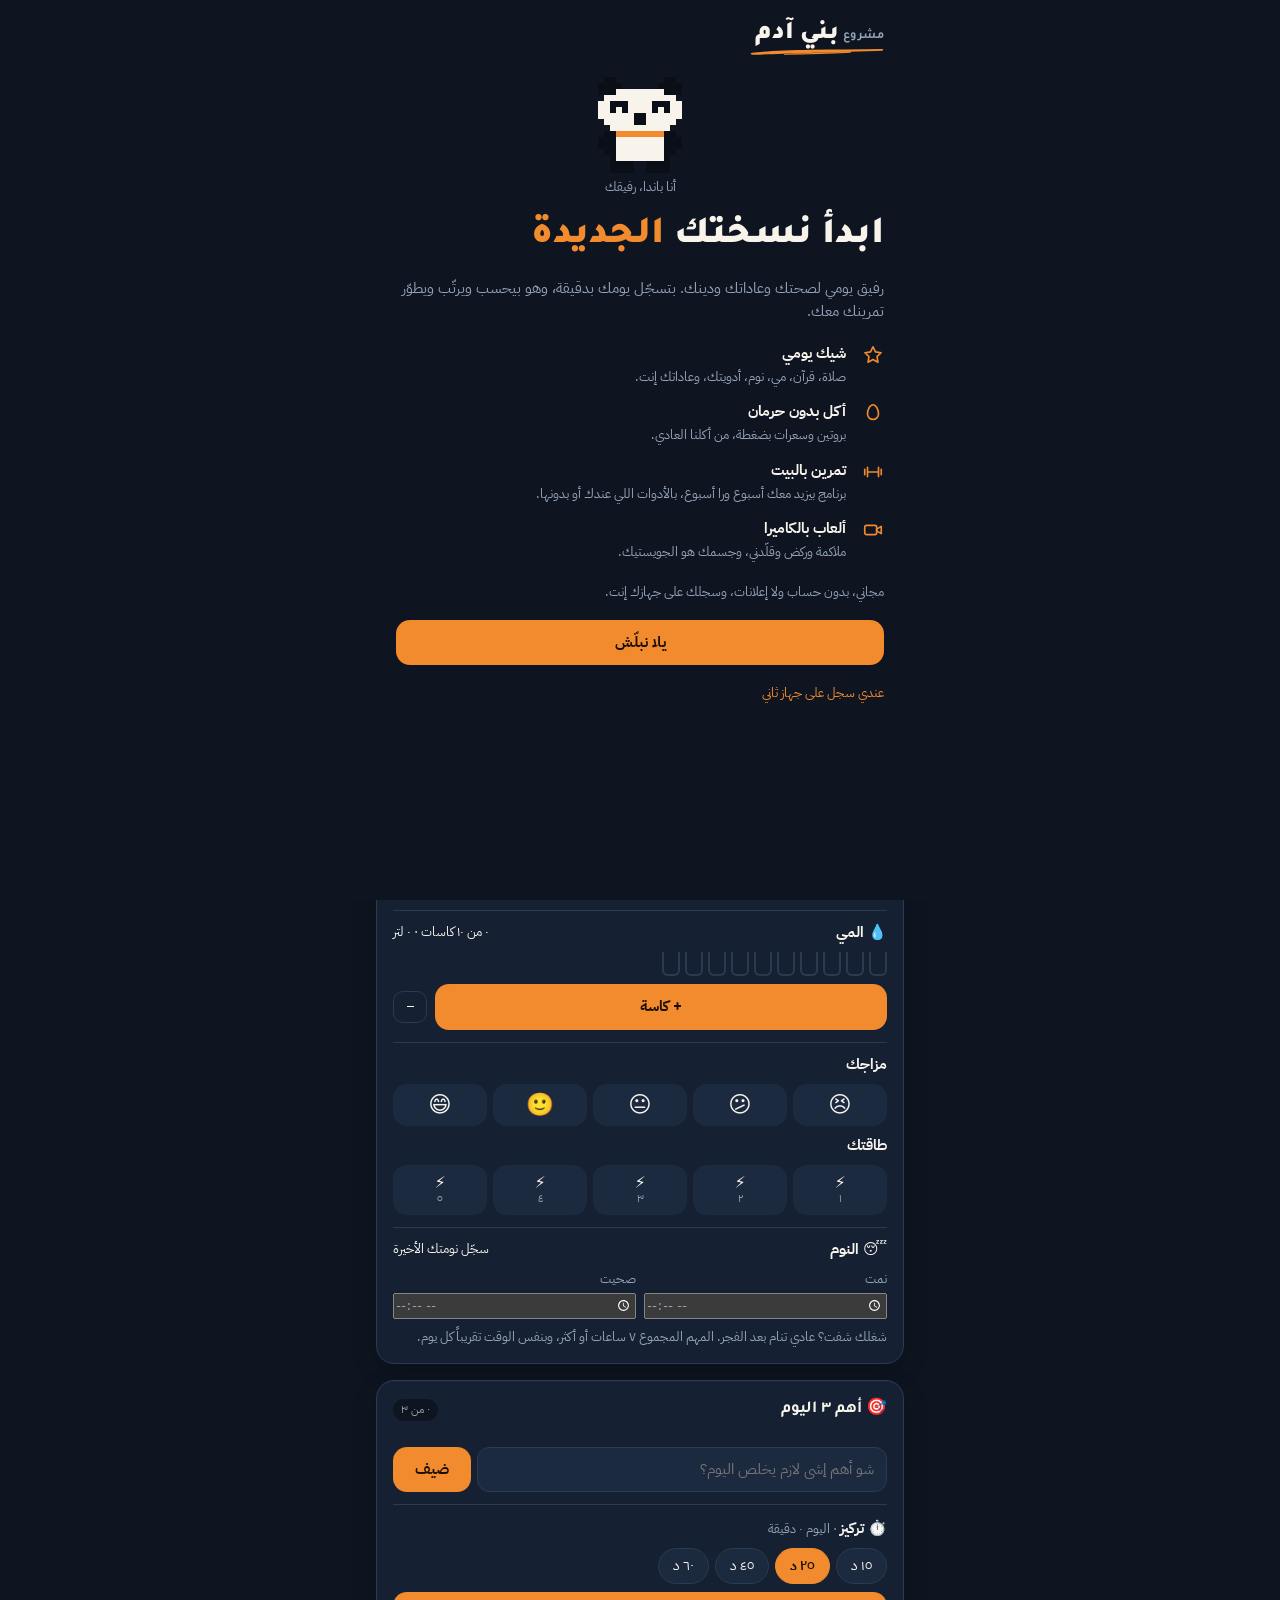
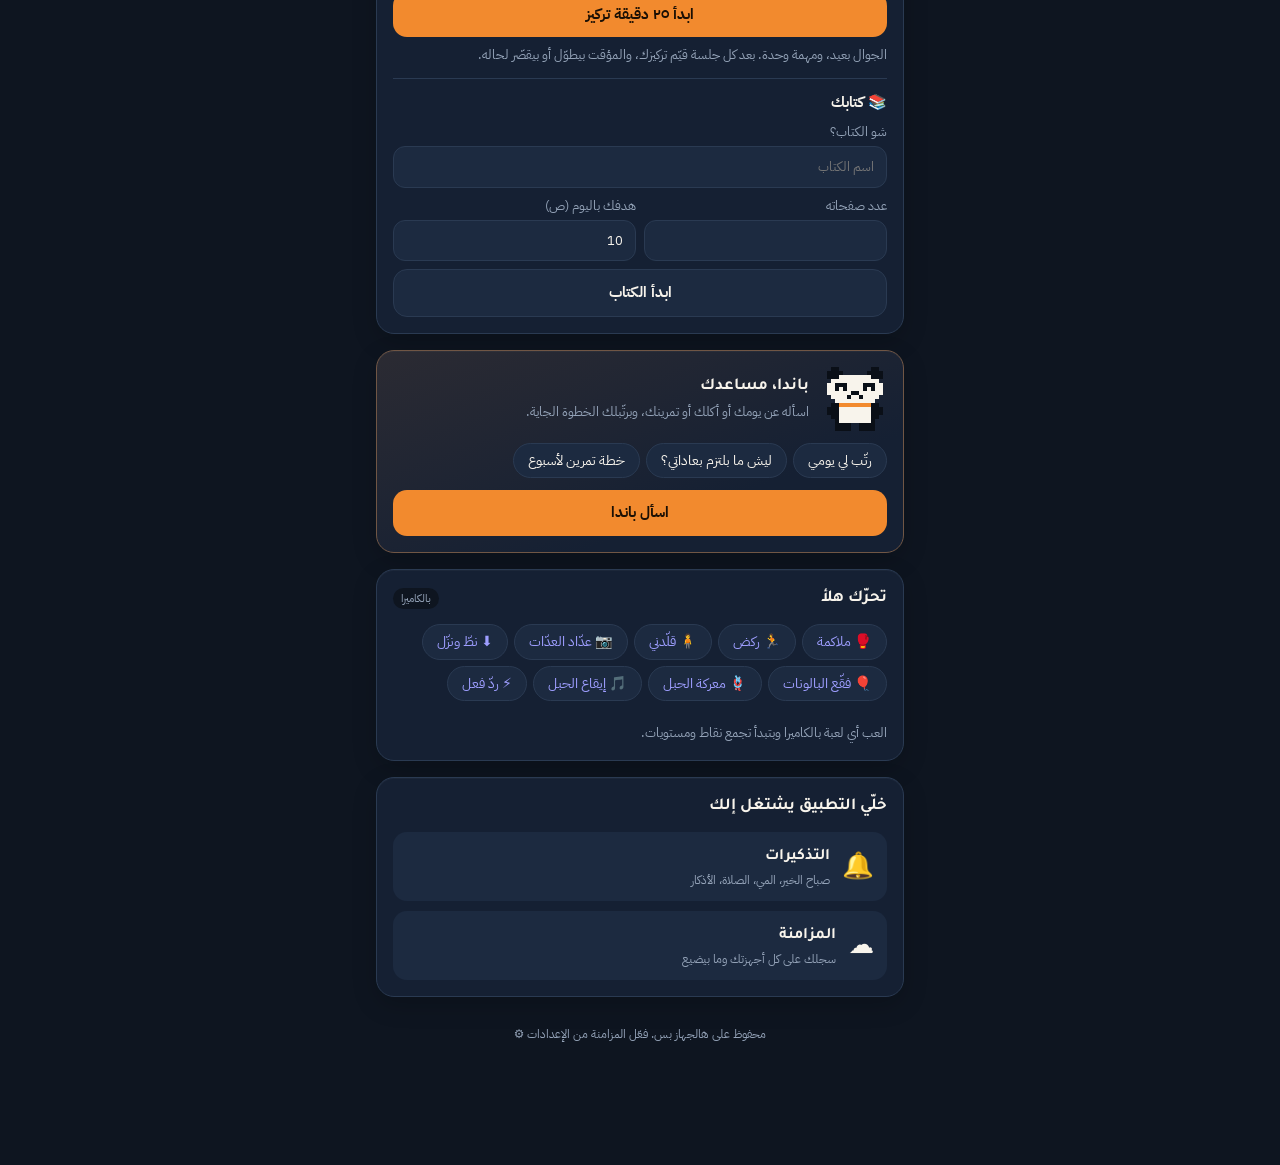
<file: index.html>
<!doctype html>
<html lang="ar" dir="rtl">
<head>
<meta charset="utf-8">
<meta name="viewport" content="width=device-width,initial-scale=1,viewport-fit=cover">
<style>html.fp body{position:fixed;top:0;left:0;width:100vh;height:100vw;overflow:auto;transform-origin:0 0}html.fp.a90 body{transform:rotate(-90deg) translateX(-100%)}html.fp.a270 body{transform:rotate(90deg) translateY(-100%)}</style>
<script>/* الجوال بيضل عمودي حتى لو الشاشة لفّت (بكروم ما في قفل دوران للمواقع) */(function(){try{var f=function(){var o=screen.orientation,a=o?o.angle:(window.orientation||0);a=((a%360)+360)%360;var ph=matchMedia("(pointer:coarse)").matches&&Math.min(screen.width,screen.height)<600,on=ph&&(a===90||a===270),c=document.documentElement.classList;c.toggle("fp",on);c.toggle("a90",on&&a===90);c.toggle("a270",on&&a===270);};f();if(screen.orientation)screen.orientation.addEventListener("change",f);addEventListener("orientationchange",f);}catch(e){}})();</script>
<script>(function(){try{var f=function(){var p=innerHeight>=innerWidth,s=p?Math.min(screen.width,screen.height):Math.max(screen.width,screen.height),z=1;if(matchMedia("(pointer:coarse)").matches&&s>0&&innerWidth>s*1.25)z=innerWidth/s;window.__Z=z;var s=document.documentElement.style;s.zoom=z===1?"":String(z);s.webkitTextSizeAdjust=s.textSizeAdjust="100%";};f();addEventListener("resize",f);}catch(e){window.__Z=1;}})();</script>
<title>مشروع بني آدم: رفيقك اليومي لصحتك وعاداتك</title>
<meta name="description" content="شيك يومي، أكل بدون حرمان، تمرين بالبيت، ألعاب بالكاميرا، ومساعد ذكي. مجاني، بدون حساب ولا إعلانات.">
<link rel="canonical" href="https://bani-adam.vercel.app/">
<meta property="og:type" content="website">
<meta property="og:site_name" content="مشروع بني آدم">
<meta property="og:locale" content="ar_JO">
<meta property="og:title" content="مشروع بني آدم">
<meta property="og:description" content="لما الكل نايم، أنا ببلّش. رفيقك اليومي لصحتك وعاداتك ودينك. مجاني وبدون حساب.">
<meta property="og:url" content="https://bani-adam.vercel.app/">
<meta property="og:image" content="https://bani-adam.vercel.app/brand/og-image.png">
<meta property="og:image:width" content="1200">
<meta property="og:image:height" content="630">
<meta property="og:image:alt" content="شعار مشروع بني آدم">
<meta name="twitter:card" content="summary_large_image">
<meta name="twitter:title" content="مشروع بني آدم">
<meta name="twitter:description" content="لما الكل نايم، أنا ببلّش. رفيقك اليومي لصحتك وعاداتك. مجاني وبدون حساب.">
<meta name="twitter:image" content="https://bani-adam.vercel.app/brand/og-image.png">
<meta name="theme-color" content="#0e1520">
<meta name="color-scheme" content="dark">
<link rel="icon" href="/brand/favicon.svg" type="image/svg+xml">
<link rel="apple-touch-icon" href="/brand/me-apple-touch.png">
<link rel="manifest" href="/manifest.webmanifest">
<meta name="apple-mobile-web-app-capable" content="yes">
<meta name="mobile-web-app-capable" content="yes">
<meta name="apple-mobile-web-app-title" content="بني آدم">
<script>if ("serviceWorker" in navigator) addEventListener("load", () => navigator.serviceWorker.register("/sw.js").catch(() => {}));</script>
<style>body{margin:0}:root{padding-top:env(safe-area-inset-top,0px);padding-bottom:env(safe-area-inset-bottom,0px)}</style>
</head>
<body>
<meta name="claude:viewport-fit-sides" content="cover">
<link rel="preconnect" href="https://fonts.googleapis.com">
<link rel="preconnect" href="https://fonts.gstatic.com" crossorigin>
<link rel="stylesheet" href="https://fonts.googleapis.com/css2?family=Tajawal:wght@500;700;800;900&family=IBM+Plex+Sans+Arabic:wght@400;500;600&display=swap">
<style>
/* Brand "مشروع بني آدم": one night look on purpose (navy, streetlight orange, warm white), whatever the phone theme. Layout: one phone column, brand + day counter header, four views behind a bottom tab bar. */
:root {
  --bg: #0e1520; --surface: #152033; --raise: #1c2a40; --line: #2a3a52;
  --fg: #f8f4ec; --muted: #94a3b8; --accent: #f28a2e; --accent-ink: #1a0f04;
  --good: #3ec28f; --warn: #e8b33f; --bad: #e5675a;
  --display: "Tajawal", "IBM Plex Sans Arabic", system-ui, sans-serif;
  --body: "IBM Plex Sans Arabic", "Segoe UI", Tahoma, system-ui, sans-serif;
  --swash: url("data:image/svg+xml,%3Csvg xmlns='http://www.w3.org/2000/svg' viewBox='0 0 200 30' preserveAspectRatio='none'%3E%3Cpath d='M196 4c3 0 4 6 1 8-26 3-70 6-108 9-32 3-58 5-80 8-6 1-9-6-4-9 20-6 52-10 86-12 36-2 72-3 105-4zM150 16c-30 3-62 6-96 10-3 0-3 3 0 3 34-2 66-5 96-9 2 0 2-4 0-4z' fill='%23F28A2E'/%3E%3C/svg%3E");
  --r: 18px; color-scheme: dark;
}

* { box-sizing: border-box; }
/* no font boosting: Chrome inflates text when it thinks the page is a desktop layout */
html { -webkit-text-size-adjust: 100%; text-size-adjust: 100%; }
[hidden] { display: none !important; }
body { background: var(--bg); color: var(--fg); font-family: var(--body); font-size: 15px; line-height: 1.55; }
button, input, select { font: inherit; color: inherit; }
button { cursor: pointer; }
:focus-visible { outline: 2px solid var(--accent); outline-offset: 2px; }
.wrap { max-width: 560px; margin: 0 auto; padding-left: max(16px, env(safe-area-inset-left, 0px)); padding-right: max(16px, env(safe-area-inset-right, 0px)); padding-block: 18px 110px; display: grid; gap: 16px; }
h1, h2, .num { font-family: var(--display); }
h2 { font-weight: 800; }
h2 { font-size: 1.05rem; margin: 0; font-weight: 700; text-wrap: balance; }
.muted { color: var(--muted); }
.small { font-size: .82rem; }
.tab-num { font-variant-numeric: tabular-nums; }

/* header */
.brand { grid-column: 1 / -1; display: flex; align-items: baseline; justify-content: space-between; gap: 10px; flex-wrap: wrap; }
.me { width: 44px; height: 44px; border-radius: 50%; border: 2px solid var(--accent); object-fit: cover; flex: none; background: var(--raise); }
.brand.cover { position: relative; display: block; border-radius: 20px; overflow: hidden; border: 1px solid var(--line); line-height: 0; }
.cover-img { display: block; width: 100%; height: auto; }
.brand.cover .gear { position: absolute; top: 10px; left: 10px; background: rgb(14 21 32 / .65); backdrop-filter: blur(6px); -webkit-backdrop-filter: blur(6px); border-color: rgb(255 255 255 / .18); line-height: normal; }
/* daily checklist: compact rows with due times */
.hlist { display: grid; gap: 4px; }
.hrow { display: flex; align-items: center; gap: 10px; padding: 8px 6px; border-radius: 12px; background: var(--raise); animation: vin .2s ease-out both; }
.hrow .hd, .hlegend .hd { flex: none; width: 12px; height: 12px; border-radius: 50%; display: inline-block; background: var(--muted); opacity: .55; }
.hd.s-warn { background: var(--accent); opacity: 1; box-shadow: 0 0 0 3px color-mix(in srgb, var(--accent) 25%, transparent); }
.hd.s-red { background: var(--bad, #e5675a); opacity: 1; box-shadow: 0 0 0 3px color-mix(in srgb, var(--bad, #e5675a) 25%, transparent); }
.hd.s-done { background: var(--good); opacity: 1; }
.hrow .ht { flex: 1; min-width: 0; text-align: start; background: none; border: 0; color: var(--fg); font-weight: 600; font-size: .95rem; padding: 4px 0; overflow-wrap: anywhere; }
.hrow.done .ht { color: var(--muted); text-decoration: line-through; text-decoration-color: color-mix(in srgb, var(--good) 70%, transparent); font-weight: 500; }
.hrow .auto-note { font-size: .68rem; color: var(--muted); font-weight: 400; margin-inline-start: 6px; }
.tm { position: relative; flex: none; display: inline-flex; align-items: center; gap: 4px; background: var(--bg); border: 1px solid var(--line); border-radius: 99px; padding: 3px 10px; font-size: .78rem; color: var(--muted); font-variant-numeric: tabular-nums; }
.tm.s-red { color: #f3b9b3; border-color: color-mix(in srgb, var(--bad, #e5675a) 55%, transparent); }
.tm.s-warn { color: var(--accent); border-color: color-mix(in srgb, var(--accent) 55%, transparent); }
.tm input { position: absolute; inset: 0; width: 100%; height: 100%; opacity: 0; padding: 0; border: 0; }
#fastProt { flex-wrap: nowrap; } #fastProt .chip { padding: 6px 9px; font-size: .82rem; } .fring { position: relative; width: 168px; height: 168px; margin: 10px auto; } .fring svg { width: 100%; height: 100%; transform: rotate(-90deg); } .fring circle { fill: none; stroke-width: 9; } .fring .bg { stroke: var(--raise); } .fring .fg { stroke: var(--accent); stroke-linecap: round; stroke-dasharray: 100; stroke-dashoffset: 100; transition: stroke-dashoffset .6s; } .fring.ok .fg { stroke: var(--good); } .fin { position: absolute; inset: 0; display: grid; place-content: center; text-align: center; gap: 2px; } .fin b { font-size: 1.9rem; font-family: var(--display); direction: ltr; }
.hok { flex: none; width: 30px; height: 30px; border-radius: 9px; border: 2px solid var(--line); background: none; color: var(--bg); font-weight: 800; display: grid; place-items: center; padding: 0; }
.hrow.done .hok { background: var(--good); border-color: var(--good); }
.hrow .hx { flex: none; background: none; border: 0; color: var(--muted); font-size: 1.1rem; padding: 0 4px; }
.hlegend { display: flex; flex-wrap: wrap; gap: 4px 12px; align-items: center; }
.hlegend span { display: inline-flex; align-items: center; gap: 5px; }
#habEdit[aria-pressed="true"] { background: var(--accent); color: var(--accent-ink); }
/* protein reference */
.rlist { display: grid; gap: 8px; }
.rrow { background: var(--surface); border: 1px solid var(--line); border-radius: 14px; overflow: hidden; }
.rrow.open { border-color: color-mix(in srgb, var(--accent) 55%, transparent); }
.rh { display: grid; grid-template-columns: 1fr auto; gap: 2px 10px; width: 100%; text-align: start; background: none; border: 0; color: var(--fg); padding: 10px 12px; align-items: center; }
.rn { font-weight: 600; font-size: .95rem; } .rn em { font-style: normal; font-weight: 400; font-size: .75rem; color: var(--muted); }
.rv { color: var(--accent); font-weight: 800; }
.rp { grid-row: span 2; display: grid; justify-items: end; line-height: 1.1; } .rp b { font-family: var(--display); font-size: 1.5rem; color: var(--accent); } .rp small { font-size: .65rem; color: var(--muted); }
.rm { font-size: .75rem; color: var(--muted); display: flex; flex-wrap: wrap; gap: 2px 12px; }
.rbar { grid-column: 1 / -1; height: 5px; border-radius: 99px; background: var(--raise); overflow: hidden; margin-top: 4px; } .rbar i { display: block; height: 100%; background: var(--good); }
.reff { grid-column: 1 / -1; font-size: .72rem; color: var(--good); }
.rcalc { padding: 0 12px 12px; display: grid; gap: 8px; } .rcalc label { display: grid; gap: 4px; font-size: .8rem; color: var(--muted); }
.rres { display: grid; grid-template-columns: repeat(4, minmax(0, 1fr)); gap: 6px; } .rres span { background: var(--raise); border-radius: 10px; padding: 6px 2px; text-align: center; font-size: .68rem; color: var(--muted); display: grid; } .rres b { font-size: .95rem; color: var(--fg); }
/* nutrition inside food tab */
#nutRoot .f { display: grid; gap: 4px; font-size: .85rem; color: var(--muted); }
#nutRoot select { width: 100%; background: var(--raise); border: 1px solid var(--line); border-radius: 12px; padding: 10px 12px; color: var(--fg); min-width: 0; font: inherit; }
.nk-main { background: var(--raise); border-radius: 14px; padding: 12px; display: grid; justify-items: center; margin-top: 4px; }
.nk-main b { font-family: var(--display); font-size: 2.2rem; color: var(--accent); line-height: 1.1; }
.nk-main span { color: var(--muted); font-size: .8rem; }
.nk-grid { display: grid; grid-template-columns: repeat(3, minmax(0, 1fr)); gap: 8px; margin-top: 8px; }
.nk { background: var(--raise); border-radius: 12px; padding: 8px 4px; display: grid; justify-items: center; text-align: center; }
.npro { display: grid; gap: 6px; } .npro .chip { display: grid; gap: 2px; text-align: start; border-radius: 14px; padding: 8px 12px; } .npro .chip small { font-size: .72rem; opacity: .75; font-weight: 400; }
.nk b { font-size: 1.05rem; } .nk span { font-size: .68rem; color: var(--muted); }
.nr-grid { display: grid; grid-template-columns: repeat(2, minmax(0, 1fr)); gap: 10px; }
.nr { position: relative; aspect-ratio: 4 / 5; border-radius: 16px; overflow: hidden; border: 1px solid var(--line); background: linear-gradient(160deg, #1f3a5f, #0e1520); padding: 0; color: #fff; text-align: start; cursor: pointer; }
.nr img { position: absolute; inset: 0; width: 100%; height: 100%; object-fit: cover; }
.nr .ic { position: absolute; inset: 0; display: grid; place-items: center; font-size: 3rem; opacity: .6; }
.nr .t { position: absolute; inset: auto 0 0 0; padding: 28px 10px 10px; background: linear-gradient(transparent, rgb(0 0 0 / .85)); font-weight: 700; font-size: .9rem; display: grid; gap: 4px; }
.nr .t i { font-style: normal; display: flex; flex-wrap: wrap; gap: 4px; } .nr .t em { font-style: normal; font-size: .66rem; background: rgb(255 255 255 / .18); border-radius: 99px; padding: 1px 7px; font-weight: 500; }
.nvid { position: relative; aspect-ratio: 16 / 9; border-radius: 14px; overflow: hidden; background: #000; }
.nvid iframe, .nvid img { position: absolute; inset: 0; width: 100%; height: 100%; border: 0; object-fit: cover; }
.nvid button { position: absolute; inset: 0; border: 0; background: none; padding: 0; width: 100%; }
.nvid .pl { position: absolute; inset: 0; margin: auto; width: 56px; height: 56px; border-radius: 50%; background: var(--accent); color: var(--accent-ink); display: grid; place-items: center; font-size: 1.4rem; }
.wordmark { font-family: var(--display); font-weight: 900; font-size: 1.6rem; line-height: 1; position: relative; padding-bottom: 7px; }
.wordmark small { font-weight: 700; font-size: .78rem; color: var(--muted); margin-inline-end: 4px; }
.wordmark::after { content: ""; position: absolute; inset: auto 0 0 -6px; height: 7px; background: var(--swash) no-repeat center / 100% 100%; }
.tagline { font-family: var(--display); font-weight: 700; font-size: .85rem; color: var(--accent); }
.top { display: grid; grid-template-columns: 1fr auto; gap: 14px; align-items: center; }
.eyebrow { font-size: .8rem; color: var(--accent); font-weight: 600; letter-spacing: .02em; }
.day { font-family: var(--display); font-weight: 900; font-size: clamp(2.1rem, 9vw, 2.8rem); line-height: 1.05; margin: 2px 0 4px; }
.day span { color: var(--accent); }
.track { height: 6px; background: var(--raise); border-radius: 99px; overflow: hidden; }
.track > i { display: block; height: 100%; background: var(--accent); border-radius: 99px; }
.ring { width: 92px; height: 92px; position: relative; }
.ring svg { width: 100%; height: 100%; transform: rotate(-90deg); }
.ring .lbl { position: absolute; inset: 0; display: grid; place-items: center; text-align: center; line-height: 1.1; }
.ring b { font-family: var(--display); font-size: 1.6rem; }

.view { display: grid; gap: 16px; align-content: start; }
.card { background: var(--surface); border: 1px solid var(--line); border-radius: var(--r); padding: 16px; display: grid; gap: 12px; min-width: 0; }
.row { display: flex; gap: 10px; align-items: center; flex-wrap: wrap; }
.spread { justify-content: space-between; }

/* checklist */
.checks { display: grid; gap: 8px; }
.chk { display: grid; grid-template-columns: 30px 22px 1fr auto; gap: 12px; align-items: center; text-align: start; width: 100%; background: var(--raise); border: 1px solid transparent; border-radius: 14px; padding: 11px 12px; }
.chk .ic { color: var(--accent); display: grid; place-items: center; }
.chk .ic svg { width: 22px; height: 22px; }
.chk .box { width: 28px; height: 28px; border-radius: 9px; border: 2px solid var(--line); display: grid; place-items: center; font-weight: 800; }
.chk[aria-pressed="true"] { border-color: color-mix(in srgb, var(--good) 55%, transparent); }
.chk[aria-pressed="true"] .box { background: var(--good); border-color: var(--good); color: var(--bg); }
.chk .t { font-weight: 600; }
.chk .s { display: block; font-size: .78rem; color: var(--muted); font-weight: 400; }
.chk.first { border-color: color-mix(in srgb, var(--accent) 50%, transparent); }
.tag { font-size: .7rem; padding: 2px 8px; border-radius: 99px; background: var(--bg); color: var(--muted); white-space: nowrap; }

/* food */
.bars { display: grid; gap: 10px; }
.bar-h { display: flex; justify-content: space-between; font-size: .85rem; }
.bar { height: 10px; background: var(--raise); border-radius: 99px; overflow: hidden; }
.bar > i { display: block; height: 100%; border-radius: 99px; background: var(--accent); }
.bar.ok > i { background: var(--good); }
.bar.over > i { background: var(--bad); }
.grid2 { display: grid; grid-template-columns: repeat(auto-fill, minmax(132px, 1fr)); gap: 8px; }
.food { background: var(--raise); border: 1px solid var(--line); border-radius: 14px; padding: 10px; text-align: start; display: grid; gap: 2px; }
.food b { font-weight: 600; font-size: .92rem; }
.food small { color: var(--muted); font-size: .74rem; }
.food.slip { border-style: dashed; }
.food:active { transform: scale(.97); }
.list { display: grid; gap: 6px; margin: 0; padding: 0; list-style: none; }
.list li { display: flex; align-items: center; justify-content: space-between; gap: 8px; padding: 8px 10px; background: var(--raise); border-radius: 12px; }
.mini { border: 1px solid var(--line); background: var(--surface); border-radius: 10px; min-width: 34px; height: 32px; padding: 0 8px; }

/* train */
.timer { display: grid; justify-items: center; gap: 12px; }
.tring { width: 170px; height: 170px; border-radius: 50%; display: grid; place-items: center; }
.tring > div { width: 140px; height: 140px; border-radius: 50%; background: var(--surface); display: grid; place-items: center; font-family: var(--display); font-size: 2.6rem; font-weight: 800; }
.chips { display: flex; gap: 6px; flex-wrap: wrap; justify-content: center; }
.chip { border: 1px solid var(--line); background: var(--raise); border-radius: 99px; padding: 6px 14px; font-size: .88rem; }
.chip[aria-pressed="true"] { background: var(--accent); color: var(--accent-ink); border-color: var(--accent); font-weight: 600; }
.btn { background: var(--accent); color: var(--accent-ink); border: 0; border-radius: 14px; padding: 11px 22px; font-weight: 700; }
.btn.ghost { background: var(--raise); color: var(--fg); border: 1px solid var(--line); }
.form { display: grid; grid-template-columns: 1fr 1fr; gap: 8px; }
.form .full { grid-column: 1 / -1; }
label.f { display: grid; gap: 4px; font-size: .8rem; color: var(--muted); }
input[type=text], input[type=number], input[type=date] { width: 100%; background: var(--raise); border: 1px solid var(--line); border-radius: 12px; padding: 10px 12px; color: var(--fg); min-width: 0; }
.hint { font-size: .82rem; color: var(--accent); min-height: 1.2em; }

/* progress */
.chart { width: 100%; height: auto; display: block; }
.stats { display: grid; grid-template-columns: repeat(3, 1fr); gap: 8px; }
.stat { background: var(--raise); border-radius: 14px; padding: 10px; text-align: center; }
.stat b { display: block; font-family: var(--display); font-size: 1.35rem; }
.stat span { font-size: .74rem; color: var(--muted); }
.strip { display: grid; grid-template-columns: repeat(14, 1fr); gap: 4px; }
.strip i { aspect-ratio: 1; max-width: 100%; border-radius: 6px; background: var(--raise); display: block; }
.strip i.g { background: var(--good); } .strip i.w { background: var(--warn); } .strip i.b { background: color-mix(in srgb, var(--bad) 70%, var(--raise)); }

/* tab bar */
nav.tabs { position: fixed; inset: auto 0 0 0; background: color-mix(in srgb, var(--surface) 94%, transparent); backdrop-filter: blur(10px); border-top: 1px solid var(--line); display: grid; grid-template-columns: repeat(4, 1fr); padding: 6px max(8px, env(safe-area-inset-right, 0px)) calc(6px + env(safe-area-inset-bottom, 0px)) max(8px, env(safe-area-inset-left, 0px)); z-index: 5; }
nav.tabs button { background: none; border: 0; border-radius: 12px; padding: 7px 2px; display: grid; justify-items: center; gap: 2px; font-size: .78rem; color: var(--muted); }
nav.tabs button svg { width: 22px; height: 22px; }
nav.tabs button[aria-selected="true"] { color: var(--accent); font-weight: 600; }
.status { font-size: .74rem; color: var(--muted); text-align: center; }
.toast { position: fixed; left: 50%; bottom: calc(80px + env(safe-area-inset-bottom, 0px)); transform: translateX(-50%); background: var(--fg); color: var(--bg); padding: 8px 16px; border-radius: 99px; font-size: .85rem; opacity: 0; transition: opacity .2s; pointer-events: none; z-index: 6; }
.toast.on { opacity: 1; }
/* training */
.seg { display: grid; grid-template-columns: repeat(4, 1fr); gap: 4px; background: var(--raise); padding: 4px; border-radius: 14px; }
.seg button { border: 0; background: none; border-radius: 10px; padding: 8px 2px; font-size: .85rem; color: var(--muted); }
.seg button[aria-selected="true"] { background: var(--surface); color: var(--fg); font-weight: 600; box-shadow: 0 1px 2px rgb(0 0 0 / .15); }
.sess-head { display: grid; gap: 6px; }
.hab-add { display: block; text-align: center; border: 1.5px dashed var(--line); border-radius: 14px; padding: 10px; color: var(--accent); font-weight: 700; list-style: none; }
.hab-add::-webkit-details-marker { display: none; }
#habBox[open] .hab-add { border-style: solid; }
.tile-row { display: flex !important; flex-direction: row; align-items: center; gap: 12px; }
.sprog { display: grid; gap: 6px; padding: 2px 4px; }
.ex-mini { display: flex; align-items: center; gap: 10px; width: 100%; text-align: start; background: var(--surface); border: 1px solid var(--line); border-radius: 16px; padding: 10px 12px; color: var(--fg); font: inherit; }
.ex-mini > i { font-style: normal; flex: none; width: 40px; height: 40px; border-radius: 50%; display: grid; place-items: center; background: var(--raise); font-size: .8rem; color: var(--muted); }
.ex-mini > span:nth-child(2) { flex: 1; display: grid; gap: 2px; } .ex-mini small { color: var(--muted); font-size: .74rem; }
.ex-mini.ok { opacity: .7; } .ex-mini.ok > i { background: var(--good); color: #0E1520; font-weight: 700; }
.sess-name { font-family: var(--display); font-size: 1.6rem; font-weight: 800; line-height: 1.1; }
.sess-name small { font-family: var(--body); font-size: .8rem; color: var(--muted); font-weight: 400; display: block; margin-top: 4px; }
.ex { border: 1px solid var(--line); background: var(--surface); border-radius: var(--r); padding: 14px; display: grid; gap: 10px; }
.ex.done { border-color: color-mix(in srgb, var(--good) 55%, var(--line)); }
.ex-h { display: flex; justify-content: space-between; align-items: flex-start; gap: 10px; }
.ex-h b { font-size: 1rem; }
.ex-meta { font-size: .78rem; color: var(--muted); }
.sug { font-size: .82rem; padding: 7px 10px; border-radius: 10px; background: var(--raise); }
.sug.up { background: color-mix(in srgb, var(--good) 16%, var(--raise)); color: var(--fg); }
.sets { display: grid; gap: 6px; }
.set { display: grid; grid-template-columns: 26px 1fr 1fr 44px; gap: 6px; align-items: center; }
.set .n { font-family: var(--display); color: var(--muted); text-align: center; }
.set input { padding: 8px; text-align: center; }
.set .ok { height: 40px; border-radius: 12px; border: 2px solid var(--line); background: var(--raise); font-weight: 800; }
.set.is-done input { border-color: transparent; background: color-mix(in srgb, var(--good) 12%, var(--raise)); }
.set.is-done .ok { background: var(--good); border-color: var(--good); color: var(--bg); }
.set-h { display: grid; grid-template-columns: 26px 1fr 1fr 44px; gap: 6px; font-size: .72rem; color: var(--muted); text-align: center; }
.cues { margin: 0; padding-inline-start: 18px; font-size: .85rem; display: grid; gap: 4px; }
.warn { font-size: .8rem; color: var(--warn); }
details.mini-d summary { cursor: pointer; font-size: .82rem; color: var(--accent); list-style: none; }
details.mini-d summary::-webkit-details-marker { display: none; }
.lib-f { display: flex; gap: 6px; flex-wrap: wrap; }
.mbar { display: grid; grid-template-columns: 70px 1fr 34px; gap: 8px; align-items: center; font-size: .85rem; }
.mbar .bar { height: 8px; position: relative; }
.mbar .zone { position: absolute; inset: 0 auto 0 0; background: color-mix(in srgb, var(--good) 22%, transparent); }
.big-t { font-family: var(--display); font-size: 3.4rem; font-weight: 800; text-align: center; line-height: 1; }
.phase { text-align: center; font-weight: 700; }
.phase.work { color: var(--accent); } .phase.rest { color: var(--good); }
.call { display: grid; gap: 4px; text-align: center; padding: 14px; border-radius: 16px; background: var(--raise); }
.call b { font-family: var(--display); font-size: 2rem; line-height: 1.15; color: var(--accent); }
.call .sub { font-size: .88rem; }
.call .nx { font-size: .78rem; color: var(--muted); }
.call.rest b { color: var(--good); }
.cam-list a { display: grid; gap: 2px; width: 100%; color: inherit; text-decoration: none; }
.cam-list li { padding: 10px 12px; }
.cam-list li:first-child { background: color-mix(in srgb, var(--accent) 16%, var(--raise)); }
.restbar { position: fixed; left: 0; right: 0; bottom: calc(62px + env(safe-area-inset-bottom, 0px)); z-index: 5; display: flex; justify-content: center; padding-left: max(16px, env(safe-area-inset-left, 0px)); padding-right: max(16px, env(safe-area-inset-right, 0px)); pointer-events: none; }
.restbar > div { pointer-events: auto; display: flex; align-items: center; gap: 10px; background: var(--fg); color: var(--bg); border-radius: 99px; padding: 6px 8px 6px 16px; box-shadow: 0 6px 20px rgb(0 0 0 / .25); }
.restbar b { font-family: var(--display); font-size: 1.3rem; min-width: 3.2ch; text-align: center; }
.restbar button { border: 0; border-radius: 99px; padding: 6px 12px; background: color-mix(in srgb, var(--bg) 18%, var(--fg)); color: var(--bg); font-size: .82rem; }
/* panda assistant */
.panda { display: inline-block; line-height: 0; position: relative; image-rendering: pixelated; }
.panda svg { display: block; shape-rendering: crispEdges; }
.panda.cheer { animation: pjump .5s ease-out 3; }
@keyframes pjump { 0%,100% { transform: translateY(0) } 40% { transform: translateY(-14%) } }
.panda.sleep::after { content: "z z"; position: absolute; top: -4px; inset-inline-end: -10px; font: 700 11px/1 var(--display); color: var(--accent); letter-spacing: 2px; line-height: 1; }
.pfab { position: fixed; z-index: 6; left: max(12px, env(safe-area-inset-left, 0px)); bottom: calc(76px + env(safe-area-inset-bottom, 0px)); width: 58px; height: 58px; border-radius: 50%; border: 2px solid var(--accent); background: var(--surface); display: grid; place-items: center; padding: 0; box-shadow: 0 6px 18px rgb(0 0 0 / .4); }
.psheet { position: fixed; z-index: 8; left: 0; right: 0; bottom: 0; max-height: min(78vh, 640px); height: 78vh; background: var(--bg); border-top: 2px solid var(--accent); border-radius: 22px 22px 0 0; display: grid; grid-template-rows: auto 1fr auto; box-shadow: 0 -10px 40px rgb(0 0 0 / .5); padding-bottom: env(safe-area-inset-bottom, 0px); }
.psheet > * { max-width: 560px; width: 100%; margin-inline: auto; padding-inline: max(14px, env(safe-area-inset-left, 0px)); min-width: 0; }
.phead { display: flex; align-items: center; gap: 12px; padding-top: 12px; padding-bottom: 8px; }
.phead b { font-family: var(--display); font-size: 1.1rem; display: block; }
.phead .x { margin-inline-start: auto; }
.pmsgs { overflow-y: auto; overscroll-behavior: contain; display: flex; flex-direction: column; gap: 10px; padding-block: 6px; }
.bub { max-width: 88%; padding: 10px 14px; border-radius: 16px; white-space: pre-wrap; overflow-wrap: anywhere; font-size: .95rem; }
.bub.me { align-self: flex-start; background: var(--accent); color: var(--accent-ink); border-end-start-radius: 4px; font-weight: 500; }
.bub.bot { align-self: flex-end; background: var(--surface); border: 1px solid var(--line); border-end-end-radius: 4px; }
.bub.err { align-self: stretch; max-width: 100%; text-align: center; color: var(--warn); font-size: .85rem; background: none; border: 0; }
.dots i { display: inline-block; width: 6px; height: 6px; margin: 0 2px; border-radius: 1px; background: var(--muted); animation: pdot 1s infinite; }
.dots i:nth-child(2) { animation-delay: .15s } .dots i:nth-child(3) { animation-delay: .3s }
@keyframes pdot { 0%,60%,100% { opacity: .3 } 30% { opacity: 1 } }
.pform { padding-top: 8px; padding-bottom: 12px; display: grid; gap: 8px; border-top: 1px solid var(--line); background: var(--bg); }
.pform .row { flex-wrap: nowrap; }
.pform input[type=text] { flex: 1; }
.pnote { font-size: .74rem; color: var(--muted); margin: 0; }
.pwelcome { display: grid; justify-items: center; gap: 4px; padding-top: 4px; }
/* settings + first-run setup */
.gear { background: var(--raise); border: 1px solid var(--line); border-radius: 12px; width: 38px; height: 38px; display: grid; place-items: center; color: var(--muted); padding: 0; }
.gear svg { width: 20px; height: 20px; }
.gear[aria-pressed="true"] { color: var(--accent); border-color: var(--accent); }
.setup { position: fixed; inset: 0; z-index: 20; background: var(--bg); overflow-y: auto; overscroll-behavior: contain; }
.setup .in { max-width: 520px; margin: 0 auto; padding-left: max(16px, env(safe-area-inset-left, 0px)); padding-right: max(16px, env(safe-area-inset-right, 0px)); padding-block: calc(22px + env(safe-area-inset-top, 0px)) calc(32px + env(safe-area-inset-bottom, 0px)); display: grid; gap: 18px; }
.steps { display: flex; gap: 6px; }
.steps i { flex: 1; height: 4px; border-radius: 99px; background: var(--raise); }
.steps i.on { background: var(--accent); }
.setup h1 { font-family: var(--display); font-size: clamp(1.8rem, 8vw, 2.4rem); font-weight: 900; line-height: 1.15; margin: 0; text-wrap: balance; }
.setup h1 em { font-style: normal; color: var(--accent); }
.lead { color: var(--muted); margin: 0; }
.feat { display: grid; gap: 12px; margin: 0; padding: 0; list-style: none; }
.feat li { display: grid; grid-template-columns: 26px 1fr; gap: 12px; align-items: start; }
.feat li svg { width: 22px; height: 22px; color: var(--accent); margin-top: 2px; }
.feat b { display: block; }
.q { display: grid; gap: 8px; }
.q > b { font-size: .95rem; }
.q > p { margin: -4px 0 0; }
.opts { display: flex; flex-wrap: wrap; gap: 6px; }
.opt { border: 1px solid var(--line); background: var(--raise); border-radius: 12px; padding: 9px 14px; text-align: start; }
.opt small { display: block; color: var(--muted); font-size: .74rem; }
.opt[aria-pressed="true"] { border-color: var(--accent); background: color-mix(in srgb, var(--accent) 16%, var(--raise)); }
.navrow { display: flex; gap: 8px; }
.navrow .btn { flex: 1; }
.err { color: var(--bad); font-size: .85rem; min-height: 1.2em; margin: 0; }
.medrow { display: grid; grid-template-columns: 1fr 1fr 34px; gap: 6px; align-items: center; }
.medrow.one { grid-template-columns: 1fr 34px; }
.sum { display: grid; grid-template-columns: repeat(3, 1fr); gap: 8px; }
.note { background: var(--raise); border-radius: 14px; padding: 12px 14px; font-size: .85rem; margin: 0; }
.note.warn-n { border: 1px solid color-mix(in srgb, var(--warn) 45%, transparent); }
/* polish: global look, panda tab, discover cards */
nav.tabs { grid-template-columns: repeat(5, 1fr); gap: 2px; }
nav.tabs button { font-size: .7rem; white-space: nowrap; }
nav.tabs button { position: relative; transition: color .15s, background .15s, transform .12s; }
nav.tabs button:active { transform: scale(.94); }
nav.tabs button[aria-selected="true"] { background: color-mix(in srgb, var(--accent) 13%, transparent); }
nav.tabs button[data-panda] { color: var(--fg); }
nav.tabs button[data-panda] .panda { margin-block: 1px; filter: drop-shadow(0 0 6px color-mix(in srgb, var(--accent) 45%, transparent)); }
.pfab { display: none !important; }
.view:not([hidden]) { animation: vin .28s ease-out both; }
@keyframes vin { from { opacity: 0; transform: translateY(8px); } to { opacity: 1; transform: none; } }
.card { box-shadow: 0 1px 0 rgb(255 255 255 / .03) inset, 0 8px 24px rgb(0 0 0 / .18); transition: border-color .2s; }
.btn { transition: transform .12s, filter .15s; }
.btn:active { transform: scale(.98); }
.btn:hover { filter: brightness(1.06); }
.chk { transition: border-color .2s, background .2s, transform .12s; }
.chk:active { transform: scale(.985); }
.chip { transition: background .15s, border-color .15s, transform .12s; }
.chip:active { transform: scale(.96); }
.panda-card { background: linear-gradient(160deg, color-mix(in srgb, var(--accent) 10%, var(--surface)), var(--surface) 70%); border-color: color-mix(in srgb, var(--accent) 35%, var(--line)); }
.pc-top { display: flex; gap: 14px; align-items: center; }
.pc-top p { margin: 2px 0 0; }
.tiles { display: grid; grid-template-columns: 1fr 1fr; gap: 10px; }
.tile { display: grid; gap: 2px; align-content: start; text-align: start; text-decoration: none; color: inherit; background: var(--raise); border: 1px solid transparent; border-radius: 14px; padding: 12px; transition: border-color .15s, transform .12s; }
.tile:hover, .tile:focus-visible { border-color: color-mix(in srgb, var(--accent) 55%, transparent); }
.tile:active { transform: scale(.98); }
.tile b { font-family: var(--display); font-size: 1rem; }
.tile .e { font-size: 1.6rem; line-height: 1.2; }
.tile .s { font-size: .76rem; color: var(--muted); line-height: 1.35; }
.tiles.one { grid-template-columns: 1fr; }
.tiles.one .tile { grid-template-columns: auto 1fr; align-items: center; column-gap: 12px; }
.tiles.one .tile .e { grid-row: span 2; }
.rem-back { position: fixed; inset: 0; z-index: 20; background: rgb(8 12 20 / .72); backdrop-filter: blur(6px); display: grid; place-items: center; padding: 20px; animation: rin .22s ease-out both; }
.rem-back[hidden] { display: none; }
.rem { width: min(100%, 340px); background: var(--surface); border: 2px solid var(--accent); border-radius: 24px; padding: 22px 20px 18px; display: grid; justify-items: center; gap: 10px; text-align: center; box-shadow: 0 20px 60px rgb(0 0 0 / .55); animation: rpop .3s cubic-bezier(.2,1.3,.4,1) both; }
.rem h2 { font-size: 1.35rem; margin: 0; }
.rem p { margin: 0; font-size: 1.02rem; line-height: 1.6; }
.rem .btn { width: 100%; margin-top: 6px; }
@keyframes rin { from { opacity: 0; } to { opacity: 1; } }
@keyframes rpop { from { opacity: 0; transform: scale(.88) translateY(12px); } to { opacity: 1; transform: none; } }
@media (prefers-reduced-motion: reduce) { * { transition: none !important; animation: none !important; } }
</style>

<div class="wrap" dir="rtl" lang="ar">
  <header class="top">
    <div class="brand cover"><img class="cover-img" src="/brand/cover.webp" alt="مشروع بني آدم — لما الكل نايم، أنا ببلّش" width="1228" height="376" fetchpriority="high" decoding="async"><button type="button" class="gear" id="gear" aria-label="أنا: تقدّمي وإعداداتي" aria-pressed="false"><svg viewBox="0 0 24 24" fill="none" stroke="currentColor" stroke-width="1.8" stroke-linecap="round" stroke-linejoin="round" aria-hidden="true"><circle cx="12" cy="8" r="4"/><path d="M4 21a8 8 0 0 1 16 0"/></svg></button></div>
    <div>
      <div class="eyebrow" id="dateLine">الليل إلك</div>
      <div class="day" id="dayTitle">يوم <span>1</span></div>
      <div class="track" aria-hidden="true"><i id="dayBar" style="width:1%"></i></div>
      <div class="small muted" id="toRamadan" style="margin-top:6px"></div>
    </div>
    <div class="ring" aria-label="نتيجة اليوم">
      <svg viewBox="0 0 40 40"><circle cx="20" cy="20" r="17" fill="none" stroke="var(--raise)" stroke-width="4"/><circle id="ringArc" cx="20" cy="20" r="17" fill="none" stroke="var(--accent)" stroke-width="4" stroke-linecap="round" stroke-dasharray="0 107"/></svg>
      <div class="lbl"><div><b id="scoreNum">0</b><div class="small muted" id="scoreOf"></div></div></div>
    </div>
  </header>

  <!-- TODAY -->
  <section id="v-today" class="view" aria-labelledby="t-today">
    <div class="card">
      <div class="row spread"><h2>الشيك اليومي</h2><span class="row" style="gap:6px"><button type="button" class="mini" id="habEdit" aria-pressed="false" aria-label="تعديل">✎</button><span class="tag" id="goalTag"></span></span></div>
      <div class="hlist" id="checks"></div>
      <div class="hlegend small muted"><span><i class="hd s-gray"></i> لسا</span><span><i class="hd s-warn"></i> قرّب</span><span><i class="hd s-red"></i> فات وقتها</span><span><i class="hd s-done"></i> تمّت</span></div>
      <details class="mini-d" id="habBox"><summary class="hab-add">＋ ضيف بند على الشيك اليومي</summary>
        <div class="chips hab-sug" style="justify-content:flex-start;margin-top:10px"><button type="button" class="chip" data-habsug="مشي ٣٠ دقيقة">+ مشي ٣٠ دقيقة</button><button type="button" class="chip" data-habsug="أذكار الصباح">+ أذكار الصباح</button><button type="button" class="chip" data-habsug="قراءة ١٠ صفحات">+ قراءة ١٠ صفحات</button><button type="button" class="chip" data-habsug="بدون سكر اليوم">+ بدون سكر اليوم</button><button type="button" class="chip" data-habsug="تمدد ٥ دقايق">+ تمدد ٥ دقايق</button><button type="button" class="chip" data-habsug="نوم بوقت ثابت">+ نوم بوقت ثابت</button><button type="button" class="chip" data-habsug="بدون معجنات">+ بدون معجنات</button><button type="button" class="chip" data-habsug="صدقة">+ صدقة</button></div>
        <div class="form" style="margin-top:10px">
          <label class="f full" for="habN">شو العادة؟<input type="text" id="habN" maxlength="30" placeholder="مثلاً: مشي بعد العشا"></label>
          <label class="f" for="habT">موعدها (اختياري)<input type="time" id="habT"></label>
          <label class="f full" for="habA">بعد شو بتعملها؟ (اختياري)<input type="text" id="habA" maxlength="30" placeholder="مثلاً: بعد صلاة العشا، بعد قهوة الصبح"></label>
          <button class="btn" id="habAdd" type="button" style="align-self:end">ضيفها</button>
        </div>
      </details>
      <p class="small muted" style="margin:0">اضغط على العادة أو على ✓ لما تخلصها، واضغط على الوقت لتغيّره. يوم خربان؟ عادي. القاعدة وحدة: ما تفوّت يومين ورا بعض.</p>
    </div>
    <div id="lfQuick"></div>
    <div id="lfProd"></div>
    <div class="card panda-card" id="pandaCard">
      <div class="pc-top"><span class="panda" id="pcard" data-px="64"></span><div><h2>باندا، مساعدك</h2><p class="small muted">اسأله عن يومك أو أكلك أو تمرينك، وبرتّبلك الخطوة الجاية.</p></div></div>
      <div class="chips" id="pcChips" style="justify-content:flex-start"></div>
      <button class="btn" id="pcOpen" type="button">اسأل باندا</button>
    </div>
    <div class="card" id="moveCard">
      <div class="row spread"><h2>تحرّك هلأ</h2><span class="tag">بالكاميرا</span></div>
      <div class="chips" style="justify-content:flex-start">
        <a class="chip" data-cam="boxing.html" target="_blank" rel="noopener">🥊 ملاكمة</a>
        <a class="chip" data-cam="game.html" target="_blank" rel="noopener">🏃 ركض</a>
        <a class="chip" data-cam="mimic.html" target="_blank" rel="noopener">🧍 قلّدني</a>
        <a class="chip" data-cam="coach.html" target="_blank" rel="noopener">📷 عدّاد العدّات</a>
        <a class="chip" data-cam="dodge.html" target="_blank" rel="noopener">⬇️ نطّ ونزّل</a>
        <a class="chip" data-cam="balloon.html" target="_blank" rel="noopener">🎈 فقّع البالونات</a>
        <a class="chip" data-cam="band.html" target="_blank" rel="noopener">🪢 معركة الحبل</a>
        <a class="chip" data-cam="rhythm.html" target="_blank" rel="noopener">🎵 إيقاع الحبل</a>
        <a class="chip" data-cam="reflex.html" target="_blank" rel="noopener">⚡ ردّ فعل</a>
      </div>
      <div id="gxp"></div>
    </div>
    <div class="card" id="moreCard">
      <h2>خلّي التطبيق يشتغل إلك</h2>
      <div class="tiles one">
        <button type="button" class="tile" data-goset="pushCard"><span class="e">🔔</span><b>التذكيرات</b><span class="s">صباح الخير، المي، الصلاة، الأذكار</span></button>
        <button type="button" class="tile" data-goset="syncCard"><span class="e">☁️</span><b>المزامنة</b><span class="s">سجلك على كل أجهزتك وما بيضيع</span></button>
        <button type="button" class="tile" id="installTile" hidden><span class="e">📲</span><b>ضيفه لشاشة جوالك</b><span class="s">يفتح مثل أي تطبيق، وبدون نت</span></button>
      </div>
    </div>
  </section>

  <!-- FOOD -->
  <section id="v-food" class="view" hidden>
    <div class="seg" role="tablist" aria-label="أقسام الأكل" id="foodSeg" style="grid-template-columns:repeat(4,1fr)">
      <button type="button" role="tab" data-fs="day" aria-selected="true">أكل اليوم</button>
      <button type="button" role="tab" data-fs="calc" aria-selected="false">الحاسبة</button>
      <button type="button" role="tab" data-fs="rec" aria-selected="false">الوصفات</button>
      <button type="button" role="tab" data-fs="ref" aria-selected="false">البروتين</button>
    </div>
    <div id="fs-day" style="display:grid;gap:16px">
    <div class="card" id="fastCard">
      <div class="row spread"><h2>الصيام المتقطع</h2><span class="tag" id="fastTag">مو شغّال</span></div>
      <div class="chips" id="fastProt" style="justify-content:flex-start;margin-top:8px" role="group" aria-label="نظام الصيام"></div>
      <div class="fring"><svg viewBox="0 0 120 120" aria-hidden="true"><circle cx="60" cy="60" r="52" class="bg"/><circle cx="60" cy="60" r="52" class="fg" id="fastArc" pathLength="100"/></svg><div class="fin"><b class="tab-num" id="fastEl">٠٠:٠٠</b><span class="small muted" id="fastSub">اضغط ابدأ لما تبلّش</span></div></div>
      <p class="small" id="fastNote" style="text-align:center;margin:0;min-height:1.4em"></p>
      <div class="row" id="fastTimes" style="justify-content:center;gap:10px" hidden><label class="mini" style="display:inline-flex;gap:6px;align-items:center">بديت <input type="time" id="fastStart" style="background:none;border:0;color:var(--fg);font:inherit"></label><span class="small muted" id="fastEnd"></span></div>
      <button class="btn full" type="button" id="fastBtn" style="width:100%;margin-top:10px">ابدأ الصيام</button>
      <div id="fastHist" class="small muted" style="margin-top:10px"></div>
      <p class="small muted" style="margin:10px 0 0">الصيام مش لكل الناس: إذا عندك سكري أو بتاخد أدوية، أو حامل أو مرضع، أو عندك تاريخ مع اضطرابات الأكل، استشر الدكتور أول. وفطّر فوراً إذا حسّيت بدوخة أو رجفة أو تعب شديد.</p>
    </div>
    <div id="lfCrave"></div>
    <div class="card">
      <h2>أكل اليوم</h2>
      <div class="bars">
        <div><div class="bar-h"><span>البروتين</span><span class="tab-num" id="pTxt">0 / 170 غ</span></div><div class="bar" id="pBar"><i style="width:0"></i></div></div>
        <div><div class="bar-h"><span>السعرات</span><span class="tab-num" id="kTxt">0 / 2600</span></div><div class="bar" id="kBar"><i style="width:0"></i></div></div>
      </div>
      <p class="small muted" style="margin:0" id="foodNote"></p>
    </div>
    <div class="card">
      <div class="row spread"><h2>أكلات سريعة</h2><span class="small muted">ضغطة = حصة</span></div>
      <div class="grid2" id="foods"></div>
      <details class="mini-d" id="mfBox"><summary>+ أكلة من عندك</summary>
        <div class="form" style="margin-top:10px">
          <label class="f full" for="mfN">الأكلة والكمية<input type="text" id="mfN" maxlength="30" placeholder="سندويشة شاورما جاج"></label>
          <label class="f" for="mfP">بروتين (غ)<input type="number" id="mfP" inputmode="decimal" min="0" max="200" step="1"></label>
          <label class="f" for="mfC">سعرات<input type="number" id="mfC" inputmode="numeric" min="0" max="3000" step="10"></label>
          <label class="full row small" style="gap:8px"><input type="checkbox" id="mfS"> أكلة غلط (معجنات، حلو، مقالي)</label>
          <button class="btn full" id="mfAdd" type="button">ضيفها</button>
          <button class="btn ghost full" id="bcOpen" type="button">📷 امسح باركود المنتج</button>
        </div>
        <p class="small muted" style="margin:8px 0 0">الأرقام مكتوبة على الغلاف، أو دوّر عليها مرة وحدة وخلص.</p>
        <ul class="list" id="mfList" style="margin-top:8px"></ul>
      </details>
    </div>
    <div class="card">
      <h2>شو أكلت</h2>
      <ul class="list" id="eaten"></ul>
    </div>
      </div>
    <div id="fs-nut" hidden><div id="nutRoot"></div></div>
    <div id="fs-ref" hidden style="display:none"><div id="refRoot" style="display:grid;gap:16px"></div></div>
  </section>

  <!-- TRAIN -->
  <section id="v-train" class="view" hidden>
    <div class="seg" role="tablist" aria-label="أقسام التمرين" id="trainSeg">
      <button type="button" role="tab" data-s="sess" aria-selected="true">الجلسة</button>
      <button type="button" role="tab" data-s="lib" aria-selected="false">المكتبة</button>
      <button type="button" role="tab" data-s="tim" aria-selected="false">الألعاب</button>
      <button type="button" role="tab" data-s="stat" aria-selected="false">الأرقام</button>
    </div>

    <div id="s-sess" class="sub" style="display:grid;gap:12px;margin-top:12px">
      <div class="card sess-head">
        <div class="row spread">
          <div class="sess-name" id="sessName">علوي A</div>
          <span class="tag" id="sessTag">جلسة الليلة</span>
        </div>
        <details class="mini-d"><summary>غيّر جلسة الليلة</summary><div class="chips" id="sessPick" style="justify-content:flex-start;margin-top:8px"></div></details>
        <details class="mini-d"><summary>إحماء 5 دقايق قبل ما تبلّش</summary>
          <ul class="cues" style="margin-top:8px">
            <li>دقيقتين مشي بالمكان أو ملاكمة خفيفة بالهوا</li>
            <li>دوائر أكتاف وورك، 10 لكل اتجاه</li>
            <li>15 فتح حبل قدام الصدر</li>
            <li>أول جولة من أول تمرين بنص الوزن</li>
            <li><a data-cam="mimic.html" target="_blank" rel="noopener">أو اعمل الإحماء مع "قلّدني" بالكاميرا</a></li>
          </ul>
        </details>
      </div>
      <div id="sessBody" style="display:grid;gap:12px"></div>
      <button class="btn" id="sessDone" type="button">خلّصت الجلسة</button>
      <p class="small muted" style="margin:0">ازفر وإنت بتدفع أو بتسحب، ولا تحبس نفسك. وجع بالصدر أو دوخة قوية: وقّف فوراً.</p>
      <div id="lfChal"></div>
    </div>

    <div id="s-lib" class="sub" style="display:none;gap:12px;margin-top:12px">
      <div id="trLib"></div>
      <div class="row spread" style="margin-top:4px"><h2>من برنامجك</h2><span class="small muted" id="libCnt"></span></div>
      <div id="libList" style="display:grid;gap:10px"></div>
    </div>

    <div id="s-tim" class="sub" style="display:none;gap:12px;margin-top:12px">
      <a class="card tile-row" href="/ruh#rest" style="text-decoration:none;color:inherit"><span style="font-size:1.8rem">⏱️</span><span style="flex:1;display:grid;gap:2px"><b>مؤقت الراحة مع آية</b><span class="small muted">بين الجولات: آية قصيرة وتفسيرها لحد ما ترجع تتمرّن</span></span><span class="tag">افتح</span></a>
      <div class="card">
        <h2>مدرب الجولات</h2>
        <div class="chips" id="ivPresets" style="justify-content:flex-start"></div>
        <div class="form">
          <label class="f" for="ivWork">شغل (ثانية)<input type="number" id="ivWork" inputmode="numeric" min="5" step="5" value="180"></label>
          <label class="f" for="ivRest">راحة (ثانية)<input type="number" id="ivRest" inputmode="numeric" min="0" step="5" value="60"></label>
          <label class="f full" for="ivRounds">عدد الجولات<input type="number" id="ivRounds" inputmode="numeric" min="1" step="1" value="6"></label>
        </div>
        <div class="phase" id="ivPhase">جاهز</div>
        <div class="call" id="ivCall" hidden><b id="ivCallBig"></b><span class="sub" id="ivCallSub"></span><span class="nx" id="ivNext"></span></div>
        <div class="big-t tab-num" id="ivTime" dir="ltr">3:00</div>
        <div class="small muted" style="text-align:center" id="ivRound"></div>
        <div class="row" style="justify-content:center"><button class="btn" id="ivBtn" type="button">ابدأ</button><button class="btn ghost" id="ivReset" type="button">صفّر</button></div>
      </div>
      <div class="card">
        <div class="row spread"><h2>ألعاب الكاميرا</h2><span class="tag">على الموقع</span></div>
        <ul class="list cam-list">
          <li><a data-cam="boxing.html" target="_blank" rel="noopener"><b>🥊 ملاكمة بني آدم</b><span class="s small muted">أهداف وكومبو وتفادي، وقطّع المعجنات</span></a></li>
          <li><a data-cam="mimic.html" target="_blank" rel="noopener"><b>🧍 قلّدني</b><span class="s small muted">إحماء وتمدد: قلّد الوضعية واثبت</span></a></li>
          <li><a data-cam="coach.html" target="_blank" rel="noopener"><b>📷 عدّاد العدّات</b><span class="s small muted">سكوات، رفع ركب، أكتاف، رفع جانبي</span></a></li>
          <li><a data-cam="game.html" target="_blank" rel="noopener"><b>🏃 ركض بني آدم</b><span class="s small muted">اركض بمكانك وزيح وانزل</span></a></li>
          <li><a data-cam="dodge.html" target="_blank" rel="noopener"><b>⬇️ نطّ ونزّل</b><span class="s small muted">سكوات تحت الليزر، وركبة فوق الحواجز</span></a></li>
          <li><a data-cam="balloon.html" target="_blank" rel="noopener"><b>🎈 فقّع البالونات</b><span class="s small muted">بإيديك، والذهبي بركبتك، وابعد عن المعجنات</span></a></li>
          <li><a data-cam="band.html" target="_blank" rel="noopener"><b>🪢 معركة الحبل</b><span class="s small muted">كل عدّة بحبل المقاومة ضربة على الوحش، وسكوات لتصد</span></a></li>
          <li><a data-cam="rhythm.html" target="_blank" rel="noopener"><b>🎵 إيقاع الحبل</b><span class="s small muted">دوائر بتنزل، ووصّل لآخر الحركة مع الإيقاع</span></a></li>
          <li><a data-cam="reflex.html" target="_blank" rel="noopener"><b>⚡ ردّ فعل</b><span class="s small muted">إشارة يمين أو شمال أو فوق أو تحت، نفّذها بسرعة</span></a></li>
        </ul>
        <p class="small muted" style="margin:0">بتفتح على موقعك بصفحة لحالها، لأنها بدها كاميرا. وبدون قفز.</p>
      </div>
      <div class="card timer">
        <h2>راحة بين الجولات</h2>
        <div class="chips" id="durs"></div>
        <div class="tring" id="tRing"><div class="tab-num" id="tTxt" dir="ltr">1:30</div></div>
        <button class="btn" id="tBtn" type="button">ابدأ الراحة</button>
        <p class="small muted" style="margin:0;text-align:center">بالجلسة، المؤقت بيشتغل لحاله بعد كل جولة بتسجّلها.</p>
      </div>
    </div>

    <div id="s-stat" class="sub" style="display:none;gap:12px;margin-top:12px">
      <div class="card">
        <div class="row spread"><h2>آخر 7 أيام</h2><span class="small muted" id="wkSess"></span></div>
        <div id="wkMuscles" style="display:grid;gap:8px"></div>
        <p class="small muted" style="margin:0">المنطقة الخضرا = 6 لـ 12 جولة بالأسبوع لكل عضلة، كفاية للحفاظ على العضل وإنت بتنزل.</p>
      </div>
      <div class="card">
        <h2>أرقامك القياسية</h2>
        <ul class="list" id="prs"></ul>
        <p class="small muted" style="margin:0">الأقصى المتوقع لعدّة وحدة محسوب تقريبياً من وزنك وعدّاتك. ما بدنا نجربه فعلياً.</p>
      </div>
      <div class="card">
        <h2>آخر الجلسات</h2>
        <ul class="list" id="hist"></ul>
      </div>
    </div>
  </section>

  <!-- PROGRESS -->
  <section id="v-prog" class="view" hidden>
    <div class="seg meseg" role="tablist" aria-label="أنا" style="grid-template-columns:repeat(3,1fr)"><button type="button" role="tab" data-me="prog" aria-selected="true">تقدّمي</button><button type="button" role="tab" data-me="health" aria-selected="false">صحتي</button><button type="button" role="tab" data-me="set" aria-selected="false">الإعدادات</button></div>
    <div id="lfWeek"></div>
    <div class="card">
      <h2>الوزن</h2>
      <svg class="chart" id="chart" viewBox="0 0 340 190" role="img" aria-label="الوزن عبر الأسابيع"></svg>
      <div class="stats">
        <div class="stat"><b class="tab-num" id="sNow">144.8</b><span>آخر وزن</span></div>
        <div class="stat"><b class="tab-num" id="sLost">0</b><span id="sLostL">نزلت (كغ)</span></div>
        <div class="stat"><b class="tab-num" id="sLeft">0</b><span id="sLeftL">للهدف</span></div>
      </div>
    </div>
    <div class="card">
      <div class="row spread"><h2>قياس الأسبوع</h2><span class="small muted">بعد الحمام وقبل الأكل</span></div>
      <div class="form">
        <label class="f" for="wIn">الوزن (كغ)<input type="number" id="wIn" inputmode="decimal" step="0.1" min="35" max="300"></label>
        <label class="f" for="waistIn">الخصر (سم)<input type="number" id="waistIn" inputmode="decimal" step="0.5" min="40"></label>
        <button class="btn full" id="wSave" type="button">احفظ القياس</button>
      </div>
      <ul class="list" id="weighs"></ul>
    </div>
    <div class="card">
      <div class="row spread"><h2>آخر 14 يوم</h2><span class="small muted" id="stripNote"></span></div>
      <div class="strip" id="strip"></div>
    </div>
    <div id="lfTrends"></div>
    <div id="lfCal"></div>
  </section>

  <!-- HEALTH -->
  <section id="v-health" class="view" hidden>
    <div class="seg meseg" role="tablist" aria-label="أنا" style="grid-template-columns:repeat(3,1fr)"><button type="button" role="tab" data-me="prog" aria-selected="false">تقدّمي</button><button type="button" role="tab" data-me="health" aria-selected="true">صحتي</button><button type="button" role="tab" data-me="set" aria-selected="false">الإعدادات</button></div>
    <div id="lfHealth" style="display:grid;gap:16px"></div>
  </section>

  <!-- RUH -->
  <section id="v-ruh" class="view" hidden><div id="lfRuh" style="display:grid;gap:16px"></div></section>

  <!-- SETTINGS -->
  <section id="v-set" class="view" hidden>
    <div class="seg meseg" role="tablist" aria-label="أنا" style="grid-template-columns:repeat(3,1fr)"><button type="button" role="tab" data-me="prog" aria-selected="false">تقدّمي</button><button type="button" role="tab" data-me="health" aria-selected="false">صحتي</button><button type="button" role="tab" data-me="set" aria-selected="true">الإعدادات</button></div>
    <div class="card">
      <div class="row spread"><h2>ملفك</h2><span class="tag" id="profTag"></span></div>
      <div class="sum" id="profSum"></div>
      <p class="small muted" style="margin:0" id="profLine"></p>
      <button class="btn" id="profEdit" type="button">عدّل معلوماتك وأهدافك</button>
    </div>
    <div class="card" id="syncCard" hidden>
      <div class="row spread"><h2>المزامنة بين الأجهزة</h2><span class="tag" id="syncTag">مطفية</span></div>
      <div id="syncOff">
        <p class="small muted" style="margin:0 0 10px">تسجيلك هلأ على هالجهاز بس. فعّل المزامنة عشان ينحفظ على السحابة، وما يروح إذا انمسح المتصفح أو غيّرت الجوال.</p>
        <button class="btn full" id="syncOn" type="button" style="width:100%">فعّل المزامنة</button>
        <div class="form" style="margin-top:10px">
          <label class="f full" for="syncIn">عندك كود من جهاز ثاني؟<input type="text" id="syncIn" autocomplete="off" autocapitalize="off" spellcheck="false" dir="ltr" placeholder="ba-xxxxx-xxxxx-..."></label>
          <button class="btn ghost full" id="syncLink" type="button">اربط هالجهاز</button>
        </div>
      </div>
      <div id="syncOnBox" hidden>
        <p class="small" style="margin:0" id="syncLast">آخر مزامنة: —</p>
        <p class="small muted" style="margin:6px 0">الكود هو مفتاح سجلك: احفظه بمكان آمن، واللي معه الكود بيقدر يشوف سجلك. لجهاز ثاني افتح رابط الربط عليه.</p>
        <code id="syncCode" dir="ltr" style="display:block;background:var(--raise);border-radius:10px;padding:8px 10px;font-size:.8rem;word-break:break-all">••••••</code>
        <div class="row" style="margin-top:8px"><button class="mini" id="syncShow" type="button">اظهر الكود</button><button class="mini" id="syncCopy" type="button">انسخ رابط الربط</button><button class="mini" id="syncNow" type="button">زامن هلأ</button></div>
      </div>
    </div>
    <div class="card" id="pushCard" hidden>
      <div class="row spread"><h2>التذكيرات</h2><span class="tag" id="pushTag">مطفية</span></div>
      <div id="pushOff">
        <p class="small muted" style="margin:0 0 10px">إشعارات على جوالك حتى لو الموقع مسكّر: صباح الخير، المي، الصلاة، والأذكار. بدون حساب، ومنك بتقدر تطفيها بأي وقت.</p>
        <p class="note" id="pushIos" hidden style="margin:0 0 10px">بالآيفون: افتح الموقع بسفاري، اضغط مشاركة، ثم "إضافة إلى الشاشة الرئيسية"، وافتحه من الأيقونة، وبعدين فعّل التذكيرات (iOS ١٦٫٤ وفوق).</p>
        <p class="err" id="pushErr" role="alert"></p>
        <button class="btn full" id="pushOn" type="button" style="width:100%">فعّل التذكيرات</button>
      </div>
      <div id="pushOnBox" hidden>
        <p class="small muted" style="margin:0 0 8px">شو بدك تذكّرك فيه؟</p>
        <div class="chips" id="pushKinds" style="justify-content:flex-start">
          <button type="button" class="chip" data-k="morning" aria-pressed="true">صباح الخير ☀️</button>
          <button type="button" class="chip" data-k="water" aria-pressed="true">المي 💧</button>
          <button type="button" class="chip" data-k="prayer" aria-pressed="true">الصلاة 🤍</button>
          <button type="button" class="chip" data-k="adhkar" aria-pressed="true">الأذكار 📿</button>
        </div>
        <p class="small muted" style="margin:12px 0 0">المي: ١٠ص و١م و٤م و٧م. الصباح: ٧:٣٠. مواقيت الصلاة لعمّان (الأوقاف الأردنية)، وأذكار الصباح بعد الفجر بـ٤٠ دقيقة والمساء بعد العصر بـ٢٠ دقيقة.</p>
        <div class="row" style="margin-top:10px"><button class="mini" id="pushTest" type="button">جرّب إشعار</button><button class="mini" id="pushOff2" type="button" style="color:var(--bad)">طفّي التذكيرات</button></div>
      </div>
    </div>
    <div class="card">
      <h2>بياناتك</h2>
      <p class="small muted" style="margin:0">تسجيلك محفوظ على هالجهاز، وعلى السحابة بس إذا فعّلت المزامنة. ما في حساب ولا إعلانات، وما حدا بيشوف بياناتك.</p>
      <div class="row"><button class="mini" id="expBtn" type="button">نزّل نسخة من بياناتك</button><label class="mini" for="impIn" style="display:inline-grid;place-items:center;cursor:pointer">رجّع نسخة</label><input type="file" id="impIn" accept="application/json,.json" hidden></div>
      <div><button class="mini" id="resetBtn" type="button" style="color:var(--bad)">امسح كل إشي وابدأ من جديد</button></div>
      <div id="resetBox" class="note warn-n" hidden>
        <p style="margin:0 0 10px">أكيد؟ رح ينمسح كل تسجيلك على هالجهاز، وعلى السحابة إذا المزامنة شغّالة. ما في رجعة.</p>
        <div class="row"><button class="btn" id="resetYes" type="button" style="background:var(--bad);color:#fff">امسح</button><button class="btn ghost" id="resetNo" type="button">لا، رجّعني</button></div>
      </div>
    </div>
    <div class="card">
      <h2>قبل ما تبلّش</h2>
      <p class="small" style="margin:0">مشروع بني آدم أداة لترتيب عاداتك، مش دكتور. السعرات والبروتين والمي أرقام تقديرية لشخص كبير وصحته منيحة. إذا عندك سكري أو ضغط أو قلب، أو حامل، أو بتاخد أدوية، احكي مع دكتورك قبل ما تغيّر أكلك أو تبلّش تمرين.</p>
      <p class="small muted" style="margin:0">ألعاب الكاميرا بتشتغل على جهازك، والصورة ما بتطلع منه.</p>
    </div>
  </section>

  <p class="status" id="status">بجهّز السجل…</p>
</div>

<nav class="tabs" role="tablist" aria-label="أقسام" dir="rtl">
  <button role="tab" id="t-today" data-v="today" aria-selected="true" type="button"><svg viewBox="0 0 24 24" fill="none" stroke="currentColor" stroke-width="2" stroke-linecap="round" stroke-linejoin="round"><path d="M9 11l3 3 8-8"/><path d="M20 12v7a2 2 0 0 1-2 2H6a2 2 0 0 1-2-2V5a2 2 0 0 1 2-2h9"/></svg>اليوم</button>
  <button role="tab" id="t-food" data-v="food" aria-selected="false" type="button"><svg viewBox="0 0 24 24" fill="none" stroke="currentColor" stroke-width="2" stroke-linecap="round" stroke-linejoin="round"><path d="M4 11h16a8 8 0 0 1-16 0z"/><path d="M8 7c0-2 2-2 2-4M13 7c0-2 2-2 2-4"/></svg>من غير حرمان</button>
  <button role="tab" id="t-panda" data-panda type="button" aria-label="اسأل باندا" aria-selected="false"><span class="panda" id="ptab" data-px="24"></span>باندا</button>
  <button role="tab" id="t-train" data-v="train" aria-selected="false" type="button"><svg viewBox="0 0 24 24" fill="none" stroke="currentColor" stroke-width="2" stroke-linecap="round" stroke-linejoin="round"><path d="M6 7v10M3 9v6M18 7v10M21 9v6M6 12h12"/></svg>من غير جيم</button>
  <button role="tab" id="t-ruh" data-v="ruh" aria-selected="false" type="button"><svg viewBox="0 0 24 24" fill="none" stroke="currentColor" stroke-width="2" stroke-linecap="round" stroke-linejoin="round"><path d="M20 14.5A8 8 0 1 1 9.5 4a6.5 6.5 0 0 0 10.5 10.5z"/></svg>روح وجسد</button>
</nav>
<div class="restbar" id="restBar" hidden dir="rtl"><div><span>راحة</span><b class="tab-num" id="rbTime" dir="ltr">1:30</b><button type="button" id="rbAdd">+15ث</button><button type="button" id="rbSkip">تخطّي</button></div></div>
<button type="button" class="pfab" id="pfab" aria-label="افتح مساعد بني آدم" hidden></button>
<section class="psheet" id="psheet" hidden dir="rtl" lang="ar" role="dialog" aria-label="مساعد بني آدم">
  <div class="phead"><span class="panda" id="pbig"></span><div><b>باندا</b><span class="small muted" id="pstat">مساعد بني آدم</span></div><button type="button" class="mini x" id="pclose" aria-label="سكّر">×</button></div>
  <div class="pmsgs" id="pmsgs" aria-live="polite"></div>
  <div class="pform">
    <div class="chips" id="pchips" style="justify-content:flex-start"></div>
    <label class="row small" style="gap:8px;flex-wrap:nowrap"><input type="checkbox" id="pctx"> خلّيه يعرف هدفي وإنجاز أسبوعي (بدون اسمك)</label>
    <div class="row"><input type="text" id="pin" maxlength="500" placeholder="اسأل باندا…" autocomplete="off" aria-label="سؤالك"><button type="button" class="btn" id="psend" style="padding:11px 18px">إرسال</button></div>
    <p class="pnote">سؤالك بيروح لجيميناي (جوجل) عشان يجاوب. اقتراحات بس، مش بديل عن الدكتور.</p>
  </div>
</section>
<div class="rem-back" id="remBack" hidden role="alertdialog" aria-modal="true" aria-labelledby="remT" aria-describedby="remB" dir="rtl" lang="ar"><div class="rem"><span class="panda" id="remPanda" data-px="84"></span><h2 id="remT"></h2><p id="remB"></p><button type="button" class="btn" id="remOk">تمام</button></div></div>
<div class="toast" id="toast" role="status" aria-live="polite"></div>
<section class="setup" id="setup" hidden dir="rtl" lang="ar" aria-label="البداية"><div class="in" id="setupIn"></div></section>

<script src="/js/shared.js"></script>
<script src="/js/gamexp.js"></script>
<script>(function(){var r=function(){window.GameXP&&window.GameXP.card(document.getElementById("gxp"))};r();addEventListener("focus",r);document.addEventListener("visibilitychange",function(){if(!document.hidden)r()});})();</script>
<script src="/js/nutri.js" defer></script>
<script src="/js/protein.js" defer></script>
<script src="/js/train-extra.js" defer></script>
<script src="/js/life.js" defer></script>
<script src="/js/life2.js" defer></script>
<script src="/js/life3.js" defer></script>
<script src="/js/quran.js" defer></script>
<script>
(() => {
  // ---------- plan constants ----------
  // Everything personal comes from the profile doc made at first run (see setup below).
  let START, TARGET, TOTAL, TLABEL, NAME, BASE, GOAL, GOAL_HI, GOAL_LO, DIR;
  let P_TARGET, P_OK, K_TARGET, K_MAX, WATER, DAY_SHIFT_H = 0;
  let CHECKS = [], BASE_CHECKS = [], N = 8, GOAL_N = 6;
  const habDoc = () => { const d = docs.get("habits"); return d && !d._del && d.kind === "habits" ? d : { kind: "habits", times: {}, custom: [] }; };
  function mergeChecks() {
    const cu = (habDoc().custom || []).filter((h) => h && h.k && h.t).map((h) => ({ k: h.k, t: h.t, s: h.a ? "بعد " + h.a : "", custom: true }));
    CHECKS = BASE_CHECKS.concat(cu); N = CHECKS.length; GOAL_N = Math.max(1, Math.ceil(N * 0.75));
  }
  // Daily-check menu offered at setup; meds and the person's own habits are added around it.
  const ITEM_ORDER = ["sleep", "prayer", "quran", "protein", "water", "train", "steps", "sweets", "vlog"];
  const ITEMS = {
    sleep:  { t: () => "نوم 7 ساعات أو أكثر", s: "والجوال برا الغرفة" },
    prayer: { t: () => "الخمس صلوات", s: "كل وحدة بوقتها" },
    quran:  { t: () => "ورد القرآن", s: "ولو صفحتين" },
    protein:{ t: (x) => `بروتين ${x.pOk} غ أو أكثر`, s: "بينحسب لحاله من صفحة الأكل", auto: true },
    water:  { t: (x) => `${x.water} لتر مي`, s: "قنينة معك طول اليوم" },
    train:  { t: () => "تمرين أو كارديو", s: "حسب يوم البرنامج" },
    steps:  { t: () => "مشي 8000 خطوة", s: "أو نص ساعة مشي" },
    sweets: { t: () => "بدون حلو ولا معجنات", s: "ولا مشروبات محلّاة" },
    vlog:   { t: () => "فيديو أو يومية", s: "ولو 30 ثانية، عشان تشوف حالك بعدين" },
  };
  const ICONS = {
    med: '<path d="M10.5 20.5a5 5 0 0 1-7-7l6-6a5 5 0 0 1 7 7z"/><path d="M8.5 8.5l7 7"/>',
    sleep: '<path d="M3 18V7M3 14h18v4M21 14v-2a3 3 0 0 0-3-3h-7v5"/><circle cx="7" cy="11" r="1.5"/>',
    prayer: '<path d="M4 21h16M6 21v-7a6 6 0 0 1 12 0v7M12 3v5M10 21v-3a2 2 0 0 1 4 0v3"/>',
    quran: '<path d="M4 19.5V5a2 2 0 0 1 2-2h13v15H6a2 2 0 0 0-2 2 2 2 0 0 0 2 2h13"/><path d="M9 8h6M9 11h4"/>',
    protein: '<path d="M12 3c3.5 0 6 6 6 10a6 6 0 0 1-12 0c0-4 2.5-10 6-10z"/>',
    water: '<path d="M6 3h12l-1.6 17.2A1.5 1.5 0 0 1 14.9 21.5H9.1a1.5 1.5 0 0 1-1.5-1.3z"/><path d="M6.6 9h10.8"/>',
    train: '<path d="M6 7v10M3 9v6M18 7v10M21 9v6M6 12h12"/>',
    vlog: '<rect x="3" y="7" width="13" height="10" rx="2"/><path d="M16 11l5-3v8l-5-3z"/>',
    steps: '<path d="M4 16v-2.4C4 11.5 3 10.5 3 8c0-2.7 1.5-6 4.5-6C9.4 2 10 3.8 10 5.5c0 3.1-2 5.7-2 8.7V16a2 2 0 1 1-4 0z"/><path d="M20 20v-2.4c0-2.1 1-3.1 1-5.6 0-2.7-1.5-6-4.5-6C14.6 6 14 7.8 14 9.5c0 3.1 2 5.7 2 8.7V20a2 2 0 1 0 4 0z"/>',
    sweets: '<circle cx="12" cy="12" r="9"/><path d="M5.6 5.6l12.8 12.8"/>',
    habit: '<path d="M12 3l2.7 5.6 6.1.9-4.4 4.3 1 6.1L12 17l-5.4 2.9 1-6.1-4.4-4.3 6.1-.9z"/>',
  };
  const icon = (k) => `<svg viewBox="0 0 24 24" fill="none" stroke="currentColor" stroke-width="1.8" stroke-linecap="round" stroke-linejoin="round" aria-hidden="true">${ICONS[k] || ICONS[/^med/.test(k) ? "med" : /^h\d/.test(k) ? "habit" : ""] || ""}</svg>`;
  const FOODS = [
    { k: "egg",   n: "بيضة", p: 6,  c: 75 },
    { k: "areesh",n: "عريش 100 غ", p: 11, c: 100 },
    { k: "sard",  n: "سردين 70 غ", p: 17, c: 145 },
    { k: "chick", n: "صدر جاج 100 غ", p: 31, c: 165 },
    { k: "tuna",  n: "علبة تونة", p: 25, c: 120 },
    { k: "liver", n: "كبدة 100 غ", p: 25, c: 170 },
    { k: "kofta", n: "كفتة مشوية 100 غ", p: 18, c: 250 },
    { k: "lupin", n: "ترمس 100 غ", p: 16, c: 120 },
    { k: "nuts",  n: "لوز وجوز 20 غ", p: 4, c: 125 },
    { k: "laban", n: "كاسة لبن", p: 7, c: 120 },
    { k: "rice",  n: "رز 100 غ", p: 3, c: 130 },
    { k: "bread", n: "خبز خفيف 60 غ", p: 6, c: 150 },
    { k: "fruit", n: "حبة فاكهة", p: 1, c: 80 },
    { k: "pastry",n: "معجنات (قطعة)", p: 6, c: 300, slip: true },
    { k: "pizza", n: "بيتزا (قطعتين)", p: 20, c: 550, slip: true },
  ];
  // Exercises for home: bar, dumbbells, bands, bodyweight. lo-hi = rep range (or seconds when unit:"ث"), inc = kg to add once every set hits hi.
  const MUSCLES = { chest: "صدر", back: "ظهر", shoulders: "أكتاف", arms: "إيدين", legs: "رجلين", posterior: "خلفية", core: "بطن وثبات" };
  const EX = {
    db_press: { need: ["db"], n: "ضغط صدر دمبلز", m: "chest", eq: "دمبلز", sets: 3, lo: 8, hi: 12, inc: 2, rest: 90, cues: ["ظهرك على البنش أو الأرض، وأكتافك لورا ومشدودة", "نزّل الدمبلز ببطء لحد ما الكوع يصير تحت مستوى الصدر شوي", "ازفر وإنت دافع لفوق"] },
    db_row: { need: ["db"], n: "تجديف دمبل بإيد وحدة", m: "back", eq: "دمبلز", sets: 3, lo: 8, hi: 12, inc: 2, rest: 90, per: "لكل إيد", cues: ["إيد وركبة على البنش أو الكرسي، وظهرك مستقيم", "اسحب الدمبل باتجاه وركك مش كتفك", "نزّله للآخر وحس بالشد بظهرك"] },
    db_ohp: { need: ["db"], n: "ضغط أكتاف دمبلز قاعد", m: "shoulders", eq: "دمبلز", sets: 3, lo: 8, hi: 12, inc: 2, rest: 90, cues: ["قاعد وظهرك مسنود", "ادفع لفوق بدون ما تقوّس ظهرك", "خلي رقبتك مرتاحة، لا تشد كتافك لأذانك"], warn: "إذا حسيت تنميل بإيدك، وقّف هالتمرين واحكي للدكتور" },
    band_pull: { need: ["band"], n: "فتح الحبل قدام الصدر", m: "back", eq: "حبال", sets: 3, lo: 15, hi: 20, inc: 0, rest: 45, cues: ["الحبل بعرض كتافك وإيديك ممدودين قدامك", "افتحه لحد ما يقرّب على صدرك وإنت بتضم لوحي الكتف", "ارجع ببطء. ممتاز للرقبة ووضعية الأكتاف"] },
    db_curl: { need: ["db"], n: "بايسبس دمبلز", m: "arms", eq: "دمبلز", sets: 2, lo: 10, hi: 15, inc: 1, rest: 60, cues: ["الكوع ثابت جنب جسمك", "ارفع بدون ما تمرجح ظهرك", "نزّل ببطء على عدّة 3"] },
    band_tri: { need: ["band"], n: "ترايسبس بالحبل", m: "arms", eq: "حبال", sets: 2, lo: 12, hi: 15, inc: 0, rest: 60, cues: ["ثبّت الحبل فوق الباب أو تحت رجلك", "الكوع ثابت، والحركة من الساعد بس", "افرد للآخر واضغط ثانية"] },
    goblet: { need: ["db"], n: "سكوات گوبلت على صندوق", m: "legs", eq: "دمبلز", sets: 3, lo: 8, hi: 12, inc: 2, rest: 120, cues: ["الدمبل قدام صدرك بالإيدين", "انزل لحد ما تلمس الكرسي أو الصندوق بهدوء، وقوم", "ركبك باتجاه أصابع رجليك، ووزنك على كعبك"] },
    rdl: { need: ["bar", "db"], n: "رفعة رومانية", m: "posterior", eq: "بار أو دمبلز", sets: 3, lo: 8, hi: 12, inc: 2.5, rest: 120, cues: ["ركب مثنية شوي وثابتة", "ارجع بوركك لورا والبار ماشي على فخادك", "ظهرك مستقيم، ووقّف لما تحس شد ورا الفخذ"] },
    step: { n: "طلوع درجة واطية", m: "legs", eq: "وزن الجسم أو دمبلز", sets: 2, lo: 10, hi: 12, inc: 2, rest: 90, per: "لكل رجل", cues: ["درجة واطية بالأول، لا نط", "ادفع من كعب الرجل اللي فوق", "انزل ببطء وإنت ماسك توازنك"] },
    carry: { need: ["db"], n: "مشي بالدمبلز", m: "core", eq: "دمبلز", sets: 3, lo: 30, hi: 45, unit: "ث", inc: 2, rest: 60, cues: ["دمبل تقيل بكل إيد", "امشي واقف منتصب وكتافك لورا", "خطوات قصيرة وثابتة"] },
    calf: { n: "سمانة واقف", m: "legs", eq: "وزن الجسم", sets: 3, lo: 12, hi: 20, inc: 0, rest: 45, cues: ["امسك حيط للتوازن", "اطلع على أصابعك للآخر واضغط ثانية", "انزل ببطء"] },
    plank: { n: "بلانك", m: "core", eq: "وزن الجسم", sets: 3, lo: 20, hi: 45, unit: "ث", inc: 0, rest: 45, cues: ["على الكوعين، وجسمك خط واحد", "شد بطنك ومؤخرتك", "إذا صعب، خليه على ركبك"] },
    incline_push: { n: "ضغط على طاولة أو حيط", m: "chest", eq: "وزن الجسم", sets: 3, lo: 10, hi: 15, inc: 0, rest: 60, extra: true, cues: ["إيديك على طاولة ثابتة بعرض الكتاف", "انزل بصدرك للطاولة وجسمك خط واحد", "كل ما سهل، انزل لسطح أوطى"] },
    chair_squat: { n: "سكوات على كرسي", m: "legs", eq: "وزن الجسم", sets: 3, lo: 10, hi: 15, inc: 0, rest: 60, extra: true, cues: ["الكرسي وراك، وانزل لحد ما تلمسه بهدوء", "قوم من كعبك والصدر مرفوع", "بينعدّ بالكاميرا من عدّاد بني آدم"] },
    high_knees: { n: "رفع الركب بالمكان", m: "core", eq: "وزن الجسم", sets: 3, lo: 20, hi: 40, inc: 0, rest: 45, extra: true, cues: ["ركبة ركبة لمستوى الورك", "إيديك بتتحرك معك", "بدون قفز"] },
    lat_raise: { need: ["db"], n: "رفع جانبي دمبلز", m: "shoulders", eq: "دمبلز", sets: 3, lo: 10, hi: 15, inc: 1, rest: 60, extra: true, cues: ["دمبلز خفيفة، والكوع مثني شوي", "ارفع لجنب لمستوى الكتف، مش أعلى", "نزّل ببطء"] },
    towel_row: { n: "تجديف بفوطة على الباب", m: "back", eq: "فوطة وباب", sets: 3, lo: 10, hi: 15, inc: 0, rest: 60, cues: ["لف فوطة قوية على مسكتين باب مسكّر منيح، وامسك طرفيها", "ارجع لورا وجسمك مايل شوي، واسحب حالك للباب", "كل ما قرّبت رجليك من الباب صارت أصعب"], warn: "تأكد إنه الباب مسكّر ومقفول قبل ما تسحب" },
    band_ohp: { need: ["band"], n: "ضغط أكتاف بالحبل", m: "shoulders", eq: "حبال", sets: 3, lo: 10, hi: 15, inc: 0, rest: 60, cues: ["دوس على الحبل بنص رجلك", "ادفع لفوق بدون ما تقوّس ظهرك", "انزل ببطء لمستوى الكتف"] },
    bottle_press: { n: "ضغط أكتاف بقناني مي", m: "shoulders", eq: "قنينتين مي أو شنطة", sets: 3, lo: 12, hi: 20, inc: 0, rest: 60, cues: ["قنينة مليانة بكل إيد، أو شنطة فيها كتب", "قاعد وظهرك مسنود، وادفع لفوق", "كل ما سهل، زيد العدّات أو بطّئ النزول"] },
    band_curl: { need: ["band"], n: "بايسبس بالحبل", m: "arms", eq: "حبال", sets: 2, lo: 12, hi: 15, inc: 0, rest: 60, cues: ["دوس على الحبل وامسك طرفيه", "الكوع ثابت جنب جسمك", "نزّل ببطء"] },
    glute_bridge: { n: "جسر الورك", m: "posterior", eq: "وزن الجسم", sets: 3, lo: 12, hi: 20, inc: 0, rest: 60, cues: ["على ظهرك وركبك مثنية", "ارفع وركك واضغط المؤخرة ثانيتين", "إذا الأرض صعبة، اعمله على السرير"] },
    band_row: { need: ["band"], n: "سحب بالحبل للصدر", m: "back", eq: "حبال", sets: 3, lo: 12, hi: 15, inc: 0, rest: 60, extra: true, cues: ["ثبّت الحبل بباب أو عمود قدامك", "اسحب لصدرك والكوع لورا", "اضغط لوحي الكتف وارجع ببطء"] },
  };
  // Each slot takes the first exercise the person has the equipment for.
  const SLOTS = {
    A: [["db_press", "incline_push"], ["db_row", "band_row", "towel_row"], ["db_ohp", "band_ohp", "bottle_press"], ["band_pull"], ["db_curl", "band_curl"], ["band_tri"]],
    B: [["goblet", "chair_squat"], ["rdl", "glute_bridge"], ["step"], ["carry"], ["calf"], ["plank"]],
  };
  let EQ = {};
  const hasEq = (id) => { const n = EX[id].need || []; return !n.length || n.some((k) => EQ[k]); };
  let PROG = {};
  const PROG0 = {
    A: { n: "علوي A" },
    B: { n: "سفلي B" },
    cardio: { n: "كارديو مريح", desc: "35 لـ 45 دقيقة مشي برا، أو دراجة، أو مشي على ميلان. السرعة اللي بتقدر تحكي فيها جملة كاملة." },
    boxing: { n: "ملاكمة", desc: "6 جولات، 3 دقايق شغل ودقيقة راحة. المدرب بيطلّعلك كومبو على الشاشة كل كم ثانية. بالهوا أو على كيس، وبلا نط.", preset: "box" },
    swedish: { n: "سويدي", desc: "دائرة 8 حركات بدون قفز ولا نزول صعب على الأرض: 40 ثانية شغل و20 راحة، دورتين. الحركة الجاية بتطلع على الشاشة.", preset: "swe" },
    rest: { n: "راحة", desc: "مشي خفيف وتمدد. الراحة جزء من البرنامج." },
  };
  const buildProg = () => { const o = JSON.parse(JSON.stringify(PROG0)); for (const k of ["A", "B"]) o[k].ex = SLOTS[k].map((alts) => alts.find(hasEq)).filter(Boolean); return o; };
  const SEQ = ["A", "B", "cardio", "A", "B", "boxing", "rest"];
  const exByName = (name) => Object.keys(EX).find((k) => EX[k].n === name);
  const setId = (s) => s.id || exByName(s.ex) || null;
  const DURS = [60, 90, 120, 180];

  // ---------- helpers ----------
  const $ = (id) => document.getElementById(id);
  const ar = (n) => Number(n).toLocaleString("ar-EG", { maximumFractionDigits: 1 });
  const pad = (n) => String(n).padStart(2, "0");
  const iso = (d) => `${d.getFullYear()}-${pad(d.getMonth() + 1)}-${pad(d.getDate())}`;
  const planDate = (now = new Date()) => iso(new Date(now.getTime() - DAY_SHIFT_H * 3600e3));
  const dayDiff = (a, b) => Math.round((Date.parse(b + "T12:00:00") - Date.parse(a + "T12:00:00")) / 864e5);
  const fmtDate = (s) => new Date(s + "T12:00:00").toLocaleDateString("ar-EG", { weekday: "long", day: "numeric", month: "long" });
  const toast = (t) => { const el = $("toast"); el.textContent = t; el.classList.add("on"); clearTimeout(toast._t); toast._t = setTimeout(() => el.classList.remove("on"), 1600); };
  const esc = (s) => String(s).replace(/[&<>"]/g, (c) => ({ "&": "&amp;", "<": "&lt;", ">": "&gt;", '"': "&quot;" }[c]));

  // ---------- storage: db (private per viewer) with a browser fallback ----------
  const docs = new Map(); // id -> data
  let backend = "local", col = null;
  const LKEY = "bani-adam-v1";
  const loadLocal = () => { try { const o = JSON.parse(localStorage.getItem(LKEY) || "{}"); for (const [k, v] of Object.entries(o)) docs.set(k, v); } catch {} };
  const saveLocal = () => { try { localStorage.setItem(LKEY, JSON.stringify(Object.fromEntries(docs))); } catch {} };
  const timers = {}, pending = new Map(); // edits not yet confirmed by the store
  function put(id, data) {
    data = { ...data, _u: Date.now() };
    docs.set(id, data); pending.set(id, data);
    render();
    clearTimeout(timers[id]);
    timers[id] = setTimeout(() => {
      const val = pending.get(id);
      saveLocal();
      if (backend === "db" && col) {
        col.doc(id).set(val).then(() => { if (pending.get(id) === val) pending.delete(id); })
          .catch((e) => { setStatus(e && e.code === "quota_exceeded" ? "السجل امتلأ، احكي لـClaude" : "ما انحفظ آخر تعديل بحسابك، محفوظ على هالجهاز"); });
      } else { pending.delete(id); scheduleCloud(); }
    }, 500);
  }
  function remove(id) {
    pending.delete(id); clearTimeout(timers[id]);
    if (backend === "db" && col) { docs.delete(id); render(); col.doc(id).delete().catch(() => setStatus("ما انحذف، جرّب كمان مرة")); return; }
    docs.set(id, { _del: true, _u: Date.now() }); // tombstone, so the delete reaches other devices
    render(); saveLocal(); scheduleCloud();
  }
  const setStatus = (t) => { $("status").textContent = t; };

  const dayId = (d) => "day-" + d;
  const getDay = (d) => (docs.get(dayId(d)) && !docs.get(dayId(d))._del ? docs.get(dayId(d)) : null) || { kind: "day", date: d, checks: {}, foods: {}, sets: [] };
  const today = () => planDate();

  // ---------- computations ----------
  const myFoods = () => { const d = docs.get("myfoods"); return d && !d._del && Array.isArray(d.list) ? d.list : []; };
  const allFoods = () => [...FOODS, ...myFoods()];
  function foodTotals(day) {
    let p = 0, c = 0; const all = allFoods();
    for (const [k, q] of Object.entries(day.foods || {})) { const f = all.find((x) => x.k === k); if (f && q > 0) { p += f.p * q; c += f.c * q; } }
    return { p, c };
  }
  // other sections (روح وجسد، المي، النوم) can tick a daily item by themselves; see js/life.js
  const autoDone = (k, day) => { try { return !!(window.BA_auto && window.BA_auto(k, day)); } catch { return false; } };
  const autoNote = (k, day) => { try { const t = window.BA_note && window.BA_note(k, day); return t ? `<span class="auto-note tab-num">${esc(t)}</span>` : ""; } catch { return ""; } };
  function score(day) {
    const t = foodTotals(day);
    return CHECKS.reduce((n, ch) => n + ((ch.auto ? t.p >= P_OK : !!(day.checks || {})[ch.k] || autoDone(ch.k, day)) ? 1 : 0), 0);
  }
  function weighs() {
    const list = [...docs.values()].filter((d) => d && d.kind === "weigh" && typeof d.weight === "number").sort((a, b) => a.date.localeCompare(b.date));
    return [{ ...BASE, base: true }, ...list];
  }
  const pastDays = () => [...docs.values()].filter((d) => d && d.kind === "day" && d.date < today()).sort((a, b) => b.date.localeCompare(a.date));
  function lastPerf(id) {
    for (const d of pastDays()) { const sets = (d.sets || []).filter((s) => setId(s) === id); if (sets.length) return { date: d.date, sets }; }
    return null;
  }
  // Double progression (as in Liftosaur): every set at the top weight reaches the top of the range -> add weight next time.
  function suggest(id) {
    const def = EX[id], last = lastPerf(id), u = def.unit || "";
    if (!last) return { w: "", r: def.lo, up: false, note: def.inc ? `أول مرة: اختار وزن بتقدر تعمل فيه ${def.hi}${u} بتكنيك نظيف ويضل معك 2 أو 3` : `أول مرة: ابدأ بـ ${def.lo}${u}` };
    const top = Math.max(...last.sets.map((s) => s.w || 0));
    const atTop = last.sets.filter((s) => (s.w || 0) === top);
    const hit = atTop.length >= def.sets && atTop.every((s) => s.r >= def.hi);
    const lastTxt = `آخر مرة: ${top ? ar(top) + " كغ × " : ""}${atTop.map((s) => ar(s.r)).join("، ")}`;
    if (hit && def.inc) return { w: top + def.inc, r: def.lo, up: true, note: `${lastTxt}. كمّلت كل الجولات، زيد ${ar(def.inc)} كغ` };
    if (hit) return { w: top || "", r: def.hi, up: true, note: `${lastTxt}. وصلت للحد: صعّب الحبل أو خلي الحركة أبطأ` };
    const best = Math.max(...atTop.map((s) => s.r));
    return { w: top || "", r: Math.min(def.hi, best + 1), up: false, note: `${lastTxt}. نفس الوزن، حاول ${ar(Math.min(def.hi, best + 1))}${u}` };
  }
  // Position in the 7-step rotation, so A/B repeat twice before boxing and rest come round.
  function plannedPos() {
    for (const p of pastDays()) if (p.sessionDone && p.session) {
      const pos = Number.isInteger(p.seqPos) ? p.seqPos : SEQ.indexOf(p.session);
      return (pos + 1) % SEQ.length;
    }
    return 0;
  }
  function nextSession() { const d = getDay(today()); return d.session || SEQ[plannedPos()]; }

  // ---------- render ----------
  const lam = (l) => (l.startsWith("ال") ? "لل" + l.slice(2) : "ل" + l);
  function renderHeader() {
    const d = today(), n = dayDiff(START, d) + 1;
    $("dateLine").textContent = (NAME ? NAME + " · " : "") + fmtDate(d);
    if (n < 1) { $("dayTitle").innerHTML = `يوم <span>${ar(0)}</span>، التحضير`; $("toRamadan").textContent = `البداية ${new Date(START + "T12:00:00").toLocaleDateString("ar-EG", { weekday: "long" })}، بعد ${ar(1 - n)} ${1 - n === 1 ? "يوم" : "أيام"}`; $("dayBar").style.width = "0%"; }
    else if (n > TOTAL) { $("dayTitle").innerHTML = TLABEL ? `<span>${esc(TLABEL)}</span>${/رمضان/.test(TLABEL) ? " كريم" : ""}` : `<span>وصلت</span>`; $("toRamadan").textContent = "وصلت. الحمد لله. حط هدف جديد من الإعدادات."; $("dayBar").style.width = "100%"; }
    else { $("dayTitle").innerHTML = `يوم <span>${ar(n)}</span> من ${ar(TOTAL)}`; const left = TOTAL - n; $("toRamadan").textContent = left ? `باقي ${ar(left)} يوم ${TLABEL ? lam(TLABEL) : "للهدف"}` : `آخر يوم قبل ${TLABEL || "الهدف"}`; $("dayBar").style.width = (n / TOTAL * 100).toFixed(1) + "%"; }
    const sc = score(getDay(d));
    $("scoreNum").textContent = ar(sc); $("scoreOf").textContent = "من " + ar(N);
    $("goalTag").textContent = `الهدف ${ar(GOAL_N)} من ${ar(N)}`;
    $("ringArc").setAttribute("stroke-dasharray", `${(Math.min(1, sc / N) * 106.8).toFixed(1)} 107`);
    $("ringArc").setAttribute("stroke", sc >= GOAL_N ? "var(--good)" : "var(--accent)");
  }
  function renderChecks() {
    const day = getDay(today()), t = foodTotals(day);
    const hd = habDoc(), times = hd.times || {}, tm = (v) => { const m = /^(\d{1,2}):(\d{2})$/.exec(v || ""); return m ? (+m[1] * 60 + +m[2]) : null; };
    const dayMin = (min) => ((min - DAY_SHIFT_H * 60) % 1440 + 1440) % 1440, nowD = new Date(), nowMin = dayMin(nowD.getHours() * 60 + nowD.getMinutes());
    const rows = CHECKS.map((ch, i) => {
      const ad = !ch.auto && autoDone(ch.k, day), on = ch.auto ? t.p >= P_OK : !!(day.checks || {})[ch.k] || ad, tv = times[ch.k] || "", m = tm(tv), dm = m == null ? null : dayMin(m);
      const st = on ? "done" : dm == null ? "gray" : nowMin > dm ? "red" : dm - nowMin <= 60 ? "warn" : "gray";
      return { ch, on, tv, dm, st, i };
    }).sort((a, b) => (a.on - b.on) || ((a.on ? 0 : (a.dm ?? 9999) - (b.dm ?? 9999))) || (a.i - b.i));
    const edit = $("habEdit").getAttribute("aria-pressed") === "true";
    $("checks").innerHTML = rows.map(({ ch, on, tv, st }) => {
      const pro = ch.auto ? `<span class="auto-note tab-num">${ar(Math.round(t.p))} غ</span>` : autoNote(ch.k, day);
      return `<div class="hrow${on ? " done" : ""}" data-k="${esc(ch.k)}"><i class="hd s-${st}"></i>
        <button type="button" class="ht" data-tg="${esc(ch.k)}" title="${esc(ch.s || "")}">${esc(ch.t)}${pro}${ch.custom && ch.s ? `<small class="hanchor">${esc(ch.s)}</small>` : ""}</button>
        <label class="tm s-${st}" title="موعدها">${tv ? "⏰ <bdi dir=\"ltr\">" + tv.replace(/\d/g, (d) => "٠١٢٣٤٥٦٧٨٩"[d]) + "</bdi>" : "＋ وقت"}<input type="time" data-time="${esc(ch.k)}" value="${esc(tv)}" aria-label="موعد ${esc(ch.t)}"></label>
        ${edit && ch.custom ? `<button type="button" class="hx" data-hdel="${esc(ch.k)}" aria-label="احذف ${esc(ch.t)}">×</button>` : ""}
        <button type="button" class="hok" data-tg="${esc(ch.k)}" aria-pressed="${on}" aria-label="${on ? "ألغي" : "تمّت"} ${esc(ch.t)}">${on ? "✓" : ""}</button></div>`;
    }).join("");
  }
  function renderFood() {
    const day = getDay(today()), t = foodTotals(day);
    $("pTxt").textContent = `${ar(Math.round(t.p))} / ${ar(P_TARGET)} غ`;
    $("kTxt").textContent = `${ar(Math.round(t.c))} / ${ar(K_TARGET)}`;
    const pb = $("pBar"), kb = $("kBar");
    pb.className = "bar" + (t.p >= P_OK ? " ok" : ""); pb.firstElementChild.style.width = Math.min(100, t.p / P_TARGET * 100) + "%";
    kb.className = "bar" + (t.c > K_MAX ? " over" : t.c >= K_TARGET - 200 ? " ok" : ""); kb.firstElementChild.style.width = Math.min(100, t.c / K_MAX * 100) + "%";
    $("foodNote").textContent = `الأرقام تقريبية. هدفك بروتين ${ar(P_OK)} غ أو أكثر، وسعرات حوالي ${ar(K_TARGET)}${DIR < 0 ? "، ولا تزيد عن " + ar(K_MAX) : ""}.`;
    const mine = myFoods();
    $("mfList").innerHTML = mine.map((f) => `<li><span>${esc(f.n)} <span class="small muted tab-num">${ar(f.p)} غ · ${ar(f.c)}</span></span><button type="button" class="mini" data-mfdel="${esc(f.k)}" aria-label="شيل ${esc(f.n)}">×</button></li>`).join("");
    $("foods").innerHTML = allFoods().map((f) => `<button type="button" class="food${f.slip ? " slip" : ""}" data-f="${f.k}"><b>${esc(f.n)}</b><small class="tab-num">${ar(f.p)} غ بروتين · ${ar(f.c)} سعرة</small></button>`).join("");
    const rows = allFoods().filter((f) => (day.foods || {})[f.k] > 0);
    $("eaten").innerHTML = rows.length ? rows.map((f) => {
      const q = day.foods[f.k];
      return `<li><span>${esc(f.n)} <span class="muted tab-num">× ${ar(q)}</span></span><span class="row"><span class="small muted tab-num">${ar(f.p * q)} غ</span><button type="button" class="mini" data-minus="${f.k}" aria-label="شيل حصة ${esc(f.n)}">−</button></span></li>`;
    }).join("") : `<li class="muted small">لسا ما سجلت إشي اليوم. اضغط على أكلة من فوق.</li>`;
  }
  // ----- training: session -----
  const drafts = {}; // unsaved inputs per exercise row: id -> {i: {w, r}}
  function exCard(id, day, extraRows) {
    const def = EX[id], sg = suggest(id), u = def.unit ? "ثواني" : "عدّات";
    const done = (day.sets || []).map((s, i) => ({ ...s, i })).filter((s) => setId(s) === id);
    const rows = Math.max(def.sets, done.length + (extraRows[id] || 0));
    let html = `<div class="ex${done.length >= def.sets ? " done" : ""}" data-ex="${id}">
      <div class="ex-h"><div><b>${esc(def.n)}</b><div class="ex-meta">${ar(def.sets)} × ${ar(def.lo)}–${ar(def.hi)}${def.unit ? " ثانية" : ""}${def.per ? " " + def.per : ""} · راحة ${ar(def.rest)} ث · ${esc(def.eq)}</div></div><span class="tag">${MUSCLES[def.m]}</span></div>
      <div class="sug${sg.up ? " up" : ""}">${esc(sg.note)}</div>
      <div class="set-h"><span>#</span><span>كغ</span><span>${u}</span><span></span></div><div class="sets">`;
    for (let i = 0; i < rows; i++) {
      const s = done[i], dr = (drafts[id] || {})[i] || {};
      const prev = done[done.length - 1];
      const w = s ? (s.w || "") : dr.w ?? (prev ? (prev.w || "") : sg.w), r = s ? s.r : dr.r ?? (prev ? prev.r : sg.r);
      html += `<div class="set${s ? " is-done" : ""}"><span class="n">${ar(i + 1)}</span>
        <input type="number" inputmode="decimal" step="0.5" min="0" aria-label="الوزن للجولة ${i + 1}" data-w="${i}" value="${w}" placeholder="—" ${s ? "readonly" : ""}>
        <input type="number" inputmode="numeric" step="1" min="1" aria-label="${u} للجولة ${i + 1}" data-r="${i}" value="${r}" ${s ? "readonly" : ""}>
        <button type="button" class="ok" ${s ? `data-undo="${s.i}" aria-label="ألغي الجولة ${i + 1}"` : `data-done="${i}" aria-label="سجّل الجولة ${i + 1}"`}>✓</button></div>`;
    }
    html += `</div><div class="row spread"><button type="button" class="mini" data-more="${id}">+ جولة</button>
      <details class="mini-d"><summary>كيف؟</summary><ul class="cues" style="margin-top:6px">${def.cues.map((c) => `<li>${esc(c)}</li>`).join("")}</ul>${def.warn ? `<div class="warn" style="margin-top:6px">${esc(def.warn)}</div>` : ""}</details></div></div>`;
    return html;
  }
  const extraRows = {};
  let openEx = null;
  function exMini(id, n) {
    const def = EX[id], ok = n >= def.sets;
    return `<button type="button" class="ex-mini${ok ? " ok" : ""}" data-openex="${id}"><i>${ok ? "✓" : ar(n) + "/" + ar(def.sets)}</i><span><b>${esc(def.n)}</b><small>${ar(def.sets)} × ${ar(def.lo)}–${ar(def.hi)}${def.unit ? " ث" : ""} · ${esc(def.eq)}</small></span><span class="tag">${MUSCLES[def.m]}</span></button>`;
  }
  function renderTrain() {
    const day = getDay(today()), type = nextSession(), p = PROG[type];
    $("sessName").innerHTML = `${esc(p.n)}<small>${day.sessionDone ? "خلصت جلسة الليلة، الله يعطيك العافية" : day.picked ? "اخترتها لليلة" : "حسب الدور بالبرنامج"}</small>`;
    $("sessTag").textContent = day.sessionDone ? "✓ خلصت" : "جلسة الليلة";
    $("sessPick").innerHTML = Object.keys(PROG).map((k) => `<button type="button" class="chip" data-pick="${k}" aria-pressed="${k === type}">${esc(PROG[k].n)}</button>`).join("");
    let body = "";
    // وضع خطوة بخطوة: تمرين واحد مفتوح، والباقي سطور صغيرة
    const doneOf = (id) => (day.sets || []).filter((s) => setId(s) === id).length;
    const allEx = [...(p.ex || [])];
    if (p.ex) {
      const fin = allEx.filter((id) => doneOf(id) >= EX[id].sets).length;
      const open = allEx.includes(openEx) ? openEx : allEx.find((id) => doneOf(id) < EX[id].sets) || null;
      body = `<div class="sprog"><div class="row spread"><b>${fin >= allEx.length ? "خلّصت كل التمارين 💪" : `تمرين ${ar(Math.min(allEx.length, fin + 1))} من ${ar(allEx.length)}`}</b><span class="small muted">${ar(fin)} خلصوا</span></div><div class="bar"><i style="width:${(fin / allEx.length * 100).toFixed(0)}%${fin >= allEx.length ? ";background:var(--good)" : ""}"></i></div></div>`;
      body += allEx.map((id) => id === open ? exCard(id, day, extraRows) : exMini(id, doneOf(id))).join("");
    }
    else {
      body = `<div class="card"><p style="margin:0">${esc(p.desc)}</p>`;
      if (type === "cardio") body += `<label class="f" for="cardioMin">كم دقيقة عملت؟<input type="number" id="cardioMin" inputmode="numeric" min="1" value="${day.cardioMin || 40}"></label>`;
      if (p.preset) body += `<div class="row"><button type="button" class="btn" data-gotimer="${p.preset}">ابدأ مع المدرب</button>${type === "boxing" ? `<a class="btn ghost" data-cam="boxing.html" target="_blank" rel="noopener" style="text-decoration:none">بالكاميرا 🥊</a>` : ""}</div>`;
      body += `</div>`;
    }
    // other exercises logged today that aren't in this session (e.g. extras)
    const others = [...new Set([...(day.extras || []), ...(day.sets || []).map(setId)].filter((id) => id && EX[id] && (!p.ex || !p.ex.includes(id))))];
    body += others.map((id) => id === openEx ? exCard(id, day, extraRows) : exMini(id, doneOf(id))).join("");
    body += `<details class="mini-d card"><summary>+ تمرين إضافي من المكتبة</summary><div class="chips" style="justify-content:flex-start;margin-top:10px">${Object.keys(EX).filter((k) => hasEq(k) && !(p.ex || []).includes(k) && !others.includes(k)).map((k) => `<button type="button" class="chip" data-addex="${k}">${esc(EX[k].n)}</button>`).join("")}</div></details>`;
    $("sessBody").innerHTML = body;
    if (typeof camLinks === "function") camLinks();
    $("sessDone").textContent = day.sessionDone ? "رجّع الجلسة مفتوحة" : type === "rest" ? "سجّل يوم الراحة" : "خلّصت الجلسة";
    renderLib(); renderStats();
  }
  // ----- training: library -----
  const LIB_MAP = { chest: "chest", back: "back", shoulders: "shoulders", biceps: "arms", triceps: "arms", forearms: "arms", quads: "legs", calves: "legs", hamstrings: "posterior", glutes: "posterior", abs: "core" };
  let libSet = new Set();
  addEventListener("ba-lib-muscles", (e) => { libSet = new Set((e.detail || []).map((m) => LIB_MAP[m]).filter(Boolean)); renderLib(); });
  function renderLib() {
    $("libCnt").textContent = libSet.size ? "حسب العضلات المختارة" : "كل التمارين";
    $("libList").innerHTML = Object.entries(EX).filter(([, d]) => !libSet.size || libSet.has(d.m)).map(([id, d]) => {
      const l = lastPerf(id);
      return `<div class="card" style="gap:8px"><div class="ex-h"><div><b>${esc(d.n)}</b><div class="ex-meta">${esc(d.eq)} · ${ar(d.sets)} × ${ar(d.lo)}–${ar(d.hi)}${d.unit ? " ثانية" : ""}${d.per ? " " + d.per : ""}</div></div><span class="tag">${MUSCLES[d.m]}</span></div>
        <ul class="cues">${d.cues.map((c) => `<li>${esc(c)}</li>`).join("")}</ul>${d.warn ? `<div class="warn">${esc(d.warn)}</div>` : ""}
        <div class="small muted">${l ? `آخر مرة ${fmtDate(l.date)}: ${l.sets.map((s) => (s.w ? ar(s.w) + "×" : "") + ar(s.r)).join("، ")}` : "لسا ما سجلته"}</div></div>`;
    }).join("");
  }
  // ----- training: stats -----
  function renderStats() {
    const d0 = today(), week = new Set(Array.from({ length: 7 }, (_, i) => iso(new Date(Date.parse(d0 + "T12:00:00") - i * 864e5))));
    const days = [...docs.values()].filter((d) => d && d.kind === "day" && week.has(d.date));
    const cnt = Object.fromEntries(Object.keys(MUSCLES).map((k) => [k, 0]));
    let lift = 0, cardio = 0;
    for (const d of days) {
      for (const s of d.sets || []) { const id = setId(s); if (id) cnt[EX[id].m]++; }
      if (d.sessionDone) { if (d.session === "A" || d.session === "B") lift++; else if (d.session === "cardio" || d.session === "boxing" || d.session === "swedish") cardio++; }
    }
    $("wkSess").textContent = `${ar(lift)} حديد · ${ar(cardio)} كارديو`;
    const MAXV = 16;
    $("wkMuscles").innerHTML = Object.entries(MUSCLES).map(([k, l]) => `<div class="mbar"><span>${l}</span><div class="bar"><span class="zone" style="left:${6 / MAXV * 100}%;width:${6 / MAXV * 100}%"></span><i style="width:${Math.min(100, cnt[k] / MAXV * 100)}%;position:relative;${cnt[k] >= 6 ? "background:var(--good)" : ""}"></i></div><span class="tab-num">${ar(cnt[k])}</span></div>`).join("");
    // PRs
    const best = {};
    for (const d of docs.values()) if (d && d.kind === "day") for (const s of d.sets || []) {
      const id = setId(s); if (!id || !s.w) continue;
      const e1 = s.r <= 12 ? s.w * (1 + s.r / 30) : 0; // Epley
      const b = best[id] || (best[id] = { w: 0, r: 0, e1: 0, date: d.date });
      if (s.w > b.w || (s.w === b.w && s.r > b.r)) Object.assign(b, { w: s.w, r: s.r, date: d.date });
      if (e1 > b.e1) b.e1 = e1;
    }
    const prs = Object.entries(best);
    $("prs").innerHTML = prs.length ? prs.map(([id, b]) => `<li><span>${esc(EX[id].n)}</span><span class="tab-num small">${ar(b.w)} كغ × ${ar(b.r)}${b.e1 ? ` · أقصى متوقع ${ar(Math.round(b.e1))}` : ""}</span></li>`).join("") : `<li class="muted small">أول ما تسجّل جولات بأوزان، أفضل أرقامك بتطلع هون.</li>`;
    // history
    const hist = [...docs.values()].filter((d) => d && d.kind === "day" && (d.sessionDone || (d.sets || []).length)).sort((a, b) => b.date.localeCompare(a.date)).slice(0, 8);
    $("hist").innerHTML = hist.length ? hist.map((d) => {
      const vol = (d.sets || []).reduce((a, s) => a + (s.w || 0) * s.r, 0);
      return `<li><span>${fmtDate(d.date)}<span class="s muted small" style="display:block">${esc((PROG[d.session] || { n: "تمرين" }).n)}${d.cardioMin ? " · " + ar(d.cardioMin) + " دقيقة" : ""}</span></span><span class="tab-num small">${ar((d.sets || []).length)} جولة${vol ? " · " + ar(Math.round(vol)) + " كغ" : ""}</span></li>`;
    }).join("") : `<li class="muted small">جلساتك بتطلع هون.</li>`;
  }
  function renderProgress() {
    const ws = weighs(), last = ws[ws.length - 1];
    $("sNow").textContent = ar(last.weight);
    const moved = +(DIR > 0 ? last.weight - BASE.weight : BASE.weight - last.weight).toFixed(1);
    $("sLost").textContent = ar(Math.max(0, moved)); $("sLostL").textContent = DIR > 0 ? "زدت (كغ)" : "نزلت (كغ)";
    const left = DIR < 0 ? last.weight - GOAL_HI : DIR > 0 ? GOAL_LO - last.weight : Math.abs(last.weight - GOAL);
    $("sLeft").textContent = ar(Math.max(0, +left.toFixed(1))); $("sLeftL").textContent = `للهدف ${ar(GOAL)}`;
    // chart
    const W = 340, H = 190, L = 48, R = 14, T = 12, B = 28;
    const t0 = Date.parse(BASE.date), t1 = Math.max(Date.parse(TARGET), Date.parse(last.date), t0 + 7 * 864e5);
    const vals = ws.map((w) => w.weight);
    const yMax = Math.ceil(Math.max(...vals, BASE.weight, GOAL_HI) + 1), yMin = Math.floor(Math.min(...vals, GOAL_LO) - 1);
    const x = (d) => L + (Date.parse(d) - t0) / (t1 - t0) * (W - L - R);
    const y = (v) => T + (yMax - v) / (yMax - yMin) * (H - T - B);
    let g = `<rect x="${L}" y="${y(GOAL_HI)}" width="${W - L - R}" height="${y(GOAL_LO) - y(GOAL_HI)}" fill="var(--good)" opacity=".14"/>`;
    g += `<text x="${W - R - 4}" y="${y(GOAL_HI) + 13}" fill="var(--good)" font-size="10" text-anchor="start" direction="rtl" font-family="IBM Plex Sans Arabic, sans-serif">الهدف ${ar(GOAL_LO)}–${ar(GOAL_HI)}</text>`;
    const span = yMax - yMin, step = span > 40 ? 10 : span > 20 ? 5 : span > 12 ? 4 : 2;
    for (let v = Math.ceil(yMin / step) * step; v <= yMax; v += step) {
      g += `<line x1="${L}" x2="${W - R}" y1="${y(v)}" y2="${y(v)}" stroke="var(--line)" stroke-width="1"/>`;
      g += `<text x="${L - 9}" y="${y(v) + 4}" direction="ltr" fill="var(--muted)" font-size="10" text-anchor="end" font-family="IBM Plex Sans Arabic, sans-serif">${v}</text>`;
    }
    const mon = (d) => new Date(d + "T12:00:00").toLocaleDateString("ar-EG", { month: "short" });
    const ticks = [[BASE.date, mon(BASE.date)]];
    if (START !== BASE.date) ticks.push([START, "يوم ١"]);
    for (let t = new Date(t0); ; ) { t = new Date(t.getFullYear(), t.getMonth() + 1, 1, 12); if (t.getTime() >= Date.parse(TARGET)) break; ticks.push([iso(t), mon(iso(t))]); }
    ticks.push([TARGET, TLABEL || "الهدف"]);
    // the start and the goal always get a label; month names only where there's room
    const must = (d) => d === TARGET || d === START;
    const taken = [];
    ticks.sort((a, b) => must(b[0]) - must(a[0]) || a[0].localeCompare(b[0])).forEach(([d, l]) => {
      const xx = x(d); if (xx < L - 1 || xx > W - R + 1) return;
      if (taken.some((t) => Math.abs(t - xx) < 46)) return;
      taken.push(xx);
      g += `<text x="${Math.min(W - R - 14, Math.max(L + 10, xx))}" y="${H - 8}" fill="${d === TARGET ? "var(--good)" : "var(--muted)"}" font-size="10" text-anchor="middle" font-family="IBM Plex Sans Arabic, sans-serif">${esc(l)}</text>`;
    });
    const pts = ws.map((w) => `${x(w.date).toFixed(1)},${y(w.weight).toFixed(1)}`).join(" ");
    if (ws.length > 1) g += `<polyline points="${pts}" fill="none" stroke="var(--accent)" stroke-width="2.5" stroke-linejoin="round" stroke-linecap="round"/>`;
    ws.forEach((w, i) => { g += `<circle cx="${x(w.date)}" cy="${y(w.weight)}" r="${i === ws.length - 1 ? 5 : 3.5}" fill="${i === ws.length - 1 ? "var(--accent)" : "var(--surface)"}" stroke="var(--accent)" stroke-width="2"/>`; });
    $("chart").innerHTML = g;
    // list
    $("weighs").innerHTML = [...ws].reverse().map((w) => `<li><span>${fmtDate(w.date)}${w.base ? ` <span class="tag">${w.label}</span>` : ""}</span><span class="row"><span class="tab-num">${ar(w.weight)} كغ${w.waist ? " · خصر " + ar(w.waist) : ""}</span>${w.base ? "" : `<button type="button" class="mini" data-wdel="${w.date}" aria-label="احذف القياس">×</button>`}</span></li>`).join("");
    // strip
    const d0 = today(); let s = "";
    for (let i = 13; i >= 0; i--) {
      const d = iso(new Date(Date.parse(d0 + "T12:00:00") - i * 864e5)), doc = docs.get(dayId(d));
      const sc = doc ? score(doc) : -1;
      const cls = sc >= GOAL_N ? "g" : sc >= Math.ceil(N / 2) ? "w" : sc >= 0 ? "b" : "";
      s += `<i class="${cls}" title="${fmtDate(d)}: ${sc >= 0 ? sc + " من " + N : "ما في تسجيل"}"></i>`;
    }
    $("strip").innerHTML = s;
    $("stripNote").textContent = `أخضر = ${ar(GOAL_N)} من ${ar(N)} أو أكثر`;
  }
  // ---------- الصيام المتقطع ----------
  const fastDoc = () => { const d = docs.get("fast"); return d && !d._del && d.kind === "fast" ? d : { kind: "fast", hours: 16, start: null, hist: [] }; };
  const fPad = (n) => ar(Math.floor(n)).padStart(1, "٠").replace(/^(.)$/, "٠$1");
  const hmStr = (ms) => { const m = Math.max(0, Math.floor(ms / 60000)); return fPad(Math.floor(m / 60)) + ":" + fPad(m % 60); };
  const clock = (t) => { const d = new Date(t); return d.getHours().toString().padStart(2, "0") + ":" + d.getMinutes().toString().padStart(2, "0"); };
  function renderFast() {
    const f = fastDoc(), run = typeof f.start === "number", goal = f.hours * 3600e3, now = Date.now(), el = run ? Math.max(0, now - f.start) : 0, ok = run && el >= goal;
    $("fastProt").innerHTML = [12, 14, 16, 18, 20].map((h) => `<button type="button" class="chip" data-fh="${h}" aria-pressed="${f.hours === h}" ${run ? "disabled" : ""}>${ar(h)}:${ar(24 - h)}</button>`).join("");
    $("fastTag").textContent = run ? (ok ? "حققت الهدف ✓" : "صايم") : "مو شغّال";
    document.querySelector("#fastCard .fring").classList.toggle("ok", ok);
    $("fastArc").style.strokeDashoffset = String(100 - Math.min(100, run ? (el / goal) * 100 : 0));
    $("fastEl").textContent = run ? hmStr(el) : hmStr(0);
    $("fastSub").textContent = run ? (ok ? "فوق الهدف" : "من " + ar(f.hours) + " ساعة") : "اختار نظامك";
    $("fastNote").textContent = run ? (ok ? "فيك تفطر وقت ما بدك. اشرب مي وابدأ بوجبة خفيفة." : "ضل " + hmStr(goal - el) + " وتوصل هدفك. المي والقهوة بدون سكر مسموحين.") : "";
    $("fastTimes").hidden = !run;
    if (run) { if (document.activeElement !== $("fastStart")) $("fastStart").value = clock(f.start); $("fastEnd").textContent = "الهدف الساعة " + clock(f.start + goal).replace(/\d/g, (d) => "٠١٢٣٤٥٦٧٨٩"[d]); }
    $("fastBtn").textContent = run ? "فطرت" : "ابدأ الصيام"; $("fastBtn").classList.toggle("ghost", run);
    const h = (f.hist || []).slice(0, 5);
    $("fastHist").innerHTML = !run && h.length ? "آخر مرات: " + h.map((x) => `<span class="tab-num">${hmStr(x.e - x.s)}${x.e - x.s >= (x.g || f.hours) * 3600e3 ? " ✓" : ""}</span>`).join(" · ") : "";
  }
  $("fastProt").addEventListener("click", (e) => { const b = e.target.closest("[data-fh]"); if (!b) return; const f = fastDoc(); put("fast", { ...f, hours: +b.dataset.fh }); });
  $("fastBtn").addEventListener("click", () => {
    const f = fastDoc();
    if (typeof f.start === "number") { const hist = [{ s: f.start, e: Date.now(), g: f.hours }, ...(f.hist || [])].slice(0, 14); put("fast", { ...f, start: null, hist }); toast("بالهنا والشفا 🍽️"); }
    else { put("fast", { ...f, start: Date.now() }); toast("بلّشنا الصيام"); }
  });
  $("fastStart").addEventListener("change", () => {
    const f = fastDoc(), m = /^(\d{2}):(\d{2})$/.exec($("fastStart").value); if (!m || typeof f.start !== "number") return;
    const d = new Date(); d.setHours(+m[1], +m[2], 0, 0); let t = d.getTime(); if (t > Date.now()) t -= 86400e3;
    put("fast", { ...f, start: t });
  });
  setInterval(() => { const f = fastDoc(); if (typeof f.start === "number" && !$("v-food").hidden && document.activeElement !== $("fastStart")) renderFast(); }, 30000);

  function render() {
    syncProfile(); mergeChecks();
    // keep focus/typing safe: don't rebuild the session while a set input is focused
    const a = document.activeElement, typing = a && a.closest && a.closest("#sessBody") && a.tagName === "INPUT";
    renderSet(); renderHeader(); renderChecks(); renderFood(); renderFast(); if (!typing) renderTrain(); else { renderLib(); renderStats(); } renderProgress();
    if (window.BA_render) { try { window.BA_render(); } catch (e) { console.error(e); } }
  }

  // ---------- events ----------
  $("checks").addEventListener("click", (e) => {
    const del = e.target.closest("[data-hdel]");
    if (del) {
      const k = del.dataset.hdel, hd = habDoc(), times = { ...(hd.times || {}) }; delete times[k];
      put("habits", { kind: "habits", times, custom: (hd.custom || []).filter((h) => h.k !== k) }); toast("انحذفت"); return;
    }
    const b = e.target.closest("[data-tg]"); if (!b) return;
    const ch = CHECKS.find((c) => c.k === b.dataset.tg); if (!ch) return;
    if (ch.auto) { toast("بينحسب من صفحة الأكل"); return; }
    const d = today(), day = getDay(d);
    if (autoDone(ch.k, day) && !(day.checks || {})[ch.k]) { toast("انحسبت لحالها من تسجيلك"); return; }
    put(dayId(d), { ...day, checks: { ...(day.checks || {}), [ch.k]: !(day.checks || {})[ch.k] } });
  });
  $("checks").addEventListener("change", (e) => {
    const i = e.target.closest("[data-time]"); if (!i) return;
    const hd = habDoc(), times = { ...(hd.times || {}) };
    if (i.value) times[i.dataset.time] = i.value; else delete times[i.dataset.time];
    put("habits", { kind: "habits", times, custom: hd.custom || [] });
  });
  $("habEdit").addEventListener("click", () => { const b = $("habEdit"); b.setAttribute("aria-pressed", String(b.getAttribute("aria-pressed") !== "true")); renderChecks(); });
  document.addEventListener("click", (e) => { const b = e.target.closest("[data-habsug]"); if (!b) return; $("habN").value = b.dataset.habsug; $("habAdd").click(); });
  $("habAdd").addEventListener("click", () => {
    const n = $("habN").value.trim().slice(0, 30), tv = $("habT").value; if (!n) { toast("اكتب اسم العادة"); return; }
    const hd = habDoc(), custom = hd.custom || []; if (custom.length >= 12) { toast("وصلت الحد (١٢ عادة)"); return; }
    const k = "c" + Date.now().toString(36), times = { ...(hd.times || {}) }; if (tv) times[k] = tv;
    const an = $("habA").value.trim().slice(0, 30);
    put("habits", { kind: "habits", times, custom: [...custom, { k, t: n, ...(an ? { a: an } : {}) }] });
    $("habN").value = ""; $("habT").value = ""; $("habA").value = ""; toast("انضافت");
  });
  // dots follow the clock
  const tickDots = () => { const a = document.activeElement; if (a && a.closest && a.closest("#checks")) return; if (!$("v-today").hidden) renderChecks(); };
  setInterval(tickDots, 60000); document.addEventListener("visibilitychange", () => { if (!document.hidden) tickDots(); });
  $("foods").addEventListener("click", (e) => {
    const b = e.target.closest("[data-f]"); if (!b) return;
    const d = today(), day = getDay(d), k = b.dataset.f;
    put(dayId(d), { ...day, foods: { ...(day.foods || {}), [k]: ((day.foods || {})[k] || 0) + 1 } });
    const f = allFoods().find((x) => x.k === k); toast(f.slip ? "انسجلت. بكرة أحسن." : `+${ar(f.p)} غ بروتين`);
  });
  $("eaten").addEventListener("click", (e) => {
    const b = e.target.closest("[data-minus]"); if (!b) return;
    const d = today(), day = getDay(d), k = b.dataset.minus, foods = { ...(day.foods || {}) };
    foods[k] = Math.max(0, (foods[k] || 0) - 1); if (!foods[k]) delete foods[k];
    put(dayId(d), { ...day, foods });
  });
  $("mfAdd").addEventListener("click", () => {
    const n = $("mfN").value.trim(), p = parseFloat($("mfP").value), c = parseFloat($("mfC").value);
    if (!n) { toast("اكتب اسم الأكلة"); $("mfN").focus(); return; }
    if (!(p >= 0 && p <= 200) || !(c >= 0 && c <= 3000)) { toast("اكتب البروتين والسعرات"); return; }
    const list = [...myFoods(), { k: "my" + Date.now().toString(36), n: n.slice(0, 30), p: Math.round(p), c: Math.round(c), ...($("mfS").checked ? { slip: true } : {}) }].slice(-40);
    put("myfoods", { kind: "myfoods", list });
    $("mfN").value = $("mfP").value = $("mfC").value = ""; $("mfS").checked = false; toast("انضافت لأكلاتك");
  });
  $("mfList").addEventListener("click", (e) => { const b = e.target.closest("[data-mfdel]"); if (b) put("myfoods", { kind: "myfoods", list: myFoods().filter((f) => f.k !== b.dataset.mfdel) }); });
  // training sub-tabs
  function showSub(s) {
    ["sess", "lib", "tim", "stat"].forEach((x) => { $("s-" + x).style.display = x === s ? "grid" : "none"; });
    if (s === "lib" && window.baMountTrain) window.baMountTrain();
    document.querySelectorAll("#trainSeg [data-s]").forEach((b) => b.setAttribute("aria-selected", String(b.dataset.s === s)));
  }
  $("trainSeg").addEventListener("click", (e) => { const b = e.target.closest("[data-s]"); if (b) showSub(b.dataset.s); });
  $("sessPick").addEventListener("click", (e) => {
    const b = e.target.closest("[data-pick]"); if (!b) return;
    const d = today(), day = getDay(d); put(dayId(d), { ...day, session: b.dataset.pick, picked: true });
  });
  $("sessBody").addEventListener("input", (e) => {
    const t = e.target, card = t.closest("[data-ex]"); if (!card) return;
    const id = card.dataset.ex, i = t.dataset.w ?? t.dataset.r; if (i == null) return;
    const dr = (drafts[id] = drafts[id] || {}), row = (dr[i] = dr[i] || {});
    if (t.dataset.w != null) row.w = t.value; else row.r = t.value;
  });
  $("sessBody").addEventListener("click", (e) => {
    const oe = e.target.closest("[data-openex]");
    if (oe) { openEx = oe.dataset.openex; renderTrain(); const c = document.querySelector(`#sessBody [data-ex="${openEx}"]`); if (c) c.scrollIntoView({ block: "center", behavior: "smooth" }); return; }
    const d = today(), day = getDay(d), card = e.target.closest("[data-ex]");
    const done = e.target.closest("[data-done]"), undo = e.target.closest("[data-undo]");
    const more = e.target.closest("[data-more]"), add = e.target.closest("[data-addex]");
    if (done && card) {
      const id = card.dataset.ex, i = done.dataset.done, row = done.parentElement;
      const w = parseFloat(row.querySelector("[data-w]").value), r = parseInt(row.querySelector("[data-r]").value, 10);
      if (!(r > 0)) { toast("اكتب العدد"); row.querySelector("[data-r]").focus(); return; }
      if (drafts[id]) delete drafts[id][i];
      done.blur();
      if ((day.sets || []).filter((s) => setId(s) === id).length + 1 >= EX[id].sets && openEx === id) openEx = null;
      put(dayId(d), { ...day, session: day.session || nextSession(), sets: [...(day.sets || []), { id, ex: EX[id].n, w: w > 0 ? w : 0, r, t: Date.now() }] });
      startRest(EX[id].rest);
    } else if (undo) {
      const sets = [...(day.sets || [])]; sets.splice(+undo.dataset.undo, 1);
      put(dayId(d), { ...day, sets });
    } else if (more) { extraRows[more.dataset.more] = (extraRows[more.dataset.more] || 0) + 1; renderTrain(); }
    else if (add) { extraRows[add.dataset.addex] = 0; const id = add.dataset.addex; put(dayId(d), { ...day, session: day.session || nextSession(), extras: [...new Set([...(day.extras || []), id])] }); }
    else if (e.target.closest("[data-gotimer]")) { showSub("tim"); applyPreset(e.target.closest("[data-gotimer]").dataset.gotimer); window.scrollTo({ top: 0 }); }
  });
  $("sessBody").addEventListener("change", (e) => {
    if (e.target.id !== "cardioMin") return;
    const d = today(), day = getDay(d), v = parseInt(e.target.value, 10);
    if (v > 0) put(dayId(d), { ...day, cardioMin: v });
  });
  $("sessDone").addEventListener("click", () => {
    const d = today(), day = getDay(d);
    if (day.sessionDone) { put(dayId(d), { ...day, sessionDone: false }); return; }
    const type = nextSession(), pos = day.session ? (SEQ[plannedPos()] === type ? plannedPos() : SEQ.indexOf(type)) : plannedPos();
    const cm = $("cardioMin") ? parseInt($("cardioMin").value, 10) : 0;
    put(dayId(d), { ...day, session: type, seqPos: pos, sessionDone: true, ...(cm > 0 ? { cardioMin: cm } : {}), checks: { ...(day.checks || {}), train: true } });
    stopRest(); toast(type === "rest" ? "يوم راحة، الجسم بيبني" : "الله يعطيك العافية. سجلتها بالشيك اليومي");
    if (type !== "rest") { for (const f of [$("pfabp"), $("ptab"), $("pcard")]) { setPanda(f, "cheer"); setTimeout(() => setPanda(f, "idle"), 1800); } }
  });
  $("wSave").addEventListener("click", () => {
    const w = parseFloat($("wIn").value), waist = parseFloat($("waistIn").value);
    if (!(w >= 35 && w <= 300)) { toast("اكتب وزن صحيح"); $("wIn").focus(); return; }
    const d = today();
    put("weigh-" + d, { kind: "weigh", date: d, weight: Math.round(w * 10) / 10, ...(waist >= 40 ? { waist: Math.round(waist * 2) / 2 } : {}) });
    $("wIn").value = ""; $("waistIn").value = ""; toast("انحفظ القياس");
  });
  $("weighs").addEventListener("click", (e) => { const b = e.target.closest("[data-wdel]"); if (b) remove("weigh-" + b.dataset.wdel); });

  // tabs
  const views = ["today", "food", "train", "ruh", "prog", "health", "set"];
  let lastTab = "today";
  function show(v) {
    views.forEach((x) => { $("v-" + x).hidden = x !== v; const t = $("t-" + x); if (t) t.setAttribute("aria-selected", String(x === v)); });
    $("gear").setAttribute("aria-pressed", String(v === "set" || v === "prog" || v === "health"));
    if (v === "health" && window.BA_health) window.BA_health();
    if (v === "ruh" && window.BA_ruh) window.BA_ruh();
    if (v !== "set" && v !== "prog" && v !== "health") { lastTab = v; try { localStorage.setItem("bani-adam-tab", v); } catch {} }
    window.scrollTo({ top: 0 });
  }
  // food sub-tabs (اليوم / الحاسبة / الوصفات)
  function showFood(s) {
    const day = s === "day", ref = s === "ref";
    $("fs-day").style.display = day ? "grid" : "none"; $("fs-nut").hidden = day || ref; $("fs-ref").style.display = ref ? "block" : "none"; $("fs-ref").hidden = !ref;
    document.querySelectorAll("#foodSeg [data-fs]").forEach((b) => b.setAttribute("aria-selected", String(b.dataset.fs === s)));
    if (!day && !ref) { const t = document.getElementById(s === "calc" ? "nCalc" : "nRecCard"), m = document.getElementById("nMain"), d = document.getElementById("nDetail"); if (d) d.hidden = true; if (m) m.hidden = false; if (t) setTimeout(() => t.scrollIntoView({ block: "start" }), 30); }
  }
  $("foodSeg").addEventListener("click", (e) => { const b = e.target.closest("[data-fs]"); if (b) showFood(b.dataset.fs); });
  document.addEventListener("click", (e) => { const b = e.target.closest("[data-gofood]"); if (!b) return; show("food"); showFood(b.dataset.gofood); });
  document.addEventListener("click", (e) => { const b = e.target.closest("[data-gotrain]"); if (!b) return; show("train"); showSub(b.dataset.gotrain); });
  if (location.hash === "#food") { show("food"); showFood("calc"); }
  if (/^#train-(home|guide|lib)$/.test(location.hash)) { show("train"); showSub("lib"); }

  document.querySelector("nav.tabs").addEventListener("click", (e) => { const b = e.target.closest("[data-v]"); if (b) show(b.dataset.v); });
  $("gear").addEventListener("click", () => show($("v-set").hidden && $("v-prog").hidden && $("v-health").hidden ? "prog" : lastTab));
  document.addEventListener("click", (e) => { const b = e.target.closest("[data-me]"); if (b) show(b.dataset.me); });
  if (location.hash === "#ruh") show("ruh");
  if (location.hash === "#me") show("prog");
  try { const v = localStorage.getItem("bani-adam-tab"); if (views.includes(v)) show(v); } catch {}

  // ---------- bridge for js/life.js ----------
  window.BA = {
    docs, put, getDay, dayId, today, iso, ar, esc, toast, fmtDate, dayDiff, score, show,
    myFoods, addMyFood(f, log) { const k = "my" + Date.now().toString(36), list = [...myFoods(), { k, ...f }].slice(-40); put("myfoods", { kind: "myfoods", list }); if (log) { const d = today(), day = getDay(d); put(dayId(d), { ...day, foods: { ...(day.foods || {}), [k]: 1 } }); } },
    get checks() { return CHECKS; }, get goalN() { return GOAL_N; }, get n() { return N; }, get water() { return WATER; },
    get start() { return START; }, get target() { return TARGET; }, get tlabel() { return TLABEL; }, get dayShift() { return DAY_SHIFT_H; },
    render: () => render(), weighs: () => weighs(), foodTotals: (d) => foodTotals(d), get pOk() { return P_OK; },
  };
  if (window.BA_render) render();

  // ---------- sound ----------
  let actx = null, lock = null;
  function wake() {
    try { const AC = window.AudioContext || window.webkitAudioContext; if (AC && !actx) actx = new AC(); actx && actx.resume(); } catch {}
    try { if (!lock && navigator.wakeLock) navigator.wakeLock.request("screen").then((l) => { lock = l; }).catch(() => {}); } catch {}
  }
  function tone(freq, times, vib) {
    try { navigator.vibrate && navigator.vibrate(vib); } catch {}
    if (!actx) return;
    try { times.forEach((o) => { const os = actx.createOscillator(), g = actx.createGain(); os.frequency.value = freq; g.gain.setValueAtTime(.0001, actx.currentTime + o); g.gain.exponentialRampToValueAtTime(.15, actx.currentTime + o + .04); g.gain.exponentialRampToValueAtTime(.0001, actx.currentTime + o + .3); os.connect(g); g.connect(actx.destination); os.start(actx.currentTime + o); os.stop(actx.currentTime + o + .32); }); } catch {}
  }
  const releaseLock = () => { try { lock && lock.release(); } catch {} lock = null; };
  const fmt = (s) => `${Math.floor(s / 60)}:${pad(s % 60)}`;

  // ---------- rest timer (one engine: floating bar + card) ----------
  let dur = 90, left = 90, end = 0, tick = null;
  function drawTimer() {
    $("tTxt").textContent = fmt(left);
    const pct = dur ? (dur - left) / dur * 100 : 0;
    $("tRing").style.background = `conic-gradient(var(--accent) ${pct}%, var(--raise) 0)`;
    $("durs").innerHTML = DURS.map((d) => `<button type="button" class="chip" data-d="${d}" aria-pressed="${d === dur}" ${tick ? "disabled" : ""}>${d === 60 ? "دقيقة" : d % 60 ? fmt(d) : d / 60 + " دقايق"}</button>`).join("");
    $("tBtn").textContent = tick ? "وقّف" : left === 0 ? "يلا، راحة ثانية" : "ابدأ الراحة";
    $("tBtn").className = tick ? "btn ghost" : "btn";
    $("restBar").hidden = !tick;
    $("rbTime").textContent = fmt(left);
  }
  function stopRest() { clearInterval(tick); tick = null; if (!iv.tick) releaseLock(); drawTimer(); }
  function startRest(sec) {
    wake(); clearInterval(tick);
    dur = sec; end = Date.now() + sec * 1000; left = sec;
    tick = setInterval(() => {
      left = Math.max(0, Math.ceil((end - Date.now()) / 1000));
      if (!left) { stopRest(); tone(660, [0, .35], [250, 120, 250]); toast("خلصت الراحة، يلا الجولة الجاية"); }
      else drawTimer();
    }, 250);
    drawTimer();
  }
  $("durs").addEventListener("click", (e) => { const b = e.target.closest("[data-d]"); if (!b || tick) return; dur = left = +b.dataset.d; drawTimer(); });
  $("tBtn").addEventListener("click", () => { if (tick) { stopRest(); left = dur; drawTimer(); } else startRest(dur); });
  $("rbAdd").addEventListener("click", () => { end += 15000; left += 15; drawTimer(); });
  $("rbSkip").addEventListener("click", () => { stopRest(); left = dur; drawTimer(); });
  drawTimer();

  // ---------- round timer (boxing / HIIT) ----------
  // Boxing numbers: 1 jab, 2 cross, 3 lead hook, 4 rear hook, 5 lead uppercut, 6 rear uppercut.
  const PUNCH = { 1: "جاب", 2: "كروس", 3: "هوك", 4: "هوك خلفي", 5: "أبركت", 6: "أبركت خلفي" };
  const COMBOS = ["1-2", "1-1-2", "1-2-3", "2-3-2", "1-2-5-2", "1-6-3-2", "3-2", "1-2-3-2", "1-3-2", "5-2-3", "ميل يمين + 2", "ميل يسار + 3-2", "لكمات سريعة 10 ثواني", "جاب جاب + خطوة لورا", "1-2 + ميل + 2-3"];
  const SWEDISH = [
    { n: "مشي بالمكان مع رفع الركب", c: "إيديك بتتحرك معك، والركبة لمستوى الورك إذا بتقدر" },
    { n: "سكوات على كرسي", c: "اقعد بهدوء وقوم من كعبك" },
    { n: "ضغط على الحيط", c: "جسمك خط واحد، وصدرك يقرّب للحيط" },
    { n: "لكمات قدامك", c: "بدّل الإيدين بسرعة، والبطن مشدود" },
    { n: "خطوة جانبية مع فتح الإيدين", c: "بديل القفز: خطوة لليمين واليسار والإيدين لفوق" },
    { n: "كرنش واقف", c: "الكوع للركبة المعاكسة، ببطء" },
    { n: "جسر الورك على السرير أو الأرض", c: "ارفع وركك واضغط المؤخرة ثانيتين" },
    { n: "رفع إيدين ورجل (بيرد دوغ) أو تمدد الإيدين واقف", c: "إذا الأرض صعبة، اعملها واقف على حيط" },
  ];
  const PRESETS = {
    box: { n: "ملاكمة مع مدرب", w: 180, r: 60, k: 6, combos: true },
    swe: { n: "سويدي 8 حركات × 2", w: 40, r: 20, k: SWEDISH.length * 2, moves: SWEDISH },
    hiit: { n: "HIIT دراجة", w: 30, r: 90, k: 8 },
    walk: { n: "مشي سريع", w: 120, r: 60, k: 10 },
  };
  let ivPreset = null, callAt = 0, callTxt = "";
  const comboTxt = (c) => /^[\d-]+$/.test(c) ? { big: c.split("-").map((x) => ar(+x)).join(" – "), sub: c.split("-").map((x) => PUNCH[x]).join("، ") } : { big: c, sub: "" };
  function newCombo() { let c; do { c = COMBOS[Math.floor(Math.random() * COMBOS.length)]; } while (COMBOS.length > 1 && c === callTxt); callTxt = c; callAt = Date.now(); }
  const iv = { tick: null, phase: "idle", round: 0, end: 0, left: 0, paused: 0 };
  const ivCfg = () => ({ w: Math.max(5, +$("ivWork").value || 0), r: Math.max(0, +$("ivRest").value || 0), k: Math.max(1, Math.round(+$("ivRounds").value || 1)) });
  function applyPreset(k) { const p = PRESETS[k]; ivPreset = k; $("ivWork").value = p.w; $("ivRest").value = p.r; $("ivRounds").value = p.k; ivReset(); document.querySelectorAll("#ivPresets [data-pre]").forEach((b) => b.setAttribute("aria-pressed", String(b.dataset.pre === k))); }
  $("ivPresets").innerHTML = Object.entries(PRESETS).map(([k, p]) => `<button type="button" class="chip" data-pre="${k}">${p.n}</button>`).join("");
  $("ivPresets").addEventListener("click", (e) => { const b = e.target.closest("[data-pre]"); if (b && !iv.tick) applyPreset(b.dataset.pre); });
  function ivDraw() {
    const c = ivCfg(), pr = PRESETS[ivPreset] || {}, call = $("ivCall");
    const on = (pr.combos || pr.moves) && iv.phase !== "done";
    call.hidden = !on;
    if (on) {
      call.className = "call" + (iv.phase === "rest" ? " rest" : "");
      if (pr.moves) {
        const idx = iv.phase === "idle" ? 0 : (iv.round - 1) % pr.moves.length, nextIdx = iv.phase === "rest" ? iv.round % pr.moves.length : idx;
        const m = iv.phase === "rest" ? pr.moves[nextIdx] : pr.moves[idx];
        $("ivCallBig").textContent = iv.phase === "rest" ? "تنفّس" : m.n;
        $("ivCallSub").textContent = iv.phase === "rest" ? "الجاية: " + m.n : m.c;
        $("ivNext").textContent = iv.phase === "work" && iv.round < c.k ? "بعدها: " + pr.moves[iv.round % pr.moves.length].n : "";
      } else {
        const t = iv.phase === "work" ? comboTxt(callTxt) : { big: iv.phase === "rest" ? "تنفّس وامشِ" : "١ – ٢", sub: iv.phase === "rest" ? "إيديك تحت، ونفَس من الأنف" : "جاب، كروس. الإيدين دايماً عند وجهك" };
        $("ivCallBig").textContent = t.big; $("ivCallSub").textContent = t.sub;
        $("ivNext").textContent = iv.phase === "work" ? "كرّرها لحد ما يتغيّر الكومبو" : "";
      }
    }
    const names = { idle: "جاهز", work: "شغل", rest: "راحة", done: "خلصت الجولات، الله يعطيك العافية" };
    $("ivPhase").textContent = names[iv.phase]; $("ivPhase").className = "phase " + (iv.phase === "work" ? "work" : iv.phase === "rest" ? "rest" : "");
    $("ivTime").textContent = fmt(iv.phase === "idle" ? c.w : iv.phase === "done" ? 0 : iv.left);
    $("ivRound").textContent = iv.phase === "idle" ? `${ar(c.k)} جولات` : iv.phase === "done" ? "" : `جولة ${ar(iv.round)} من ${ar(c.k)}`;
    $("ivBtn").textContent = iv.tick ? "إيقاف مؤقت" : iv.paused ? "كمّل" : iv.phase === "done" ? "من جديد" : "ابدأ";
    ["ivWork", "ivRest", "ivRounds"].forEach((id) => { $(id).disabled = iv.phase !== "idle" && iv.phase !== "done"; });
  }
  function ivPhase(ph, secs) { iv.phase = ph; iv.end = Date.now() + secs * 1000; iv.left = secs; }
  function ivStep() {
    const c = ivCfg();
    iv.left = Math.max(0, Math.ceil((iv.end - Date.now()) / 1000));
    if (iv.left > 0) {
      if (iv.phase === "work" && (PRESETS[ivPreset] || {}).combos && Date.now() - callAt > 8000) { newCombo(); tone(990, [0], [60]); }
      return ivDraw();
    }
    if (iv.phase === "work") {
      if (iv.round >= c.k) { clearInterval(iv.tick); iv.tick = null; iv.phase = "done"; tone(880, [0, .35, .7], [300, 100, 300, 100, 300]); if (!tick) releaseLock(); return ivDraw(); }
      if (c.r > 0) { ivPhase("rest", c.r); tone(520, [0], [400]); return ivDraw(); }
    }
    iv.round++; ivPhase("work", c.w); newCombo(); tone(880, [0, .35], [200, 80, 200]); ivDraw();
  }
  function ivReset() { clearInterval(iv.tick); iv.tick = null; iv.phase = "idle"; iv.round = 0; iv.paused = 0; ivDraw(); }
  $("ivBtn").addEventListener("click", () => {
    wake();
    if (iv.tick) { clearInterval(iv.tick); iv.tick = null; iv.paused = iv.end - Date.now(); return ivDraw(); }
    if (iv.paused) { iv.end = Date.now() + iv.paused; iv.paused = 0; }
    else { iv.round = 1; ivPhase("work", ivCfg().w); newCombo(); tone(880, [0, .35], [200, 80, 200]); }
    iv.tick = setInterval(ivStep, 250); ivDraw();
  });
  $("ivReset").addEventListener("click", ivReset);
  ["ivWork", "ivRest", "ivRounds"].forEach((id) => $(id).addEventListener("input", ivDraw));
  ivDraw();

  const SITE = "https://bani-adam.vercel.app";
  const inClaude = /claude|anthropic/.test(location.hostname) || location.protocol === "about:" || location.protocol === "blob:";

  // ---------- cloud sync (site only): a private vault code, newest write wins per document ----------
  const CLOUD = { url: "https://iftvlczwvyzkawckipzq.supabase.co/rest/v1/rpc/", key: "sb_publishable_QMHY2znAEE-nQ38R0_OyIA_xxlaEWFP" };
  const ls = { get: (k) => { try { return localStorage.getItem(k); } catch { return null; } }, set: (k, v) => { try { localStorage.setItem(k, v); } catch {} }, del: (k) => { try { localStorage.removeItem(k); } catch {} } };
  let vault = ls.get("ba-vault"), cloudTimer = null, syncing = false;
  const okVault = (v) => /^ba(-[a-z0-9]{5}){6}$/.test(v || "");
  function newVault() { const a = "abcdefghijklmnopqrstuvwxyz0123456789", r = crypto.getRandomValues(new Uint8Array(30)); let s = "ba"; for (let i = 0; i < 30; i++) { if (i % 5 === 0) s += "-"; s += a[r[i] % 36]; } return s; }
  async function rpc(fn, body) {
    const res = await fetch(CLOUD.url + fn, { method: "POST", headers: { apikey: CLOUD.key, "Content-Type": "application/json" }, body: JSON.stringify(body) });
    if (!res.ok) throw new Error(fn + " " + res.status);
    return res.json();
  }
  function scheduleCloud() { if (!vault || inClaude || backend === "db") return; clearTimeout(cloudTimer); cloudTimer = setTimeout(cloudSync, 1500); }
  async function cloudSync() {
    if (!vault || inClaude || backend === "db" || syncing) return;
    syncing = true;
    try {
      // pull what changed elsewhere (a 10-minute overlap absorbs clocks that disagree a little)
      const since = Math.max(0, (+ls.get("ba-sync-since") || 0) - 600000);
      const rows = await rpc("ba_pull", { p_vault: vault, p_since: since });
      let maxU = +ls.get("ba-sync-since") || 0, changed = false;
      for (const r of rows) {
        maxU = Math.max(maxU, r.u);
        const mine = docs.get(r.id);
        if (!mine || (mine._u || 0) < r.u) { docs.set(r.id, { ...r.data, _u: r.u }); changed = true; }
      }
      // push what changed here (pages that write straight to storage stamp _u too)
      saveLocal();
      const pushed = +ls.get("ba-sync-pushed") || 0, now = Date.now();
      const out = [];
      for (const [id, d] of docs) { if (!d._u) { d._u = now; } if (d._u > pushed) out.push({ id, data: d, u: d._u }); }
      for (let i = 0; i < out.length; i += 200) await rpc("ba_push", { p_vault: vault, p_docs: out.slice(i, i + 200) });
      ls.set("ba-sync-pushed", String(now)); ls.set("ba-sync-since", String(Math.max(maxU, now)));
      saveLocal(); ls.set("ba-sync-at", String(Date.now()));
      if (changed) render();
      drawSync(); setStatus("محفوظ على السحابة ✓");
    } catch { setStatus("ما وصلت للسحابة، التسجيل محفوظ على هالجهاز وبيتزامن بعدين"); }
    syncing = false;
  }
  function drawSync() {
    if (inClaude) return;
    $("syncCard").hidden = false;
    $("syncOff").hidden = !!vault; $("syncOnBox").hidden = !vault;
    $("syncTag").textContent = vault ? "شغّالة ✓" : "مطفية";
    const at = +ls.get("ba-sync-at");
    $("syncLast").textContent = "آخر مزامنة: " + (at ? new Date(at).toLocaleString("ar-EG", { weekday: "long", hour: "numeric", minute: "2-digit" }) : "لسا");
  }
  function linkVault(v) {
    vault = v; ls.set("ba-vault", v); ls.del("ba-sync-since"); ls.del("ba-sync-pushed");
    drawSync(); cloudSync();
  }
  if (!inClaude) {
    // a link like /#sync=ba-xxxxx-... connects this device, then the code leaves the address bar
    const m = location.hash.match(/^#sync=(ba(?:-[a-z0-9]{5}){6})$/);
    if (m) { linkVault(m[1]); history.replaceState(null, "", location.pathname); toast("انربط هالجهاز بسجلك"); }
    $("syncOn").addEventListener("click", () => { linkVault(newVault()); toast("المزامنة شغّالة. احفظ الكود"); });
    $("syncLink").addEventListener("click", () => { const v = $("syncIn").value.trim().toLowerCase(); if (!okVault(v)) { toast("الكود مش صحيح"); return; } linkVault(v); $("syncIn").value = ""; toast("انربط هالجهاز بسجلك"); });
    $("syncShow").addEventListener("click", () => { const c = $("syncCode"); c.textContent = c.textContent.startsWith("ba-") ? "••••••" : vault; });
    $("syncCopy").addEventListener("click", () => {
      const link = location.origin + "/#sync=" + vault;
      navigator.clipboard.writeText(link).then(() => toast("انسخ الرابط. افتحه على الجهاز الثاني")).catch(() => { $("syncCode").textContent = link; toast("انسخه من فوق"); });
    });
    $("syncNow").addEventListener("click", () => { setStatus("بزامن…"); cloudSync(); });
    document.addEventListener("visibilitychange", () => { if (document.visibilityState === "visible") cloudSync(); });
    setInterval(cloudSync, 60000);
  }
  // ---------- تذكيرات (Web Push): السيرفر بيبعت بوقتها حتى لو الموقع مسكّر ----------
  const VAPID_PUB = "BMzY7qw48dbmJ6Tw1g8ewybyf5oQAZYgWgayLggPJQlX5wRVC_CWX4gevlN7VS20DnXGKb3Q7fXGXzdsl6u6b8M";
  if (!inClaude && "serviceWorker" in navigator && "PushManager" in window && "Notification" in window) {
    const PP = "ba-push-prefs";
    let pp = { morning: true, water: true, prayer: true, adhkar: true };
    try { pp = { ...pp, ...JSON.parse(ls.get(PP) || "{}") }; } catch {}
    const ios = /iphone|ipad|ipod/i.test(navigator.userAgent) && !navigator.standalone && !matchMedia("(display-mode: standalone)").matches;
    const b64 = (b) => { const p = "=".repeat((4 - (b.length % 4)) % 4), r = atob((b + p).replace(/-/g, "+").replace(/_/g, "/")); return Uint8Array.from(r, (c) => c.charCodeAt(0)); };
    const tz = () => { try { return Intl.DateTimeFormat().resolvedOptions().timeZone || "Asia/Amman"; } catch { return "Asia/Amman"; } };
    const getSub = async () => { try { return await (await navigator.serviceWorker.ready).pushManager.getSubscription(); } catch { return null; } };
    const drawPush = (on) => {
      $("pushCard").hidden = false;
      $("pushOff").hidden = on; $("pushOnBox").hidden = !on;
      $("pushTag").textContent = on ? "شغّالة ✓" : "مطفية";
      $("pushIos").hidden = !ios;
      document.querySelectorAll("#pushKinds .chip").forEach((c) => c.setAttribute("aria-pressed", String(pp[c.dataset.k] !== false)));
    };
    // بس علامة (ثقيل أو لا) بتروح للسيرفر عشان المزح، مش الوزن نفسه
    const heavy = () => { try { const p = profile(), c = JSON.parse(ls.get("ba-calc-v1") || localStorage.getItem("ba-calc-v1") || "{}"), w = +(p && p.weight) || +c.weight, h = +c.height; if (!w) return false; return h > 120 ? w / ((h / 100) ** 2) >= 30 : w >= 100; } catch { return false; } };
    async function pushSave(sub) {
      const j = sub.toJSON();
      await rpc("ba_push_sub", { p_endpoint: j.endpoint, p_p256dh: j.keys.p256dh, p_auth: j.keys.auth, p_tz: tz(), p_prefs: { morning: pp.morning, water: pp.water, prayer: pp.prayer, adhkar: pp.adhkar, big: heavy() } });
    }
    let pushT = null;
    const pushLater = () => { ls.set(PP, JSON.stringify(pp)); clearTimeout(pushT); pushT = setTimeout(async () => { const s = await getSub(); if (s) pushSave(s).catch(() => toast("ما انحفظت التعديلات، جرّب كمان شوي")); }, 700); };
    $("pushOn").addEventListener("click", async () => {
      $("pushErr").textContent = "";
      try {
        if (Notification.permission === "denied") { $("pushErr").textContent = "الإشعارات مقفلة لهالموقع. فعّلها من إعدادات المتصفح وجرّب كمان مرة."; return; }
        const perm = await Notification.requestPermission();
        if (perm !== "granted") { $("pushErr").textContent = "ما انعطت الصلاحية. بدون موافقتك ما بنقدر نبعت."; return; }
        const reg = await navigator.serviceWorker.ready;
        const sub = (await reg.pushManager.getSubscription()) || (await reg.pushManager.subscribe({ userVisibleOnly: true, applicationServerKey: b64(VAPID_PUB) }));
        await pushSave(sub); ls.set(PP, JSON.stringify(pp)); drawPush(true); toast("انفعلت التذكيرات ✓");
      } catch (e) { $("pushErr").textContent = ios ? "بالآيفون لازم تفتح الموقع من أيقونة الشاشة الرئيسية." : "ما زبطت. جرّب كمان مرة أو من متصفح ثاني."; }
    });
    $("pushKinds").addEventListener("click", (e) => { const c = e.target.closest(".chip"); if (!c) return; pp[c.dataset.k] = pp[c.dataset.k] === false; drawPush(true); pushLater(); });
    $("pushTest").addEventListener("click", async () => {
      const s = await getSub(); if (!s) { toast("فعّل التذكيرات أول"); return; }
      try { await pushSave(s); const r = await fetch("https://iftvlczwvyzkawckipzq.supabase.co/functions/v1/ba-push", { method: "POST", headers: { "Content-Type": "application/json", apikey: CLOUD.key }, body: JSON.stringify({ action: "test", endpoint: s.endpoint }) }); toast(r.ok ? "بعتنالك إشعار، استنى ثواني" : r.status === 429 ? "استنى دقيقة وجرّب" : "ما قدرنا نبعت، جرّب تفعّلها من جديد"); }
      catch { toast("ما في اتصال"); }
    });
    $("pushOff2").addEventListener("click", async () => {
      const s = await getSub();
      if (s) { const ep = s.endpoint; try { await s.unsubscribe(); } catch {} rpc("ba_push_unsub", { p_endpoint: ep }).catch(() => {}); }
      drawPush(false); toast("انطفت التذكيرات");
    });
    // على كل فتحة: جدّد الاشتراك بالسيرفر (المتصفح أحياناً بيغيّر العنوان، والتوقيت ممكن يتغير)
    getSub().then((s) => { if (s && Notification.permission === "granted") { pushSave(s).catch(() => {}); drawPush(true); } else drawPush(false); });
  }

  const camLinks = () => document.querySelectorAll("[data-cam]").forEach((el) => { el.href = (inClaude ? SITE + "/" : "") + el.dataset.cam; });
  camLinks();

  // ---------- باندا: pixel panda assistant ----------
  const PAN = [
    "..KK........KK..", ".KKKK......KKKK.", ".KKKWWWWWWWWKKK.", "..WWWWWWWWWWWW..",
    ".WWKKKWWWWKKKWW.", ".WWKWKWWWWKWKWW.", ".WWWWWWKKWWWWWW.", "..WWWWKWWKWWWW..",
    "...WWWWWWWWWW...", "..KKOOOOOOOOKK..", ".KKKWWWWWWWWKKK.", ".KKKWWWWWWWWKKK.",
    "..KKWWWWWWWWKK..", "...KWWWWWWWWK...", "...KKKK..KKKK...", "...KKKK..KKKK...",
  ];
  const PCOL = { K: "#0a0f17", W: "#f8f4ec", O: "#f28a2e" };
  const PSTATE = {
    blink: { 5: ".WWKKKWWWWKKKWW." },
    sleep: { 5: ".WWKKKWWWWKKKWW." },
    think: { 4: ".WWKWKWWWWKWKWW.", 5: ".WWKKKWWWWKKKWW." },
    talk: { 7: "..WWWWWKKWWWWW.." },
    cheer: { 7: "..WWWWWKKWWWWW..", 0: "O.KK........KK.O", 1: ".KKKK......KKKK." },
  };
  function pandaSvg(state, px) {
    const rows = PAN.map((r, i) => (PSTATE[state] && PSTATE[state][i]) || r);
    let s = "";
    rows.forEach((r, y) => { for (let x = 0; x < 16; x++) { const c = PCOL[r[x]]; if (c) s += `<rect x="${x}" y="${y}" width="1" height="1" fill="${c}"/>`; } });
    return `<svg viewBox="0 0 16 16" width="${px}" height="${px}" aria-hidden="true">${s}</svg>`;
  }
  const setPanda = (el, state, px) => { if (!el) return; el.dataset.state = state; el.className = "panda" + (state === "sleep" || state === "cheer" ? " " + state : ""); el.innerHTML = pandaSvg(state, px || +el.dataset.px || 48); };
  const PAI = "https://iftvlczwvyzkawckipzq.supabase.co/functions/v1/ba-assistant";
  const chat = []; // {role: "user"|"model", text}
  let pBusy = false, pBase = "idle";
  setPanda($("pbig"), "idle", 52);
  $("pfab").innerHTML = `<span class="panda" id="pfabp" data-px="42"></span>`; setPanda($("pfabp"), "idle", 42);
  setInterval(() => { // blink now and then
    for (const el of [$("pfabp"), $("pbig")]) if (el && (el.dataset.state || "idle") === "idle") { setPanda(el, "blink"); setTimeout(() => { if (el.dataset.state === "blink") setPanda(el, "idle"); }, 140); }
  }, 4200);
  const pBubble = (kind, text) => { const d = document.createElement("div"); d.className = "bub " + kind; d.textContent = text; $("pmsgs").appendChild(d); $("pmsgs").scrollTop = 1e9; return d; };
  const tidy = (t) => t.replace(/\*\*(.+?)\*\*/g, "$1").replace(/^\s*[*-]\s+/gm, "• ").replace(/^#+\s*/gm, "").trim();
  function pContext() {
    if (!$("pctx").checked) return "";
    const n = dayDiff(START, today()) + 1, wk = [];
    for (let i = 6; i >= 0; i--) { const dd = docs.get(dayId(addDays(today(), -i))); if (dd && !dd._del) wk.push(score(dd)); }
    const ws = weighs(), last = ws[ws.length - 1];
    return `الهدف: ${DIR < 0 ? "نزول وزن" : DIR > 0 ? "زيادة وزن" : "ثبات"} من ${BASE.weight} إلى ${GOAL} كغ، آخر وزن ${last.weight}. اليوم ${n > 0 ? n : 0} من ${TOTAL}. إنجاز اليوم ${score(getDay(today()))} من ${N}. إنجاز آخر أيام مسجّلة (من ${N}): ${wk.join("، ") || "ما في"}. بنود الشيك: ${CHECKS.map((c) => c.t).join("، ")}.`;
  }
  async function pAsk(q) {
    q = (q || "").trim(); if (!q || pBusy) return;
    pBusy = true; $("psend").disabled = true; $("pin").value = "";
    $("pchips").hidden = true;
    pBubble("me", q); chat.push({ role: "user", text: q.slice(0, 500) });
    const wait = pBubble("bot dots", ""); wait.innerHTML = "<i></i><i></i><i></i>";
    setPanda($("pbig"), "think"); $("pstat").textContent = "عم بفكّر…";
    let out = "", err = "";
    for (let tries = 0; tries < 2 && !out; tries++) {
      try {
        const res = await fetch(PAI, { method: "POST", headers: { "Content-Type": "application/json", apikey: CLOUD.key }, body: JSON.stringify({ messages: chat.slice(-10), context: pContext() }) });
        const j = await res.json().catch(() => ({}));
        if (res.ok && j.text) out = tidy(j.text);
        else if (j.error === "limit") { err = "خلّصت أسئلة اليوم. ارجع بكرة، وبضلني هون."; break; }
        else if (j.error === "origin" || j.error === "not_configured") { err = "المساعد مش شغّال هون هلأ."; break; }
        else if (j.error === "busy" || j.status === 429 || j.status === 503 || j.status === 504) { err = "جوجل مزدحم هلأ، جرّب بعد شوي."; await new Promise((r) => setTimeout(r, 800)); }
        else err = "صار خلل، جرّب كمان مرة.";
      } catch { err = "ما في نت أو الاتصال ضعيف."; await new Promise((r) => setTimeout(r, 800)); }
    }
    wait.remove();
    if (out) { err = ""; chat.push({ role: "model", text: out }); pBubble("bot", out); setPanda($("pbig"), "talk"); setTimeout(() => setPanda($("pbig"), "idle"), 1400); }
    else { chat.pop(); pBubble("err", err || "صار خلل، جرّب كمان مرة."); setPanda($("pbig"), "idle"); }
    $("pstat").textContent = "مساعد بني آدم"; pBusy = false; $("psend").disabled = false; $("pin").focus();
  }
  const PQ = ["رتّب لي يومي", "ليش ما بلتزم بعاداتي؟", "خطة تمرين لأسبوع", "شو آكل اليوم؟"];
  function pOpen() {
    $("psheet").hidden = false; $("pfab").hidden = true;
    if (!$("pmsgs").children.length) { pBubble("bot", "أهلين" + (NAME ? " " + NAME : "") + "! أنا باندا. اسألني عن عاداتك أو تمرينك أو أكلك، وبرتّبلك الخطوة الجاية. اليوم السيئ عادي، بنرجع."); }
    $("pchips").hidden = chat.length > 0;
    $("pchips").innerHTML = PQ.map((q) => `<button type="button" class="chip" data-pq="${esc(q)}">${esc(q)}</button>`).join("");
    try { $("pctx").checked = localStorage.getItem("ba-ai-ctx") === "1"; } catch {}
    setTimeout(() => $("pin").focus(), 50);
  }
  const pClose = () => { $("psheet").hidden = true; $("pfab").hidden = !!($("setup") && !$("setup").hidden) || inClaude; };
  $("pfab").addEventListener("click", pOpen);
  $("pclose").addEventListener("click", pClose);
  $("psend").addEventListener("click", () => pAsk($("pin").value));
  $("pin").addEventListener("keydown", (e) => { if (e.key === "Enter" && !e.isComposing) { e.preventDefault(); pAsk($("pin").value); } });
  $("pchips").addEventListener("click", (e) => { const b = e.target.closest("[data-pq]"); if (b) pAsk(b.dataset.pq); });
  $("pctx").addEventListener("change", () => { try { localStorage.setItem("ba-ai-ctx", $("pctx").checked ? "1" : "0"); } catch {} });
  document.addEventListener("keydown", (e) => { if (e.key === "Escape" && !$("psheet").hidden) pClose(); });
  const pandaAfterSetup = () => { $("pfab").hidden = inClaude || !$("psheet").hidden || !$("setup").hidden; };

  // ---------- بطاقة باندا + اكتشف + تبويب باندا ----------
  setPanda($("ptab"), "idle", 24); setPanda($("pcard"), "idle", 64);
  if (inClaude) { $("pandaCard").hidden = true; $("t-panda").hidden = true; document.querySelector("nav.tabs").style.gridTemplateColumns = "repeat(4, 1fr)"; }
  $("pcChips").innerHTML = PQ.slice(0, 3).map((q) => `<button type="button" class="chip" data-pq="${esc(q)}">${esc(q)}</button>`).join("");
  $("pcChips").addEventListener("click", (e) => { const b = e.target.closest("[data-pq]"); if (b) { pOpen(); pAsk(b.dataset.pq); } });
  $("pcOpen").addEventListener("click", pOpen);
  document.querySelector("nav.tabs").addEventListener("click", (e) => { if (e.target.closest("[data-panda]")) pOpen(); });
  document.querySelectorAll("[data-goset]").forEach((b) => b.addEventListener("click", () => {
    show("set"); const t = $(b.dataset.goset); setTimeout(() => { if (t && !t.hidden) t.scrollIntoView({ behavior: "smooth", block: "start" }); }, 60);
  }));
  { let dip = null; // زر التثبيت بس لما المتصفح بيسمح
    addEventListener("beforeinstallprompt", (e) => { e.preventDefault(); dip = e; $("installTile").hidden = false; });
    $("installTile").addEventListener("click", async () => { if (!dip) return; dip.prompt(); try { await dip.userChoice; } catch {} dip = null; $("installTile").hidden = true; });
    addEventListener("appinstalled", () => { $("installTile").hidden = true; });
  }

  // ---------- تذكير بنص الشاشة لما التطبيق مفتوح (السيرفر بيبعتو، والـ sw بيسلّمو للصفحة) ----------
  { const q = []; let cur = null;
    const next = () => {
      if (cur || !q.length) return; cur = q.shift();
      $("remT").textContent = cur.title || "مشروع بني آدم"; $("remB").textContent = cur.body || "";
      setPanda($("remPanda"), "cheer", 84); $("remBack").hidden = false; $("remOk").focus();
      try { navigator.vibrate && navigator.vibrate([150, 80, 150]); } catch {}
    };
    const done = () => { $("remBack").hidden = true; setPanda($("remPanda"), "idle", 84); cur = null; setTimeout(next, 250); };
    $("remOk").addEventListener("click", done);
    $("remBack").addEventListener("click", (e) => { if (e.target === $("remBack")) done(); });
    document.addEventListener("keydown", (e) => { if (e.key === "Escape" && !$("remBack").hidden) done(); });
    if ("serviceWorker" in navigator) navigator.serviceWorker.addEventListener("message", (e) => {
      const m = e.data; if (!m || m.type !== "ba-reminder" || !m.d) return;
      if (q.some((x) => x.tag && x.tag === m.d.tag) || (cur && cur.tag && cur.tag === m.d.tag)) return;
      q.push({ title: String(m.d.title || "").slice(0, 60), body: String(m.d.body || "").slice(0, 200), tag: m.d.tag }); next();
    });
  }

  // ---------- profile: first-run setup, settings, data ----------
  const profile = () => { const p = docs.get("profile"); return p && !p._del && p.kind === "profile" ? p : null; };
  const addDays = (d, n) => iso(new Date(Date.parse(d + "T12:00:00") + n * 864e5));
  // Next Ramadan eve (last day before 1 Ramadan), for the "until Ramadan" choice.
  const RAMADAN = ["2027-02-07", "2028-01-27", "2029-01-16", "2030-01-05"];
  const nextRamadan = (from) => RAMADAN.find((d) => dayDiff(from, d) >= 14) || null;
  const ACT = { desk: 1.3, feet: 1.45, labor: 1.65 };

  function targetsFor(c) {
    const w = +c.w, h = +c.h, a = +c.age, m = c.sex === "m";
    const bmr = 10 * w + 6.25 * h - 5 * a + (m ? 5 : -161), tdee = bmr * (ACT[c.activity] || 1.4);
    const dir = +c.goal < w - 0.5 ? -1 : +c.goal > w + 0.5 ? 1 : 0;
    // a moderate deficit (about a quarter, never more than 1000), never under a floor
    let k = dir < 0 ? Math.max(tdee * 0.75, tdee - 1000, m ? 1500 : 1200) : dir > 0 ? tdee * 1.1 : tdee;
    k = Math.round(k / 50) * 50;
    // protein from an adjusted weight, so a heavy start doesn't ask for an impossible number
    const ideal = (m ? 50 : 45.5) + 0.91 * (h - 152.4), adj = w > ideal * 1.2 ? ideal + 0.4 * (w - ideal) : w;
    const p = Math.round(adj * (dir > 0 ? 1.8 : 1.6) / 5) * 5;
    const water = Math.min(4, Math.max(2, Math.round(w * 0.033 * 2) / 2));
    return { p, pOk: p - 10, k, kMax: k + 100, water, dir };
  }
  function makeChecks(c, t) {
    const meds = (c.meds || []).filter((x) => x.n && x.n.trim()).map((x, i) => ({ k: i ? "med" + (i + 1) : "med", t: x.n.trim(), s: (x.s || "").trim() || "بوقته", first: true }));
    const items = ITEM_ORDER.filter((k) => (c.items || []).includes(k)).map((k) => ({ k, t: ITEMS[k].t(t), s: ITEMS[k].s, ...(ITEMS[k].auto ? { auto: true } : {}) }));
    const habits = (c.habits || []).filter((x) => x && x.trim()).map((x, i) => ({ k: "h" + (i + 1), t: x.trim(), s: "عادتك إنت" }));
    return [...meds, ...items, ...habits];
  }
  function buildProfile(c, old) {
    const t0 = targetsFor(c), w = Math.round(+c.w * 10) / 10;
    const custom = !!(old && old.tCustom && old.weight === w), t = custom ? { ...old.t, dir: t0.dir } : t0;
    const keepBase = old && old.weight === w;
    return {
      kind: "profile", v: 1, name: (c.name || "").trim().slice(0, 30),
      start: c.start, target: c.target, targetLabel: (c.targetLabel || "").trim().slice(0, 20),
      weight: w, baseDate: keepBase ? old.baseDate : c.start, baseLabel: keepBase ? old.baseLabel : "البداية",
      goal: Math.round(+c.goal * 2) / 2, dayEnd: +c.dayEnd || 0, eq: { ...c.eq },
      t: { p: t.p, pOk: t.pOk, k: t.k, kMax: t.kMax, water: t.water }, checks: makeChecks(c, t), choice: c, ...(custom ? { tCustom: true } : {}),
    };
  }
  // targets from the nutrition calculator ("اعتمدها")
  addEventListener("ba-targets", (e) => {
    const old = profile(); if (!old || !old.choice) { toast("خلّص إعداد البداية أول"); return; }
    const d = e.detail || {}, p = Math.round(+d.protein / 5) * 5, k = Math.round(+d.kcal / 50) * 50, water = Math.min(4, Math.max(2, Math.round(+d.water * 2) / 2));
    if (!(p >= 40 && p <= 400 && k >= 1000 && k <= 6000)) { toast("الأرقام مش منطقية"); return; }
    const t = { p, pOk: p - 10, k, kMax: k + 100, water };
    put("profile", { ...old, t, checks: makeChecks(old.choice, t), tCustom: true });
    toast("انعتمدت أهدافك الجديدة");
  });
  function applyProfile(p) {
    START = p.start; TARGET = p.target; TOTAL = Math.max(1, dayDiff(p.start, p.target) + 1); TLABEL = p.targetLabel || ""; NAME = p.name || "";
    BASE = { date: p.baseDate || p.start, weight: p.weight, label: p.baseLabel || "البداية" };
    GOAL = p.goal; GOAL_LO = GOAL - 2; GOAL_HI = GOAL + 2; DIR = GOAL < p.weight - 0.5 ? -1 : GOAL > p.weight + 0.5 ? 1 : 0;
    ({ p: P_TARGET, pOk: P_OK, k: K_TARGET, kMax: K_MAX, water: WATER } = p.t);
    DAY_SHIFT_H = Number.isFinite(p.dayEnd) ? p.dayEnd : 0;
    BASE_CHECKS = Array.isArray(p.checks) && p.checks.length ? p.checks : [{ k: "train", t: "تمرين", s: "" }];
    mergeChecks();
    EQ = p.eq || {}; PROG = buildProg();
  }
  const blank = () => ({ name: "", sex: "", age: "", h: "", w: "", goal: "", tChip: "", target: "", targetLabel: "", start: planDate(), activity: "", dayEnd: 0, eq: { db: false, bar: false, band: false }, items: ["sleep", "prayer", "quran", "protein", "water", "train"], meds: [], habits: [] });
  // placeholder until the person finishes setup, so every view can still draw behind it
  const PLACEHOLDER = (() => { const c = { ...blank(), sex: "m", age: 30, h: 175, w: 80, goal: 75, activity: "feet", target: addDays(planDate(), 89) }; return buildProfile(c, null); })();

  const SU = { step: 0, edit: false, d: blank(), err: "" };
  let profKey = null;
  function syncProfile() {
    const p = profile(), key = p ? p._u || 1 : 0;
    if (key !== profKey) { profKey = key; applyProfile(p || PLACEHOLDER); }
    const open = !p || SU.edit;
    if (open && $("setup").hidden) { if (!SU.edit && !p) SU.d = SU.d.age ? SU.d : blank(); drawSetup(); }
    $("setup").hidden = !open;
    document.documentElement.style.overflow = open ? "hidden" : "";
    pandaAfterSetup();
  }

  function drawSetup() {
    const c = SU.d, s = SU.step, ed = SU.edit;
    const opt = (f, v, label, sub) => `<button type="button" class="opt" data-set="${f}" data-val="${esc(v)}" aria-pressed="${String(c[f]) === String(v)}">${label}${sub ? `<small>${sub}</small>` : ""}</button>`;
    const num = (f, label, min, max, step, cls = "") => `<label class="f ${cls}">${label}<input type="number" inputmode="decimal" data-f="${f}" min="${min}" max="${max}" step="${step}" value="${esc(c[f] ?? "")}"></label>`;
    const next = (label) => `<div class="navrow">${s > 1 || (s === 1 && !ed) ? `<button type="button" class="btn ghost" data-back>رجوع</button>` : ""}${ed && s === 1 ? `<button type="button" class="btn ghost" data-cancel>إلغاء</button>` : ""}<button type="button" class="btn" data-next>${label || "التالي"}</button></div><p class="err" id="suErr" role="alert">${esc(SU.err)}</p>`;
    let h = s > 0 ? `<div class="steps" aria-label="خطوة ${s} من 5">${[1, 2, 3, 4, 5].map((i) => `<i class="${i <= s ? "on" : ""}"></i>`).join("")}</div>` : "";
    if (s === 0) {
      h += `<div class="brand"><span class="wordmark"><small>مشروع&zwnj;</small>بني آدم</span></div>
        <div class="pwelcome"><span class="panda">${pandaSvg("talk", 96)}</span><span class="small muted">أنا باندا، رفيقك</span></div>
        <h1>ابدأ نسختك <em>الجديدة</em></h1>
        <p class="lead">رفيق يومي لصحتك وعاداتك ودينك. بتسجّل يومك بدقيقة، وهو بيحسب ويرتّب ويطوّر تمرينك معك.</p>
        <ul class="feat">
          <li>${icon("habit")}<span><b>شيك يومي</b><span class="small muted">صلاة، قرآن، مي، نوم، أدويتك، وعاداتك إنت.</span></span></li>
          <li>${icon("protein")}<span><b>أكل بدون حرمان</b><span class="small muted">بروتين وسعرات بضغطة، من أكلنا العادي.</span></span></li>
          <li>${icon("train")}<span><b>تمرين بالبيت</b><span class="small muted">برنامج بيزيد معك أسبوع ورا أسبوع، بالأدوات اللي عندك أو بدونها.</span></span></li>
          <li>${icon("vlog")}<span><b>ألعاب بالكاميرا</b><span class="small muted">ملاكمة وركض وقلّدني، وجسمك هو الجويستيك.</span></span></li>
        </ul>
        <p class="small muted" style="margin:0">مجاني، بدون حساب ولا إعلانات، وسجلك على جهازك إنت.</p>
        <button type="button" class="btn" data-go="1">يلا نبلّش</button>
        ${inClaude ? "" : `<details class="mini-d"><summary>عندي سجل على جهاز ثاني</summary>
          <div class="form" style="margin-top:10px"><label class="f full" for="suCode">كود المزامنة<input type="text" id="suCode" dir="ltr" autocomplete="off" autocapitalize="off" spellcheck="false" placeholder="ba-xxxxx-xxxxx-..."></label>
          <button type="button" class="btn ghost full" data-link>اربط وجيب سجلي</button></div>
          <p class="small muted" style="margin:8px 0 0">الكود بتلاقيه بالإعدادات ⚙ على الجهاز الثاني.</p></details>`}
        <p class="err" id="suErr" role="alert">${esc(SU.err)}</p>`;
    } else if (s === 1) {
      h += `<h1>${ed ? "معلوماتك" : "عرّفني عليك"}</h1><p class="lead">عشان أحسبلك أكلك ومَيّك صح. الأرقام بتضل عندك.</p>
        <label class="f">اسمك (اختياري)<input type="text" data-f="name" maxlength="30" value="${esc(c.name)}" autocomplete="given-name"></label>
        <div class="q"><b>إنت</b><div class="opts">${opt("sex", "m", "ذكر")}${opt("sex", "f", "أنثى")}</div></div>
        <div class="form">${num("age", "العمر", 18, 90, 1)}${num("h", "الطول (سم)", 130, 230, 1)}${num("w", "وزنك هلأ (كغ)", 35, 300, 0.1, "full")}</div>
        ${next()}`;
    } else if (s === 2) {
      const hm = (+c.h || 0) / 100, lo = hm ? Math.ceil(18.5 * hm * hm) : 0, hi = hm ? Math.floor(24.9 * hm * hm) : 0;
      const ram = nextRamadan(c.start);
      const tc = (k, label, sub) => `<button type="button" class="opt" data-tchip="${k}" aria-pressed="${c.tChip === k}">${label}${sub ? `<small>${sub}</small>` : ""}</button>`;
      h += `<h1>شو هدفك؟</h1>
        <label class="f">الوزن اللي بدك توصله (كغ)<input type="number" inputmode="decimal" data-f="goal" min="35" max="300" step="0.5" value="${esc(c.goal)}"></label>
        ${lo ? `<p class="small muted" style="margin:-10px 0 0">الوزن الصحي لطولك تقريباً بين ${ar(lo)} و${ar(hi)} كغ. مش لازم توصله مرة وحدة، كل ٥٪ بتفرق.</p>` : ""}
        <div class="q"><b>لإمتى؟</b><div class="opts">${ram ? tc("ramadan", "لرمضان", fmtDate(ram)) : ""}${tc("30", "٣٠ يوم")}${tc("60", "٦٠ يوم")}${tc("90", "٩٠ يوم")}${tc("custom", "تاريخ ثاني")}</div>
        ${c.tChip === "custom" ? `<div class="form"><label class="f">التاريخ<input type="date" data-f="target" value="${esc(c.target)}" min="${addDays(c.start, 14)}"></label><label class="f">شو هالمناسبة؟<input type="text" data-f="targetLabel" maxlength="20" value="${esc(c.targetLabel)}" placeholder="العرس، الصيف…"></label></div>` : ""}</div>
        <div class="q"><b>متى بتبلّش؟</b><div class="opts">${opt("start", planDate(), "اليوم")}${opt("start", addDays(planDate(), 1), "بكرة")}</div></div>
        <div class="q"><b>يومك بالعادة</b><div class="opts">${opt("activity", "desk", "قاعد معظم الوقت", "مكتب، دراسة، سواقة")}${opt("activity", "feet", "ماشي كثير", "شغل على رجليك")}${opt("activity", "labor", "شغل بدني", "حمل، بناء، رياضة كثير")}</div></div>
        ${next()}`;
    } else if (s === 3) {
      const eq = (k, label) => `<button type="button" class="opt" data-eq="${k}" aria-pressed="${!!c.eq[k]}">${label}</button>`;
      h += `<h1>يومك وأدواتك</h1>
        <div class="q"><b>يومك بيخلص الساعة…</b><p class="small muted">الشيك بيتصفّر بعدها. إذا بتسهر لبعد الفجر، اختار ٦ الصبح.</p>
        <div class="opts">${opt("dayEnd", 0, "١٢ بالليل")}${opt("dayEnd", 3, "٣ الفجر")}${opt("dayEnd", 6, "٦ الصبح")}</div></div>
        <div class="q"><b>شو عندك بالبيت؟</b><p class="small muted">اختار كل اللي عندك. إذا ولا إشي، التمارين بوزن جسمك وبأغراض البيت.</p>
        <div class="opts">${eq("db", "دمبلز")}${eq("bar", "بار حديد")}${eq("band", "حبال مطاطية")}</div></div>
        ${next()}`;
    } else if (s === 4) {
      const t = c.w && c.h && c.age && c.sex ? targetsFor(c) : { pOk: 120, water: 2.5 };
      h += `<h1>شيكك اليومي</h1><p class="lead">هدول اللي رح تعلّم عليهم كل يوم. خليهم قلال وصادقين: ٥ لـ ٨ أحسن من ١٥.</p>
        <div class="opts">${ITEM_ORDER.map((k) => `<button type="button" class="opt" data-item="${k}" aria-pressed="${c.items.includes(k)}">${esc(ITEMS[k].t(t))}</button>`).join("")}</div>
        <div class="q"><b>في دوا لازم تاخده؟</b><p class="small muted">بيطلع أول الشيك لأنه الأهم. اكتب اسمه وأمتى بتاخده.</p>
        ${c.meds.map((m, i) => `<div class="medrow"><input type="text" data-medn="${i}" maxlength="40" placeholder="اسم الدوا" value="${esc(m.n)}" aria-label="اسم الدوا"><input type="text" data-meds="${i}" maxlength="50" placeholder="مع الغدا" value="${esc(m.s)}" aria-label="أمتى"><button type="button" class="mini" data-delmed="${i}" aria-label="شيل الدوا">×</button></div>`).join("")}
        ${c.meds.length < 4 ? `<div><button type="button" class="mini" data-addmed>+ دوا</button></div>` : ""}</div>
        <div class="q"><b>عادة من عندك</b>
        ${c.habits.map((x, i) => `<div class="medrow one"><input type="text" data-hab="${i}" maxlength="40" placeholder="مثلاً: بدون جوال بعد ١٢" value="${esc(x)}" aria-label="العادة"><button type="button" class="mini" data-delhab="${i}" aria-label="شيل العادة">×</button></div>`).join("")}
        ${c.habits.length < 3 ? `<div><button type="button" class="mini" data-addhab>+ عادة</button></div>` : ""}</div>
        ${next()}`;
    } else {
      const t = targetsFor(c), days = dayDiff(c.start, c.target) + 1, weeks = days / 7;
      const fast = t.dir < 0 && (+c.w - +c.goal) / weeks > +c.w * 0.01;
      h += `<h1>${c.name ? esc(c.name) + "، " : ""}<em>جاهز</em></h1>
        <div class="sum"><div class="stat"><b class="tab-num">${ar(t.pOk)}+</b><span>غ بروتين</span></div><div class="stat"><b class="tab-num">${ar(t.k)}</b><span>سعرة باليوم</span></div><div class="stat"><b class="tab-num">${ar(t.water)}</b><span>لتر مي</span></div></div>
        <p style="margin:0">${ar(days)} يوم، من ${fmtDate(c.start)} لحد ${fmtDate(c.target)}${c.targetLabel ? " (" + esc(c.targetLabel) + ")" : ""}. من ${ar(+c.w)} لـ ${ar(+c.goal)} كغ، و${ar(makeChecks(c, t).length)} بنود بالشيك اليومي.</p>
        ${fast ? `<p class="note warn-n">هدفك سريع: أكثر من ١٪ من وزنك بالأسبوع. عادي توصل بعد التاريخ، المهم ما توقف.</p>` : ""}
        <p class="note">الأرقام تقديرية لشخص كبير وصحته منيحة، ومش بديل عن الدكتور. إذا عندك سكري أو ضغط أو قلب، أو حامل، أو بتاخد أدوية، احكي مع دكتورك قبل ما تغيّر أكلك أو تبلّش تمرين.</p>
        ${next(ed ? "احفظ" : "يلا، يوم ١")}`;
    }
    $("setupIn").innerHTML = h;
    $("setup").scrollTop = 0;
  }
  function suValid(s) {
    const c = SU.d;
    if (s === 1) {
      if (!c.sex) return "اختار ذكر أو أنثى";
      if (!(+c.age >= 18 && +c.age <= 90)) return "التطبيق للكبار، من ١٨ سنة وفوق";
      if (!(+c.h >= 130 && +c.h <= 230)) return "اكتب طولك بالسنتي، مثلاً ١٧٥";
      if (!(+c.w >= 35 && +c.w <= 300)) return "اكتب وزنك بالكيلو";
    }
    if (s === 2) {
      const hm = +c.h / 100, min = Math.ceil(18.5 * hm * hm);
      if (!(+c.goal >= 35 && +c.goal <= 300)) return "اكتب الوزن اللي بدك توصله";
      if (+c.goal < min) return `هالوزن أقل من الصحي لطولك. أقل إشي ${ar(min)} كغ`;
      if (!c.target || dayDiff(c.start, c.target) < 13) return "اختار لإمتى، أسبوعين على الأقل";
      if (!c.activity) return "اختار شو يومك بالعادة";
    }
    if (s === 4) {
      c.meds = c.meds.filter((m) => m.n.trim()); c.habits = c.habits.filter((x) => x.trim());
      if (c.items.length + c.meds.length + c.habits.length < 3) return "اختار ٣ بنود على الأقل";
    }
    return "";
  }
  const setTarget = () => {
    const c = SU.d;
    if (c.tChip === "ramadan") { c.target = nextRamadan(c.start) || addDays(c.start, 89); c.targetLabel = "رمضان"; }
    else if (/^\d+$/.test(c.tChip)) { c.target = addDays(c.start, +c.tChip - 1); c.targetLabel = ""; }
  };
  $("setup").addEventListener("input", (e) => {
    const t = e.target, c = SU.d;
    if (t.dataset.f) c[t.dataset.f] = t.value;
    else if (t.dataset.medn != null) c.meds[+t.dataset.medn].n = t.value;
    else if (t.dataset.meds != null) c.meds[+t.dataset.meds].s = t.value;
    else if (t.dataset.hab != null) c.habits[+t.dataset.hab] = t.value;
  });
  $("setup").addEventListener("click", (e) => {
    const b = e.target.closest("button"); if (!b) return;
    const c = SU.d, ds = b.dataset; SU.err = "";
    if (ds.go) SU.step = +ds.go;
    else if (ds.set) { c[ds.set] = ds.set === "dayEnd" ? +ds.val : ds.val; if (ds.set === "start") setTarget(); }
    else if (ds.tchip) { c.tChip = ds.tchip; setTarget(); if (ds.tchip === "custom") { c.target = c.target && dayDiff(c.start, c.target) >= 13 ? c.target : ""; c.targetLabel = c.targetLabel === "رمضان" ? "" : c.targetLabel; } }
    else if (ds.eq) c.eq[ds.eq] = !c.eq[ds.eq];
    else if (ds.item) c.items = c.items.includes(ds.item) ? c.items.filter((k) => k !== ds.item) : [...c.items, ds.item];
    else if (b.hasAttribute("data-addmed")) c.meds.push({ n: "", s: "" });
    else if (ds.delmed) c.meds.splice(+ds.delmed, 1);
    else if (b.hasAttribute("data-addhab")) c.habits.push("");
    else if (ds.delhab) c.habits.splice(+ds.delhab, 1);
    else if (b.hasAttribute("data-back")) SU.step = Math.max(ed0(), SU.step - 1);
    else if (b.hasAttribute("data-cancel")) { SU.edit = false; render(); return; }
    else if (b.hasAttribute("data-link")) {
      const v = ($("suCode").value || "").trim().toLowerCase();
      if (!okVault(v)) { SU.err = "الكود مش صحيح"; drawSetup(); return; }
      linkVault(v); SU.err = ""; $("suErr").textContent = "بجيب سجلك…"; return;
    } else if (b.hasAttribute("data-next")) {
      const err = suValid(SU.step);
      if (err) { SU.err = err; drawSetup(); const el = $("suErr"); el && el.scrollIntoView({ block: "center" }); return; }
      if (SU.step < 5) SU.step++;
      else {
        const old = profile(), wasEdit = SU.edit;
        SU.edit = false; SU.step = 0;
        put("profile", buildProfile(JSON.parse(JSON.stringify(c)), old));
        if (!wasEdit) show("today");
        toast(wasEdit ? "انحفظت معلوماتك" : "بسم الله، يلا");
        return;
      }
    } else return;
    drawSetup();
  });
  const ed0 = () => (SU.edit ? 1 : 0);

  function renderSet() {
    const p = profile(); if (!p) return;
    $("profTag").textContent = (DIR < 0 ? "نزول وزن" : DIR > 0 ? "زيادة وزن" : "ثبات ولياقة");
    $("profSum").innerHTML = [[ar(P_OK) + "+", "غ بروتين"], [ar(K_TARGET), "سعرة"], [ar(WATER), "لتر مي"]].map(([b, s]) => `<div class="stat"><b class="tab-num">${b}</b><span>${s}</span></div>`).join("");
    $("profLine").textContent = `${NAME ? NAME + ": " : ""}من ${ar(p.weight)} لـ ${ar(GOAL)} كغ. يوم ١ ${fmtDate(START)}، والهدف ${fmtDate(TARGET)}${TLABEL ? " (" + TLABEL + ")" : ""}.`;
  }
  $("profEdit").addEventListener("click", () => {
    const p = profile(); if (!p) return;
    SU.d = JSON.parse(JSON.stringify(p.choice || blank()));
    SU.d = { ...blank(), ...SU.d, eq: { ...blank().eq, ...(SU.d.eq || {}) } };
    SU.edit = true; SU.step = 1; SU.err = ""; $("setup").hidden = true; render();
  });
  // backup file of everything (site only: the artifact frame can't hand out files)
  $("expBtn").hidden = inClaude;
  $("expBtn").addEventListener("click", () => {
    const out = {}; for (const [k, v] of docs) if (v && !v._del) out[k] = v;
    const a = document.createElement("a");
    a.href = URL.createObjectURL(new Blob([JSON.stringify({ app: "bani-adam", v: 1, at: Date.now(), docs: out })], { type: "application/json" }));
    a.download = `bani-adam-${today()}.json`; document.body.appendChild(a); a.click(); a.remove();
    setTimeout(() => URL.revokeObjectURL(a.href), 5000); toast("نزلت النسخة");
  });
  const OK_ID = /^(day-\d{4}-\d{2}-\d{2}|weigh-\d{4}-\d{2}-\d{2}|profile|myfoods|habits)$/;
  function bulk(entries) {
    const now = Date.now();
    for (const [id, data] of entries) {
      const v = { ...data, _u: now }; docs.set(id, v);
      if (backend === "db" && col) (data._del ? col.doc(id).delete() : col.doc(id).set(v)).catch(() => {});
    }
    if (backend === "db") for (const [id, data] of entries) if (data._del) docs.delete(id);
    saveLocal(); scheduleCloud(); render();
  }
  $("impIn").addEventListener("change", async (e) => {
    const f = e.target.files && e.target.files[0]; e.target.value = ""; if (!f) return;
    try {
      const o = JSON.parse(await f.text());
      if (!o || o.app !== "bani-adam" || typeof o.docs !== "object") throw 0;
      const ent = Object.entries(o.docs).filter(([k, v]) => OK_ID.test(k) && v && typeof v === "object" && !v._del).slice(0, 4000);
      if (!ent.length) throw 0;
      bulk(ent); toast(`رجعت ${ar(ent.length)} تسجيلة`);
    } catch { toast("هالملف مش نسخة من بني آدم"); }
  });
  $("resetBtn").addEventListener("click", () => { $("resetBox").hidden = false; });
  $("resetNo").addEventListener("click", () => { $("resetBox").hidden = true; });
  $("resetYes").addEventListener("click", () => {
    $("resetBox").hidden = true;
    bulk([...docs.keys()].map((id) => [id, { _del: true }]));
    SU.d = blank(); SU.step = 0; SU.edit = false;
    try { localStorage.removeItem("bani-adam-tab"); } catch {}
    show("today"); toast("انمسح كل إشي");
  });

  // ---------- boot ----------
  loadLocal();
  render();
  setStatus(inClaude ? "محفوظ على هالجهاز بس" : vault ? "بزامن…" : "محفوظ على هالجهاز بس. فعّل المزامنة من الإعدادات ⚙");
  drawSync(); cloudSync();
  setInterval(renderHeader, 60000); // يقلب اليوم حسب ساعة نهاية اليوم بالملف
  (async () => {
    if (!window.claude || !window.claude.use) return;
    try {
      const [db, user] = await Promise.all([window.claude.use("db"), window.claude.use("user")]);
      const uid = user ? await user.id() : null;
      if (!db || !uid) return;
      col = db.collection("data/users/" + uid);
      const fail = setTimeout(() => setStatus("السجل بطيء، شغّال على هالجهاز لحد ما يرد"), 10000);
      col.onSnapshot((snap) => {
        clearTimeout(fail);
        const first = backend !== "db";
        backend = "db";
        const local = first ? new Map(docs) : null;
        docs.clear();
        snap.docs.forEach((d) => { const v = d.data(); if (v) docs.set(d.id, v); });
        for (const [k, v] of pending) docs.set(k, v);
        // أول مرة: انقل أي تسجيل محلي ما وصل للسجل
        let moved = false; try { moved = localStorage.getItem("bani-adam-moved") === "1"; } catch {}
        if (first && local && !moved) {
          for (const [k, v] of local) if (!docs.has(k)) { docs.set(k, v); col.doc(k).set(v).catch(() => {}); }
          try { localStorage.setItem("bani-adam-moved", "1"); } catch {}
        }
        setStatus("محفوظ بحسابك، وبيوصل لأي جهاز");
        render();
      }, () => { clearTimeout(fail); setStatus("ما قدرت أوصل للسجل، التسجيل محفوظ على هالجهاز"); });
    } catch { /* stays local */ }
  })();
})();
</script>

</body>
</html>
</file>
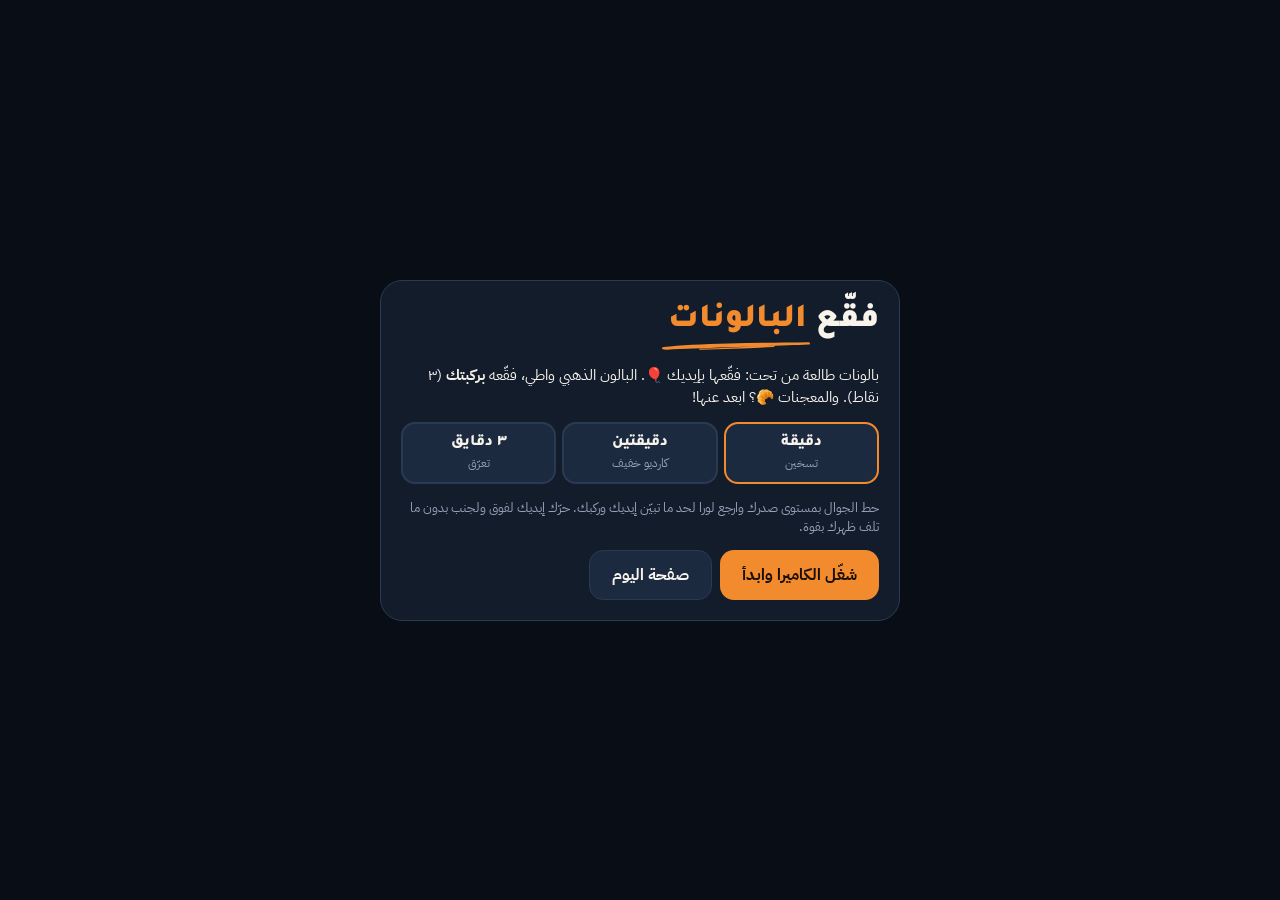
<file: balloon.html>
<!doctype html>
<html lang="ar" dir="rtl">
<head>
<meta charset="utf-8">
<meta name="viewport" content="width=device-width,initial-scale=1,viewport-fit=cover">
<script>(function(){try{var f=function(){var p=innerHeight>=innerWidth,s=p?Math.min(screen.width,screen.height):Math.max(screen.width,screen.height),z=1;if(matchMedia("(pointer:coarse)").matches&&s>0&&innerWidth>s*1.25)z=innerWidth/s;window.__Z=z;var s=document.documentElement.style;s.zoom=z===1?"":String(z);s.webkitTextSizeAdjust=s.textSizeAdjust="100%";};f();addEventListener("resize",f);}catch(e){window.__Z=1;}})();</script>
<title>فقّع البالونات</title>
<meta name="description" content="لعبة بالكاميرا: فقّع البالونات بإيديك والذهبي بركبتك، وابعد عن المعجنات.">
<meta name="theme-color" content="#0e1520">
<link rel="icon" href="/brand/favicon.svg" type="image/svg+xml">
<link rel="apple-touch-icon" href="/brand/me-apple-touch.png">
<link rel="manifest" href="/manifest.webmanifest">
<meta name="apple-mobile-web-app-capable" content="yes">
<meta name="mobile-web-app-capable" content="yes">
<meta name="apple-mobile-web-app-title" content="بني آدم">
<script>if ("serviceWorker" in navigator) addEventListener("load", () => navigator.serviceWorker.register("/sw.js").catch(() => {}));</script>
<link rel="preconnect" href="https://fonts.googleapis.com">
<link rel="preconnect" href="https://fonts.gstatic.com" crossorigin>
<link rel="stylesheet" href="https://fonts.googleapis.com/css2?family=Tajawal:wght@700;800;900&family=IBM+Plex+Sans+Arabic:wght@400;600&display=swap">
<style>
html { -webkit-text-size-adjust: 100%; text-size-adjust: 100%; }
/* Brand "مشروع بني آدم". Layout: the mirrored camera fills the screen; the pose to copy sits in a card at the top, a match meter at the bottom. */
:root { --bg: #0e1520; --panel: rgb(14 21 32 / .86); --raise: #1c2a40; --line: #2a3a52; --fg: #f8f4ec; --muted: #94a3b8; --accent: #f28a2e; --good: #3ec28f; --bad: #e5675a;
  --display: "Tajawal", "IBM Plex Sans Arabic", system-ui, sans-serif; --body: "IBM Plex Sans Arabic", Tahoma, system-ui, sans-serif; color-scheme: dark;
  --swash: url("data:image/svg+xml,%3Csvg xmlns='http://www.w3.org/2000/svg' viewBox='0 0 200 30' preserveAspectRatio='none'%3E%3Cpath d='M196 4c3 0 4 6 1 8-26 3-70 6-108 9-32 3-58 5-80 8-6 1-9-6-4-9 20-6 52-10 86-12 36-2 72-3 105-4zM150 16c-30 3-62 6-96 10-3 0-3 3 0 3 34-2 66-5 96-9 2 0 2-4 0-4z' fill='%23F28A2E'/%3E%3C/svg%3E"); }
* { box-sizing: border-box; }
[hidden] { display: none !important; }
html, body { margin: 0; height: 100%; background: var(--bg); color: var(--fg); font-family: var(--body); overflow: hidden; }
canvas#view { position: fixed; inset: 0; width: 100%; height: 100%; display: block; }
.ov { position: fixed; inset: 0; display: grid; place-items: center; background: rgb(8 12 20 / .86); padding: max(16px, env(safe-area-inset-top, 0px)) max(16px, env(safe-area-inset-right, 0px)) max(16px, env(safe-area-inset-bottom, 0px)) max(16px, env(safe-area-inset-left, 0px)); overflow-y: auto; z-index: 5; }
.box { width: min(520px, 100%); background: #131c2b; border: 1px solid var(--line); border-radius: 22px; padding: 20px; display: grid; gap: 14px; }
h1 { font-family: var(--display); font-weight: 900; font-size: 2.1rem; margin: 0; }
h1 span { color: var(--accent); position: relative; display: inline-block; padding-bottom: 8px; }
h1 span::after { content: ""; position: absolute; inset: auto -4px 0 -8px; height: 9px; background: var(--swash) no-repeat center / 100% 100%; }
.note { font-size: .8rem; color: var(--muted); margin: 0; }
.err { color: var(--bad); font-size: .88rem; margin: 0; }
.row { display: flex; gap: 8px; flex-wrap: wrap; }
.btn { background: var(--accent); color: #1a0f04; border: 0; border-radius: 14px; padding: 12px 22px; font: inherit; font-weight: 700; cursor: pointer; text-decoration: none; }
.btn.ghost { background: var(--raise); color: var(--fg); border: 1px solid var(--line); }
.opts { display: grid; grid-template-columns: repeat(3, 1fr); gap: 6px; }
.opt { background: var(--raise); border: 2px solid var(--line); border-radius: 14px; padding: 10px 6px; color: var(--fg); font: inherit; display: grid; gap: 2px; text-align: center; }
.opt b { font-family: var(--display); font-weight: 800; } .opt small { color: var(--muted); font-size: .72rem; }
.opt[aria-pressed="true"] { border-color: var(--accent); }
.hud { position: fixed; top: calc(10px + env(safe-area-inset-top, 0px)); left: 12px; right: 12px; display: flex; justify-content: space-between; align-items: center; gap: 8px; z-index: 2; pointer-events: none; }
.hud span { background: var(--panel); border-radius: 14px; padding: 8px 12px; font-family: var(--display); font-weight: 800; font-size: 1.15rem; font-variant-numeric: tabular-nums; }
.big { position: fixed; left: 0; right: 0; top: 34%; text-align: center; font-family: var(--display); font-weight: 900; font-size: 2.6rem; text-shadow: 0 3px 18px #000c; z-index: 2; pointer-events: none; }
.stats { display: grid; grid-template-columns: repeat(3, 1fr); gap: 6px; }
.stats div { background: var(--raise); border-radius: 14px; padding: 10px 6px; text-align: center; display: grid; } .stats b { font-family: var(--display); font-size: 1.5rem; font-weight: 900; } .stats small { color: var(--muted); font-size: .75rem; }
a { color: var(--accent); }
:focus-visible { outline: 2px solid var(--accent); outline-offset: 2px; }
</style>
</head>
<body>
<canvas id="view"></canvas>
<div class="hud" id="hud" hidden><span id="hScore">٠</span><span id="hCombo"></span><span id="hTime">١:٠٠</span></div>
<div class="big" id="big"></div>
<div class="ov" id="ovStart">
  <div class="box">
    <h1>فقّع <span>البالونات</span></h1>
    <p class="note" style="color:var(--fg);font-size:.92rem">بالونات طالعة من تحت: فقّعها بإيديك 🎈. البالون الذهبي واطي، فقّعه <b>بركبتك</b> (٣ نقاط). والمعجنات 🥐؟ ابعد عنها!</p>
    <div class="opts" id="lvl">
      <button type="button" class="opt" data-l="60" aria-pressed="true"><b>دقيقة</b><small>تسخين</small></button>
      <button type="button" class="opt" data-l="120" aria-pressed="false"><b>دقيقتين</b><small>كارديو خفيف</small></button>
      <button type="button" class="opt" data-l="180" aria-pressed="false"><b>٣ دقايق</b><small>تعرّق</small></button>
    </div>
    <p class="note">حط الجوال بمستوى صدرك وارجع لورا لحد ما تبيّن إيديك وركبك. حرّك إيديك لفوق ولجنب بدون ما تلف ظهرك بقوة.</p>
    <p class="err" id="err" hidden></p>
    <div class="row"><button class="btn" id="go" type="button">شغّل الكاميرا وابدأ</button><a class="btn ghost" href="./">صفحة اليوم</a></div>
  </div>
</div>
<div class="ov" id="ovEnd" hidden>
  <div class="box">
    <h1>فقّعت <span id="eScoreH">٠</span></h1>
    <div class="stats"><div><b id="eHand">٠</b><small>بالإيد</small></div><div><b id="eKnee">٠</b><small>ذهبي بالركبة</small></div><div><b id="eBad">٠</b><small>معجنات لمستها</small></div></div>
    <p class="note" id="eBest"></p>
    <div class="row"><button class="btn" id="again" type="button">كمان مرة</button><a class="btn ghost" href="dodge.html">نطّ ونزّل</a><a class="btn ghost" href="./">صفحة اليوم</a></div>
  </div>
</div>
<video id="vid" playsinline muted hidden></video>
<script type="module">
const $ = (id) => document.getElementById(id);
const ar = (n) => Number(n).toLocaleString("ar-EG");
const VISION = "https://cdn.jsdelivr.net/npm/@mediapipe/tasks-vision@0.10.14";
let lm = null, lastDetect = 0, L = null;
const vid = $("vid"), cv = $("view"), ctx = cv.getContext("2d");
let W = 0, H = 0;
function resize() { const d = Math.min(2, devicePixelRatio || 1); W = innerWidth / (window.__Z || 1); H = innerHeight / (window.__Z || 1); cv.width = W * d; cv.height = H * d; ctx.setTransform(d, 0, 0, d, 0, 0); }
addEventListener("resize", resize); resize();
async function startCamera() {
  const { FilesetResolver, PoseLandmarker } = await import(`${VISION}/vision_bundle.mjs`);
  const fs = await FilesetResolver.forVisionTasks(`${VISION}/wasm`);
  const opts = (delegate) => ({ baseOptions: { modelAssetPath: "https://storage.googleapis.com/mediapipe-models/pose_landmarker/pose_landmarker_lite/float16/1/pose_landmarker_lite.task", delegate }, runningMode: "VIDEO", numPoses: 1 });
  try { lm = await PoseLandmarker.createFromOptions(fs, opts("GPU")); } catch { lm = await PoseLandmarker.createFromOptions(fs, opts("CPU")); }
  const stream = await navigator.mediaDevices.getUserMedia({ video: { facingMode: "user", width: { ideal: 640 }, height: { ideal: 480 } }, audio: false });
  vid.srcObject = stream; await vid.play();
}
function cover() { const vw = vid.videoWidth || 640, vh = vid.videoHeight || 480, s = Math.max(W / vw, H / vh); return { dw: vw * s, dh: vh * s, ox: (W - vw * s) / 2, oy: (H - vh * s) / 2 }; }
// landmark on screen (mirrored), or null if not visible
function P(i, c) { const p = L && L[i]; if (!p || (p.visibility ?? 1) < 0.5) return null; return { x: c.ox + (1 - p.x) * c.dw, y: c.oy + p.y * c.dh }; }
function drawCam() {
  ctx.fillStyle = "#0e1520"; ctx.fillRect(0, 0, W, H);
  if (!(lm && vid.readyState >= 2)) return null;
  const c = cover();
  ctx.save(); ctx.globalAlpha = 0.45; ctx.translate(W, 0); ctx.scale(-1, 1); ctx.drawImage(vid, W - c.ox - c.dw, c.oy, c.dw, c.dh); ctx.restore();
  const now = performance.now();
  if (now - lastDetect > 40) { lastDetect = now; const r = lm.detectForVideo(vid, now); L = r.landmarks && r.landmarks[0]; }
  return c;
}
let actx = null;
const beep = (f, d = 0.1, v = 0.12) => { if (!actx) return; try { const o = actx.createOscillator(), g = actx.createGain(); o.frequency.value = f; g.gain.setValueAtTime(v, actx.currentTime); g.gain.exponentialRampToValueAtTime(0.0001, actx.currentTime + d); o.connect(g); g.connect(actx.destination); o.start(); o.stop(actx.currentTime + d); } catch {} };
async function boot(onReady) {
  $("err").hidden = true;
  try { const AC = window.AudioContext || window.webkitAudioContext; if (AC && !actx) actx = new AC(); actx && actx.resume(); } catch {}
  try { navigator.wakeLock && navigator.wakeLock.request("screen").catch(() => {}); } catch {}
  if (!lm) {
    $("go").disabled = true; $("go").textContent = "بجهّز الكاميرا…";
    try { await startCamera(); }
    catch (e) { $("err").textContent = e && e.name === "NotAllowedError" ? "الكاميرا مرفوضة. اسمح للموقع يستعمل الكاميرا من إعدادات المتصفح." : "ما قدرت أشغّل الكاميرا أو أحمّل قارئ الحركة. تأكد من النت وجرّب كمان مرة."; $("err").hidden = false; $("go").disabled = false; $("go").textContent = "شغّل الكاميرا وابدأ"; return; }
    $("go").disabled = false; $("go").textContent = "شغّل الكاميرا وابدأ";
  }
  onReady();
}
// بيسجّل دقايق اللعب بسجل اليوم بالتطبيق (نفس التخزين المحلي)
function logPlay(name, secs, extra) {
  try { const k = "bani-adam-games", l = JSON.parse(localStorage.getItem(k) || "[]"); l.push({ g: name, s: Math.round(secs), t: Date.now(), ...extra }); localStorage.setItem(k, JSON.stringify(l.slice(-100))); } catch {}
}
let dur = 60;
$("lvl").addEventListener("click", (e) => { const b = e.target.closest("[data-l]"); if (!b) return; dur = +b.dataset.l; document.querySelectorAll("[data-l]").forEach((x) => x.setAttribute("aria-pressed", String(x === b))); });
const COLORS = ["#f28a2e", "#3ec28f", "#4fa3e3", "#e5675a", "#b57be8", "#f2c94c"];
const st = { on: false };
function reset() { Object.assign(st, { on: true, t: 0, score: 0, hand: 0, knee: 0, bad: 0, items: [], next: 0.6, combo: 0, lastPop: 0, parts: [] }); }
function spawn() {
  const R = Math.min(W, H) * 0.075, r = Math.random();
  if (r < 0.14) st.items.push({ k: "gold", x: W * (0.2 + Math.random() * 0.6), y: H + R, vy: -H * 0.05, R: R * 1.05, ph: Math.random() * 6, top: H * (0.62 + Math.random() * 0.12) });
  else if (r < 0.27) st.items.push({ k: "bad", x: W * (0.15 + Math.random() * 0.7), y: H + R, vy: -H * (0.16 + Math.random() * 0.06), R: R * 0.9, ph: Math.random() * 6 });
  else st.items.push({ k: "b", c: COLORS[(Math.random() * COLORS.length) | 0], x: W * (0.12 + Math.random() * 0.76), y: H + R, vy: -H * (0.14 + Math.random() * 0.1 + Math.min(0.12, st.t / 900)), R, ph: Math.random() * 6 });
}
function pop(it, pts, col) {
  it.dead = true; st.score = Math.max(0, st.score + pts);
  for (let i = 0; i < 10; i++) { const a = Math.random() * 6.28, v = 80 + Math.random() * 160; st.parts.push({ x: it.x, y: it.y, vx: Math.cos(a) * v, vy: Math.sin(a) * v, l: 0.5, c: col }); }
}
let last = performance.now();
function loop(now) {
  const dt = Math.min(0.1, (now - last) / 1000); last = now;
  const c = drawCam();
  if (c && st.on) {
    st.t += dt;
    st.next -= dt; if (st.next <= 0) { spawn(); st.next = Math.max(0.45, 1.1 - st.t / 150) * (0.7 + Math.random() * 0.6); }
    const hands = L ? [P(15, c), P(16, c), P(19, c), P(20, c)].filter(Boolean) : [];
    const knees = L ? [P(25, c), P(26, c)].filter(Boolean) : [];
    for (const it of st.items) {
      if (it.k === "gold") { it.y = Math.max(it.top, it.y + it.vy * dt * 6); it.life = (it.life || 0) + dt; if (it.life > 5) it.dead = true; }
      else it.y += it.vy * dt;
      it.ph += dt * 2; const x = it.x + Math.sin(it.ph) * it.R * 0.4;
      it.dx = x;
      const hit = (pts) => pts.some((p) => (p.x - x) ** 2 + (p.y - it.y) ** 2 < (it.R * 1.1) ** 2);
      if (it.k === "b" && hit(hands)) { st.hand++; st.combo = now - st.lastPop < 1200 ? st.combo + 1 : 1; st.lastPop = now; pop(it, st.combo >= 5 ? 2 : 1, it.c); beep(700 + Math.min(8, st.combo) * 70, 0.07); }
      else if (it.k === "gold" && hit(knees)) { st.knee++; pop(it, 3, "#f2c94c"); beep(1200, 0.12); beep(1500, 0.12); }
      else if (it.k === "bad" && hit(hands)) { st.bad++; st.combo = 0; pop(it, -2, "#8a5a2b"); beep(200, 0.25, 0.2); try { navigator.vibrate && navigator.vibrate(100); } catch {} }
      if (it.y < -it.R * 2) it.dead = true;
    }
    st.items = st.items.filter((i) => !i.dead);
    for (const it of st.items) drawItem(it);
    for (const p of st.parts) { p.x += p.vx * dt; p.y += p.vy * dt; p.vy += 300 * dt; p.l -= dt; ctx.globalAlpha = Math.max(0, p.l * 2); ctx.fillStyle = p.c; ctx.beginPath(); ctx.arc(p.x, p.y, 5, 0, 7); ctx.fill(); }
    ctx.globalAlpha = 1; st.parts = st.parts.filter((p) => p.l > 0);
    // hands and knees markers
    ctx.fillStyle = "rgba(248,244,236,.9)"; for (const h of hands.slice(0, 2)) { ctx.beginPath(); ctx.arc(h.x, h.y, 14, 0, 7); ctx.fill(); }
    ctx.fillStyle = "rgba(242,201,76,.9)"; for (const k of knees) { ctx.beginPath(); ctx.arc(k.x, k.y, 12, 0, 7); ctx.fill(); }
    const left = Math.max(0, dur - st.t);
    $("hScore").textContent = "🎈 " + ar(st.score); $("hCombo").textContent = st.combo >= 3 ? `🔥×${ar(st.combo)}` : "";
    $("hCombo").hidden = st.combo < 3;
    $("hTime").textContent = `${ar(Math.floor(left / 60))}:${String(Math.floor(left % 60)).padStart(2, "0").replace(/\d/g, (d) => "٠١٢٣٤٥٦٧٨٩"[d])}`;
    $("big").textContent = !L ? "ارجع لورا لحد ما تبيّن إيديك" : "";
    if (left <= 0) return end();
  }
  requestAnimationFrame(loop);
}
function drawItem(it) {
  const x = it.dx ?? it.x, y = it.y, R = it.R;
  if (it.k === "bad") { ctx.font = `${R * 1.7}px serif`; ctx.textAlign = "center"; ctx.textBaseline = "middle"; ctx.fillText("🥐", x, y); return; }
  const col = it.k === "gold" ? "#f2c94c" : it.c;
  ctx.strokeStyle = "rgba(248,244,236,.5)"; ctx.lineWidth = 1.5; ctx.beginPath(); ctx.moveTo(x, y + R * 1.15); ctx.quadraticCurveTo(x + 8, y + R * 1.6, x, y + R * 2.1); ctx.stroke();
  const g = ctx.createRadialGradient(x - R * 0.35, y - R * 0.4, R * 0.1, x, y, R * 1.2); g.addColorStop(0, "#fff"); g.addColorStop(0.25, col); g.addColorStop(1, col);
  ctx.fillStyle = g; ctx.beginPath(); ctx.ellipse(x, y, R * 0.88, R * 1.08, 0, 0, 7); ctx.fill();
  ctx.fillStyle = col; ctx.beginPath(); ctx.moveTo(x - 6, y + R * 1.1); ctx.lineTo(x + 6, y + R * 1.1); ctx.lineTo(x, y + R * 1.0); ctx.fill();
  if (it.k === "gold") { ctx.fillStyle = "#1a0f04"; ctx.font = `bold ${R * 0.6}px sans-serif`; ctx.textAlign = "center"; ctx.textBaseline = "middle"; ctx.fillText("🦵", x, y); }
}
requestAnimationFrame(loop);
function end() {
  st.on = false; $("hud").hidden = true; $("big").textContent = "";
  $("eScoreH").textContent = ar(st.score); $("eHand").textContent = ar(st.hand); $("eKnee").textContent = ar(st.knee); $("eBad").textContent = ar(st.bad);
  let best = 0; try { best = +localStorage.getItem("ba-balloon-best-" + dur) || 0; if (st.score > best) localStorage.setItem("ba-balloon-best-" + dur, st.score); } catch {}
  $("eBest").textContent = st.score > best ? "رقم قياسي جديد 🏆" : `أحسن نتيجة إلك بهالمدة: ${ar(best)}`;
  logPlay("balloon", st.t, { score: st.score });
  $("ovEnd").hidden = false; beep(660, 0.2); setTimeout(() => beep(880, 0.3), 200);
  requestAnimationFrame(loop);
}
$("go").addEventListener("click", () => boot(() => { reset(); $("ovStart").hidden = true; $("ovEnd").hidden = true; $("hud").hidden = false; }));
$("again").addEventListener("click", () => { $("ovEnd").hidden = true; $("ovStart").hidden = false; });
</script>
</body>
</html>
</file>
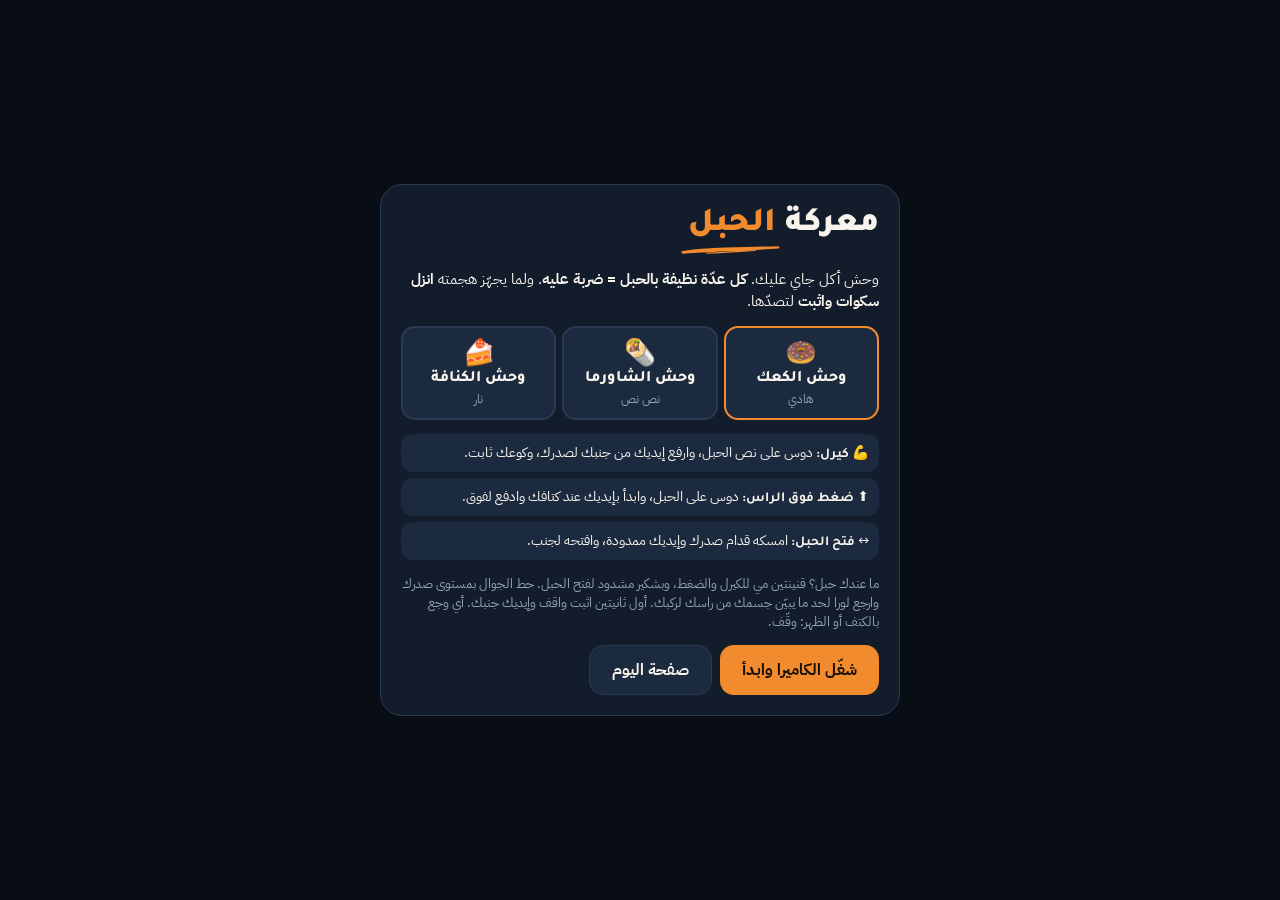
<file: band.html>
<!doctype html>
<html lang="ar" dir="rtl">
<head>
<meta charset="utf-8">
<meta name="viewport" content="width=device-width,initial-scale=1,viewport-fit=cover">
<script>(function(){try{var f=function(){var p=innerHeight>=innerWidth,s=p?Math.min(screen.width,screen.height):Math.max(screen.width,screen.height),z=1;if(matchMedia("(pointer:coarse)").matches&&s>0&&innerWidth>s*1.25)z=innerWidth/s;window.__Z=z;var s=document.documentElement.style;s.zoom=z===1?"":String(z);s.webkitTextSizeAdjust=s.textSizeAdjust="100%";};f();addEventListener("resize",f);}catch(e){window.__Z=1;}})();</script>
<title>معركة الحبل</title>
<meta name="description" content="لعبة بالكاميرا بحبل المقاومة: كل عدّة ضربة على الوحش، وانزل سكوات لتصد هجومه.">
<meta name="theme-color" content="#0e1520">
<link rel="icon" href="/brand/favicon.svg" type="image/svg+xml">
<link rel="apple-touch-icon" href="/brand/me-apple-touch.png">
<link rel="manifest" href="/manifest.webmanifest">
<meta name="apple-mobile-web-app-capable" content="yes">
<meta name="mobile-web-app-capable" content="yes">
<meta name="apple-mobile-web-app-title" content="بني آدم">
<script>if ("serviceWorker" in navigator) addEventListener("load", () => navigator.serviceWorker.register("/sw.js").catch(() => {}));</script>
<link rel="preconnect" href="https://fonts.googleapis.com">
<link rel="preconnect" href="https://fonts.gstatic.com" crossorigin>
<link rel="stylesheet" href="https://fonts.googleapis.com/css2?family=Tajawal:wght@700;800;900&family=IBM+Plex+Sans+Arabic:wght@400;600&display=swap">
<style>
html { -webkit-text-size-adjust: 100%; text-size-adjust: 100%; }
/* Brand "مشروع بني آدم". Ring-Fit style battle: every clean rep with the band hits the monster; squat and hold to block its attack. */
:root { --bg: #0e1520; --panel: rgb(14 21 32 / .86); --raise: #1c2a40; --line: #2a3a52; --fg: #f8f4ec; --muted: #94a3b8; --accent: #f28a2e; --good: #3ec28f; --bad: #e5675a;
  --display: "Tajawal", "IBM Plex Sans Arabic", system-ui, sans-serif; --body: "IBM Plex Sans Arabic", Tahoma, system-ui, sans-serif; color-scheme: dark;
  --swash: url("data:image/svg+xml,%3Csvg xmlns='http://www.w3.org/2000/svg' viewBox='0 0 200 30' preserveAspectRatio='none'%3E%3Cpath d='M196 4c3 0 4 6 1 8-26 3-70 6-108 9-32 3-58 5-80 8-6 1-9-6-4-9 20-6 52-10 86-12 36-2 72-3 105-4zM150 16c-30 3-62 6-96 10-3 0-3 3 0 3 34-2 66-5 96-9 2 0 2-4 0-4z' fill='%23F28A2E'/%3E%3C/svg%3E"); }
* { box-sizing: border-box; }
[hidden] { display: none !important; }
html, body { margin: 0; height: 100%; background: var(--bg); color: var(--fg); font-family: var(--body); overflow: hidden; }
canvas#view { position: fixed; inset: 0; width: 100%; height: 100%; display: block; }
.ov { position: fixed; inset: 0; display: grid; place-items: center; background: rgb(8 12 20 / .86); padding: max(16px, env(safe-area-inset-top, 0px)) max(16px, env(safe-area-inset-right, 0px)) max(16px, env(safe-area-inset-bottom, 0px)) max(16px, env(safe-area-inset-left, 0px)); overflow-y: auto; z-index: 5; }
.box { width: min(520px, 100%); background: #131c2b; border: 1px solid var(--line); border-radius: 22px; padding: 20px; display: grid; gap: 14px; }
h1 { font-family: var(--display); font-weight: 900; font-size: 2.1rem; margin: 0; }
h1 span { color: var(--accent); position: relative; display: inline-block; padding-bottom: 8px; }
h1 span::after { content: ""; position: absolute; inset: auto -4px 0 -8px; height: 9px; background: var(--swash) no-repeat center / 100% 100%; }
.note { font-size: .8rem; color: var(--muted); margin: 0; }
.err { color: var(--bad); font-size: .88rem; margin: 0; }
.row { display: flex; gap: 8px; flex-wrap: wrap; }
.btn { background: var(--accent); color: #1a0f04; border: 0; border-radius: 14px; padding: 12px 22px; font: inherit; font-weight: 700; cursor: pointer; text-decoration: none; }
.btn.ghost { background: var(--raise); color: var(--fg); border: 1px solid var(--line); }
.opts { display: grid; grid-template-columns: repeat(3, 1fr); gap: 6px; }
.opt { background: var(--raise); border: 2px solid var(--line); border-radius: 14px; padding: 10px 6px; color: var(--fg); font: inherit; display: grid; gap: 2px; text-align: center; cursor: pointer; }
.opt b { font-family: var(--display); font-weight: 800; } .opt small { color: var(--muted); font-size: .72rem; }
.opt .e { font-size: 1.6rem; line-height: 1.2; }
.opt[aria-pressed="true"] { border-color: var(--accent); }
.moves { display: grid; gap: 6px; margin: 0; padding: 0; list-style: none; font-size: .86rem; }
.moves li { background: var(--raise); border-radius: 12px; padding: 8px 10px; }
.moves b { font-family: var(--display); }
.hud { position: fixed; top: calc(10px + env(safe-area-inset-top, 0px)); left: 12px; right: 12px; display: flex; justify-content: space-between; align-items: center; gap: 8px; z-index: 2; pointer-events: none; }
.hud span { background: var(--panel); border-radius: 14px; padding: 8px 12px; font-family: var(--display); font-weight: 800; font-size: 1.1rem; font-variant-numeric: tabular-nums; }
.big { position: fixed; left: 0; right: 0; top: 46%; text-align: center; font-family: var(--display); font-weight: 900; font-size: 2.3rem; text-shadow: 0 3px 18px #000c; z-index: 2; pointer-events: none; padding: 0 12px; }
.sub { position: fixed; left: 0; right: 0; top: calc(46% + 3.2rem); text-align: center; font-family: var(--display); font-weight: 800; font-size: 1.2rem; color: var(--muted); text-shadow: 0 2px 10px #000c; z-index: 2; pointer-events: none; }
.panda { position: fixed; bottom: calc(14px + env(safe-area-inset-bottom, 0px)); right: 12px; left: 12px; display: flex; align-items: center; gap: 10px; z-index: 2; pointer-events: none; }
.panda .face { font-size: 2.4rem; filter: drop-shadow(0 2px 6px #000a); }
.panda .say { background: var(--panel); border: 1px solid var(--line); border-radius: 16px 16px 4px 16px; padding: 8px 12px; font-weight: 600; font-size: .95rem; max-width: 80%; }
.stats { display: grid; grid-template-columns: repeat(3, 1fr); gap: 6px; }
.stats div { background: var(--raise); border-radius: 14px; padding: 10px 6px; text-align: center; display: grid; } .stats b { font-family: var(--display); font-size: 1.5rem; font-weight: 900; } .stats small { color: var(--muted); font-size: .75rem; }
a { color: var(--accent); }
:focus-visible { outline: 2px solid var(--accent); outline-offset: 2px; }
</style>
</head>
<body>
<canvas id="view"></canvas>
<div class="hud" id="hud" hidden><span id="hHearts">❤️❤️❤️</span><span id="hReps">٠ عدّة</span><span id="hTime">١٥</span></div>
<div class="big" id="big"></div>
<div class="sub" id="sub"></div>
<div class="panda" id="panda" hidden><span class="face">🐼</span><span class="say" id="say"></span></div>
<div class="ov" id="ovStart">
  <div class="box">
    <h1>معركة <span>الحبل</span></h1>
    <p class="note" style="color:var(--fg);font-size:.92rem">وحش أكل جاي عليك. <b>كل عدّة نظيفة بالحبل = ضربة عليه</b>. ولما يجهّز هجمته <b>انزل سكوات واثبت</b> لتصدّها.</p>
    <div class="opts" id="lvl">
      <button type="button" class="opt" data-l="easy" aria-pressed="true"><span class="e">🍩</span><b>وحش الكعك</b><small>هادي</small></button>
      <button type="button" class="opt" data-l="mid" aria-pressed="false"><span class="e">🌯</span><b>وحش الشاورما</b><small>نص نص</small></button>
      <button type="button" class="opt" data-l="hard" aria-pressed="false"><span class="e">🍰</span><b>وحش الكنافة</b><small>نار</small></button>
    </div>
    <ul class="moves">
      <li>💪 <b>كيرل:</b> دوس على نص الحبل، وارفع إيديك من جنبك لصدرك، وكوعك ثابت.</li>
      <li>⬆️ <b>ضغط فوق الراس:</b> دوس على الحبل، وابدأ بإيديك عند كتافك وادفع لفوق.</li>
      <li>↔️ <b>فتح الحبل:</b> امسكه قدام صدرك وإيديك ممدودة، وافتحه لجنب.</li>
    </ul>
    <p class="note">ما عندك حبل؟ قنينتين مي للكيرل والضغط، وبشكير مشدود لفتح الحبل. حط الجوال بمستوى صدرك وارجع لورا لحد ما يبيّن جسمك من راسك لركبك. أول ثانيتين اثبت واقف وإيديك جنبك. أي وجع بالكتف أو الظهر: وقّف.</p>
    <p class="err" id="err" hidden></p>
    <div class="row"><button class="btn" id="go" type="button">شغّل الكاميرا وابدأ</button><a class="btn ghost" href="./">صفحة اليوم</a></div>
  </div>
</div>
<div class="ov" id="ovEnd" hidden>
  <div class="box">
    <h1 id="eTitle">الله <span>يعطيك العافية</span></h1>
    <p class="note" id="eXp" style="color:var(--fg)"></p>
    <p class="note" id="eLine" style="color:var(--fg);font-size:.95rem"></p>
    <div class="stats"><div><b id="eReps">٠</b><small>عدّة</small></div><div><b id="eBlocks">٠</b><small>صدّيت</small></div><div><b id="eTimeS">٠</b><small>دقيقة</small></div></div>
    <p class="note" id="eBest"></p>
    <div class="row"><button class="btn" id="again" type="button">كمان مرة</button><a class="btn ghost" href="dodge.html">نطّ ونزّل</a><a class="btn ghost" href="./">صفحة اليوم</a></div>
  </div>
</div>
<video id="vid" playsinline muted hidden></video>
<script src="/js/gamexp.js"></script>
<script type="module">
const $ = (id) => document.getElementById(id);
const ar = (n) => Number(n).toLocaleString("ar-EG");
const VISION = "https://cdn.jsdelivr.net/npm/@mediapipe/tasks-vision@0.10.14";
let lm = null, lastDetect = 0, L = null;
const vid = $("vid"), cv = $("view"), ctx = cv.getContext("2d");
let W = 0, H = 0;
function resize() { const d = Math.min(2, devicePixelRatio || 1); W = innerWidth / (window.__Z || 1); H = innerHeight / (window.__Z || 1); cv.width = W * d; cv.height = H * d; ctx.setTransform(d, 0, 0, d, 0, 0); }
addEventListener("resize", resize); resize();
async function startCamera() {
  const { FilesetResolver, PoseLandmarker } = await import(`${VISION}/vision_bundle.mjs`);
  const fs = await FilesetResolver.forVisionTasks(`${VISION}/wasm`);
  const opts = (delegate) => ({ baseOptions: { modelAssetPath: "https://storage.googleapis.com/mediapipe-models/pose_landmarker/pose_landmarker_lite/float16/1/pose_landmarker_lite.task", delegate }, runningMode: "VIDEO", numPoses: 1 });
  try { lm = await PoseLandmarker.createFromOptions(fs, opts("GPU")); } catch { lm = await PoseLandmarker.createFromOptions(fs, opts("CPU")); }
  const stream = await navigator.mediaDevices.getUserMedia({ video: { facingMode: "user", width: { ideal: 640 }, height: { ideal: 480 } }, audio: false });
  vid.srcObject = stream; await vid.play();
}
function cover() { const vw = vid.videoWidth || 640, vh = vid.videoHeight || 480, s = Math.max(W / vw, H / vh); return { dw: vw * s, dh: vh * s, ox: (W - vw * s) / 2, oy: (H - vh * s) / 2 }; }
function P(i, c) { const p = L && L[i]; if (!p || (p.visibility ?? 1) < 0.5) return null; return { x: c.ox + (1 - p.x) * c.dw, y: c.oy + p.y * c.dh }; }
function drawCam() {
  ctx.fillStyle = "#0e1520"; ctx.fillRect(0, 0, W, H);
  if (!(lm && vid.readyState >= 2)) return null;
  const c = cover();
  ctx.save(); ctx.globalAlpha = 0.4; ctx.translate(W, 0); ctx.scale(-1, 1); ctx.drawImage(vid, W - c.ox - c.dw, c.oy, c.dw, c.dh); ctx.restore();
  const now = performance.now();
  if (now - lastDetect > 40) { lastDetect = now; const r = lm.detectForVideo(vid, now); L = r.landmarks && r.landmarks[0]; }
  return c;
}
let actx = null;
const beep = (f, d = 0.1, v = 0.12) => { if (!actx) return; try { const o = actx.createOscillator(), g = actx.createGain(); o.frequency.value = f; g.gain.setValueAtTime(v, actx.currentTime); g.gain.exponentialRampToValueAtTime(0.0001, actx.currentTime + d); o.connect(g); g.connect(actx.destination); o.start(); o.stop(actx.currentTime + d); } catch {} };
const buzz = (ms) => { try { navigator.vibrate && navigator.vibrate(ms); } catch {} };
async function boot(onReady) {
  $("err").hidden = true;
  try { const AC = window.AudioContext || window.webkitAudioContext; if (AC && !actx) actx = new AC(); actx && actx.resume(); } catch {}
  try { navigator.wakeLock && navigator.wakeLock.request("screen").catch(() => {}); } catch {}
  if (!lm) {
    $("go").disabled = true; $("go").textContent = "بجهّز الكاميرا…";
    try { await startCamera(); }
    catch (e) { $("err").textContent = e && e.name === "NotAllowedError" ? "الكاميرا مرفوضة. اسمح للموقع يستعمل الكاميرا من إعدادات المتصفح." : "ما قدرت أشغّل الكاميرا أو أحمّل قارئ الحركة. تأكد من النت وجرّب كمان مرة."; $("err").hidden = false; $("go").disabled = false; $("go").textContent = "شغّل الكاميرا وابدأ"; return; }
    $("go").disabled = false; $("go").textContent = "شغّل الكاميرا وابدأ";
  }
  onReady();
}
function logPlay(name, secs, extra) {
  try { const k = "bani-adam-games", l = JSON.parse(localStorage.getItem(k) || "[]"); l.push({ g: name, s: Math.round(secs), t: Date.now(), ...extra }); localStorage.setItem(k, JSON.stringify(l.slice(-100))); } catch {}
}

// ---------- levels and moves ----------
const LV = {
  easy: { boss: "وحش الكعك", e: "🍩", hp: 160, atk: 16, def: 5, hold: 1.0 },
  mid: { boss: "وحش الشاورما", e: "🌯", hp: 240, atk: 14, def: 4.5, hold: 1.3 },
  hard: { boss: "وحش الكنافة", e: "🍰", hp: 340, atk: 13, def: 4, hold: 1.6 },
};
const MOVES = [
  { k: "curl", n: "💪 كيرل", tip: "من جنبك لصدرك، كوعك ثابت" },
  { k: "press", n: "⬆️ ضغط فوق الراس", tip: "من كتافك لفوق راسك" },
  { k: "apart", n: "↔️ افتح الحبل", tip: "إيديك ممدودة قدام صدرك وافتح لجنب" },
];
const SAY = {
  atk: ["يلا! وريه مين الأقوى 💪", "اسحب، الوحش بيترجف", "عدّة كاملة بتوجع أكثر من عشرة نصاص", "ولا يهمك، هو أكل وانت بني آدم"],
  combo: ["🔥 ولّعت!", "شو هالقوة؟ كمّل!", "الوحش صار يفكر يرجع للفرن 😂"],
  def: ["جاي يهجم! انزل واثبت", "سكوات وثبات… لا تخليه يلمسك"],
  block: ["صدّيتها! ولا أحلى 🛡️", "ما قدر عليك 😎", "ثابت زي الجبل"],
  hit: ["أكلتها 😅 المرة الجاية انزل أسرع", "معلش، قوم ورجّعله ياها", "لا تزعل، الكعك بيضرب تحت الحزام"],
  half: ["قرّب يخلص! كمّل", "نص صحته راحت، ما تهدّي"],
};
const pick = (a) => a[Math.floor(Math.random() * a.length)];
let lvl = "easy";
$("lvl").addEventListener("click", (e) => { const b = e.target.closest("[data-l]"); if (!b) return; lvl = b.dataset.l; document.querySelectorAll("[data-l]").forEach((x) => x.setAttribute("aria-pressed", String(x === b))); });

const st = { on: false };
function reset() {
  const cfg = LV[lvl];
  Object.assign(st, { on: true, t: 0, phase: "calib", pt: 0, round: 0, hp: cfg.hp, hearts: 3, reps: 0, blocks: 0, armed: false, lastRep: 0, combo: 0,
    calib: 0, _n: 0, _nose: 0, _torso: 0, _sw: 0, base: null, torso: 0, sw: 0, held: 0, shake: 0, flash: 0, flashC: "229,103,90", pops: [], halfSaid: false, wob: 0, lastPh: "" });
  say("اثبت واقف وإيديك جنبك…");
}
function say(s) { $("say").textContent = s; }
const move = () => MOVES[st.round % MOVES.length];

// Where the body is in the current move: "a" = start position, "b" = end position, "" = in between or unclear.
function readPose(c) {
  const n = P(0, c), ls = P(11, c), rs = P(12, c), lh = P(23, c), rh = P(24, c), lw = P(15, c), rw = P(16, c), le = P(13, c), re = P(14, c);
  if (!n || !ls || !rs || !lh || !rh) return null;
  const shY = (ls.y + rs.y) / 2, hipY = (lh.y + rh.y) / 2, torso = hipY - shY, sw = Math.abs(ls.x - rs.x);
  const r = { n, ls, rs, lw, rw, le, re, shY, hipY, torso, sw, ph: "", squat: false };
  if (st.base == null) return r;
  const T = st.torso, S = st.sw;
  r.squat = (n.y - st.base) / T > 0.33;
  const ws = [lw, rw].filter(Boolean);
  if (!ws.length) return r;
  const rel = (w) => (w.y - shY) / T; // 0 = shoulder line, 1 = hip line, negative = above shoulders
  const k = move().k;
  if (k === "curl") {
    const v = ws.map(rel), mx = Math.max(...v), mn = Math.min(...v);
    if (mn > 0.72) r.ph = "a"; else if (mx < 0.38 && mn > -0.35) r.ph = "b";
  } else if (k === "press") {
    if (lw && rw) {
      const top = n.y - 0.3 * T;
      if (rel(lw) > -0.15 && rel(rw) > -0.15 && rel(lw) < 0.45 && rel(rw) < 0.45) r.ph = "a";
      else if (lw.y < top && rw.y < top) r.ph = "b";
    }
  } else if (k === "apart") {
    if (lw && rw && Math.abs(rel(lw)) < 0.5 && Math.abs(rel(rw)) < 0.5) {
      const dx = Math.abs(lw.x - rw.x) / S;
      if (dx < 1.45) r.ph = "a"; else if (dx > 2.3) r.ph = "b";
    }
  }
  return r;
}

function setPhase(p) {
  st.phase = p; st.pt = 0; st.held = 0; st.armed = false; st.combo = 0;
  const cfg = LV[lvl];
  if (p === "atk") { const m = move(); $("big").textContent = m.n; $("big").style.color = "#f8f4ec"; $("sub").textContent = m.tip; say(pick(SAY.atk)); beep(880, 0.12); }
  if (p === "def") { $("big").textContent = "🛡️ انزل سكوات واثبت!"; $("big").style.color = "#e8b33f"; $("sub").textContent = `اثبت تحت ${ar(cfg.hold)} ثانية قبل ما يضرب`; say(pick(SAY.def)); beep(330, 0.25, 0.18); }
}

let last = performance.now();
function loop(now) {
  const dt = Math.min(0.1, (now - last) / 1000); last = now;
  const c = drawCam();
  if (c && st.on) {
    const r = L ? readPose(c) : null;
    const cfg = LV[lvl];
    if (st.phase === "calib") {
      if (!r) { $("big").textContent = "ارجع لورا لحد ما يبيّن جسمك"; $("sub").textContent = ""; }
      else {
        st.calib += dt; st._n++; st._nose += r.n.y; st._torso += r.torso; st._sw += r.sw;
        $("big").textContent = "اثبت واقف…"; $("sub").textContent = "";
        if (st.calib >= 2) { st.base = st._nose / st._n; st.torso = st._torso / st._n; st.sw = st._sw / st._n; beep(880, 0.15); setPhase("atk"); }
      }
    } else {
      st.t += dt; st.pt += dt;
      if (r && !r.squat && st.phase === "atk") st.base += (r.n.y - st.base) * Math.min(1, dt * 0.15);
      if (st.phase === "atk") {
        if (!r) $("sub").textContent = "ما شايفك منيح، ارجع لورا شوي";
        else if (r.ph === "a") { st.armed = true; $("sub").textContent = move().tip; }
        else if (r.ph === "b" && st.armed && st.t - st.lastRep > 0.55) {
          st.armed = false; st.lastRep = st.t; st.reps++; st.combo++;
          const dmg = Math.round(10 * (1 + Math.min(1, st.combo * 0.08)));
          st.hp = Math.max(0, st.hp - dmg); st.shake = 0.25; st.pops.push({ v: dmg, t: 0, x: (Math.random() - 0.5) * 80 });
          beep(520 + Math.min(12, st.combo) * 50, 0.08); buzz(30);
          if (st.combo > 0 && st.combo % 6 === 0) say(pick(SAY.combo));
          if (!st.halfSaid && st.hp <= LV[lvl].hp / 2) { st.halfSaid = true; say(pick(SAY.half)); }
        }
        if (st.hp <= 0) return end(true);
        if (st.pt >= cfg.atk) setPhase("def");
      } else if (st.phase === "def") {
        if (r && r.squat) st.held += dt;
        $("sub").textContent = st.held >= cfg.hold ? "تمام! خليك نازل" : `اثبت تحت ${ar(cfg.hold)} ثانية قبل ما يضرب`;
        if (st.pt >= cfg.def) {
          if (st.held >= cfg.hold) { st.blocks++; say(pick(SAY.block)); beep(990, 0.15); st.flash = 0.35; st.flashC = "62,194,143"; }
          else { st.hearts--; say(pick(SAY.hit)); beep(160, 0.35, 0.2); buzz(150); st.flash = 0.45; st.flashC = "229,103,90"; }
          if (st.hearts <= 0) return end(false);
          st.round++; setPhase("atk");
        }
      }
      // HUD
      $("hHearts").textContent = "❤️".repeat(st.hearts) + "🖤".repeat(3 - st.hearts);
      $("hReps").textContent = `${ar(st.reps)} عدّة`;
      const left = Math.ceil((st.phase === "atk" ? cfg.atk : cfg.def) - st.pt);
      $("hTime").textContent = ar(Math.max(0, left));
    }
    drawBoss(dt, cfg);
    if (r) drawArms(r);
    if (st.flash > 0) { st.flash -= dt; ctx.fillStyle = `rgba(${st.flashC},${Math.max(0, st.flash)})`; ctx.fillRect(0, 0, W, H); }
  }
  requestAnimationFrame(loop);
}

function drawBoss(dt, cfg) {
  st.wob += dt; st.shake = Math.max(0, st.shake - dt);
  const cx = W / 2 + (st.shake > 0 ? (Math.random() - 0.5) * 24 : 0), size = Math.min(W, H) * 0.24;
  const charging = st.phase === "def", grow = charging ? 1 + Math.min(1, st.pt / cfg.def) * 0.35 : 1;
  const cy = H * 0.24 + Math.sin(st.wob * 2.2) * 6;
  // HP bar
  const bw = Math.min(W * 0.7, 340), bx = (W - bw) / 2, by = H * 0.24 - size * 0.62 - 26;
  ctx.fillStyle = "rgba(14,21,32,.85)"; roundRect(bx - 4, by - 4, bw + 8, 22, 11); ctx.fill();
  const f = st.hp / cfg.hp; ctx.fillStyle = f > 0.5 ? "#3ec28f" : f > 0.25 ? "#e8b33f" : "#e5675a"; roundRect(bx, by, bw * f, 14, 7); ctx.fill();
  ctx.fillStyle = "#f8f4ec"; ctx.font = `800 15px Tajawal, sans-serif`; ctx.textAlign = "center"; ctx.textBaseline = "bottom";
  ctx.fillText(cfg.boss, W / 2, by - 6);
  // monster
  if (charging) { ctx.shadowColor = "rgba(229,103,90,.9)"; ctx.shadowBlur = 30 + Math.sin(st.wob * 12) * 12; }
  ctx.font = `${Math.round(size * grow)}px system-ui, "Apple Color Emoji", "Segoe UI Emoji", sans-serif`; ctx.textBaseline = "middle";
  ctx.fillText(cfg.e, cx, cy); ctx.shadowBlur = 0;
  // angry eyes so it reads as a monster
  ctx.font = `${Math.round(size * 0.22 * grow)}px system-ui, "Apple Color Emoji", sans-serif`; ctx.fillText("😠", cx, cy - size * 0.05);
  // damage numbers
  ctx.font = `900 28px Tajawal, sans-serif`;
  for (const p of st.pops) { p.t += dt; ctx.fillStyle = `rgba(242,138,46,${Math.max(0, 1 - p.t)})`; ctx.fillText(`-${ar(p.v)}`, cx + p.x, cy - size * 0.3 - p.t * 60); }
  st.pops = st.pops.filter((p) => p.t < 1);
}
function drawArms(r) {
  const col = r.ph === "b" ? "#3ec28f" : r.ph === "a" ? "#f28a2e" : "#f8f4ec";
  ctx.strokeStyle = col; ctx.lineWidth = 6; ctx.lineCap = "round";
  for (const [s, e, w] of [[r.ls, r.le, r.lw], [r.rs, r.re, r.rw]]) {
    if (!s || !e) continue; ctx.beginPath(); ctx.moveTo(s.x, s.y); ctx.lineTo(e.x, e.y); if (w) ctx.lineTo(w.x, w.y); ctx.stroke();
    if (w) { ctx.fillStyle = col; ctx.beginPath(); ctx.arc(w.x, w.y, 10, 0, 7); ctx.fill(); }
  }
  if (st.phase === "def") { ctx.fillStyle = r.squat ? "#3ec28f" : "#e8b33f"; ctx.beginPath(); ctx.arc(r.n.x, r.n.y, 14, 0, 7); ctx.fill(); }
}
function roundRect(x, y, w, h, rr) { ctx.beginPath(); const q = Math.min(rr, h / 2, Math.max(0, w) / 2); ctx.moveTo(x + q, y); ctx.arcTo(x + w, y, x + w, y + h, q); ctx.arcTo(x + w, y + h, x, y + h, q); ctx.arcTo(x, y + h, x, y, q); ctx.arcTo(x, y, x + w, y, q); ctx.closePath(); }
requestAnimationFrame(loop);

function end(win) {
  st.on = false; $("hud").hidden = true; $("panda").hidden = true; $("big").textContent = ""; $("sub").textContent = "";
  const cfg = LV[lvl];
  $("eTitle").innerHTML = win ? `قضيت على <span>${cfg.boss}</span>` : `الله <span>يعطيك العافية</span>`;
  $("eLine").textContent = win ? "🐼 قضيت عليه… بس لا تحتفل فيه وتوكله 😂" : `🐼 ضل فيه ${ar(Math.round((st.hp / cfg.hp) * 100))}٪ صحة. المرة الجاية بتخلّص عليه.`;
  $("eReps").textContent = ar(st.reps); $("eBlocks").textContent = ar(st.blocks); $("eTimeS").textContent = ar(Math.max(1, Math.round(st.t / 60)));
  let best = 0; try { best = +localStorage.getItem("ba-band-best-" + lvl) || 0; if (st.reps > best) localStorage.setItem("ba-band-best-" + lvl, st.reps); } catch {}
  $("eBest").textContent = st.reps > best ? "رقم قياسي جديد بالعدّات 🏆" : `أكثر عدّات إلك: ${ar(best)}`;
  logPlay("band", st.t, { reps: st.reps, win });
  $("eXp").textContent = window.GameXP ? window.GameXP.gain({ s: st.t, reps: st.reps, win }) : "";
  $("ovEnd").hidden = false; beep(660, 0.2); setTimeout(() => beep(880, 0.3), 200);
  requestAnimationFrame(loop);
}
$("go").addEventListener("click", () => boot(() => { reset(); $("ovStart").hidden = true; $("ovEnd").hidden = true; $("hud").hidden = false; $("panda").hidden = false; }));
$("again").addEventListener("click", () => { $("ovEnd").hidden = true; $("ovStart").hidden = false; });
</script>
</body>
</html>
</file>
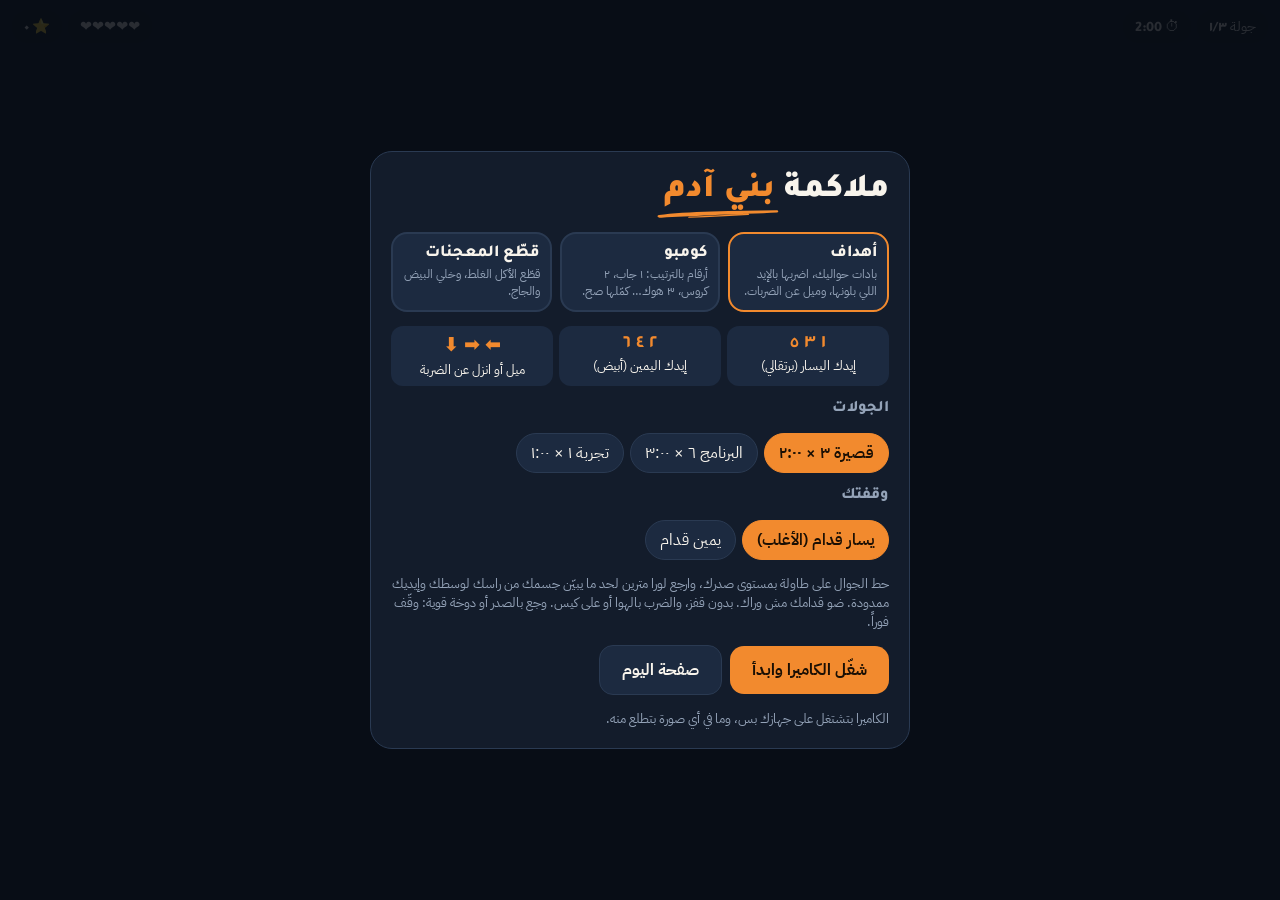
<file: boxing.html>
<!doctype html>
<html lang="ar" dir="rtl">
<head>
<meta charset="utf-8">
<meta name="viewport" content="width=device-width,initial-scale=1,viewport-fit=cover">
<script>(function(){try{var f=function(){var p=innerHeight>=innerWidth,s=p?Math.min(screen.width,screen.height):Math.max(screen.width,screen.height),z=1;if(matchMedia("(pointer:coarse)").matches&&s>0&&innerWidth>s*1.25)z=innerWidth/s;window.__Z=z;var s=document.documentElement.style;s.zoom=z===1?"":String(z);s.webkitTextSizeAdjust=s.textSizeAdjust="100%";};f();addEventListener("resize",f);}catch(e){window.__Z=1;}})();</script>
<title>ملاكمة بني آدم</title>
<meta name="description" content="ملاكمة بالكاميرا: اضرب الأهداف حواليك بالإيد الصح، كمّل الكومبو، ميل وانزل عن الضربات، وقطّع المعجنات. بدون قفز.">
<meta name="theme-color" content="#0e1520">
<link rel="icon" href="/brand/favicon.svg" type="image/svg+xml">
<link rel="apple-touch-icon" href="/brand/me-apple-touch.png">
<link rel="manifest" href="/manifest.webmanifest">
<meta name="apple-mobile-web-app-capable" content="yes">
<meta name="mobile-web-app-capable" content="yes">
<meta name="apple-mobile-web-app-title" content="بني آدم">
<script>if ("serviceWorker" in navigator) addEventListener("load", () => navigator.serviceWorker.register("/sw.js").catch(() => {}));</script>
<link rel="preconnect" href="https://fonts.googleapis.com">
<link rel="preconnect" href="https://fonts.gstatic.com" crossorigin>
<link rel="stylesheet" href="https://fonts.googleapis.com/css2?family=Tajawal:wght@700;800;900&family=IBM+Plex+Sans+Arabic:wght@400;600&display=swap">
<style>
html { -webkit-text-size-adjust: 100%; text-size-adjust: 100%; }
/* Brand "مشروع بني آدم". Layout: the mirrored camera fills the screen as a dim ring, pads and gloves drawn on top, HUD strips at top, overlays for setup and summary. */
:root { --bg: #0e1520; --panel: rgb(14 21 32 / .84); --raise: #1c2a40; --line: #2a3a52; --fg: #f8f4ec; --muted: #94a3b8; --accent: #f28a2e; --good: #3ec28f; --bad: #e5675a;
  --display: "Tajawal", "IBM Plex Sans Arabic", system-ui, sans-serif; --body: "IBM Plex Sans Arabic", Tahoma, system-ui, sans-serif; color-scheme: dark;
  --swash: url("data:image/svg+xml,%3Csvg xmlns='http://www.w3.org/2000/svg' viewBox='0 0 200 30' preserveAspectRatio='none'%3E%3Cpath d='M196 4c3 0 4 6 1 8-26 3-70 6-108 9-32 3-58 5-80 8-6 1-9-6-4-9 20-6 52-10 86-12 36-2 72-3 105-4zM150 16c-30 3-62 6-96 10-3 0-3 3 0 3 34-2 66-5 96-9 2 0 2-4 0-4z' fill='%23F28A2E'/%3E%3C/svg%3E"); }
* { box-sizing: border-box; }
[hidden] { display: none !important; }
html, body { margin: 0; height: 100%; background: var(--bg); color: var(--fg); font-family: var(--body); overflow: hidden; touch-action: none; }
canvas#ring { position: fixed; inset: 0; width: 100%; height: 100%; display: block; }
.hud { position: fixed; top: env(safe-area-inset-top, 0px); left: 0; right: 0; display: flex; justify-content: space-between; gap: 6px; padding: 10px max(12px, env(safe-area-inset-right, 0px)) 0 max(12px, env(safe-area-inset-left, 0px)); pointer-events: none; }
.grp { display: flex; gap: 6px; flex-wrap: wrap; }
.pill { background: var(--panel); border-radius: 99px; padding: 5px 12px; font-size: .9rem; font-variant-numeric: tabular-nums; }
.pill b { font-family: var(--display); font-weight: 800; }
#combo { position: fixed; top: calc(52px + env(safe-area-inset-top, 0px)); left: 0; right: 0; text-align: center; font-family: var(--display); font-weight: 900; font-size: clamp(1.6rem, 7vw, 2.8rem); color: var(--fg); text-shadow: 0 2px 12px rgb(0 0 0 / .7); pointer-events: none; }
#cue { position: fixed; bottom: calc(22px + env(safe-area-inset-bottom, 0px)); left: 0; right: 0; text-align: center; font-family: var(--display); font-weight: 900; font-size: clamp(1.3rem, 6vw, 2.2rem); color: var(--accent); text-shadow: 0 2px 12px rgb(0 0 0 / .7); pointer-events: none; padding: 0 12px; }
.ov { position: fixed; inset: 0; display: grid; place-items: center; background: rgb(8 12 20 / .86); padding: max(16px, env(safe-area-inset-top, 0px)) max(16px, env(safe-area-inset-right, 0px)) max(16px, env(safe-area-inset-bottom, 0px)) max(16px, env(safe-area-inset-left, 0px)); overflow-y: auto; }
.box { width: min(540px, 100%); background: #131c2b; border: 1px solid var(--line); border-radius: 22px; padding: 20px; display: grid; gap: 14px; }
h1 { font-family: var(--display); font-weight: 900; font-size: 2.1rem; margin: 0; line-height: 1.15; }
h1 span { color: var(--accent); position: relative; display: inline-block; padding-bottom: 8px; }
h1 span::after { content: ""; position: absolute; inset: auto -4px 0 -8px; height: 9px; background: var(--swash) no-repeat center / 100% 100%; }
h2 { font-family: var(--display); font-weight: 800; font-size: 1rem; margin: 0; color: var(--muted); }
.modes { display: grid; grid-template-columns: repeat(auto-fit, minmax(min(100%, 150px), 1fr)); gap: 8px; }
.mode { background: var(--raise); border: 2px solid var(--line); border-radius: 16px; padding: 10px; text-align: start; color: var(--fg); font: inherit; cursor: pointer; display: grid; gap: 2px; }
.mode b { font-family: var(--display); font-weight: 800; font-size: 1.05rem; }
.mode small { color: var(--muted); font-size: .76rem; line-height: 1.4; }
.mode[aria-pressed="true"] { border-color: var(--accent); }
.chips { display: flex; gap: 6px; flex-wrap: wrap; }
.chip { background: var(--raise); color: var(--fg); border: 1px solid var(--line); border-radius: 99px; padding: 7px 14px; font: inherit; cursor: pointer; }
.chip[aria-pressed="true"] { background: var(--accent); color: #1a0f04; border-color: var(--accent); font-weight: 600; }
.legend { display: grid; grid-template-columns: repeat(3, 1fr); gap: 6px; margin: 0; padding: 0; list-style: none; font-size: .8rem; }
.legend li { background: var(--raise); border-radius: 12px; padding: 7px 8px; text-align: center; }
.legend b { display: block; font-family: var(--display); font-size: 1.2rem; color: var(--accent); }
.note { font-size: .8rem; color: var(--muted); margin: 0; }
.err { color: var(--bad); font-size: .88rem; margin: 0; }
.row { display: flex; gap: 8px; flex-wrap: wrap; align-items: center; }
.btn { background: var(--accent); color: #1a0f04; border: 0; border-radius: 14px; padding: 12px 22px; font: inherit; font-weight: 700; font-size: 1rem; cursor: pointer; text-decoration: none; }
.btn.ghost { background: var(--raise); color: var(--fg); border: 1px solid var(--line); }
.stats { display: grid; grid-template-columns: repeat(3, 1fr); gap: 8px; }
.stat { background: var(--raise); border-radius: 14px; padding: 10px; text-align: center; }
.stat b { display: block; font-family: var(--display); font-weight: 900; font-size: 1.5rem; }
.stat span { font-size: .74rem; color: var(--muted); }
a { color: var(--accent); }
:focus-visible { outline: 2px solid var(--accent); outline-offset: 2px; }
</style>
</head>
<body>
<canvas id="ring"></canvas>
<div class="hud">
  <div class="grp"><span class="pill">جولة <b id="hRound">1</b></span><span class="pill">⏱ <b id="hTime">3:00</b></span></div>
  <div class="grp"><span class="pill"><b id="hHp">❤❤❤❤❤</b></span><span class="pill">⭐ <b id="hScore">0</b></span></div>
</div>
<div id="combo"></div>
<div id="cue"></div>

<div class="ov" id="ovStart">
  <div class="box">
    <h1>ملاكمة <span>بني آدم</span></h1>
    <div class="modes" id="modes">
      <button type="button" class="mode" data-m="pads" aria-pressed="true"><b>أهداف</b><small>بادات حواليك، اضربها بالإيد اللي بلونها، وميل عن الضربات.</small></button>
      <button type="button" class="mode" data-m="combo" aria-pressed="false"><b>كومبو</b><small>أرقام بالترتيب: ١ جاب، ٢ كروس، ٣ هوك… كمّلها صح.</small></button>
      <button type="button" class="mode" data-m="slice" aria-pressed="false"><b>قطّع المعجنات</b><small>قطّع الأكل الغلط، وخلي البيض والجاج.</small></button>
    </div>
    <ul class="legend">
      <li><b>١ ٣ ٥</b><span id="lgLead">إيدك اليسار (برتقالي)</span></li>
      <li><b>٢ ٤ ٦</b><span id="lgRear">إيدك اليمين (أبيض)</span></li>
      <li><b>⬅ ➡ ⬇</b>ميل أو انزل عن الضربة</li>
    </ul>
    <h2>الجولات</h2>
    <div class="chips" id="lenPick"></div>
    <h2>وقفتك</h2>
    <div class="chips" id="stancePick"></div>
    <p class="note">حط الجوال على طاولة بمستوى صدرك، وارجع لورا مترين لحد ما يبيّن جسمك من راسك لوسطك وإيديك ممدودة. ضو قدامك مش وراك. بدون قفز، والضرب بالهوا أو على كيس. وجع بالصدر أو دوخة قوية: وقّف فوراً.</p>
    <p class="err" id="err" hidden></p>
    <div class="row"><button class="btn" id="go" type="button">شغّل الكاميرا وابدأ</button><a class="btn ghost" href="./">صفحة اليوم</a></div>
    <p class="note">الكاميرا بتشتغل على جهازك بس، وما في أي صورة بتطلع منه.</p>
  </div>
</div>

<div class="ov" id="ovEnd" hidden>
  <div class="box">
    <h1 id="endTitle">الله يعطيك <span>العافية</span></h1>
    <div class="stats">
      <div class="stat"><b id="eHits">0</b><span>ضربة بالهدف</span></div>
      <div class="stat"><b id="eAcc">0٪</b><span>دقة</span></div>
      <div class="stat"><b id="eDodge">0</b><span>تفادي</span></div>
      <div class="stat"><b id="eStreak">0</b><span>أطول سلسلة</span></div>
      <div class="stat"><b id="eTime">0:00</b><span>وقت شغل</span></div>
      <div class="stat"><b id="eScore">0</b><span>نقاط</span></div>
    </div>
    <p class="note" id="eNote"></p>
    <div class="row"><button class="btn" id="again" type="button">كمان مرة</button><a class="btn ghost" href="./">صفحة اليوم</a></div>
  </div>
</div>
<video id="vid" playsinline muted hidden></video>

<script type="module">
const $ = (id) => document.getElementById(id);
const ar = (n) => Number(n).toLocaleString("ar-EG");
const fmt = (s) => `${Math.floor(s / 60)}:${String(Math.floor(s % 60)).padStart(2, "0")}`;
const clamp = (x, a, b) => Math.min(b, Math.max(a, x));
const rnd = (a, b) => a + Math.random() * (b - a);

// ---------- settings ----------
const LENGTHS = { short: { n: "قصيرة ٣ × ٢:٠٠", k: 3, w: 120, r: 60 }, plan: { n: "البرنامج ٦ × ٣:٠٠", k: 6, w: 180, r: 60 }, test: { n: "تجربة ١ × ١:٠٠", k: 1, w: 60, r: 0 } };
let cfg = { mode: "pads", len: "short", stance: "orth" };
try { cfg = { ...cfg, ...JSON.parse(localStorage.getItem("ba-box") || "{}") }; } catch {}
function drawSetup() {
  document.querySelectorAll("#modes [data-m]").forEach((b) => b.setAttribute("aria-pressed", String(b.dataset.m === cfg.mode)));
  $("lenPick").innerHTML = Object.entries(LENGTHS).map(([k, l]) => `<button type="button" class="chip" data-l="${k}" aria-pressed="${k === cfg.len}">${l.n}</button>`).join("");
  $("stancePick").innerHTML = [["orth", "يسار قدام (الأغلب)"], ["south", "يمين قدام"]].map(([k, l]) => `<button type="button" class="chip" data-s="${k}" aria-pressed="${k === cfg.stance}">${l}</button>`).join("");
  const orth = cfg.stance === "orth";
  $("lgLead").textContent = orth ? "إيدك اليسار (برتقالي)" : "إيدك اليمين (أبيض)";
  $("lgRear").textContent = orth ? "إيدك اليمين (أبيض)" : "إيدك اليسار (برتقالي)";
  try { localStorage.setItem("ba-box", JSON.stringify(cfg)); } catch {}
}
$("modes").addEventListener("click", (e) => { const b = e.target.closest("[data-m]"); if (b) { cfg.mode = b.dataset.m; drawSetup(); } });
$("lenPick").addEventListener("click", (e) => { const b = e.target.closest("[data-l]"); if (b) { cfg.len = b.dataset.l; drawSetup(); } });
$("stancePick").addEventListener("click", (e) => { const b = e.target.closest("[data-s]"); if (b) { cfg.stance = b.dataset.s; drawSetup(); } });
drawSetup();

// ---------- audio ----------
let actx = null;
const beep = (f, d = 0.1, v = 0.12, type = "sine") => { if (!actx) return; try { const o = actx.createOscillator(), g = actx.createGain(); o.type = type; o.frequency.value = f; g.gain.setValueAtTime(v, actx.currentTime); g.gain.exponentialRampToValueAtTime(0.0001, actx.currentTime + d); o.connect(g); g.connect(actx.destination); o.start(); o.stop(actx.currentTime + d); } catch {} };
const thud = () => { beep(140, 0.12, 0.25, "triangle"); beep(320, 0.05, 0.08, "square"); };

// ---------- canvas + camera mapping ----------
const cv = $("ring"), ctx = cv.getContext("2d");
let W = 0, H = 0;
function resize() { const d = Math.min(2, devicePixelRatio || 1); W = innerWidth / (window.__Z || 1); H = innerHeight / (window.__Z || 1); cv.width = W * d; cv.height = H * d; ctx.setTransform(d, 0, 0, d, 0, 0); }
addEventListener("resize", resize); resize();
const vid = $("vid");
function cover() { const vw = vid.videoWidth || 640, vh = vid.videoHeight || 480, s = Math.max(W / vw, H / vh); return { dw: vw * s, dh: vh * s, ox: (W - vw * s) / 2, oy: (H - vh * s) / 2 }; }
const toScreen = (p, c) => ({ x: c.ox + (1 - p.x) * c.dw, y: c.oy + p.y * c.dh, v: p.visibility ?? 1 }); // mirrored: your left hand shows on the left

// ---------- pose ----------
const VISION = "https://cdn.jsdelivr.net/npm/@mediapipe/tasks-vision@0.10.14";
let lm = null, lastDetect = 0;
async function startCamera() {
  const { FilesetResolver, PoseLandmarker } = await import(`${VISION}/vision_bundle.mjs`);
  const fs = await FilesetResolver.forVisionTasks(`${VISION}/wasm`);
  const opts = (delegate) => ({ baseOptions: { modelAssetPath: "https://storage.googleapis.com/mediapipe-models/pose_landmarker/pose_landmarker_lite/float16/1/pose_landmarker_lite.task", delegate }, runningMode: "VIDEO", numPoses: 1 });
  try { lm = await PoseLandmarker.createFromOptions(fs, opts("GPU")); } catch { lm = await PoseLandmarker.createFromOptions(fs, opts("CPU")); }
  const stream = await navigator.mediaDevices.getUserMedia({ video: { facingMode: "user", width: { ideal: 640 }, height: { ideal: 480 } }, audio: false });
  vid.srcObject = stream; await vid.play();
}
// body in screen pixels; hands = midpoint of wrist and index knuckle (closer to the fist)
const body = { seen: false, lastSeen: 0, nose: null, lS: null, rS: null, hands: [null, null], vel: [0, 0], prev: [null, null], prevT: 0, guardDownT: 0 };
let base = null, calib = null;
function readPose(now) {
  if (!lm || vid.readyState < 2 || now - lastDetect < 33) return;
  const dt = (now - lastDetect) / 1000; lastDetect = now;
  const res = lm.detectForVideo(vid, now), L = res.landmarks && res.landmarks[0];
  if (!L) { body.seen = false; return; }
  const c = cover(), P = (i) => toScreen(L[i], c);
  const nose = P(0), lS = P(11), rS = P(12);
  if (lS.v < 0.5 || rS.v < 0.5) { body.seen = false; return; }
  body.seen = true; body.lastSeen = now; body.nose = nose; body.lS = lS; body.rS = rS; body.lm = L; body.c = c;
  // index 0 = your left hand (landmarks 15/19), index 1 = your right hand (16/20)
  [[15, 19], [16, 20]].forEach(([w, f], i) => {
    const a = P(w), b = P(f);
    const h = a.v > 0.4 ? { x: (a.x + b.x) / 2, y: (a.y + b.y) / 2 } : null;
    const p = body.prev[i];
    body.vel[i] = h && p ? Math.hypot(h.x - p.x, h.y - p.y) / Math.max(dt, 0.016) : 0;
    body.prev[i] = body.hands[i] = h;
  });
  if (!base) {
    const sw = Math.abs(lS.x - rS.x), cx = (lS.x + rS.x) / 2, sy = (lS.y + rS.y) / 2;
    if (!calib) calib = { t: now, xs: [], sws: [], sys: [], ny: [] };
    calib.xs.push(cx); calib.sws.push(sw); calib.sys.push(sy); calib.ny.push(nose.y);
    if (Math.max(...calib.xs) - Math.min(...calib.xs) > sw * 0.4) calib = null;
    else if (now - calib.t > 1800) {
      const avg = (a) => a.reduce((x, y) => x + y, 0) / a.length;
      base = { cx: avg(calib.xs), sw: avg(calib.sws), sy: avg(calib.sys), ny: avg(calib.ny) };
    }
  }
}

// ---------- game state ----------
// Pad spots relative to your shoulders (x in shoulder widths, negative = your left side on screen; y up is negative).
const SPOT = { 1: [-0.55, -0.55], 2: [0.55, -0.55], 3: [-1.15, -0.75], 4: [1.15, -0.75], 5: [-0.45, 0.15], 6: [0.45, 0.15] };
const COMBOS = ["1-2", "1-1-2", "1-2-3", "2-3-2", "1-2-5-2", "1-6-3-2", "3-2", "1-2-3-2", "1-3-2", "5-2-3", "1-2-1-2", "2-3-4"];
const JUNK = ["🥐", "🍕", "🥤", "🍩", "🍟", "🧁"], GOOD = ["🥚", "🍗", "🥦"];
const g = { state: "idle", round: 0, t: 0, phase: "work", objs: [], hp: 5, score: 0, hits: 0, misses: 0, dodges: 0, streak: 0, best: 0, work: 0, next: 0, combo: null, comboIdx: 0, incoming: null, msg: "", msgT: 0, cd: 0, flash: 0, punches: 0 };
const len = () => LENGTHS[cfg.len];
const leadHand = () => (cfg.stance === "orth" ? 0 : 1); // odd numbers = lead hand
const handFor = (num) => (num % 2 === 1 ? leadHand() : 1 - leadHand());
function spotXY(num) { const [x, y] = SPOT[num], m = cfg.stance === "orth" ? 1 : -1; return { x: base.cx + x * m * base.sw, y: base.sy + y * base.sw }; }
function say(t) { g.msg = t; g.msgT = 1.3; }

function spawnPad() {
  const num = 1 + Math.floor(Math.random() * 6), p = spotXY(num);
  const life = clamp(2.4 - g.work / 240, 1.4, 2.4);
  g.objs.push({ kind: "pad", num, hand: handFor(num), x: p.x + rnd(-0.12, 0.12) * base.sw, y: p.y + rnd(-0.1, 0.1) * base.sw, r: base.sw * 0.32, born: g.t, life });
}
function spawnCombo() {
  const s = COMBOS[Math.floor(Math.random() * COMBOS.length)].split("-").map(Number);
  g.combo = s; g.comboIdx = 0; g.objs = g.objs.filter((o) => o.kind !== "pad");
  s.forEach((num, i) => { const p = spotXY(num); g.objs.push({ kind: "pad", num, hand: handFor(num), x: p.x, y: p.y, r: base.sw * 0.32, born: g.t, life: 5, order: i }); });
}
function spawnSlice() {
  const fromLeft = Math.random() < 0.5, good = Math.random() < 0.22;
  const x = fromLeft ? rnd(W * 0.1, W * 0.4) : rnd(W * 0.6, W * 0.9);
  g.objs.push({ kind: "food", e: good ? GOOD[Math.floor(Math.random() * GOOD.length)] : JUNK[Math.floor(Math.random() * JUNK.length)], good, x, y: H + 40, vx: (fromLeft ? 1 : -1) * rnd(40, 140), vy: -rnd(H * 1.25, H * 1.5), r: Math.max(34, base.sw * 0.28), born: g.t });
}
function spawnIncoming() {
  const side = Math.random() < 0.5 ? -1 : 1, duck = Math.random() < 0.3;
  g.incoming = { side, duck, t: 0, warn: 1.3 };
}

function startRound() { g.round++; g.phase = "work"; g.t = 0; g.objs = []; g.combo = null; g.incoming = null; g.next = 0.6; g.nextIn = rnd(6, 10); say(`جولة ${ar(g.round)}! الإيدين على وجهك`); beep(880, 0.25); setTimeout(() => beep(880, 0.25), 300); }
function endRound() {
  if (g.round >= len().k) return finish(true);
  g.phase = "rest"; g.t = 0; g.objs = []; g.combo = null; g.incoming = null; say("راحة: تنفّس وامشِ"); beep(520, 0.4);
}

function hitTest(o, i) {
  const h = body.hands[i]; if (!h) return false;
  return Math.hypot(h.x - o.x, h.y - o.y) < o.r + base.sw * 0.08 && body.vel[i] > base.sw * 1.4;
}
function landed(o, pts) {
  o.dead = true; g.hits++; g.streak++; g.best = Math.max(g.best, g.streak);
  g.score += pts + Math.min(50, g.streak * 3); thud(); o.pop = 1;
}

function update(dt, now) {
  if (g.state === "calib") { if (base) { g.state = "play"; g.round = 0; startRound(); } return; }
  if (g.state !== "play" && g.state !== "paused" && g.state !== "countdown") return;
  // pause when you leave the camera, 3-2-1 when you are back
  if (g.state === "play" && now - body.lastSeen > 700) { g.state = "paused"; beep(300, 0.2); }
  else if (g.state === "paused" && body.seen) { g.state = "countdown"; g.cd = 3; }
  else if (g.state === "countdown") { if (!body.seen) g.state = "paused"; else { const b = Math.ceil(g.cd); g.cd -= dt; if (Math.ceil(g.cd) !== b && g.cd > 0) beep(660, 0.08); if (g.cd <= 0) g.state = "play"; } }
  if (g.state !== "play") return;
  g.t += dt; g.msgT = Math.max(0, g.msgT - dt); g.flash = Math.max(0, g.flash - dt);
  const L = len();
  if (g.phase === "rest") { if (g.t >= L.r) startRound(); return; }
  g.work += dt;
  if (g.t >= L.w) return endRound();
  if (L.w - g.t <= 10 && L.w - g.t + dt > 10) say("آخر ١٠ ثواني، كل اللي عندك!");

  // guard reminder: both hands under the shoulders for 2.5 s
  const low = body.hands.every((h) => !h || h.y > base.sy + base.sw * 0.45);
  body.guardDownT = low ? body.guardDownT + dt : 0;
  if (body.guardDownT > 2.5 && cfg.mode !== "slice") { say("الإيدين على وجهك!"); body.guardDownT = 0; }

  if (cfg.mode === "pads") {
    g.next -= dt;
    if (g.next <= 0 && g.objs.filter((o) => o.kind === "pad").length < 2) { spawnPad(); g.next = clamp(1.3 - g.work / 400, 0.6, 1.3); }
  } else if (cfg.mode === "combo") {
    if (!g.combo) { g.next -= dt; if (g.next <= 0) spawnCombo(); }
  } else {
    g.next -= dt; if (g.next <= 0) { spawnSlice(); if (Math.random() < Math.min(0.5, g.work / 300)) spawnSlice(); g.next = rnd(0.7, 1.3); }
  }
  // incoming punches to slip or duck (not in slice mode)
  if (cfg.mode !== "slice") {
    g.nextIn -= dt;
    if (!g.incoming && g.nextIn <= 0) { spawnIncoming(); g.nextIn = rnd(7, 12); }
    if (g.incoming) {
      const inc = g.incoming; inc.t += dt;
      if (inc.t >= inc.warn) {
        const nx = (body.nose.x - base.cx) / base.sw, drop = (((body.lS.y + body.rS.y) / 2) - base.sy) / base.sw;
        const ok = inc.duck ? drop > 0.32 : (inc.side < 0 ? nx > 0.3 : nx < -0.3);
        if (ok) { g.dodges++; g.score += 60; say("تفادي نظيف 👌"); beep(1200, 0.08); }
        else { g.hp--; g.flash = 0.5; g.streak = 0; beep(120, 0.3, 0.2, "sawtooth"); say(inc.duck ? "انزل!" : "ميل لجنب!"); if (g.hp <= 0) return finish(false); }
        g.incoming = null;
      }
    }
  }

  for (const o of g.objs) {
    if (o.dead) { o.pop = (o.pop || 0) - dt * 3; continue; }
    if (o.kind === "pad") {
      const right = hitTest(o, o.hand), wrong = hitTest(o, 1 - o.hand);
      if (cfg.mode === "combo") {
        if (o.order !== g.comboIdx) continue;
        if (right) { landed(o, 80); g.comboIdx++; if (g.comboIdx >= g.combo.length) { g.score += 100 * g.combo.length; say("كومبو كامل! 🔥"); beep(990, 0.12); setTimeout(() => beep(1320, 0.15), 120); g.combo = null; g.next = 0.8; } }
        else if (wrong) { say(o.hand === 0 ? "بإيدك اليسار" : "بإيدك اليمين"); }
        else if (g.t - o.born > o.life) { g.misses++; g.streak = 0; say("خلص الوقت"); g.combo = null; g.objs = g.objs.filter((x) => x.kind !== "pad"); g.next = 0.8; break; }
      } else {
        const age = (g.t - o.born) / o.life;
        if (right) landed(o, Math.round(100 * (1 - age * 0.6)));
        else if (wrong) { o.dead = true; o.pop = 1; g.score += 20; g.streak = 0; say(o.hand === 0 ? "هاد لليسار" : "هاد لليمين"); }
        else if (age > 1) { o.dead = true; o.pop = 0; g.misses++; g.streak = 0; }
      }
    } else { // food
      o.vy += H * 1.35 * dt; o.x += o.vx * dt; o.y += o.vy * dt;
      for (let i = 0; i < 2; i++) {
        const h = body.hands[i], p = body.prevSlice?.[i];
        if (!h || body.vel[i] < base.sw * 2.2) continue;
        // segment from the previous hand point to this one crosses the food
        const a = p || h, dx = h.x - a.x, dy = h.y - a.y, l2 = dx * dx + dy * dy || 1;
        const t = clamp(((o.x - a.x) * dx + (o.y - a.y) * dy) / l2, 0, 1), cx = a.x + t * dx, cy = a.y + t * dy;
        if (Math.hypot(o.x - cx, o.y - cy) < o.r) {
          o.dead = true; o.pop = 1;
          if (o.good) { g.hp--; g.flash = 0.5; g.streak = 0; say("لا! هاد بروتين، خليه"); beep(120, 0.3, 0.2, "sawtooth"); if (g.hp <= 0) return finish(false); }
          else { g.hits++; g.streak++; g.best = Math.max(g.best, g.streak); g.score += 50 + Math.min(50, g.streak * 4); beep(700 + Math.random() * 300, 0.07); }
          break;
        }
      }
      if (!o.dead && o.y > H + 80 && o.vy > 0) { o.dead = true; o.pop = 0; if (!o.good) { g.misses++; g.streak = 0; } }
    }
  }
  body.prevSlice = body.hands.map((h) => h && { ...h });
  g.objs = g.objs.filter((o) => !o.dead || o.pop > 0);
}

// ---------- drawing ----------
function draw() {
  ctx.fillStyle = "#0e1520"; ctx.fillRect(0, 0, W, H);
  if (vid.readyState >= 2) {
    const c = cover();
    ctx.save(); ctx.globalAlpha = 0.45; ctx.translate(W, 0); ctx.scale(-1, 1); ctx.drawImage(vid, W - c.ox - c.dw, c.oy, c.dw, c.dh); ctx.restore();
  }
  // soft vignette
  const vg = ctx.createRadialGradient(W / 2, H / 2, Math.min(W, H) * 0.3, W / 2, H / 2, Math.max(W, H) * 0.75);
  vg.addColorStop(0, "rgb(14 21 32 / 0)"); vg.addColorStop(1, "rgb(14 21 32 / .85)"); ctx.fillStyle = vg; ctx.fillRect(0, 0, W, H);
  const font = (px, w = 900) => `${w} ${px}px Tajawal, "IBM Plex Sans Arabic", sans-serif`;
  // calibration ghost
  if (g.state === "calib") {
    ctx.strokeStyle = "rgb(248 244 236 / .35)"; ctx.setLineDash([8, 8]); ctx.lineWidth = 3;
    ctx.beginPath(); ctx.ellipse(W / 2, H * 0.38, Math.min(W, H) * 0.13, Math.min(W, H) * 0.17, 0, 0, 7); ctx.stroke(); ctx.setLineDash([]);
  }
  // pads and food
  for (const o of g.objs) {
    if (o.kind === "pad") {
      const col = o.hand === 0 ? "#f28a2e" : "#f8f4ec", ink = o.hand === 0 ? "#1a0f04" : "#0e1520";
      if (o.dead) { if (o.pop > 0) { ctx.strokeStyle = col; ctx.globalAlpha = o.pop; ctx.lineWidth = 6; ctx.beginPath(); ctx.arc(o.x, o.y, o.r * (1.6 - o.pop * 0.6), 0, 7); ctx.stroke(); ctx.globalAlpha = 1; } continue; }
      const active = cfg.mode !== "combo" || o.order === g.comboIdx, age = clamp((g.t - o.born) / o.life, 0, 1);
      ctx.globalAlpha = active ? 1 : 0.35;
      ctx.fillStyle = col; ctx.beginPath(); ctx.arc(o.x, o.y, o.r, 0, 7); ctx.fill();
      ctx.strokeStyle = col; ctx.lineWidth = 5; ctx.beginPath(); ctx.arc(o.x, o.y, o.r + 10, -Math.PI / 2, -Math.PI / 2 + Math.PI * 2 * (1 - age)); ctx.stroke();
      ctx.fillStyle = ink; ctx.font = font(Math.round(o.r * 1.05)); ctx.textAlign = "center"; ctx.textBaseline = "middle"; ctx.fillText(ar(o.num), o.x, o.y + o.r * 0.06);
      ctx.globalAlpha = 1;
    } else {
      ctx.globalAlpha = o.dead ? Math.max(0, o.pop) : 1;
      ctx.font = `${Math.round(o.r * 1.6)}px system-ui, "Apple Color Emoji", "Segoe UI Emoji", sans-serif`; ctx.textAlign = "center"; ctx.textBaseline = "middle";
      ctx.fillText(o.e, o.x, o.y);
      if (o.dead && o.pop > 0) { ctx.strokeStyle = o.good ? "#e5675a" : "#f28a2e"; ctx.lineWidth = 4; ctx.beginPath(); ctx.moveTo(o.x - o.r, o.y + o.r * 0.6); ctx.lineTo(o.x + o.r, o.y - o.r * 0.6); ctx.stroke(); }
      ctx.globalAlpha = 1;
    }
  }
  // incoming punch warning
  if (g.incoming && base) {
    const inc = g.incoming, k = clamp(inc.t / inc.warn, 0, 1);
    ctx.fillStyle = `rgb(229 103 90 / ${0.25 + 0.5 * k})`;
    if (inc.duck) { ctx.fillRect(0, 0, W, base.ny + base.sw * 0.2); ctx.fillStyle = "#f8f4ec"; ctx.font = font(36); ctx.textAlign = "center"; ctx.fillText("⬇ انزل", W / 2, Math.max(60, base.ny - base.sw * 0.4)); }
    else {
      const x0 = inc.side < 0 ? 0 : W, x1 = base.cx + inc.side * -0.1 * base.sw;
      const fx = x0 + (x1 - x0) * k * 0.85, fy = base.ny;
      ctx.beginPath(); ctx.arc(fx, fy, base.sw * 0.35, 0, 7); ctx.fill();
      ctx.fillStyle = "#f8f4ec"; ctx.font = font(32); ctx.textAlign = "center";
      ctx.fillText(inc.side < 0 ? "ميل يمين ➡" : "⬅ ميل يسار", W / 2, Math.max(70, base.ny - base.sw * 0.7));
    }
  }
  // gloves
  body.hands.forEach((h, i) => {
    if (!h || !body.seen) return;
    const col = i === 0 ? "#f28a2e" : "#f8f4ec", r = base ? base.sw * 0.17 : 20, fast = base && body.vel[i] > base.sw * 1.4;
    ctx.fillStyle = col; ctx.globalAlpha = 0.9; ctx.beginPath(); ctx.arc(h.x, h.y, r * (fast ? 1.25 : 1), 0, 7); ctx.fill(); ctx.globalAlpha = 1;
    if (fast) { ctx.strokeStyle = col; ctx.lineWidth = 3; ctx.beginPath(); ctx.arc(h.x, h.y, r * 1.7, 0, 7); ctx.stroke(); }
  });
  if (g.flash > 0) { ctx.fillStyle = `rgb(229 103 90 / ${g.flash * 0.6})`; ctx.fillRect(0, 0, W, H); }
}

function hud() {
  const L = len();
  $("hRound").textContent = `${ar(Math.max(1, g.round))}/${ar(L.k)}`;
  $("hTime").textContent = fmt(Math.max(0, (g.phase === "rest" ? L.r : L.w) - g.t));
  $("hHp").textContent = "❤".repeat(Math.max(0, g.hp)) || "—";
  $("hScore").textContent = ar(Math.floor(g.score));
  $("combo").textContent = g.state === "play" && cfg.mode === "combo" && g.combo ? g.combo.map((n, i) => (i < g.comboIdx ? "✓" : ar(n))).join(" – ") : g.phase === "rest" && g.state === "play" ? "راحة" : "";
  let cue = "";
  if (g.state === "calib") cue = !body.seen ? "ارجع لورا لحد ما يبيّن راسك وكتافك" : "اوقف بالنص، الإيدين على وجهك، ثانيتين…";
  else if (g.state === "paused") cue = "وقف مؤقت: ارجع قدام الكاميرا";
  else if (g.state === "countdown") cue = ar(Math.max(1, Math.ceil(g.cd)));
  else if (g.state === "play") cue = g.msgT > 0 ? g.msg : g.phase === "rest" ? `الجولة الجاية بعد ${ar(Math.ceil(L.r - g.t))}` : "";
  $("cue").textContent = cue;
}

let last = performance.now();
function loop(now) {
  const dt = Math.min(0.05, (now - last) / 1000); last = now;
  readPose(now); update(dt, now); draw(); hud();
  requestAnimationFrame(loop);
}
requestAnimationFrame(loop);

// ---------- start / finish ----------
function reset() { Object.assign(g, { state: "calib", round: 0, t: 0, phase: "work", objs: [], hp: 5, score: 0, hits: 0, misses: 0, dodges: 0, streak: 0, best: 0, work: 0, next: 0, combo: null, comboIdx: 0, incoming: null, msgT: 0, flash: 0 }); base = null; calib = null; }
$("go").addEventListener("click", async () => {
  $("err").hidden = true;
  try { const AC = window.AudioContext || window.webkitAudioContext; if (AC && !actx) actx = new AC(); actx && actx.resume(); } catch {}
  try { navigator.wakeLock && navigator.wakeLock.request("screen").catch(() => {}); } catch {}
  if (!lm) {
    $("go").disabled = true; $("go").textContent = "بجهّز الكاميرا…";
    try { await startCamera(); }
    catch (e) { $("err").textContent = e && e.name === "NotAllowedError" ? "الكاميرا مرفوضة. اسمح للموقع يستعمل الكاميرا من إعدادات المتصفح." : "ما قدرت أشغّل الكاميرا أو أحمّل قارئ الحركة. تأكد من النت وجرّب كمان مرة."; $("err").hidden = false; $("go").disabled = false; $("go").textContent = "شغّل الكاميرا وابدأ"; return; }
    $("go").disabled = false; $("go").textContent = "شغّل الكاميرا وابدأ";
  }
  reset(); $("ovStart").hidden = true; $("ovEnd").hidden = true;
});
$("again").addEventListener("click", () => { $("ovEnd").hidden = true; $("ovStart").hidden = false; g.state = "idle"; });

const pad2 = (n) => String(n).padStart(2, "0");
// the day ends at the hour the person chose at setup
const DAY_END_H = (() => { try { const p = JSON.parse(localStorage.getItem("bani-adam-v1") || "{}").profile; return p && !p._del && Number.isFinite(p.dayEnd) ? p.dayEnd : 0; } catch { return 0; } })();
const planDate = () => { const d = new Date(Date.now() - DAY_END_H * 3600e3); return `${d.getFullYear()}-${pad2(d.getMonth() + 1)}-${pad2(d.getDate())}`; };
function finish(done) {
  g.state = "over";
  const acc = g.hits + g.misses ? Math.round(g.hits / (g.hits + g.misses) * 100) : 0;
  $("endTitle").innerHTML = done ? "خلّصت الجولات، الله يعطيك <span>العافية</span>" : "خلص القلب، <span>كمان مرة؟</span>";
  $("eHits").textContent = ar(g.hits); $("eAcc").textContent = ar(acc) + "٪"; $("eDodge").textContent = ar(g.dodges);
  $("eStreak").textContent = ar(g.best); $("eTime").textContent = fmt(g.work); $("eScore").textContent = ar(Math.floor(g.score));
  let note = "";
  // log to the tracker on this device: counts as the boxing session once half the planned work is done
  if (g.work >= len().k * len().w * 0.5) {
    try {
      const all = JSON.parse(localStorage.getItem("bani-adam-v1") || "{}"), key = "day-" + planDate();
      const day = all[key] || { kind: "day", date: planDate(), checks: {}, foods: {}, sets: [] };
      Object.assign(day, { session: "boxing", sessionDone: true, cardioMin: Math.round((day.cardioMin || 0) + g.work / 60), boxing: { hits: g.hits, acc, dodges: g.dodges, rounds: g.round, mode: cfg.mode }, checks: { ...(day.checks || {}), train: true } });
      day._u = Date.now(); all[key] = day; localStorage.setItem("bani-adam-v1", JSON.stringify(all));
      note = "انسجلت جلسة الملاكمة بصفحة اليوم، وتشيّك بند التمرين. ";
    } catch {}
  } else note = "الجلسة قصيرة، ما انسجلت كجلسة ملاكمة كاملة. ";
  let best = 0; try { best = +localStorage.getItem("ba-box-best-" + cfg.mode) || 0; if (g.score > best) localStorage.setItem("ba-box-best-" + cfg.mode, Math.floor(g.score)); } catch {}
  note += g.score > best ? "رقم قياسي جديد بهالنمط!" : `أفضل نتيجة بهالنمط: ${ar(best)}.`;
  $("eNote").textContent = note;
  $("ovEnd").hidden = false; beep(660, 0.2); setTimeout(() => beep(880, 0.3), 220);
}
</script>
</body>
</html>
</file>
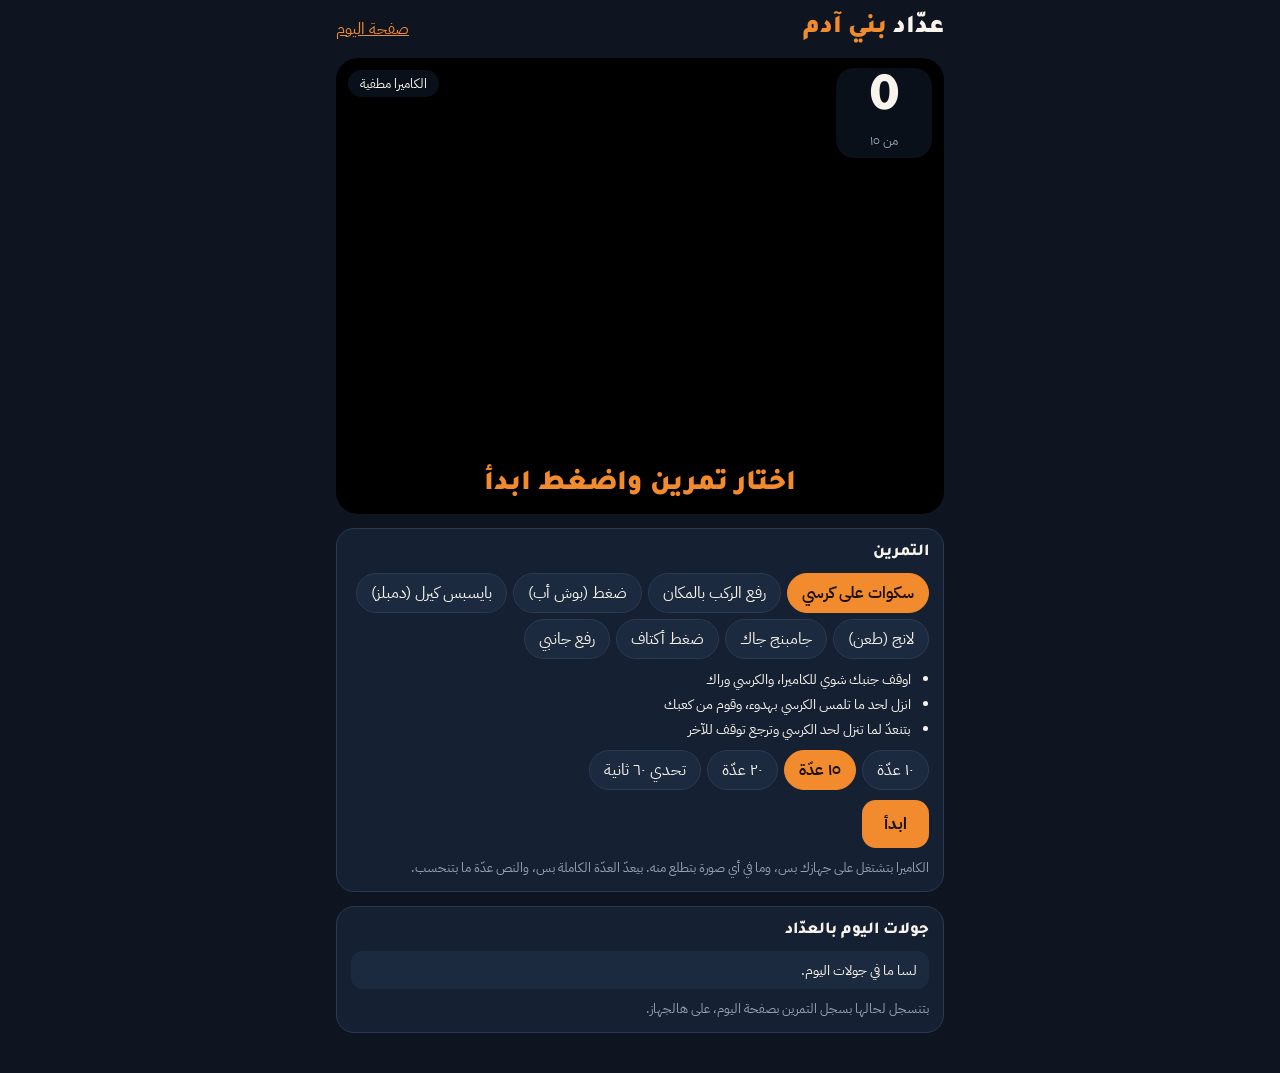
<file: coach.html>
<!doctype html>
<html lang="ar" dir="rtl">
<head>
<meta charset="utf-8">
<meta name="viewport" content="width=device-width,initial-scale=1,viewport-fit=cover">
<script>(function(){try{var f=function(){var p=innerHeight>=innerWidth,s=p?Math.min(screen.width,screen.height):Math.max(screen.width,screen.height),z=1;if(matchMedia("(pointer:coarse)").matches&&s>0&&innerWidth>s*1.25)z=innerWidth/s;window.__Z=z;var s=document.documentElement.style;s.zoom=z===1?"":String(z);s.webkitTextSizeAdjust=s.textSizeAdjust="100%";};f();addEventListener("resize",f);}catch(e){window.__Z=1;}})();</script>
<title>عدّاد بني آدم</title>
<meta name="description" content="عدّاد عدّات بالكاميرا: سكوات على كرسي، رفع ركب، ضغط أكتاف، ورفع جانبي. بيعدّ العدّة الكاملة بس، وبيسجّلها بسجل تمرينك.">
<meta name="theme-color" content="#0e1520">
<link rel="icon" href="/brand/favicon.svg" type="image/svg+xml">
<link rel="apple-touch-icon" href="/brand/me-apple-touch.png">
<link rel="manifest" href="/manifest.webmanifest">
<meta name="apple-mobile-web-app-capable" content="yes">
<meta name="mobile-web-app-capable" content="yes">
<meta name="apple-mobile-web-app-title" content="بني آدم">
<script>if ("serviceWorker" in navigator) addEventListener("load", () => navigator.serviceWorker.register("/sw.js").catch(() => {}));</script>
<link rel="preconnect" href="https://fonts.googleapis.com">
<link rel="preconnect" href="https://fonts.gstatic.com" crossorigin>
<link rel="stylesheet" href="https://fonts.googleapis.com/css2?family=Tajawal:wght@700;800;900&family=IBM+Plex+Sans+Arabic:wght@400;600&display=swap">
<style>
html { -webkit-text-size-adjust: 100%; text-size-adjust: 100%; }
/* Brand "مشروع بني آدم". Layout: phone column; live camera stage with a giant rep counter on top, controls and today's sets below. */
:root { --bg: #0e1520; --surface: #152033; --raise: #1c2a40; --line: #2a3a52; --fg: #f8f4ec; --muted: #94a3b8; --accent: #f28a2e; --good: #3ec28f; --warn: #e8b33f; --bad: #e5675a;
  --display: "Tajawal", "IBM Plex Sans Arabic", system-ui, sans-serif; --body: "IBM Plex Sans Arabic", Tahoma, system-ui, sans-serif; color-scheme: dark; }
* { box-sizing: border-box; }
[hidden] { display: none !important; }
body { margin: 0; background: var(--bg); color: var(--fg); font-family: var(--body); }
:root { padding-top: env(safe-area-inset-top, 0px); padding-bottom: env(safe-area-inset-bottom, 0px); }
.wrap { max-width: 640px; margin: 0 auto; padding: 14px max(16px, env(safe-area-inset-right, 0px)) 40px max(16px, env(safe-area-inset-left, 0px)); display: grid; gap: 14px; }
.top { display: flex; justify-content: space-between; align-items: center; gap: 10px; }
h1 { font-family: var(--display); font-weight: 900; font-size: 1.6rem; margin: 0; }
h1 span { color: var(--accent); }
a { color: var(--accent); }
.stage { position: relative; border-radius: 22px; overflow: hidden; background: #000; aspect-ratio: 4 / 3; width: 100%; }
.stage canvas { width: 100%; height: 100%; display: block; }
.big { position: absolute; top: 10px; right: 12px; text-align: center; background: rgb(14 21 32 / .78); border-radius: 18px; padding: 6px 16px; min-width: 96px; }
.big b { display: block; font-family: var(--display); font-weight: 900; font-size: 3.4rem; line-height: 1; font-variant-numeric: tabular-nums; }
.big span { font-size: .8rem; color: var(--muted); }
.cue { position: absolute; left: 0; right: 0; bottom: 12px; text-align: center; font-family: var(--display); font-weight: 900; font-size: clamp(1.2rem, 5.5vw, 1.8rem); color: var(--accent); text-shadow: 0 2px 10px rgb(0 0 0 / .7); padding: 0 10px; }
.cue.ok { color: var(--good); }
.see { position: absolute; top: 12px; left: 12px; background: rgb(14 21 32 / .78); border-radius: 99px; padding: 4px 12px; font-size: .8rem; }
.card { background: var(--surface); border: 1px solid var(--line); border-radius: 18px; padding: 14px; display: grid; gap: 10px; }
h2 { font-family: var(--display); font-weight: 800; font-size: 1.05rem; margin: 0; }
.chips { display: flex; gap: 6px; flex-wrap: wrap; }
.chip { background: var(--raise); color: var(--fg); border: 1px solid var(--line); border-radius: 99px; padding: 7px 14px; font: inherit; cursor: pointer; }
.chip[aria-pressed="true"] { background: var(--accent); color: #1a0f04; border-color: var(--accent); font-weight: 600; }
.chip:disabled { opacity: .55; }
.row { display: flex; gap: 8px; flex-wrap: wrap; align-items: center; }
.btn { background: var(--accent); color: #1a0f04; border: 0; border-radius: 14px; padding: 12px 22px; font: inherit; font-weight: 700; cursor: pointer; }
.btn.ghost { background: var(--raise); color: var(--fg); border: 1px solid var(--line); }
label.f { display: grid; gap: 4px; font-size: .8rem; color: var(--muted); }
input[type=number] { width: 120px; background: var(--raise); border: 1px solid var(--line); border-radius: 12px; padding: 9px 12px; color: var(--fg); font: inherit; }
.how { margin: 0; padding-inline-start: 18px; font-size: .88rem; display: grid; gap: 4px; }
.warn { color: var(--warn); font-size: .82rem; margin: 0; }
.note { color: var(--muted); font-size: .8rem; margin: 0; }
.err { color: var(--bad); font-size: .88rem; margin: 0; }
ul.list { list-style: none; margin: 0; padding: 0; display: grid; gap: 6px; }
ul.list li { display: flex; justify-content: space-between; gap: 8px; background: var(--raise); border-radius: 12px; padding: 8px 12px; font-size: .9rem; }
:focus-visible { outline: 2px solid var(--accent); outline-offset: 2px; }
</style>
</head>
<body>
<div class="wrap">
  <div class="top"><h1>عدّاد <span>بني آدم</span></h1><a href="./">صفحة اليوم</a></div>

  <div class="stage">
    <canvas id="view" width="640" height="480"></canvas>
    <div class="big"><b id="count">0</b><span id="goalTxt">من 15</span></div>
    <div class="see" id="see">الكاميرا مطفية</div>
    <div class="cue" id="cue">اختار تمرين واضغط ابدأ</div>
  </div>

  <div class="card">
    <h2>التمرين</h2>
    <div class="chips" id="exPick"></div>
    <ul class="how" id="how"></ul>
    <p class="warn" id="warn" hidden></p>
    <div class="row">
      <div class="chips" id="goalPick"></div>
      <label class="f" for="kg" id="kgWrap">وزن الدمبل (كغ)<input type="number" id="kg" inputmode="decimal" min="0" step="0.5" placeholder="بدون"></label>
    </div>
    <p class="err" id="err" hidden></p>
    <div class="row"><button class="btn" id="go" type="button">ابدأ</button><button class="btn ghost" id="stop" type="button" hidden>خلّصت الجولة</button></div>
    <p class="note">الكاميرا بتشتغل على جهازك بس، وما في أي صورة بتطلع منه. بيعدّ العدّة الكاملة بس، والنص عدّة ما بتنحسب.</p>
  </div>

  <div class="card">
    <h2>جولات اليوم بالعدّاد</h2>
    <ul class="list" id="today"></ul>
    <p class="note">بتنسجل لحالها بسجل التمرين بصفحة اليوم، على هالجهاز.</p>
  </div>
</div>
<video id="vid" playsinline muted hidden></video>

<script type="module">
const $ = (id) => document.getElementById(id);
const ar = (n) => Number(n).toLocaleString("ar-EG");

// Each exercise: a measure from landmarks and two thresholds. A rep = reach "down", then reach "up" (the stage order idea from ai-workout-assistant).
const EXS = {
  chair_squat: { n: "سكوات على كرسي", how: ["اوقف جنبك شوي للكاميرا، والكرسي وراك", "انزل لحد ما تلمس الكرسي بهدوء، وقوم من كعبك", "بتنعدّ لما تنزل لحد الكرسي وترجع توقف للآخر"], cue: { down: "انزل…", up: "قوم!", partial: "انزل أكثر، لحد الكرسي" }, kg: false },
  high_knees: { n: "رفع الركب بالمكان", how: ["مواجه للكاميرا، وجسمك كامل ظاهر", "ارفع ركبة ركبة لمستوى الورك، وإيديك بتتحرك", "كل رفعة ركبة كاملة = عدّة"], cue: { down: "", up: "", partial: "ارفع الركبة أعلى" }, kg: false },
  pushup: { n: "ضغط (بوش أب)", how: ["حط الجوال على الأرض بالعرض، وانت جنب الكاميرا (جانبك مواجه إلها)", "جسمك خط مستقيم من الراس للكعب، ما تنزّل الورك", "انزل لحد ما الكوع يصير زاوية قايمة وارجع افرد"], cue: { down: "ارجع لفوق!", up: "", partial: "انزل أكثر، لحد زاوية الكوع" }, kg: false, warn: "إذا حسيت وجع بالكتف أو المعصم، وقّف وجرّب ضغط على الركب أو على الحيط." },
  curl: { n: "بايسبس كيرل (دمبلز)", how: ["مواجه للكاميرا، وإيديك ظاهرين", "الكوع ثابت بجنبك، اطلع الدمبل لحد الكتف", "نزّل ببطء وافرد الإيد للآخر"], cue: { down: "نزّل ببطء", up: "", partial: "اطلع أكثر، لحد الكتف" }, kg: true },
  lunge: { n: "لانج (طعن)", how: ["مواجه للكاميرا أو جنبك شوي، وجسمك كامل ظاهر", "خطوة لقدام وانزل لحد ما الركبة الأمامية زاوية قايمة", "ادفع بكعبك وارجع للوقوف، بدّل الرجل"], cue: { down: "ادفع وقوم!", up: "", partial: "انزل أكثر" }, kg: false },
  jacks: { n: "جامبنج جاك", how: ["مواجه للكاميرا بعيد خطوتين، جسمك كامل ظاهر", "افتح رجليك وارفع إيديك فوق راسك", "سكّرهم ورجّع لجنبك = عدّة"], cue: { down: "", up: "", partial: "ارفع إيديك أعلى وافتح رجليك أكثر" }, kg: false },
  overhead: { n: "ضغط أكتاف", how: ["مواجه للكاميرا، بدمبلز أو بدون", "من مستوى الكتف لفوق راسك والإيدين ممدودين", "ارجع لمستوى الكتف كل مرة"], cue: { down: "نزّل للكتف", up: "ادفع لفوق!", partial: "افرد إيديك فوق راسك للآخر" }, kg: true, warn: "إذا حسيت تنميل بإيدك، وقّف هالتمرين واحكي للدكتور." },
  lat_raise: { n: "رفع جانبي", how: ["مواجه للكاميرا، بدمبلز خفيفة", "ارفع الإيدين لجنب لمستوى الكتف، مش أعلى", "نزّل ببطء لجنب فخادك"], cue: { down: "نزّل ببطء", up: "لمستوى الكتف", partial: "ارفع لمستوى الكتف" }, kg: true },
};
const GOALS = [10, 15, 20, "60"];
let ex = "chair_squat", goal = 15;
try { const s = JSON.parse(localStorage.getItem("ba-coach") || "{}"); if (EXS[s.ex]) ex = s.ex; if (GOALS.includes(s.goal)) goal = s.goal; } catch {}

function drawPick() {
  const busy = running;
  $("exPick").innerHTML = Object.entries(EXS).map(([k, e]) => `<button type="button" class="chip" data-ex="${k}" aria-pressed="${k === ex}" ${busy ? "disabled" : ""}>${e.n}</button>`).join("");
  $("goalPick").innerHTML = GOALS.map((g) => `<button type="button" class="chip" data-g="${g}" aria-pressed="${g === goal}" ${busy ? "disabled" : ""}>${g === "60" ? "تحدي ٦٠ ثانية" : ar(g) + " عدّة"}</button>`).join("");
  $("how").innerHTML = EXS[ex].how.map((h) => `<li>${h}</li>`).join("");
  $("warn").hidden = !EXS[ex].warn; $("warn").textContent = EXS[ex].warn || "";
  $("kgWrap").hidden = !EXS[ex].kg;
  $("goalTxt").textContent = goal === "60" ? "بـ ٦٠ ثانية" : `من ${ar(goal)}`;
  try { localStorage.setItem("ba-coach", JSON.stringify({ ex, goal })); } catch {}
}
$("exPick").addEventListener("click", (e) => { const b = e.target.closest("[data-ex]"); if (b && !running) { ex = b.dataset.ex; drawPick(); } });
$("goalPick").addEventListener("click", (e) => { const b = e.target.closest("[data-g]"); if (b && !running) { goal = b.dataset.g === "60" ? "60" : +b.dataset.g; drawPick(); } });

// ---------- audio ----------
let actx = null;
const beep = (f, d = 0.1, v = 0.12) => { if (!actx) return; try { const o = actx.createOscillator(), g = actx.createGain(); o.frequency.value = f; g.gain.setValueAtTime(v, actx.currentTime); g.gain.exponentialRampToValueAtTime(0.0001, actx.currentTime + d); o.connect(g); g.connect(actx.destination); o.start(); o.stop(actx.currentTime + d); } catch {} };

// ---------- camera ----------
const VISION = "https://cdn.jsdelivr.net/npm/@mediapipe/tasks-vision@0.10.14";
let lm = null;
const vid = $("vid"), view = $("view"), vx = view.getContext("2d");
async function startCamera() {
  const { FilesetResolver, PoseLandmarker } = await import(`${VISION}/vision_bundle.mjs`);
  const fs = await FilesetResolver.forVisionTasks(`${VISION}/wasm`);
  const opts = (delegate) => ({ baseOptions: { modelAssetPath: "https://storage.googleapis.com/mediapipe-models/pose_landmarker/pose_landmarker_lite/float16/1/pose_landmarker_lite.task", delegate }, runningMode: "VIDEO", numPoses: 1 });
  try { lm = await PoseLandmarker.createFromOptions(fs, opts("GPU")); } catch { lm = await PoseLandmarker.createFromOptions(fs, opts("CPU")); }
  const stream = await navigator.mediaDevices.getUserMedia({ video: { facingMode: "user", width: { ideal: 640 }, height: { ideal: 480 } }, audio: false });
  vid.srcObject = stream; await vid.play();
}
const vis = (p) => p && (p.visibility ?? 1) > 0.55;
function angle(a, b, c, aspect) { // degrees at b, with x scaled to real proportions
  const v1 = [(a.x - b.x) * aspect, a.y - b.y], v2 = [(c.x - b.x) * aspect, c.y - b.y];
  const cos = (v1[0] * v2[0] + v1[1] * v2[1]) / (Math.hypot(...v1) * Math.hypot(...v2) || 1);
  return Math.acos(Math.max(-1, Math.min(1, cos))) * 180 / Math.PI;
}

// ---------- rep logic ----------
let running = false, reps = 0, stage = "up", tEnd = 0, legUp = [false, false], legPeak = [1, 1];
function measure(L, aspect) {
  const [nose, lS, rS, lE, rE, lW, rW, lH, rH, lK, rK, lA, rA] = [0, 11, 12, 13, 14, 15, 16, 23, 24, 25, 26, 27, 28].map((i) => L[i]);
  const torso = vis(lS) && vis(lH) ? Math.abs(((lH.y + rH.y) / 2) - ((lS.y + rS.y) / 2)) || 0.2 : 0.2;
  if (ex === "chair_squat") {
    const legs = [[lH, lK, lA], [rH, rK, rA]].filter(([h, k, a]) => vis(h) && vis(k) && vis(a)).map(([h, k, a]) => angle(h, k, a, aspect));
    if (!legs.length) return null;
    return { v: Math.min(...legs), down: (v) => v < 120, up: (v) => v > 155, partial: (v) => v < 145, lowIsDown: true };
  }
  if (ex === "pushup") { // side view: elbow angle on the visible arm(s); hip sag is flagged
    const arms = [[lS, lE, lW], [rS, rE, rW]].filter(([a, b, c]) => vis(a) && vis(b) && vis(c)).map(([a, b, c]) => angle(a, b, c, aspect));
    if (!arms.length) return null;
    const side = (vis(lS) && vis(lH) && vis(lA) && (lS.visibility || 0) >= (rS.visibility || 0)) ? [lS, lH, lA] : [rS, rH, rA];
    const sag = side.every(vis) ? angle(side[0], side[1], side[2], aspect) < 150 : false;
    return { v: arms.reduce((a, b) => a + b, 0) / arms.length, down: (v) => v < 95, up: (v) => v > 150, partial: (v) => v < 125, lowIsDown: true, rest: 150, sag };
  }
  if (ex === "curl") {
    const arms = [[lS, lE, lW], [rS, rE, rW]].filter(([a, b, c]) => vis(a) && vis(b) && vis(c)).map(([a, b, c]) => angle(a, b, c, aspect));
    if (!arms.length) return null;
    return { v: Math.min(...arms), down: (v) => v < 55, up: (v) => v > 150, partial: (v) => v < 100, lowIsDown: true, rest: 150 };
  }
  if (ex === "lunge") {
    const legs = [[lH, lK, lA], [rH, rK, rA]].filter(([h, k, a]) => vis(h) && vis(k) && vis(a)).map(([h, k, a]) => angle(h, k, a, aspect));
    if (!legs.length) return null;
    return { v: Math.min(...legs), down: (v) => v < 105, up: (v) => v > 160, partial: (v) => v < 135, lowIsDown: true, rest: 160 };
  }
  if (ex === "overhead") {
    if (!(vis(lW) && vis(rW) && vis(lS) && vis(rS))) return null;
    const v = ((lS.y + rS.y) / 2 - (lW.y + rW.y) / 2) / torso; // >0 when wrists above shoulders
    return { v, down: (x) => x < 0.15, up: (x) => x > (nose.y < lS.y ? ((lS.y + rS.y) / 2 - nose.y) / torso + 0.35 : 0.9), partial: (x) => x > 0.5 };
  }
  if (ex === "lat_raise") {
    if (!(vis(lW) && vis(rW) && vis(lS) && vis(rS))) return null;
    const lift = Math.min(lH.y - lW.y, rH.y - rW.y) / torso; // 0 at hips, ~1 at shoulder height
    return { v: lift, down: (x) => x < 0.3, up: (x) => x > 0.82, partial: (x) => x > 0.55 };
  }
  return null;
}
function highKnees(L) {
  const [lS, rS, lH, rH, lK, rK] = [11, 12, 23, 24, 25, 26].map((i) => L[i]);
  if (!(vis(lH) && vis(rH) && vis(lK) && vis(rK) && vis(lS))) return "lost";
  const torso = Math.abs((lH.y + rH.y) / 2 - (lS.y + rS.y) / 2) || 0.2;
  [[lH, lK], [rH, rK]].forEach(([h, k], i) => {
    const drop = (k.y - h.y) / torso; // ~0.9 standing, small when the knee is up
    legPeak[i] = Math.min(legPeak[i], drop);
    if (!legUp[i] && drop < 0.4) { legUp[i] = true; }
    if (legUp[i] && drop > 0.7) { legUp[i] = false; rep(); legPeak[i] = 1; }
    else if (!legUp[i] && drop > 0.75 && legPeak[i] < 0.62) { say(EXS.high_knees.cue.partial, false); legPeak[i] = 1; }
  });
  return "ok";
}
let jOpen = false;
function jacks(L) {
  const [lS, rS, lW, rW, lA, rA, lH, rH] = [11, 12, 15, 16, 27, 28, 23, 24].map((i) => L[i]);
  if (!(vis(lS) && vis(rS) && vis(lW) && vis(rW) && vis(lA) && vis(rA))) return "lost";
  const sw = Math.abs(lS.x - rS.x) || 0.15, feet = Math.abs(lA.x - rA.x) / sw;
  const handsUp = lW.y < lS.y && rW.y < rS.y, handsDown = lW.y > lS.y + 0.05 && rW.y > rS.y + 0.05;
  if (!jOpen && handsUp && feet > 1.7) jOpen = true;
  else if (jOpen && handsDown && feet < 1.3) { jOpen = false; rep(); }
  else if (!jOpen && handsUp && feet < 1.4 && performance.now() - cueT > 4000) say(EXS.jacks.cue.partial, false);
  return "ok";
}
// Squat: rest = standing (high angle), rep = go below "down" then back above "up".
// Press / raise: rest = arms low, rep = reach "up" then come back to "down".
let peak = null;
function step(L, aspect) {
  if (ex === "high_knees") return highKnees(L);
  if (ex === "jacks") return jacks(L);
  const m = measure(L, aspect); if (!m) return "lost";
  if (m.lowIsDown) { // squat
    if (stage === "up") {
      peak = peak === null ? m.v : Math.min(peak, m.v);
      if (m.down(m.v)) { stage = "down"; peak = null; say(m.sag ? "شدّ بطنك، الورك نازل" : EXS[ex].cue.up, false); }
      else if (m.v > (m.rest || 160) && peak !== null && m.partial(peak)) { say(EXS[ex].cue.partial, false); peak = null; }
      else if (m.v > (m.rest || 160)) peak = null;
    } else if (m.up(m.v)) { stage = "up"; rep(); }
  } else { // arms
    if (stage === "up") { if (m.down(m.v)) { stage = "down"; peak = null; } }
    else {
      peak = peak === null ? m.v : Math.max(peak, m.v);
      if (m.up(m.v)) { stage = "up"; peak = null; rep(); }
      else if (m.down(m.v) && peak !== null && m.partial(peak)) { say(EXS[ex].cue.partial, false); peak = null; }
      else if (m.down(m.v)) peak = null;
    }
  }
  return "ok";
}
let cueT = 0;
function say(t, ok) { if (!t) return; $("cue").textContent = t; $("cue").className = "cue" + (ok ? " ok" : ""); cueT = performance.now(); }
function rep() {
  reps++; $("count").textContent = ar(reps); beep(990, 0.08);
  const left = goal === "60" ? null : goal - reps;
  say(left === 0 ? "خلصت! الله يعطيك العافية" : left !== null && left <= 3 ? `باقي ${ar(left)}` : "عدّة ✓", true);
  if (left === 0) finish();
}

// ---------- loop ----------
function loop(now) {
  if (lm && vid.readyState >= 2) {
    const aspect = (vid.videoWidth || 640) / (vid.videoHeight || 480);
    vx.save(); vx.translate(view.width, 0); vx.scale(-1, 1); vx.drawImage(vid, 0, 0, view.width, view.height); vx.restore();
    const res = lm.detectForVideo(vid, now), L = res.landmarks && res.landmarks[0];
    if (L) {
      vx.fillStyle = "#f28a2e"; vx.strokeStyle = "rgb(248 244 236 / .7)"; vx.lineWidth = 3;
      const P = (i) => [(1 - L[i].x) * view.width, L[i].y * view.height];
      for (const [a, b] of [[11, 12], [11, 13], [13, 15], [12, 14], [14, 16], [11, 23], [12, 24], [23, 24], [23, 25], [25, 27], [24, 26], [26, 28]]) if (vis(L[a]) && vis(L[b])) { vx.beginPath(); vx.moveTo(...P(a)); vx.lineTo(...P(b)); vx.stroke(); }
      for (const i of [0, 11, 12, 13, 14, 15, 16, 23, 24, 25, 26, 27, 28]) if (vis(L[i])) { vx.beginPath(); vx.arc(...P(i), 5, 0, 7); vx.fill(); }
    }
    let st = L ? "ok" : "lost";
    if (running && L) st = step(L, aspect);
    $("see").textContent = !L ? "ما شايفك" : st === "lost" ? "ارجع لورا، لازم يبيّن جسمك كامل" : "شايفك ✓";
    if (running && goal === "60") { const left = Math.max(0, Math.ceil((tEnd - Date.now()) / 1000)); $("goalTxt").textContent = `باقي ${ar(left)} ث`; if (!left) finish(); }
    if (performance.now() - cueT > 2500 && running) { $("cue").textContent = EXS[ex].cue[stage === "down" ? "up" : "down"] || ""; $("cue").className = "cue"; }
  }
  requestAnimationFrame(loop);
}
requestAnimationFrame(loop);

// ---------- save into the tracker's log (same site, same browser) ----------
const LKEY = "bani-adam-v1";
const pad = (n) => String(n).padStart(2, "0");
// the day ends at the hour the person chose at setup
const DAY_END_H = (() => { try { const p = JSON.parse(localStorage.getItem("bani-adam-v1") || "{}").profile; return p && !p._del && Number.isFinite(p.dayEnd) ? p.dayEnd : 0; } catch { return 0; } })();
const planDate = () => { const d = new Date(Date.now() - DAY_END_H * 3600e3); return `${d.getFullYear()}-${pad(d.getMonth() + 1)}-${pad(d.getDate())}`; };
function saveSet(id, r, w) {
  try {
    const all = JSON.parse(localStorage.getItem(LKEY) || "{}"), key = "day-" + planDate();
    const day = all[key] || { kind: "day", date: planDate(), checks: {}, foods: {}, sets: [] };
    const name = { chair_squat: "سكوات على كرسي", high_knees: "رفع الركب بالمكان", overhead: "ضغط أكتاف دمبلز قاعد", lat_raise: "رفع جانبي دمبلز", pushup: "ضغط (بوش أب)", curl: "بايسبس كيرل دمبلز", lunge: "لانج", jacks: "جامبنج جاك" }[id];
    day.sets = [...(day.sets || []), { id: id === "overhead" ? "db_ohp" : id, ex: name, w: w || 0, r, t: Date.now(), cam: true }];
    day._u = Date.now(); all[key] = day; localStorage.setItem(LKEY, JSON.stringify(all));
  } catch {}
  drawToday();
}
function drawToday() {
  let sets = [];
  try { const all = JSON.parse(localStorage.getItem(LKEY) || "{}"); sets = ((all["day-" + planDate()] || {}).sets || []).filter((s) => s.cam); } catch {}
  $("today").innerHTML = sets.length ? sets.map((s) => `<li><span>${s.ex}</span><span>${s.w ? ar(s.w) + " كغ × " : ""}${ar(s.r)}</span></li>`).join("") : `<li><span>لسا ما في جولات اليوم.</span></li>`;
}

// ---------- controls ----------
function finish() {
  if (!running) return;
  running = false; $("go").hidden = false; $("stop").hidden = true; drawPick();
  if (reps > 0) { saveSet(ex, reps, EXS[ex].kg ? +$("kg").value || 0 : 0); beep(660, 0.15); setTimeout(() => beep(880, 0.2), 180); }
  say(reps > 0 ? `${ar(reps)} عدّة، انسجلت ✓` : "ما انحسبت ولا عدّة. جرّب ترجع لورا شوي", reps > 0);
}
$("go").addEventListener("click", async () => {
  $("err").hidden = true;
  try { const AC = window.AudioContext || window.webkitAudioContext; if (AC && !actx) actx = new AC(); actx && actx.resume(); } catch {}
  try { navigator.wakeLock && navigator.wakeLock.request("screen").catch(() => {}); } catch {}
  if (!lm) {
    $("go").disabled = true; $("go").textContent = "بجهّز الكاميرا…";
    try { await startCamera(); }
    catch (e) {
      $("err").textContent = e && e.name === "NotAllowedError" ? "الكاميرا مرفوضة. اسمح للموقع يستعمل الكاميرا من إعدادات المتصفح." : "ما قدرت أشغّل الكاميرا أو أحمّل قارئ الحركة. تأكد من النت وجرّب كمان مرة.";
      $("err").hidden = false; $("go").disabled = false; $("go").textContent = "ابدأ"; return;
    }
    $("go").disabled = false; $("go").textContent = "ابدأ";
  }
  reps = 0; stage = "up"; peak = null; legUp = [false, false]; legPeak = [1, 1]; jOpen = false;
  $("count").textContent = ar(0);
  if (goal === "60") tEnd = Date.now() + 60000;
  running = true; $("go").hidden = true; $("stop").hidden = false; drawPick();
  say("يلا!", true);
});
$("stop").addEventListener("click", finish);
drawPick(); drawToday();
</script>
</body>
</html>
</file>
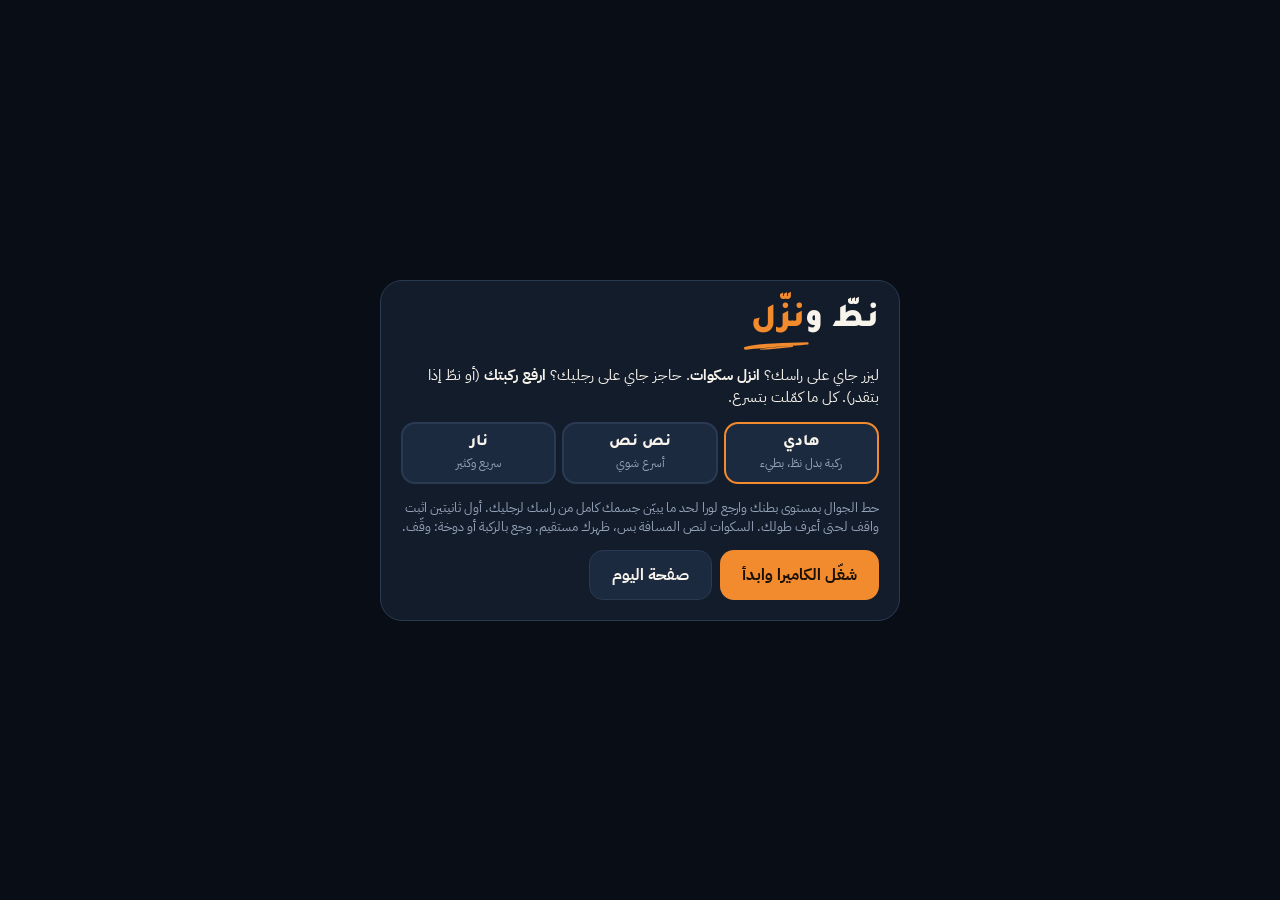
<file: dodge.html>
<!doctype html>
<html lang="ar" dir="rtl">
<head>
<meta charset="utf-8">
<meta name="viewport" content="width=device-width,initial-scale=1,viewport-fit=cover">
<script>(function(){try{var f=function(){var p=innerHeight>=innerWidth,s=p?Math.min(screen.width,screen.height):Math.max(screen.width,screen.height),z=1;if(matchMedia("(pointer:coarse)").matches&&s>0&&innerWidth>s*1.25)z=innerWidth/s;window.__Z=z;var s=document.documentElement.style;s.zoom=z===1?"":String(z);s.webkitTextSizeAdjust=s.textSizeAdjust="100%";};f();addEventListener("resize",f);}catch(e){window.__Z=1;}})();</script>
<title>نطّ ونزّل</title>
<meta name="description" content="لعبة بالكاميرا: انزل سكوات تحت الليزر وارفع ركبتك فوق الحواجز.">
<meta name="theme-color" content="#0e1520">
<link rel="icon" href="/brand/favicon.svg" type="image/svg+xml">
<link rel="apple-touch-icon" href="/brand/me-apple-touch.png">
<link rel="manifest" href="/manifest.webmanifest">
<meta name="apple-mobile-web-app-capable" content="yes">
<meta name="mobile-web-app-capable" content="yes">
<meta name="apple-mobile-web-app-title" content="بني آدم">
<script>if ("serviceWorker" in navigator) addEventListener("load", () => navigator.serviceWorker.register("/sw.js").catch(() => {}));</script>
<link rel="preconnect" href="https://fonts.googleapis.com">
<link rel="preconnect" href="https://fonts.gstatic.com" crossorigin>
<link rel="stylesheet" href="https://fonts.googleapis.com/css2?family=Tajawal:wght@700;800;900&family=IBM+Plex+Sans+Arabic:wght@400;600&display=swap">
<style>
html { -webkit-text-size-adjust: 100%; text-size-adjust: 100%; }
/* Brand "مشروع بني آدم". Layout: the mirrored camera fills the screen; the pose to copy sits in a card at the top, a match meter at the bottom. */
:root { --bg: #0e1520; --panel: rgb(14 21 32 / .86); --raise: #1c2a40; --line: #2a3a52; --fg: #f8f4ec; --muted: #94a3b8; --accent: #f28a2e; --good: #3ec28f; --bad: #e5675a;
  --display: "Tajawal", "IBM Plex Sans Arabic", system-ui, sans-serif; --body: "IBM Plex Sans Arabic", Tahoma, system-ui, sans-serif; color-scheme: dark;
  --swash: url("data:image/svg+xml,%3Csvg xmlns='http://www.w3.org/2000/svg' viewBox='0 0 200 30' preserveAspectRatio='none'%3E%3Cpath d='M196 4c3 0 4 6 1 8-26 3-70 6-108 9-32 3-58 5-80 8-6 1-9-6-4-9 20-6 52-10 86-12 36-2 72-3 105-4zM150 16c-30 3-62 6-96 10-3 0-3 3 0 3 34-2 66-5 96-9 2 0 2-4 0-4z' fill='%23F28A2E'/%3E%3C/svg%3E"); }
* { box-sizing: border-box; }
[hidden] { display: none !important; }
html, body { margin: 0; height: 100%; background: var(--bg); color: var(--fg); font-family: var(--body); overflow: hidden; }
canvas#view { position: fixed; inset: 0; width: 100%; height: 100%; display: block; }
.ov { position: fixed; inset: 0; display: grid; place-items: center; background: rgb(8 12 20 / .86); padding: max(16px, env(safe-area-inset-top, 0px)) max(16px, env(safe-area-inset-right, 0px)) max(16px, env(safe-area-inset-bottom, 0px)) max(16px, env(safe-area-inset-left, 0px)); overflow-y: auto; z-index: 5; }
.box { width: min(520px, 100%); background: #131c2b; border: 1px solid var(--line); border-radius: 22px; padding: 20px; display: grid; gap: 14px; }
h1 { font-family: var(--display); font-weight: 900; font-size: 2.1rem; margin: 0; }
h1 span { color: var(--accent); position: relative; display: inline-block; padding-bottom: 8px; }
h1 span::after { content: ""; position: absolute; inset: auto -4px 0 -8px; height: 9px; background: var(--swash) no-repeat center / 100% 100%; }
.note { font-size: .8rem; color: var(--muted); margin: 0; }
.err { color: var(--bad); font-size: .88rem; margin: 0; }
.row { display: flex; gap: 8px; flex-wrap: wrap; }
.btn { background: var(--accent); color: #1a0f04; border: 0; border-radius: 14px; padding: 12px 22px; font: inherit; font-weight: 700; cursor: pointer; text-decoration: none; }
.btn.ghost { background: var(--raise); color: var(--fg); border: 1px solid var(--line); }
.opts { display: grid; grid-template-columns: repeat(3, 1fr); gap: 6px; }
.opt { background: var(--raise); border: 2px solid var(--line); border-radius: 14px; padding: 10px 6px; color: var(--fg); font: inherit; display: grid; gap: 2px; text-align: center; }
.opt b { font-family: var(--display); font-weight: 800; } .opt small { color: var(--muted); font-size: .72rem; }
.opt[aria-pressed="true"] { border-color: var(--accent); }
.hud { position: fixed; top: calc(10px + env(safe-area-inset-top, 0px)); left: 12px; right: 12px; display: flex; justify-content: space-between; align-items: center; gap: 8px; z-index: 2; pointer-events: none; }
.hud span { background: var(--panel); border-radius: 14px; padding: 8px 12px; font-family: var(--display); font-weight: 800; font-size: 1.15rem; font-variant-numeric: tabular-nums; }
.big { position: fixed; left: 0; right: 0; top: 34%; text-align: center; font-family: var(--display); font-weight: 900; font-size: 2.6rem; text-shadow: 0 3px 18px #000c; z-index: 2; pointer-events: none; }
.stats { display: grid; grid-template-columns: repeat(3, 1fr); gap: 6px; }
.stats div { background: var(--raise); border-radius: 14px; padding: 10px 6px; text-align: center; display: grid; } .stats b { font-family: var(--display); font-size: 1.5rem; font-weight: 900; } .stats small { color: var(--muted); font-size: .75rem; }
a { color: var(--accent); }
:focus-visible { outline: 2px solid var(--accent); outline-offset: 2px; }
</style>
</head>
<body>
<canvas id="view"></canvas>
<div class="hud" id="hud" hidden><span id="hScore">٠</span><span id="hLives">❤️❤️❤️</span><span id="hTime">٢:٠٠</span></div>
<div class="big" id="big"></div>
<div class="ov" id="ovStart">
  <div class="box">
    <h1>نطّ و<span>نزّل</span></h1>
    <p class="note" style="color:var(--fg);font-size:.92rem">ليزر جاي على راسك؟ <b>انزل سكوات</b>. حاجز جاي على رجليك؟ <b>ارفع ركبتك</b> (أو نطّ إذا بتقدر). كل ما كمّلت بتسرع.</p>
    <div class="opts" id="lvl">
      <button type="button" class="opt" data-l="easy" aria-pressed="true"><b>هادي</b><small>ركبة بدل نطّ، بطيء</small></button>
      <button type="button" class="opt" data-l="mid" aria-pressed="false"><b>نص نص</b><small>أسرع شوي</small></button>
      <button type="button" class="opt" data-l="hard" aria-pressed="false"><b>نار</b><small>سريع وكثير</small></button>
    </div>
    <p class="note">حط الجوال بمستوى بطنك وارجع لورا لحد ما يبيّن جسمك كامل من راسك لرجليك. أول ثانيتين اثبت واقف لحتى أعرف طولك. السكوات لنص المسافة بس، ظهرك مستقيم. وجع بالركبة أو دوخة: وقّف.</p>
    <p class="err" id="err" hidden></p>
    <div class="row"><button class="btn" id="go" type="button">شغّل الكاميرا وابدأ</button><a class="btn ghost" href="./">صفحة اليوم</a></div>
  </div>
</div>
<div class="ov" id="ovEnd" hidden>
  <div class="box">
    <h1>الله <span>يعطيك العافية</span></h1>
    <div class="stats"><div><b id="eScore">٠</b><small>عدّيت</small></div><div><b id="eSq">٠</b><small>سكوات</small></div><div><b id="eKn">٠</b><small>ركبة/نطّة</small></div></div>
    <p class="note" id="eBest"></p>
    <div class="row"><button class="btn" id="again" type="button">كمان مرة</button><a class="btn ghost" href="balloon.html">فقّع البالونات</a><a class="btn ghost" href="./">صفحة اليوم</a></div>
  </div>
</div>
<video id="vid" playsinline muted hidden></video>
<script type="module">
const $ = (id) => document.getElementById(id);
const ar = (n) => Number(n).toLocaleString("ar-EG");
const VISION = "https://cdn.jsdelivr.net/npm/@mediapipe/tasks-vision@0.10.14";
let lm = null, lastDetect = 0, L = null;
const vid = $("vid"), cv = $("view"), ctx = cv.getContext("2d");
let W = 0, H = 0;
function resize() { const d = Math.min(2, devicePixelRatio || 1); W = innerWidth / (window.__Z || 1); H = innerHeight / (window.__Z || 1); cv.width = W * d; cv.height = H * d; ctx.setTransform(d, 0, 0, d, 0, 0); }
addEventListener("resize", resize); resize();
async function startCamera() {
  const { FilesetResolver, PoseLandmarker } = await import(`${VISION}/vision_bundle.mjs`);
  const fs = await FilesetResolver.forVisionTasks(`${VISION}/wasm`);
  const opts = (delegate) => ({ baseOptions: { modelAssetPath: "https://storage.googleapis.com/mediapipe-models/pose_landmarker/pose_landmarker_lite/float16/1/pose_landmarker_lite.task", delegate }, runningMode: "VIDEO", numPoses: 1 });
  try { lm = await PoseLandmarker.createFromOptions(fs, opts("GPU")); } catch { lm = await PoseLandmarker.createFromOptions(fs, opts("CPU")); }
  const stream = await navigator.mediaDevices.getUserMedia({ video: { facingMode: "user", width: { ideal: 640 }, height: { ideal: 480 } }, audio: false });
  vid.srcObject = stream; await vid.play();
}
function cover() { const vw = vid.videoWidth || 640, vh = vid.videoHeight || 480, s = Math.max(W / vw, H / vh); return { dw: vw * s, dh: vh * s, ox: (W - vw * s) / 2, oy: (H - vh * s) / 2 }; }
// landmark on screen (mirrored), or null if not visible
function P(i, c) { const p = L && L[i]; if (!p || (p.visibility ?? 1) < 0.5) return null; return { x: c.ox + (1 - p.x) * c.dw, y: c.oy + p.y * c.dh }; }
function drawCam() {
  ctx.fillStyle = "#0e1520"; ctx.fillRect(0, 0, W, H);
  if (!(lm && vid.readyState >= 2)) return null;
  const c = cover();
  ctx.save(); ctx.globalAlpha = 0.45; ctx.translate(W, 0); ctx.scale(-1, 1); ctx.drawImage(vid, W - c.ox - c.dw, c.oy, c.dw, c.dh); ctx.restore();
  const now = performance.now();
  if (now - lastDetect > 40) { lastDetect = now; const r = lm.detectForVideo(vid, now); L = r.landmarks && r.landmarks[0]; }
  return c;
}
let actx = null;
const beep = (f, d = 0.1, v = 0.12) => { if (!actx) return; try { const o = actx.createOscillator(), g = actx.createGain(); o.frequency.value = f; g.gain.setValueAtTime(v, actx.currentTime); g.gain.exponentialRampToValueAtTime(0.0001, actx.currentTime + d); o.connect(g); g.connect(actx.destination); o.start(); o.stop(actx.currentTime + d); } catch {} };
async function boot(onReady) {
  $("err").hidden = true;
  try { const AC = window.AudioContext || window.webkitAudioContext; if (AC && !actx) actx = new AC(); actx && actx.resume(); } catch {}
  try { navigator.wakeLock && navigator.wakeLock.request("screen").catch(() => {}); } catch {}
  if (!lm) {
    $("go").disabled = true; $("go").textContent = "بجهّز الكاميرا…";
    try { await startCamera(); }
    catch (e) { $("err").textContent = e && e.name === "NotAllowedError" ? "الكاميرا مرفوضة. اسمح للموقع يستعمل الكاميرا من إعدادات المتصفح." : "ما قدرت أشغّل الكاميرا أو أحمّل قارئ الحركة. تأكد من النت وجرّب كمان مرة."; $("err").hidden = false; $("go").disabled = false; $("go").textContent = "شغّل الكاميرا وابدأ"; return; }
    $("go").disabled = false; $("go").textContent = "شغّل الكاميرا وابدأ";
  }
  onReady();
}
// بيسجّل دقايق اللعب بسجل اليوم بالتطبيق (نفس التخزين المحلي)
function logPlay(name, secs, extra) {
  try { const k = "bani-adam-games", l = JSON.parse(localStorage.getItem(k) || "[]"); l.push({ g: name, s: Math.round(secs), t: Date.now(), ...extra }); localStorage.setItem(k, JSON.stringify(l.slice(-100))); } catch {}
}
const LV = { easy: { gap: 3.2, min: 2.2, travel: 2.6, dur: 120 }, mid: { gap: 2.6, min: 1.7, travel: 2.2, dur: 120 }, hard: { gap: 2.1, min: 1.3, travel: 1.8, dur: 150 } };
let lvl = "easy";
$("lvl").addEventListener("click", (e) => { const b = e.target.closest("[data-l]"); if (!b) return; lvl = b.dataset.l; document.querySelectorAll("[data-l]").forEach((x) => x.setAttribute("aria-pressed", String(x === b))); });
const st = { on: false };
function reset() { Object.assign(st, { on: true, t: 0, score: 0, lives: 3, sq: 0, kn: 0, obs: [], next: 3.5, calib: 0, base: null, torso: null, act: "", lastAct: "", combo: 0, flash: 0 }); }
// action from pose: "down" (squat), "up" (knee raise or jump), "" (standing)
function readPose(c) {
  const n = P(0, c), ls = P(11, c), rs = P(12, c), lh = P(23, c), rh = P(24, c), lk = P(25, c), rk = P(26, c);
  if (!n || !ls || !rs || !lh || !rh) return null;
  const shY = (ls.y + rs.y) / 2, hipY = (lh.y + rh.y) / 2, torso = hipY - shY;
  let a = "";
  if (st.base != null) {
    const drop = (n.y - st.base) / st.torso;
    const knee = Math.min(lk ? lk.y : 1e9, rk ? rk.y : 1e9);
    if (drop > 0.38) a = "down";
    else if (drop < -0.14 || (knee < hipY + st.torso * 0.32)) a = "up";
  }
  return { noseY: n.y, torso, a };
}
let last = performance.now();
function loop(now) {
  const dt = Math.min(0.1, (now - last) / 1000); last = now;
  const c = drawCam();
  if (c && st.on) {
    const r = L ? readPose(c) : null;
    if (!r) { $("big").textContent = "ارجع لورا لحد ما يبيّن جسمك"; }
    else if (st.base == null) {
      st.calib += dt; st._n = (st._n || 0) + 1; st._sum = (st._sum || 0) + r.noseY; st._t = (st._t || 0) + r.torso;
      $("big").textContent = st.calib < 2 ? "اثبت واقف…" : "";
      if (st.calib >= 2) { st.base = st._sum / st._n; st.torso = st._t / st._n; $("big").textContent = "يلا!"; beep(880, 0.15); setTimeout(() => { if ($("big").textContent === "يلا!") $("big").textContent = ""; }, 800); }
    } else {
      st.t += dt;
      // slow drift correction while standing
      if (!r.a) st.base += (r.noseY - st.base) * Math.min(1, dt * 0.3);
      if (r.a && r.a !== st.lastAct) { if (r.a === "down") st.sq++; else st.kn++; }
      st.lastAct = r.a; st.act = r.a;
      const cfg = LV[lvl], speed = 1 + Math.min(0.6, st.t / 200);
      st.next -= dt * speed;
      if (st.next <= 0) { st.obs.push({ k: Math.random() < 0.5 ? "high" : "low", p: 0, ok: false }); st.next = Math.max(cfg.min, cfg.gap - st.t / 60); }
      for (const o of st.obs) {
        o.p += dt * speed / cfg.travel;
        if (o.p > 0.82 && o.p < 1.02 && !o.ok) { if ((o.k === "high" && r.a === "down") || (o.k === "low" && r.a === "up")) { o.ok = true; st.score++; st.combo++; beep(660 + Math.min(10, st.combo) * 60, 0.08); } }
        if (o.p >= 1.02 && !o.done) { o.done = true; if (!o.ok) { st.lives--; st.combo = 0; st.flash = 0.4; beep(180, 0.3, 0.2); try { navigator.vibrate && navigator.vibrate(120); } catch {} } }
      }
      st.obs = st.obs.filter((o) => o.p < 1.15);
      const nxt = st.obs.find((o) => !o.done && o.p > 0.45);
      $("big").textContent = nxt ? (nxt.k === "high" ? "⬇️ انزل!" : "⬆️ ارفع ركبتك!") : st.combo >= 5 ? `🔥 ${ar(st.combo)} ورا بعض` : "";
      $("big").style.color = nxt ? (nxt.k === "high" ? "#e5675a" : "#e8b33f") : "#f8f4ec";
      const left = Math.max(0, LV[lvl].dur - st.t);
      $("hScore").textContent = ar(st.score); $("hLives").textContent = "❤️".repeat(Math.max(0, st.lives)) + "🖤".repeat(3 - Math.max(0, st.lives));
      $("hTime").textContent = `${ar(Math.floor(left / 60))}:${String(Math.floor(left % 60)).padStart(2, "0").replace(/\d/g, (d) => "٠١٢٣٤٥٦٧٨٩"[d])}`;
      drawObs();
      if (st.lives <= 0 || left <= 0) return end();
    }
    // body marker
    if (r) { const n = P(0, c); if (n) { ctx.fillStyle = st.act === "down" ? "#3ec28f" : st.act === "up" ? "#e8b33f" : "#f8f4ec"; ctx.beginPath(); ctx.arc(n.x, n.y, 12, 0, 7); ctx.fill(); } }
    if (st.flash > 0) { st.flash -= dt; ctx.fillStyle = `rgba(229,103,90,${st.flash})`; ctx.fillRect(0, 0, W, H); }
  }
  requestAnimationFrame(loop);
}
function drawObs() {
  const hor = H * 0.42;
  for (const o of st.obs) {
    const p = Math.min(1.1, o.p), s = 0.08 + p * p * 0.95, w = W * s, x = (W - w) / 2;
    if (o.k === "high") { // laser at head height
      const y = hor - (hor - H * 0.2) * p * p, th = 6 + p * 18;
      ctx.fillStyle = o.ok ? "rgba(62,194,143,.8)" : "rgba(229,103,90,.9)"; ctx.shadowColor = ctx.fillStyle; ctx.shadowBlur = 20;
      ctx.fillRect(x, y - th / 2, w, th); ctx.shadowBlur = 0;
    } else { // hurdle at feet
      const y = hor + (H * 0.86 - hor) * p * p, hh = 10 + p * 60;
      ctx.fillStyle = o.ok ? "rgba(62,194,143,.85)" : "rgba(232,179,63,.95)";
      ctx.fillRect(x, y - hh, w, hh * 0.28); ctx.fillRect(x + w * 0.05, y - hh, w * 0.05, hh); ctx.fillRect(x + w * 0.9, y - hh, w * 0.05, hh);
    }
  }
}
requestAnimationFrame(loop);
function end() {
  st.on = false; $("hud").hidden = true; $("big").textContent = "";
  $("eScore").textContent = ar(st.score); $("eSq").textContent = ar(st.sq); $("eKn").textContent = ar(st.kn);
  let best = 0; try { best = +localStorage.getItem("ba-dodge-best-" + lvl) || 0; if (st.score > best) localStorage.setItem("ba-dodge-best-" + lvl, st.score); } catch {}
  $("eBest").textContent = st.score > best ? "رقم قياسي جديد 🏆" : `أحسن نتيجة إلك: ${ar(best)}`;
  logPlay("dodge", st.t, { score: st.score });
  $("ovEnd").hidden = false; beep(660, 0.2); setTimeout(() => beep(880, 0.3), 200);
  requestAnimationFrame(loop);
}
$("go").addEventListener("click", () => boot(() => { reset(); $("ovStart").hidden = true; $("ovEnd").hidden = true; $("hud").hidden = false; }));
$("again").addEventListener("click", () => { $("ovEnd").hidden = true; $("ovStart").hidden = false; });
</script>
</body>
</html>
</file>
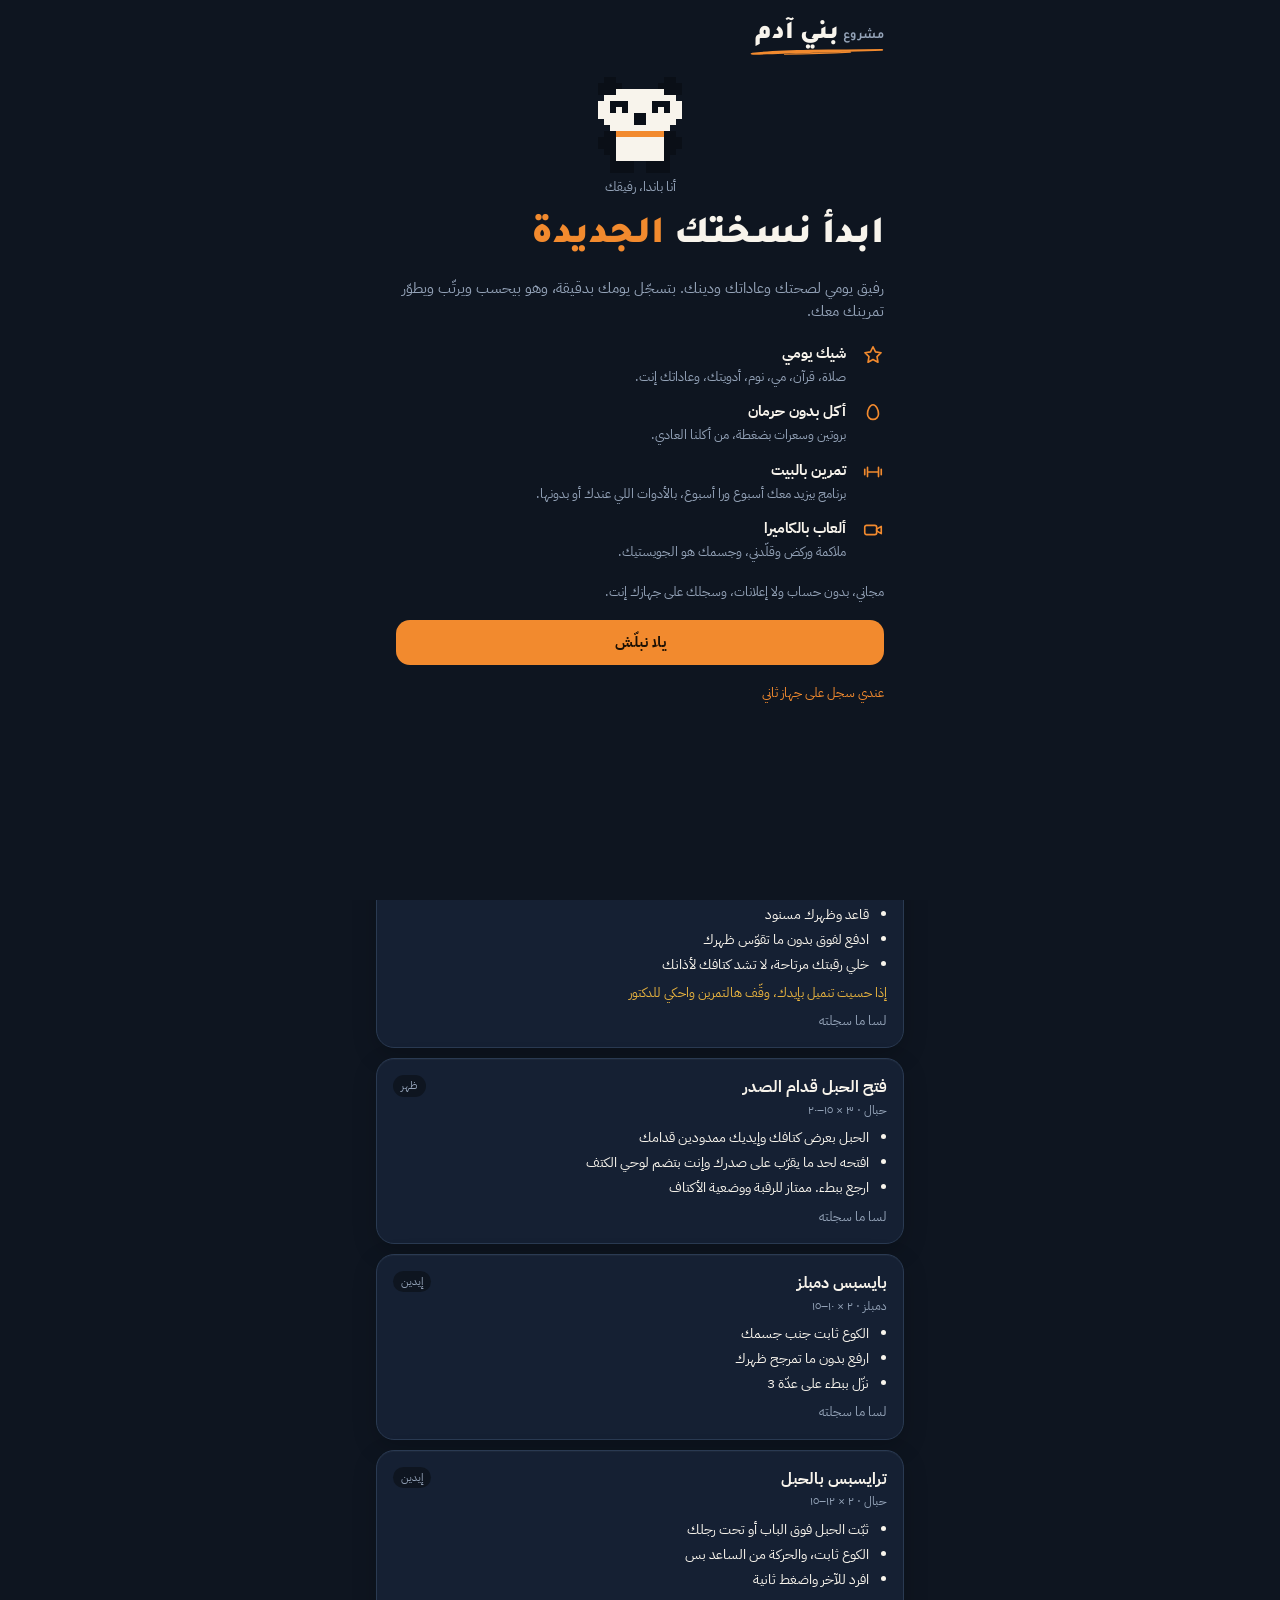
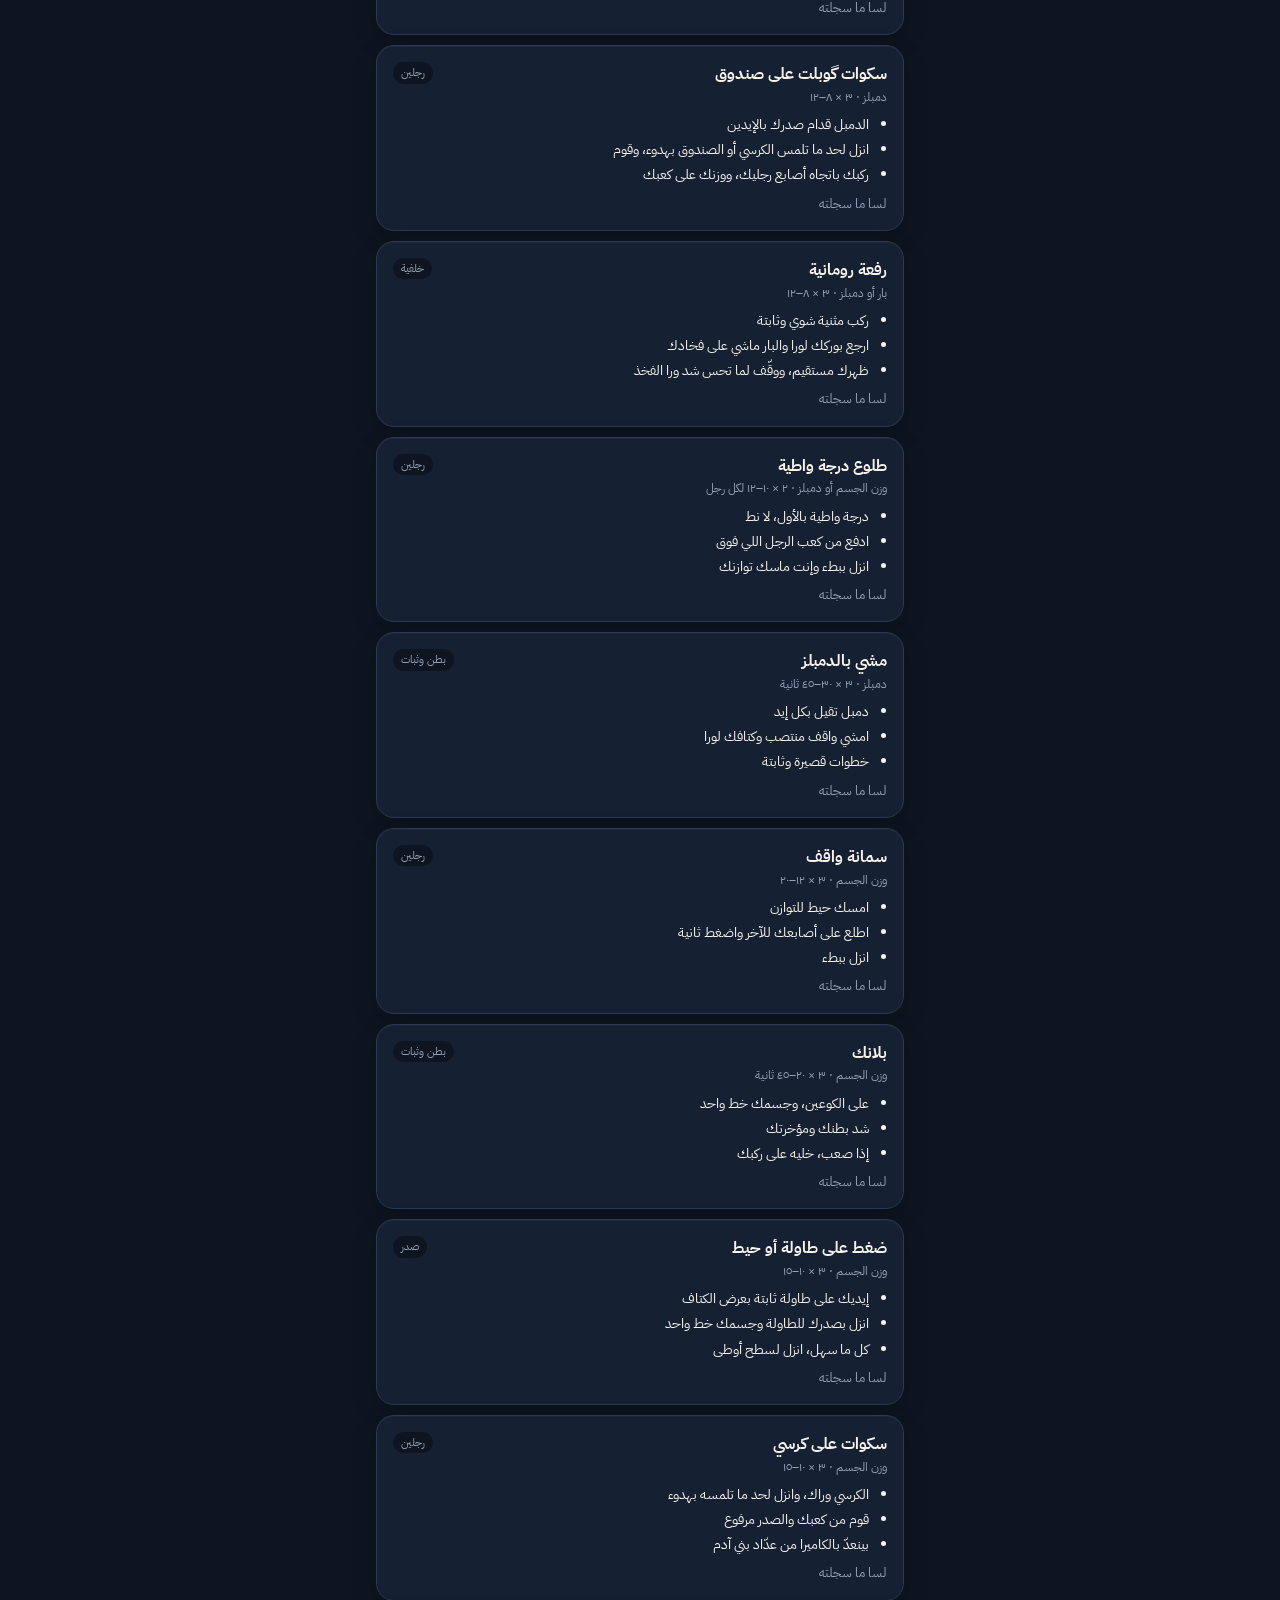
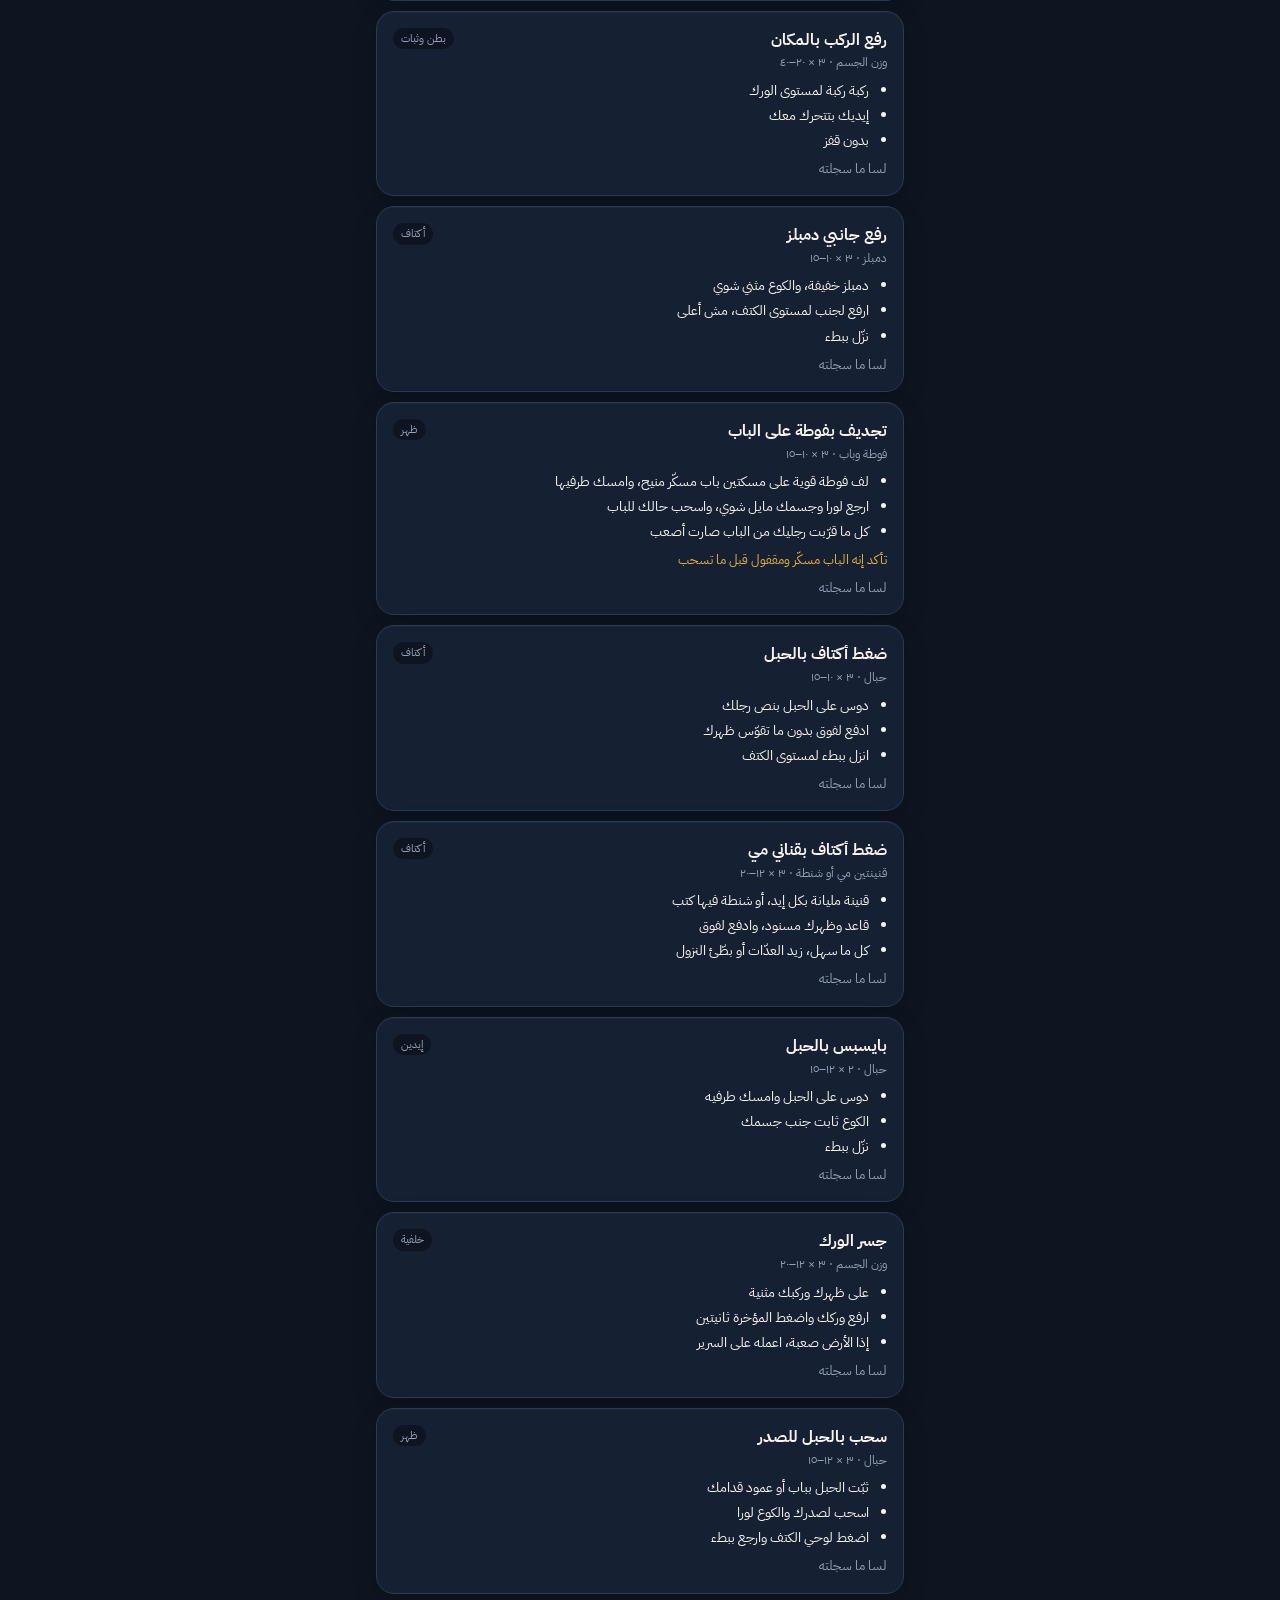
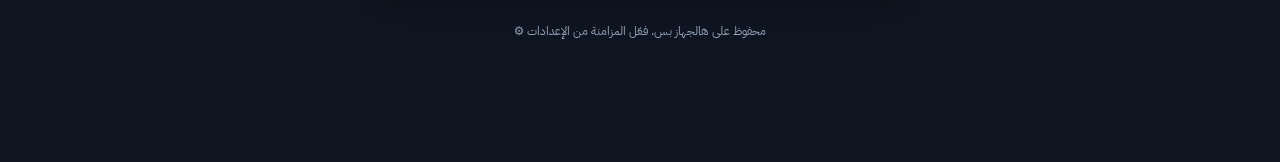
<file: exercises.html>
<!doctype html>
<html lang="ar" dir="rtl"><head><meta charset="utf-8"><meta name="viewport" content="width=device-width,initial-scale=1">
<title>دليل العضلات — بني آدم</title><meta http-equiv="refresh" content="0;url=/#train-lib">
<script>location.replace("/#train-lib");</script></head>
<body style="background:#0e1520;color:#f8f4ec;font-family:sans-serif;text-align:center;padding:40px"><p>تم نقل «دليل العضلات» لمكتبة تبويب «من غير جيم»… <a href="/#train-lib" style="color:#f28a2e">افتحه</a></p></body></html>
</file>
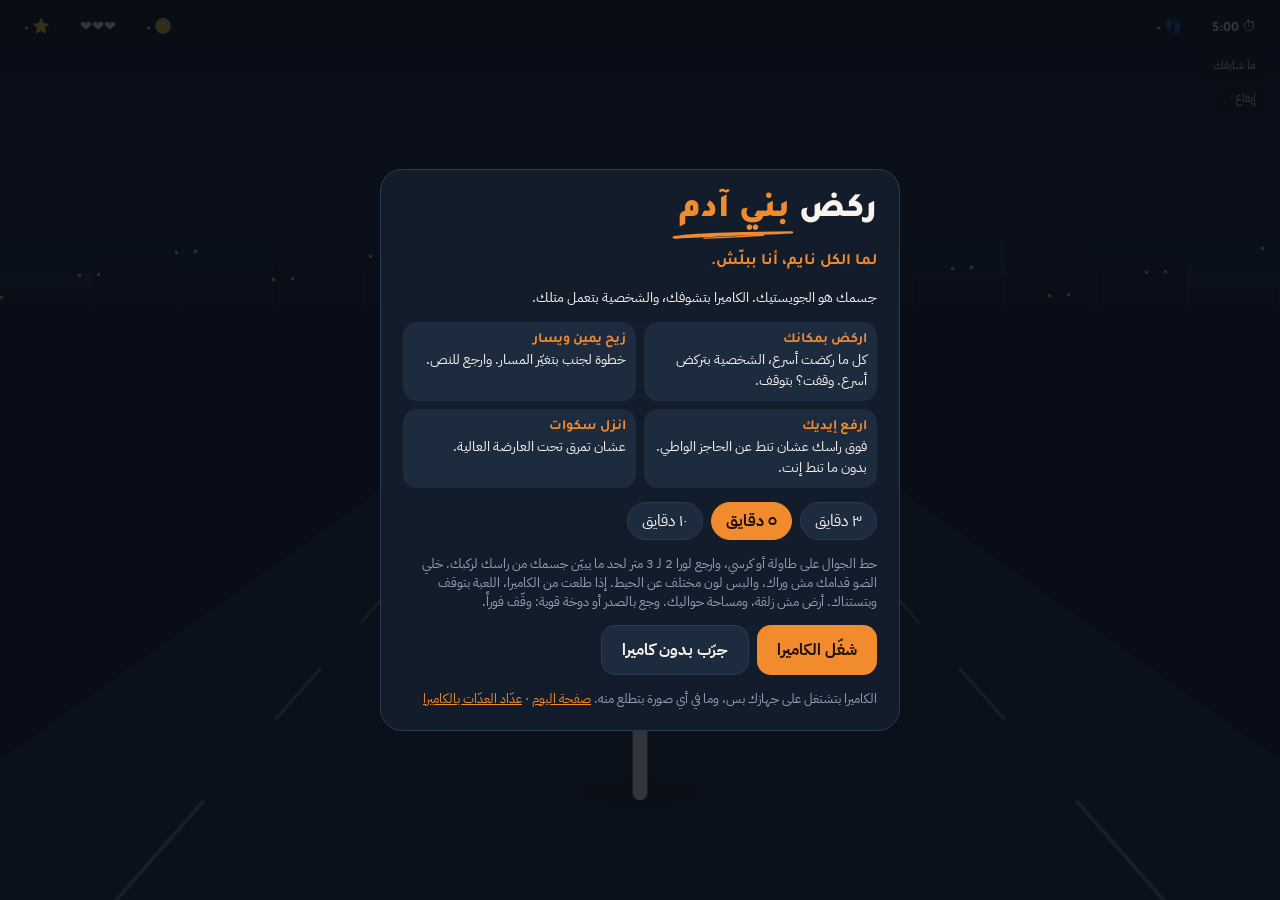
<file: game.html>
<!doctype html>
<html lang="ar" dir="rtl">
<head>
<meta charset="utf-8">
<meta name="viewport" content="width=device-width,initial-scale=1,viewport-fit=cover">
<script>(function(){try{var f=function(){var p=innerHeight>=innerWidth,s=p?Math.min(screen.width,screen.height):Math.max(screen.width,screen.height),z=1;if(matchMedia("(pointer:coarse)").matches&&s>0&&innerWidth>s*1.25)z=innerWidth/s;window.__Z=z;var s=document.documentElement.style;s.zoom=z===1?"":String(z);s.webkitTextSizeAdjust=s.textSizeAdjust="100%";};f();addEventListener("resize",f);}catch(e){window.__Z=1;}})();</script>
<title>ركض بني آدم</title>
<link rel="icon" href="/brand/favicon.svg" type="image/svg+xml">
<link rel="apple-touch-icon" href="/brand/me-apple-touch.png">
<link rel="manifest" href="/manifest.webmanifest">
<meta name="apple-mobile-web-app-capable" content="yes">
<meta name="mobile-web-app-capable" content="yes">
<meta name="apple-mobile-web-app-title" content="بني آدم">
<script>if ("serviceWorker" in navigator) addEventListener("load", () => navigator.serviceWorker.register("/sw.js").catch(() => {}));</script>
<meta name="description" content="لعبة ركض بالكاميرا: اركض بمكانك، زيح يمين ويسار، ارفع إيديك، وانزل سكوات. بدون قفز.">
<link rel="preconnect" href="https://fonts.googleapis.com">
<link rel="preconnect" href="https://fonts.gstatic.com" crossorigin>
<link rel="stylesheet" href="https://fonts.googleapis.com/css2?family=Tajawal:wght@700;800;900&family=IBM+Plex+Sans+Arabic:wght@400;600&display=swap">
<style>
html { -webkit-text-size-adjust: 100%; text-size-adjust: 100%; }
/* One full-screen game: canvas road behind, HUD on top, camera preview in a corner, overlays for start/calibrate/summary. */
:root { --night: #0e1520; --ink: #f8f4ec; --muted: #94a3b8; --accent: #f28a2e; --good: #3ec28f; --bad: #e5675a; --panel: rgb(14 21 32 / .86);
  --display: "Tajawal", "IBM Plex Sans Arabic", system-ui, sans-serif; --body: "IBM Plex Sans Arabic", Tahoma, system-ui, sans-serif;
  --swash: url("data:image/svg+xml,%3Csvg xmlns='http://www.w3.org/2000/svg' viewBox='0 0 200 30' preserveAspectRatio='none'%3E%3Cpath d='M196 4c3 0 4 6 1 8-26 3-70 6-108 9-32 3-58 5-80 8-6 1-9-6-4-9 20-6 52-10 86-12 36-2 72-3 105-4zM150 16c-30 3-62 6-96 10-3 0-3 3 0 3 34-2 66-5 96-9 2 0 2-4 0-4z' fill='%23F28A2E'/%3E%3C/svg%3E"); color-scheme: dark; }
* { box-sizing: border-box; }
html, body { margin: 0; height: 100%; background: var(--night); color: var(--ink); font-family: var(--body); overflow: hidden; touch-action: none; }
canvas#world { position: fixed; inset: 0; width: 100%; height: 100%; display: block; }
.hud { position: fixed; top: env(safe-area-inset-top, 0px); left: 0; right: 0; display: flex; justify-content: space-between; gap: 8px; padding: 10px max(12px, env(safe-area-inset-right, 0px)) 0 max(12px, env(safe-area-inset-left, 0px)); pointer-events: none; }
.hud .grp { display: flex; gap: 6px; flex-wrap: wrap; }
.pill { background: var(--panel); border-radius: 99px; padding: 5px 12px; font-size: .9rem; font-variant-numeric: tabular-nums; }
.pill b { font-family: var(--display); }
#cue { position: fixed; top: 22%; left: 0; right: 0; text-align: center; font-family: var(--display); font-size: clamp(1.4rem, 6vw, 2.6rem); font-weight: 900; color: var(--accent); text-shadow: 0 2px 12px rgb(0 0 0 / .6); pointer-events: none; }
#cam { position: fixed; bottom: calc(12px + env(safe-area-inset-bottom, 0px)); left: max(12px, env(safe-area-inset-left, 0px)); width: min(34vw, 200px); aspect-ratio: 4 / 3; border-radius: 14px; border: 2px solid rgb(255 255 255 / .25); background: #000; }
#ctrl { position: fixed; top: calc(50px + env(safe-area-inset-top, 0px)); right: max(12px, env(safe-area-inset-right, 0px)); display: grid; gap: 4px; justify-items: start; pointer-events: none; }
#ctrl .pill { font-size: .78rem; }
.ov { position: fixed; inset: 0; display: grid; place-items: center; background: rgb(8 12 20 / .82); padding: max(16px, env(safe-area-inset-top, 0px)) max(16px, env(safe-area-inset-right, 0px)) max(16px, env(safe-area-inset-bottom, 0px)) max(16px, env(safe-area-inset-left, 0px)); overflow-y: auto; }
.ov[hidden] { display: none; }
.box { width: min(520px, 100%); background: #131c2b; border: 1px solid #2a3a52; border-radius: 22px; padding: 22px; display: grid; gap: 14px; }
h1 { font-family: var(--display); font-weight: 900; font-size: 2.1rem; margin: 0; line-height: 1.15; }
h1 span { color: var(--accent); position: relative; display: inline-block; padding-bottom: 8px; }
h1 span::after { content: ""; position: absolute; inset: auto -4px 0 -8px; height: 9px; background: var(--swash) no-repeat center / 100% 100%; }
.tag-line { font-family: var(--display); font-weight: 700; color: var(--accent); margin: 0; }
.how { display: grid; grid-template-columns: repeat(2, 1fr); gap: 8px; margin: 0; padding: 0; list-style: none; }
.how li { background: #1d2b3f; border-radius: 14px; padding: 10px; font-size: .88rem; }
.how b { display: block; font-family: var(--display); color: var(--accent); }
.note { font-size: .8rem; color: var(--muted); margin: 0; }
.row { display: flex; gap: 8px; flex-wrap: wrap; }
button { font: inherit; cursor: pointer; }
.btn { background: var(--accent); color: #1a0f04; border: 0; border-radius: 14px; padding: 12px 20px; font-weight: 700; font-size: 1rem; }
.btn.ghost { background: #1d2b3f; color: var(--ink); border: 1px solid #2a3a52; }
.chip { background: #1d2b3f; color: var(--ink); border: 1px solid #2a3a52; border-radius: 99px; padding: 6px 14px; }
.chip[aria-pressed="true"] { background: var(--accent); color: #1a0f04; border-color: var(--accent); font-weight: 700; }
.stats { display: grid; grid-template-columns: repeat(3, 1fr); gap: 8px; }
.stat { background: #1d2b3f; border-radius: 14px; padding: 10px; text-align: center; }
.stat b { display: block; font-family: var(--display); font-size: 1.5rem; }
.stat span { font-size: .75rem; color: var(--muted); }
.err { color: var(--bad); font-size: .88rem; margin: 0; }
a { color: var(--accent); }
:focus-visible { outline: 2px solid var(--accent); outline-offset: 2px; }
</style>
</head>
<body>
<canvas id="world"></canvas>
<div class="hud">
  <div class="grp"><span class="pill">⏱ <b id="hTime">0:00</b></span><span class="pill">👣 <b id="hSteps">0</b></span></div>
  <div class="grp"><span class="pill">🪙 <b id="hCoins">0</b></span><span class="pill"><b id="hLives">❤❤❤</b></span><span class="pill">⭐ <b id="hScore">0</b></span></div>
</div>
<div id="cue"></div>
<canvas id="cam" width="320" height="240" hidden></canvas>
<div id="ctrl"><span class="pill" id="cState">جاهز</span><span class="pill" id="cCad">إيقاع 0</span></div>

<div class="ov" id="ovStart">
  <div class="box">
    <h1>ركض <span>بني آدم</span></h1>
    <p class="tag-line">لما الكل نايم، أنا ببلّش.</p>
    <p class="note" style="font-size:.9rem;color:var(--ink)">جسمك هو الجويستيك. الكاميرا بتشوفك، والشخصية بتعمل متلك.</p>
    <ul class="how">
      <li><b>اركض بمكانك</b>كل ما ركضت أسرع، الشخصية بتركض أسرع. وقفت؟ بتوقف.</li>
      <li><b>زيح يمين ويسار</b>خطوة لجنب بتغيّر المسار. وارجع للنص.</li>
      <li><b>ارفع إيديك</b>فوق راسك عشان تنط عن الحاجز الواطي. بدون ما تنط إنت.</li>
      <li><b>انزل سكوات</b>عشان تمرق تحت العارضة العالية.</li>
    </ul>
    <div class="row" id="lenPick"></div>
    <p class="note">حط الجوال على طاولة أو كرسي، وارجع لورا 2 لـ 3 متر لحد ما يبيّن جسمك من راسك لركبك. خلي الضو قدامك مش وراك، والبس لون مختلف عن الحيط. إذا طلعت من الكاميرا، اللعبة بتوقف وبتستناك. أرض مش زلقة، ومساحة حواليك. وجع بالصدر أو دوخة قوية: وقّف فوراً.</p>
    <p class="err" id="err" hidden></p>
    <div class="row">
      <button class="btn" id="bCam" type="button">شغّل الكاميرا</button>
      <button class="btn ghost" id="bKeys" type="button">جرّب بدون كاميرا</button>
    </div>
    <p class="note">الكاميرا بتشتغل على جهازك بس، وما في أي صورة بتطلع منه. <a href="./">صفحة اليوم</a> · <a href="coach.html">عدّاد العدّات بالكاميرا</a></p>
  </div>
</div>

<div class="ov" id="ovEnd" hidden>
  <div class="box">
    <h1 id="endTitle">الله يعطيك <span>العافية</span></h1>
    <div class="stats">
      <div class="stat"><b id="eTime">0:00</b><span>وقت حركة</span></div>
      <div class="stat"><b id="eSteps">0</b><span>خطوة تقريباً</span></div>
      <div class="stat"><b id="eScore">0</b><span>نقاط</span></div>
    </div>
    <p class="note" id="eBest"></p>
    <div class="row"><button class="btn" id="bAgain" type="button">كمان مرة</button><a class="btn ghost" href="./" style="text-decoration:none">رجوع</a></div>
  </div>
</div>

<video id="vid" playsinline muted hidden></video>

<script type="module">
const $ = (id) => document.getElementById(id);
const ar = (n) => Number(n).toLocaleString("ar-EG");
const fmt = (s) => `${Math.floor(s / 60)}:${String(Math.floor(s % 60)).padStart(2, "0")}`;
const clamp = (x, a, b) => Math.min(b, Math.max(a, x));

// ---------- settings ----------
const LENGTHS = [3, 5, 10];
let minutes = 5;
try { minutes = +localStorage.getItem("ba-run-min") || 5; } catch {}
function drawLen() {
  $("lenPick").innerHTML = LENGTHS.map((m) => `<button type="button" class="chip" data-m="${m}" aria-pressed="${m === minutes}">${ar(m)} دقايق</button>`).join("");
}
$("lenPick").addEventListener("click", (e) => { const b = e.target.closest("[data-m]"); if (!b) return; minutes = +b.dataset.m; try { localStorage.setItem("ba-run-min", minutes); } catch {} drawLen(); });
drawLen();

// ---------- input state (shared by camera and keys) ----------
const input = { lane: 1, duck: false, handsUp: false, steps: 0, stepTimes: [], cadence: 0, seen: false, lastSeen: 0 };
function addStep(now) {
  if (input.stepTimes.length && now - input.stepTimes[input.stepTimes.length - 1] < 170) return;
  input.stepTimes.push(now); input.steps++;
}
function updateCadence(now) {
  input.stepTimes = input.stepTimes.filter((t) => now - t < 2000);
  input.cadence = input.stepTimes.length / 2; // steps per second
}

// ---------- keyboard / touch fallback ----------
let mode = null; // "cam" | "keys"
addEventListener("keydown", (e) => {
  if (mode !== "keys") return;
  if (e.key === "ArrowLeft") input.lane = clamp(input.lane - 1, 0, 2);
  if (e.key === "ArrowRight") input.lane = clamp(input.lane + 1, 0, 2);
  if (e.key === "ArrowUp") { input.handsUp = true; setTimeout(() => (input.handsUp = false), 250); }
  if (e.key === "ArrowDown") input.duck = true;
  if (e.key === " ") addStep(performance.now());
});
addEventListener("keyup", (e) => { if (e.key === "ArrowDown") input.duck = false; });
let tStart = null;
addEventListener("pointerdown", (e) => { if (mode === "keys" && !e.target.closest(".ov")) tStart = { x: e.clientX, y: e.clientY, t: performance.now() }; });
addEventListener("pointerup", (e) => {
  if (mode !== "keys" || !tStart) return;
  const dx = e.clientX - tStart.x, dy = e.clientY - tStart.y;
  if (Math.hypot(dx, dy) < 25) { addStep(performance.now()); addStep(performance.now() + 200); }
  else if (Math.abs(dx) > Math.abs(dy)) input.lane = clamp(input.lane + (dx > 0 ? 1 : -1), 0, 2);
  else if (dy < 0) { input.handsUp = true; setTimeout(() => (input.handsUp = false), 250); }
  else { input.duck = true; setTimeout(() => (input.duck = false), 700); }
  tStart = null;
});

// ---------- camera + pose ----------
const VISION = "https://cdn.jsdelivr.net/npm/@mediapipe/tasks-vision@0.10.14";
let landmarker = null, base = null, calib = null, prevKnee = 0, prevWrist = 0;
const vid = $("vid"), cam = $("cam"), cctx = cam.getContext("2d");
async function startCamera() {
  const { FilesetResolver, PoseLandmarker } = await import(`${VISION}/vision_bundle.mjs`);
  const fs = await FilesetResolver.forVisionTasks(`${VISION}/wasm`);
  const opts = (delegate) => ({ baseOptions: { modelAssetPath: "https://storage.googleapis.com/mediapipe-models/pose_landmarker/pose_landmarker_lite/float16/1/pose_landmarker_lite.task", delegate }, runningMode: "VIDEO", numPoses: 1 });
  try { landmarker = await PoseLandmarker.createFromOptions(fs, opts("GPU")); }
  catch { landmarker = await PoseLandmarker.createFromOptions(fs, opts("CPU")); }
  const stream = await navigator.mediaDevices.getUserMedia({ video: { facingMode: "user", width: { ideal: 640 }, height: { ideal: 480 } }, audio: false });
  vid.srcObject = stream; await vid.play();
  cam.hidden = false;
}
const vis = (p) => p && (p.visibility ?? 1) > 0.5;
let lastDetect = 0;
function readPose(now) {
  if (!landmarker || vid.readyState < 2 || now - lastDetect < 45) return;
  lastDetect = now;
  const res = landmarker.detectForVideo(vid, now);
  const L = res.landmarks && res.landmarks[0];
  // preview (mirrored)
  cctx.save(); cctx.translate(cam.width, 0); cctx.scale(-1, 1); cctx.drawImage(vid, 0, 0, cam.width, cam.height); cctx.restore();
  if (!L) { input.seen = false; return; }
  const [nose, lS, rS, lW, rW, lH, rH, lK, rK] = [L[0], L[11], L[12], L[15], L[16], L[23], L[24], L[25], L[26]];
  if (!vis(lS) || !vis(rS)) { input.seen = false; return; }
  input.seen = true; input.lastSeen = now;
  cctx.fillStyle = "#f28a2e";
  for (const p of [nose, lS, rS, lW, rW, lH, rH, lK, rK]) if (vis(p)) { cctx.beginPath(); cctx.arc((1 - p.x) * cam.width, p.y * cam.height, 4, 0, 7); cctx.fill(); }
  const sx = 1 - (lS.x + rS.x) / 2, sy = (lS.y + rS.y) / 2;
  const shW = Math.abs(lS.x - rS.x) || 0.1;
  const hy = vis(lH) && vis(rH) ? (lH.y + rH.y) / 2 : sy + shW * 1.6;
  const torso = Math.max(0.08, hy - sy);
  // calibration: stand still in the middle for ~2s
  if (!base) {
    if (!calib) calib = { t: now, xs: [], ys: [], ts: [], ws: [] };
    calib.xs.push(sx); calib.ys.push(sy); calib.ts.push(torso); calib.ws.push(shW);
    const spread = Math.max(...calib.xs) - Math.min(...calib.xs);
    if (spread > shW * 0.5) calib = null; // moved too much, restart
    else if (now - calib.t > 2000) {
      const avg = (a) => a.reduce((x, y) => x + y, 0) / a.length;
      base = { x: avg(calib.xs), y: avg(calib.ys), torso: avg(calib.ts), w: avg(calib.ws) };
    }
    return;
  }
  // lane from body position (step to the side)
  const dx = (sx - base.x) / base.w;
  input.lane = dx < -0.65 ? 0 : dx > 0.65 ? 2 : (Math.abs(dx) < 0.4 ? 1 : input.lane);
  // squat: shoulders drop
  input.duck = (sy - base.y) / base.torso > 0.28;
  // hands above head
  input.handsUp = vis(lW) && vis(rW) && lW.y < nose.y - 0.02 && rW.y < nose.y - 0.02;
  // running in place: knees alternate, or arms pumping when knees are out of frame
  if (vis(lK) && vis(rK)) {
    const k = (lK.y - rK.y) / base.torso;
    if (Math.abs(k) > 0.07 && Math.sign(k) !== Math.sign(prevKnee)) { addStep(now); prevKnee = k; }
  } else if (vis(lW) && vis(rW) && !input.handsUp) {
    const w = (lW.y - rW.y) / base.torso;
    if (Math.abs(w) > 0.18 && Math.sign(w) !== Math.sign(prevWrist)) { addStep(now); prevWrist = w; }
  }
}

// ---------- audio ----------
let actx = null;
function beep(f, d = 0.12, v = 0.12) {
  if (!actx) return;
  try { const o = actx.createOscillator(), g = actx.createGain(); o.frequency.value = f; g.gain.setValueAtTime(v, actx.currentTime); g.gain.exponentialRampToValueAtTime(0.0001, actx.currentTime + d); o.connect(g); g.connect(actx.destination); o.start(); o.stop(actx.currentTime + d); } catch {}
}

// ---------- world ----------
const cv = $("world"), ctx = cv.getContext("2d");
let W = 0, H = 0, DPR = 1;
function resize() { DPR = Math.min(2, devicePixelRatio || 1); W = innerWidth / (window.__Z || 1); H = innerHeight / (window.__Z || 1); cv.width = W * DPR; cv.height = H * DPR; ctx.setTransform(DPR, 0, 0, DPR, 0, 0); }
addEventListener("resize", resize); resize();

const FAR = 60, PZ = 2; // player stands a little ahead of the screen edge
const g = { state: "idle", t: 0, dist: 0, speed: 0, objs: [], nextSpawn: 12, lives: 3, coins: 0, score: 0, inv: 0, jump: 0, laneX: 1, hitFlash: 0, msg: "", msgT: 0, wasUp: false, moveT: 0, stepsAtStart: 0 };
function horizon() { return H * 0.34; }
const K = () => Math.min(W, H) / 560; // pixel sizes follow the screen
function proj(lane, z) { // lane -1..1 (float), z distance ahead
  const s = 1 / (1 + Math.max(z, -0.5) * 0.11), hy = horizon();
  const y = hy + (H - hy) * s;
  const half = (W * 0.62) * s;
  return { x: W / 2 + lane * (half * 0.66), y, s, half };
}
function spawn() {
  const diff = clamp(g.t / 120, 0, 1); // ramps over 2 minutes
  const r = Math.random();
  if (r < 0.32) { // coins in one lane
    const lane = Math.floor(Math.random() * 3);
    for (let i = 0; i < 4; i++) g.objs.push({ type: "coin", lane, z: FAR + i * 2.2 });
  } else if (r < 0.55) g.objs.push({ type: "low", lane: Math.floor(Math.random() * 3), z: FAR });
  else if (r < 0.75) g.objs.push({ type: "high", lane: Math.floor(Math.random() * 3), z: FAR });
  else { // blocks in 1-2 lanes, one lane always free
    const free = Math.floor(Math.random() * 3);
    const lanes = [0, 1, 2].filter((l) => l !== free);
    const n = Math.random() < 0.4 + diff * 0.4 ? 2 : 1;
    lanes.sort(() => Math.random() - 0.5).slice(0, n).forEach((l) => g.objs.push({ type: "block", lane: l, z: FAR }));
  }
  g.nextSpawn = g.dist + 11 - diff * 4 + Math.random() * 5;
}
function say(t) { g.msg = t; g.msgT = 1.6; }

function step(dt, now) {
  updateCadence(now);
  if (mode === "cam" && input.seen === false && now - input.lastSeen > 2000 && base) { $("cState").textContent = "ما شايفك، ارجع قدام الكاميرا"; }
  if (mode === "cam" && base) {
    if (g.state === "play" && now - input.lastSeen > 700) { g.state = "paused"; beep(300, 0.2, 0.1); }
    else if (g.state === "paused" && input.seen) { g.state = "countdown"; g.cd = 3; }
    else if (g.state === "countdown") {
      if (!input.seen) g.state = "paused";
      else { const before = Math.ceil(g.cd); g.cd -= dt; if (Math.ceil(g.cd) !== before && g.cd > 0) beep(660, 0.08, 0.08); if (g.cd <= 0) { g.state = "play"; beep(880, 0.15); } }
    }
  }
  if (g.state !== "play") return;
  g.t += dt;
  // speed follows cadence: ~2.2 steps/s = full run
  const target = input.cadence < 0.8 ? 0 : clamp(4 + input.cadence * 4.2, 6, 16);
  g.speed += (target - g.speed) * Math.min(1, dt * 2.2);
  if (g.speed > 1) g.moveT += dt;
  g.dist += g.speed * dt;
  g.score += g.speed * dt;
  if (g.dist >= g.nextSpawn) spawn();
  // jump on hands-up (rising edge)
  if (input.handsUp && !g.wasUp && g.jump <= 0) { g.jump = 1; beep(700, 0.1, 0.08); }
  g.wasUp = input.handsUp;
  g.jump = Math.max(0, g.jump - dt * 1.05);
  g.laneX += (input.lane - g.laneX) * Math.min(1, dt * 9);
  g.inv = Math.max(0, g.inv - dt); g.hitFlash = Math.max(0, g.hitFlash - dt); g.msgT = Math.max(0, g.msgT - dt);
  const myLane = Math.round(g.laneX);
  for (const o of g.objs) {
    o.z -= g.speed * dt;
    if (o.done || o.z > PZ + 0.6 || o.z < PZ - 0.6) continue;
    if (o.lane !== myLane) continue;
    if (o.type === "coin") { o.done = true; g.coins++; g.score += 25; beep(1250, 0.08, 0.06); continue; }
    o.done = true;
    const ok = (o.type === "low" && g.jump > 0.15) || (o.type === "high" && input.duck);
    if (ok) { g.score += 40; say(o.type === "low" ? "نطّة حلوة" : "سكوات نظيف"); continue; }
    if (g.inv > 0) continue;
    g.lives--; g.inv = 1.6; g.hitFlash = 0.5; g.speed *= 0.4; beep(180, 0.3, 0.15);
    say(o.type === "low" ? "ارفع إيديك فوق راسك" : o.type === "high" ? "انزل سكوات" : "زيح لمسار ثاني");
    if (g.lives <= 0) end(false);
  }
  g.objs = g.objs.filter((o) => o.z > -2 && !(o.done && o.type === "coin"));
  if (g.t >= minutes * 60) end(true);
}

function draw() {
  const hy = horizon();
  // sky
  const sky = ctx.createLinearGradient(0, 0, 0, hy);
  sky.addColorStop(0, "#0e1520"); sky.addColorStop(1, "#1b2a44");
  ctx.fillStyle = sky; ctx.fillRect(0, 0, W, hy);
  // city silhouette
  ctx.fillStyle = "#121c2e";
  for (let i = 0; i < 14; i++) { const bw = W / 14, bh = 20 + ((i * 37) % 60); ctx.fillRect(i * bw, hy - bh, bw - 2, bh); }
  ctx.fillStyle = "#f2c66d";
  for (let i = 0; i < 26; i++) { const x = (i * 97) % W, y = hy - 10 - ((i * 23) % 50); ctx.fillRect(x, y, 3, 3); }
  // ground
  ctx.fillStyle = "#0f1726"; ctx.fillRect(0, hy, W, H - hy);
  // road
  const a = proj(-1.6, FAR), b = proj(1.6, FAR), c = proj(1.6, -0.5), d = proj(-1.6, -0.5);
  ctx.fillStyle = "#1e2a3d"; ctx.beginPath(); ctx.moveTo(a.x, a.y); ctx.lineTo(b.x, b.y); ctx.lineTo(c.x, c.y); ctx.lineTo(d.x, d.y); ctx.fill();
  // lane dashes
  ctx.strokeStyle = "rgb(238 241 246 / .35)";
  for (const ln of [-0.5, 0.5]) {
    for (let z = -(g.dist % 4); z < FAR; z += 4) {
      const p1 = proj(ln * 2, z), p2 = proj(ln * 2, z + 1.8);
      ctx.lineWidth = Math.max(1, 4 * p1.s); ctx.beginPath(); ctx.moveTo(p1.x, p1.y); ctx.lineTo(p2.x, p2.y); ctx.stroke();
    }
  }
  // objects far to near
  const objs = [...g.objs].filter((o) => !o.done || o.type !== "coin").sort((x, y) => y.z - x.z);
  for (const o of objs) {
    if (o.z > FAR || o.z < -0.6) continue;
    const p = proj(o.lane - 1, o.z), w = p.half * 0.5, s = p.s * K();
    if (o.type === "coin") { ctx.fillStyle = "#f2c66d"; ctx.beginPath(); ctx.arc(p.x, p.y - 40 * s, Math.max(2, 14 * s), 0, 7); ctx.fill(); }
    else if (o.type === "low") { ctx.fillStyle = "#f28a2e"; ctx.fillRect(p.x - w / 2, p.y - 34 * s, w, 34 * s); ctx.fillStyle = "#1a0f04"; ctx.fillRect(p.x - w / 2, p.y - 22 * s, w, 6 * s); }
    else if (o.type === "high") { ctx.fillStyle = "#93a1b5"; ctx.fillRect(p.x - w / 2, p.y - 150 * s, 6 * s, 150 * s); ctx.fillRect(p.x + w / 2 - 6 * s, p.y - 150 * s, 6 * s, 150 * s); ctx.fillStyle = "#3ec28f"; ctx.fillRect(p.x - w / 2, p.y - 150 * s, w, 26 * s); }
    else { ctx.fillStyle = "#e5675a"; ctx.fillRect(p.x - w / 2, p.y - 120 * s, w, 120 * s); ctx.fillStyle = "rgb(255 255 255 / .25)"; ctx.fillRect(p.x - w / 2 + 6 * s, p.y - 108 * s, w - 12 * s, 26 * s); }
  }
  // player
  const pp = proj(g.laneX - 1, PZ), s = pp.s * K() * 1.25;
  const lift = Math.sin(Math.PI * clamp(1 - g.jump, 0, 1)) * (g.jump > 0 ? 120 : 0) * s;
  const duck = input.duck && g.state === "play" ? 0.55 : 1;
  const run = g.speed > 1 ? Math.sin(performance.now() / 70) : 0;
  const bh = 120 * s * duck, by = pp.y - lift;
  if (!(g.inv > 0 && Math.floor(performance.now() / 100) % 2)) {
    ctx.fillStyle = "rgb(0 0 0 / .35)"; ctx.beginPath(); ctx.ellipse(pp.x, pp.y, 36 * s, 9 * s, 0, 0, 7); ctx.fill();
    ctx.strokeStyle = "#f8f4ec"; ctx.lineWidth = 9 * s; ctx.lineCap = "round";
    ctx.beginPath(); ctx.moveTo(pp.x, by - bh * 0.45); ctx.lineTo(pp.x - 14 * s * run, by); ctx.moveTo(pp.x, by - bh * 0.45); ctx.lineTo(pp.x + 14 * s * run, by); ctx.stroke();
    ctx.fillStyle = "#f28a2e"; ctx.beginPath(); ctx.roundRect(pp.x - 22 * s, by - bh, 44 * s, bh * 0.6, 14 * s); ctx.fill();
    ctx.strokeStyle = "#f28a2e"; ctx.lineWidth = 8 * s;
    const armUp = input.handsUp || g.jump > 0;
    ctx.beginPath();
    ctx.moveTo(pp.x - 18 * s, by - bh * 0.9); ctx.lineTo(pp.x - 30 * s, armUp ? by - bh * 1.35 : by - bh * 0.55 + 10 * s * run);
    ctx.moveTo(pp.x + 18 * s, by - bh * 0.9); ctx.lineTo(pp.x + 30 * s, armUp ? by - bh * 1.35 : by - bh * 0.55 - 10 * s * run);
    ctx.stroke();
    ctx.fillStyle = "#f8f4ec"; ctx.beginPath(); ctx.arc(pp.x, by - bh - 16 * s, 16 * s, 0, 7); ctx.fill();
  }
  if (g.hitFlash > 0) { ctx.fillStyle = `rgb(229 103 90 / ${g.hitFlash * 0.5})`; ctx.fillRect(0, 0, W, H); }
}

function hud() {
  $("hTime").textContent = fmt(Math.max(0, minutes * 60 - g.t));
  $("hSteps").textContent = ar(input.steps - g.stepsAtStart);
  $("hCoins").textContent = ar(g.coins);
  $("hScore").textContent = ar(Math.floor(g.score));
  $("hLives").textContent = "❤".repeat(Math.max(0, g.lives)) || "—";
  $("cCad").textContent = `إيقاع ${ar(input.cadence.toFixed(1))}`;
  let cue = "";
  if (g.state === "paused") cue = "وقف مؤقت: ارجع قدام الكاميرا";
  else if (g.state === "countdown") cue = ar(Math.max(1, Math.ceil(g.cd)));
  else if (g.state === "calib") cue = !input.seen ? "ارجع لورا لحد ما يبيّن جسمك" : "اوقف بالنص ثابت ثانيتين…";
  else if (g.state === "play") {
    cue = g.msgT > 0 ? g.msg : input.cadence < 0.8 ? "اركض بمكانك!" : "";
    const ahead = g.objs.filter((o) => !o.done && o.z > PZ && o.z < PZ + 14 && o.lane === Math.round(g.laneX) && o.type !== "coin").sort((a, b) => a.z - b.z)[0];
    if (!g.msgT && ahead) cue = ahead.type === "low" ? "ارفع إيديك ⬆" : ahead.type === "high" ? "انزل سكوات ⬇" : "زيح ⬅ ➡";
  }
  $("cue").textContent = cue;
  $("cState").textContent = mode === "keys" ? "الأسهم أو السحب، والمسافة أو الضغط للركض" : g.state === "calib" ? "معايرة" : input.seen ? "شايفك ✓" : "ما شايفك";
}

let last = performance.now();
function loop(now) {
  const dt = Math.min(0.05, (now - last) / 1000); last = now;
  if (mode === "cam") readPose(now);
  if (g.state === "calib" && base) { g.state = "play"; g.stepsAtStart = input.steps; say("يلا! اركض بمكانك"); beep(880, 0.15); }
  step(dt, now);
  draw(); hud();
  requestAnimationFrame(loop);
}
requestAnimationFrame(loop);

function reset() {
  Object.assign(g, { t: 0, dist: 0, speed: 0, objs: [], nextSpawn: 12, lives: 3, coins: 0, score: 0, inv: 0, jump: 0, laneX: 1, hitFlash: 0, msgT: 0, moveT: 0, stepsAtStart: input.steps });
}
function begin() {
  try { const AC = window.AudioContext || window.webkitAudioContext; if (AC && !actx) actx = new AC(); actx && actx.resume(); } catch {}
  try { navigator.wakeLock && navigator.wakeLock.request("screen").catch(() => {}); } catch {}
  reset();
  $("ovStart").hidden = true; $("ovEnd").hidden = true;
  if (mode === "cam") { base = null; calib = null; g.state = "calib"; } else { g.state = "play"; say("اضغط أو المسافة عشان تركض"); }
}
function end(finished) {
  g.state = "over";
  const steps = input.steps - g.stepsAtStart, score = Math.floor(g.score);
  $("endTitle").innerHTML = finished ? "خلّصت الوقت، الله يعطيك <span>العافية</span>" : "خلصت المحاولات، <span>كمان مرة؟</span>";
  $("eTime").textContent = fmt(g.moveT); $("eSteps").textContent = ar(steps); $("eScore").textContent = ar(score);
  let best = 0, total = 0;
  try { best = +localStorage.getItem("ba-run-best") || 0; total = +localStorage.getItem("ba-run-total") || 0; } catch {}
  total += g.moveT;
  const nb = score > best;
  try { if (nb) localStorage.setItem("ba-run-best", score); localStorage.setItem("ba-run-total", total); } catch {}
  $("eBest").textContent = `${nb ? "رقم قياسي جديد! " : `أفضل نتيجة: ${ar(best)}. `}مجموع حركتك باللعبة: ${ar(Math.round(total / 60))} دقيقة.`;
  $("ovEnd").hidden = false;
  beep(660, 0.2); setTimeout(() => beep(880, 0.25), 220);
}

$("bCam").addEventListener("click", async () => {
  const btn = $("bCam"); btn.disabled = true; btn.textContent = "بجهّز الكاميرا…"; $("err").hidden = true;
  try { mode = "cam"; if (!landmarker) await startCamera(); begin(); }
  catch (e) {
    mode = null;
    $("err").textContent = e && e.name === "NotAllowedError" ? "الكاميرا مرفوضة. اسمح للموقع يستعمل الكاميرا من إعدادات المتصفح وجرّب كمان مرة." : "ما قدرت أشغّل الكاميرا أو أحمّل قارئ الحركة. تأكد من النت وجرّب كمان مرة، أو جرّب بدون كاميرا.";
    $("err").hidden = false;
  }
  btn.disabled = false; btn.textContent = "شغّل الكاميرا";
});
$("bKeys").addEventListener("click", () => { mode = "keys"; begin(); });
$("bAgain").addEventListener("click", begin);
</script>
</body>
</html>
</file>
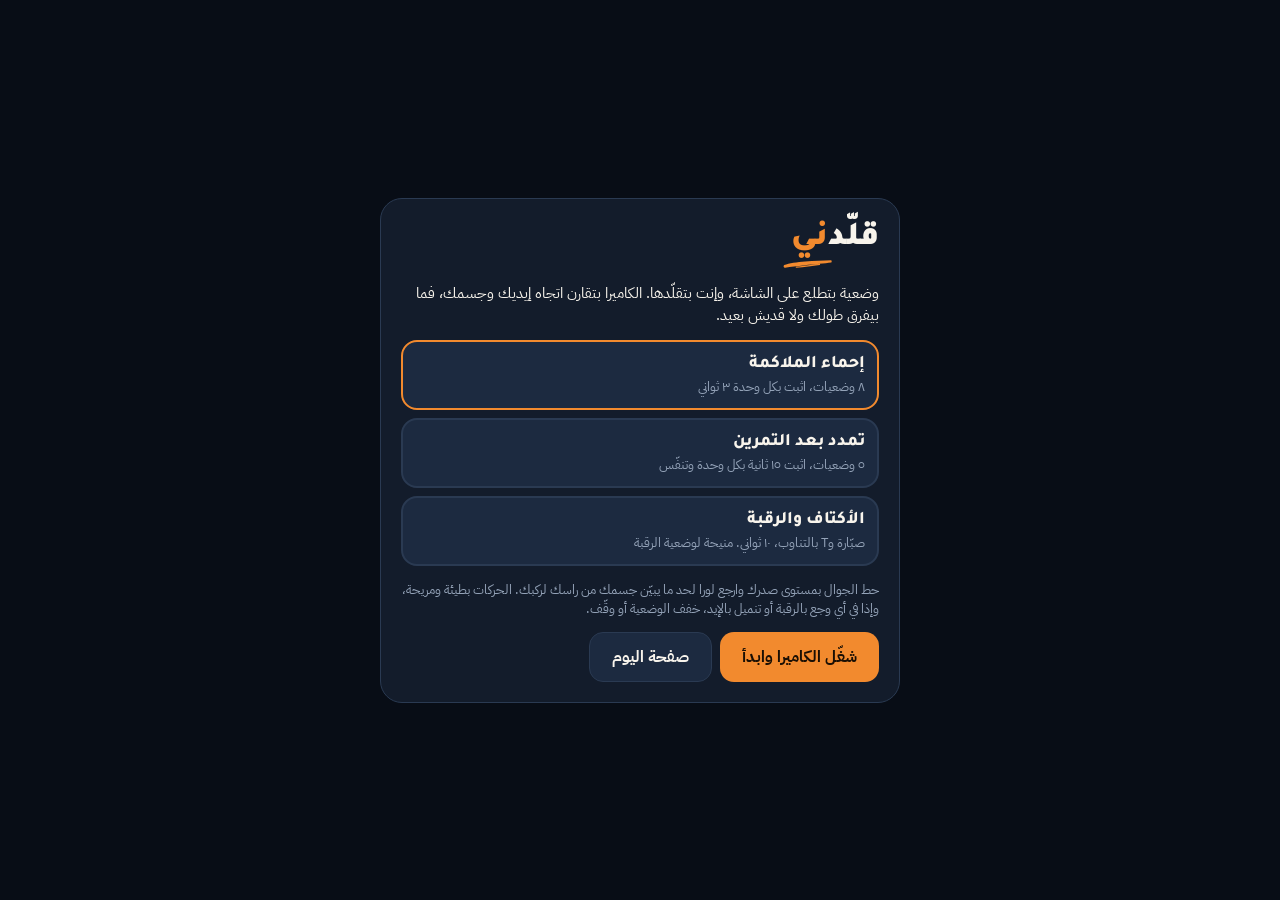
<file: mimic.html>
<!doctype html>
<html lang="ar" dir="rtl">
<head>
<meta charset="utf-8">
<meta name="viewport" content="width=device-width,initial-scale=1,viewport-fit=cover">
<script>(function(){try{var f=function(){var p=innerHeight>=innerWidth,s=p?Math.min(screen.width,screen.height):Math.max(screen.width,screen.height),z=1;if(matchMedia("(pointer:coarse)").matches&&s>0&&innerWidth>s*1.25)z=innerWidth/s;window.__Z=z;var s=document.documentElement.style;s.zoom=z===1?"":String(z);s.webkitTextSizeAdjust=s.textSizeAdjust="100%";};f();addEventListener("resize",f);}catch(e){window.__Z=1;}})();</script>
<title>قلّدني</title>
<meta name="description" content="قلّد الوضعية اللي على الشاشة: إحماء للملاكمة وتمدد بعد التمرين، والكاميرا بتقلّك قديش دقيق.">
<meta name="theme-color" content="#0e1520">
<link rel="icon" href="/brand/favicon.svg" type="image/svg+xml">
<link rel="apple-touch-icon" href="/brand/me-apple-touch.png">
<link rel="manifest" href="/manifest.webmanifest">
<meta name="apple-mobile-web-app-capable" content="yes">
<meta name="mobile-web-app-capable" content="yes">
<meta name="apple-mobile-web-app-title" content="بني آدم">
<script>if ("serviceWorker" in navigator) addEventListener("load", () => navigator.serviceWorker.register("/sw.js").catch(() => {}));</script>
<link rel="preconnect" href="https://fonts.googleapis.com">
<link rel="preconnect" href="https://fonts.gstatic.com" crossorigin>
<link rel="stylesheet" href="https://fonts.googleapis.com/css2?family=Tajawal:wght@700;800;900&family=IBM+Plex+Sans+Arabic:wght@400;600&display=swap">
<style>
html { -webkit-text-size-adjust: 100%; text-size-adjust: 100%; }
/* Brand "مشروع بني آدم". Layout: the mirrored camera fills the screen; the pose to copy sits in a card at the top, a match meter at the bottom. */
:root { --bg: #0e1520; --panel: rgb(14 21 32 / .86); --raise: #1c2a40; --line: #2a3a52; --fg: #f8f4ec; --muted: #94a3b8; --accent: #f28a2e; --good: #3ec28f; --bad: #e5675a;
  --display: "Tajawal", "IBM Plex Sans Arabic", system-ui, sans-serif; --body: "IBM Plex Sans Arabic", Tahoma, system-ui, sans-serif; color-scheme: dark;
  --swash: url("data:image/svg+xml,%3Csvg xmlns='http://www.w3.org/2000/svg' viewBox='0 0 200 30' preserveAspectRatio='none'%3E%3Cpath d='M196 4c3 0 4 6 1 8-26 3-70 6-108 9-32 3-58 5-80 8-6 1-9-6-4-9 20-6 52-10 86-12 36-2 72-3 105-4zM150 16c-30 3-62 6-96 10-3 0-3 3 0 3 34-2 66-5 96-9 2 0 2-4 0-4z' fill='%23F28A2E'/%3E%3C/svg%3E"); }
* { box-sizing: border-box; }
[hidden] { display: none !important; }
html, body { margin: 0; height: 100%; background: var(--bg); color: var(--fg); font-family: var(--body); overflow: hidden; }
canvas#view { position: fixed; inset: 0; width: 100%; height: 100%; display: block; }
.target { position: fixed; top: calc(10px + env(safe-area-inset-top, 0px)); right: max(12px, env(safe-area-inset-right, 0px)); background: var(--panel); border: 1px solid var(--line); border-radius: 18px; padding: 10px 12px; display: grid; gap: 4px; justify-items: center; width: min(46vw, 210px); }
.target canvas { width: 100%; aspect-ratio: 1; }
.target b { font-family: var(--display); font-weight: 900; font-size: 1.2rem; text-align: center; }
.target small { color: var(--muted); font-size: .76rem; text-align: center; }
.meter { position: fixed; left: max(12px, env(safe-area-inset-left, 0px)); right: max(12px, env(safe-area-inset-right, 0px)); bottom: calc(14px + env(safe-area-inset-bottom, 0px)); background: var(--panel); border-radius: 18px; padding: 10px 14px; display: grid; gap: 6px; }
.meter .row1 { display: flex; justify-content: space-between; align-items: baseline; gap: 8px; }
.meter b { font-family: var(--display); font-weight: 900; font-size: 1.6rem; font-variant-numeric: tabular-nums; }
.bar { height: 12px; border-radius: 99px; background: var(--raise); overflow: hidden; }
.bar i { display: block; height: 100%; width: 0; background: var(--accent); border-radius: 99px; transition: width .15s; }
.bar.ok i { background: var(--good); }
#cue { font-family: var(--display); font-weight: 800; color: var(--accent); }
.ov { position: fixed; inset: 0; display: grid; place-items: center; background: rgb(8 12 20 / .86); padding: max(16px, env(safe-area-inset-top, 0px)) max(16px, env(safe-area-inset-right, 0px)) max(16px, env(safe-area-inset-bottom, 0px)) max(16px, env(safe-area-inset-left, 0px)); overflow-y: auto; }
.box { width: min(520px, 100%); background: #131c2b; border: 1px solid var(--line); border-radius: 22px; padding: 20px; display: grid; gap: 14px; }
h1 { font-family: var(--display); font-weight: 900; font-size: 2.1rem; margin: 0; }
h1 span { color: var(--accent); position: relative; display: inline-block; padding-bottom: 8px; }
h1 span::after { content: ""; position: absolute; inset: auto -4px 0 -8px; height: 9px; background: var(--swash) no-repeat center / 100% 100%; }
.seqs { display: grid; gap: 8px; }
.seq { background: var(--raise); border: 2px solid var(--line); border-radius: 16px; padding: 12px; text-align: start; color: var(--fg); font: inherit; cursor: pointer; display: grid; gap: 2px; }
.seq b { font-family: var(--display); font-weight: 800; font-size: 1.1rem; }
.seq small { color: var(--muted); font-size: .8rem; }
.seq[aria-pressed="true"] { border-color: var(--accent); }
.note { font-size: .8rem; color: var(--muted); margin: 0; }
.err { color: var(--bad); font-size: .88rem; margin: 0; }
.row { display: flex; gap: 8px; flex-wrap: wrap; }
.btn { background: var(--accent); color: #1a0f04; border: 0; border-radius: 14px; padding: 12px 22px; font: inherit; font-weight: 700; cursor: pointer; text-decoration: none; }
.btn.ghost { background: var(--raise); color: var(--fg); border: 1px solid var(--line); }
ul.res { list-style: none; margin: 0; padding: 0; display: grid; gap: 6px; }
ul.res li { display: flex; justify-content: space-between; background: var(--raise); border-radius: 12px; padding: 8px 12px; font-size: .9rem; }
a { color: var(--accent); }
:focus-visible { outline: 2px solid var(--accent); outline-offset: 2px; }
</style>
</head>
<body>
<canvas id="view"></canvas>
<div class="target" id="tgt" hidden><canvas id="fig" width="200" height="200"></canvas><b id="tName"></b><small id="tTip"></small></div>
<div class="meter" id="meter" hidden>
  <div class="row1"><span id="cue">قلّد الوضعية</span><b id="pct">0٪</b></div>
  <div class="bar" id="bar"><i></i></div>
  <div class="note" id="prog"></div>
</div>

<div class="ov" id="ovStart">
  <div class="box">
    <h1>قلّد<span>ني</span></h1>
    <p class="note" style="color:var(--fg);font-size:.92rem">وضعية بتطلع على الشاشة، وإنت بتقلّدها. الكاميرا بتقارن اتجاه إيديك وجسمك، فما بيفرق طولك ولا قديش بعيد.</p>
    <div class="seqs" id="seqs"></div>
    <p class="note">حط الجوال بمستوى صدرك وارجع لورا لحد ما يبيّن جسمك من راسك لركبك. الحركات بطيئة ومريحة، وإذا في أي وجع بالرقبة أو تنميل بالإيد، خفف الوضعية أو وقّف.</p>
    <p class="err" id="err" hidden></p>
    <div class="row"><button class="btn" id="go" type="button">شغّل الكاميرا وابدأ</button><a class="btn ghost" href="./">صفحة اليوم</a></div>
  </div>
</div>
<div class="ov" id="ovEnd" hidden>
  <div class="box">
    <h1>خلّصت، <span>عافية</span></h1>
    <ul class="res" id="res"></ul>
    <div class="row"><button class="btn" id="again" type="button">كمان مرة</button><a class="btn ghost" href="boxing.html">للملاكمة</a><a class="btn ghost" href="./">صفحة اليوم</a></div>
  </div>
</div>
<video id="vid" playsinline muted hidden></video>

<script type="module">
const $ = (id) => document.getElementById(id);
const ar = (n) => Number(n).toLocaleString("ar-EG");

// Bones as seen on screen (mirrored, so your left arm is on the left). Angles in degrees, y pointing down: 0 right, 90 down, 180 left, 270 up.
// Comparing bone directions instead of pixel positions (the idea behind Mimeflow) makes the score independent of size and distance.
const BONES = { lu: [11, 13, 1], lf: [13, 15, 1], ru: [12, 14, 1], rf: [14, 16, 1], torso: ["hip", "sh", 0.8], lt: [23, 25, 0.4], rt: [24, 26, 0.4] };
const POSES = {
  T:      { n: "حرف T", tip: "إيديك لجنب بمستوى كتافك", a: { lu: 180, lf: 180, ru: 0, rf: 0, torso: 270, lt: 92, rt: 88 } },
  cactus: { n: "صبّارة", tip: "الأكواع بمستوى الكتف، والسواعد لفوق. ضم لوحي الكتف", a: { lu: 180, lf: 270, ru: 0, rf: 270, torso: 270, lt: 92, rt: 88 } },
  Y:      { n: "حرف Y", tip: "الإيدين لفوق ولبرّا", a: { lu: 228, lf: 228, ru: 312, rf: 312, torso: 270, lt: 92, rt: 88 } },
  guard:  { n: "وقفة الحارس", tip: "الكوع لتحت، والإيدين عند وجهك", a: { lu: 112, lf: 295, ru: 68, rf: 245, torso: 270, lt: 95, rt: 85 } },
  bendR:  { n: "ميل لليمين", tip: "إيد فوق راسك وميل لجنب، ببطء", a: { lu: 285, lf: 325, ru: 90, rf: 90, torso: 292, lt: 92, rt: 88 } },
  bendL:  { n: "ميل لليسار", tip: "الإيد الثانية فوق راسك وميل للجنب الثاني", a: { lu: 90, lf: 90, ru: 255, rf: 215, torso: 248, lt: 92, rt: 88 } },
  star:   { n: "نجمة", tip: "رجليك مفتوحة والإيدين لفوق ولبرّا", a: { lu: 228, lf: 228, ru: 312, rf: 312, torso: 270, lt: 112, rt: 68 } },
};
const SEQS = {
  warm: { n: "إحماء الملاكمة", d: "٨ وضعيات، اثبت بكل وحدة ٣ ثواني", items: ["T", "cactus", "Y", "guard", "bendR", "bendL", "star", "guard"].map((p) => ({ p, hold: 3 })) },
  cool: { n: "تمدد بعد التمرين", d: "٥ وضعيات، اثبت ١٥ ثانية بكل وحدة وتنفّس", items: ["Y", "bendR", "bendL", "cactus", "T"].map((p) => ({ p, hold: 15 })) },
  neck: { n: "الأكتاف والرقبة", d: "صبّارة وT بالتناوب، ١٠ ثواني. منيحة لوضعية الرقبة", items: ["cactus", "T", "cactus", "T", "cactus"].map((p) => ({ p, hold: 10 })) },
};
let seq = "warm";
$("seqs").innerHTML = Object.entries(SEQS).map(([k, s]) => `<button type="button" class="seq" data-q="${k}" aria-pressed="${k === seq}"><b>${s.n}</b><small>${s.d}</small></button>`).join("");
$("seqs").addEventListener("click", (e) => { const b = e.target.closest("[data-q]"); if (!b) return; seq = b.dataset.q; document.querySelectorAll("[data-q]").forEach((x) => x.setAttribute("aria-pressed", String(x.dataset.q === seq))); });

// ---------- target figure ----------
const fig = $("fig"), fx = fig.getContext("2d");
function drawFigure(a) {
  fx.clearRect(0, 0, 200, 200);
  const rad = (d) => d * Math.PI / 180, seg = (x, y, ang, len) => [x + Math.cos(rad(ang)) * len, y + Math.sin(rad(ang)) * len];
  const hip = [100, 128], sh = seg(...hip, a.torso, 58), lS = [sh[0] - 18, sh[1]], rS = [sh[0] + 18, sh[1]];
  fx.lineCap = "round"; fx.lineJoin = "round"; fx.strokeStyle = "#f28a2e"; fx.lineWidth = 9;
  const line = (p, q) => { fx.beginPath(); fx.moveTo(...p); fx.lineTo(...q); fx.stroke(); };
  line(hip, sh); line(lS, rS);
  const le = seg(...lS, a.lu, 34), lw = seg(...le, a.lf, 30), re = seg(...rS, a.ru, 34), rw = seg(...re, a.rf, 30);
  line(lS, le); line(le, lw); line(rS, re); line(re, rw);
  const lk = seg(hip[0] - 9, hip[1], a.lt, 34), rk = seg(hip[0] + 9, hip[1], a.rt, 34);
  line([hip[0] - 9, hip[1]], lk); line(lk, seg(...lk, a.lt, 30)); line([hip[0] + 9, hip[1]], rk); line(rk, seg(...rk, a.rt, 30));
  const head = seg(...sh, a.torso, 22); fx.fillStyle = "#f8f4ec"; fx.beginPath(); fx.arc(...head, 13, 0, 7); fx.fill();
}

// ---------- camera ----------
const VISION = "https://cdn.jsdelivr.net/npm/@mediapipe/tasks-vision@0.10.14";
let lm = null, lastDetect = 0, L = null;
const vid = $("vid"), cv = $("view"), ctx = cv.getContext("2d");
let W = 0, H = 0;
function resize() { const d = Math.min(2, devicePixelRatio || 1); W = innerWidth / (window.__Z || 1); H = innerHeight / (window.__Z || 1); cv.width = W * d; cv.height = H * d; ctx.setTransform(d, 0, 0, d, 0, 0); }
addEventListener("resize", resize); resize();
async function startCamera() {
  const { FilesetResolver, PoseLandmarker } = await import(`${VISION}/vision_bundle.mjs`);
  const fs = await FilesetResolver.forVisionTasks(`${VISION}/wasm`);
  const opts = (delegate) => ({ baseOptions: { modelAssetPath: "https://storage.googleapis.com/mediapipe-models/pose_landmarker/pose_landmarker_lite/float16/1/pose_landmarker_lite.task", delegate }, runningMode: "VIDEO", numPoses: 1 });
  try { lm = await PoseLandmarker.createFromOptions(fs, opts("GPU")); } catch { lm = await PoseLandmarker.createFromOptions(fs, opts("CPU")); }
  const stream = await navigator.mediaDevices.getUserMedia({ video: { facingMode: "user", width: { ideal: 640 }, height: { ideal: 480 } }, audio: false });
  vid.srcObject = stream; await vid.play();
}
function cover() { const vw = vid.videoWidth || 640, vh = vid.videoHeight || 480, s = Math.max(W / vw, H / vh); return { dw: vw * s, dh: vh * s, ox: (W - vw * s) / 2, oy: (H - vh * s) / 2 }; }
function pt(key, c) {
  if (key === "hip" || key === "sh") { const [a, b] = key === "hip" ? [23, 24] : [11, 12]; const p = pt(a, c), q = pt(b, c); return p && q ? { x: (p.x + q.x) / 2, y: (p.y + q.y) / 2 } : null; }
  const p = L[key]; if (!p || (p.visibility ?? 1) < 0.5) return null;
  return { x: c.ox + (1 - p.x) * c.dw, y: c.oy + p.y * c.dh };
}
// score: weighted mean of cos(angle difference)³ over the bones the camera can see
function score(target) {
  const c = cover(); let sum = 0, wsum = 0; const per = {};
  for (const [k, [a, b, w]] of Object.entries(BONES)) {
    const p = pt(a, c), q = pt(b, c); if (!p || !q) continue;
    const ang = Math.atan2(q.y - p.y, q.x - p.x) * 180 / Math.PI;
    const s = Math.max(0, Math.cos((ang - target[k]) * Math.PI / 180)) ** 3; // cubed: 20° off ≈ 0.83, 45° off ≈ 0.35
    per[k] = { s, p, q }; sum += s * w; wsum += w;
  }
  return { v: wsum >= 3.5 ? sum / wsum : 0, per, enough: wsum >= 3.5 };
}

// ---------- run ----------
const st = { on: false, i: 0, held: 0, results: [], tStart: 0, best: 0 };
let actx = null;
const beep = (f, d = 0.1) => { if (!actx) return; try { const o = actx.createOscillator(), g = actx.createGain(); o.frequency.value = f; g.gain.setValueAtTime(0.12, actx.currentTime); g.gain.exponentialRampToValueAtTime(0.0001, actx.currentTime + d); o.connect(g); g.connect(actx.destination); o.start(); o.stop(actx.currentTime + d); } catch {} };
const PASS = 0.8;
function showPose() {
  const it = SEQS[seq].items[st.i], p = POSES[it.p];
  $("tName").textContent = p.n; $("tTip").textContent = p.tip; drawFigure(p.a);
  $("prog").textContent = `${ar(st.i + 1)} من ${ar(SEQS[seq].items.length)} · اثبت ${ar(it.hold)} ثواني`;
  st.held = 0; st.best = 0; st.tStart = performance.now();
}
let last = performance.now();
function loop(now) {
  const dt = Math.min(0.1, (now - last) / 1000); last = now;
  ctx.fillStyle = "#0e1520"; ctx.fillRect(0, 0, W, H);
  if (lm && vid.readyState >= 2) {
    const c = cover();
    ctx.save(); ctx.globalAlpha = 0.5; ctx.translate(W, 0); ctx.scale(-1, 1); ctx.drawImage(vid, W - c.ox - c.dw, c.oy, c.dw, c.dh); ctx.restore();
    if (now - lastDetect > 40) { lastDetect = now; const r = lm.detectForVideo(vid, now); L = r.landmarks && r.landmarks[0]; }
    if (L && st.on) {
      const it = SEQS[seq].items[st.i], sc = score(POSES[it.p].a);
      for (const k in sc.per) { const { s, p, q } = sc.per[k]; ctx.strokeStyle = s > 0.8 ? "#3ec28f" : s > 0.5 ? "#e8b33f" : "#e5675a"; ctx.lineWidth = 8; ctx.lineCap = "round"; ctx.beginPath(); ctx.moveTo(p.x, p.y); ctx.lineTo(q.x, q.y); ctx.stroke(); }
      const pct = Math.round(sc.v * 100); st.best = Math.max(st.best, pct);
      $("pct").textContent = sc.enough ? ar(pct) + "٪" : "—";
      $("bar").className = "bar" + (sc.v >= PASS ? " ok" : ""); $("bar").firstElementChild.style.width = pct + "%";
      if (!sc.enough) $("cue").textContent = "ارجع لورا لحد ما يبيّن جسمك";
      else if (sc.v >= PASS) {
        const before = Math.ceil(it.hold - st.held); st.held += dt;
        $("cue").textContent = `اثبت… ${ar(Math.max(0, Math.ceil(it.hold - st.held)))}`;
        if (Math.ceil(it.hold - st.held) !== before) beep(880, 0.05);
        if (st.held >= it.hold) {
          st.results.push({ n: POSES[it.p].n, best: st.best, secs: Math.round((now - st.tStart) / 1000) }); beep(1320, 0.15);
          st.i++; if (st.i >= SEQS[seq].items.length) return end(); showPose();
        }
      } else {
        $("cue").textContent = POSES[it.p].tip;
        st.held = Math.max(0, st.held - dt * 0.5); // small wobble doesn't reset the hold
      }
    }
  }
  requestAnimationFrame(loop);
}
requestAnimationFrame(loop);
function end() {
  st.on = false; $("tgt").hidden = true; $("meter").hidden = true;
  $("res").innerHTML = st.results.map((r) => `<li><span>${r.n}</span><span>${ar(r.best)}٪ · ${ar(r.secs)} ث</span></li>`).join("");
  $("ovEnd").hidden = false; beep(660, 0.2); setTimeout(() => beep(880, 0.3), 200);
  requestAnimationFrame(loop);
}
$("go").addEventListener("click", async () => {
  $("err").hidden = true;
  try { const AC = window.AudioContext || window.webkitAudioContext; if (AC && !actx) actx = new AC(); actx && actx.resume(); } catch {}
  try { navigator.wakeLock && navigator.wakeLock.request("screen").catch(() => {}); } catch {}
  if (!lm) {
    $("go").disabled = true; $("go").textContent = "بجهّز الكاميرا…";
    try { await startCamera(); }
    catch (e) { $("err").textContent = e && e.name === "NotAllowedError" ? "الكاميرا مرفوضة. اسمح للموقع يستعمل الكاميرا من إعدادات المتصفح." : "ما قدرت أشغّل الكاميرا أو أحمّل قارئ الحركة. تأكد من النت وجرّب كمان مرة."; $("err").hidden = false; $("go").disabled = false; $("go").textContent = "شغّل الكاميرا وابدأ"; return; }
    $("go").disabled = false; $("go").textContent = "شغّل الكاميرا وابدأ";
  }
  st.on = true; st.i = 0; st.results = []; $("ovStart").hidden = true; $("ovEnd").hidden = true; $("tgt").hidden = false; $("meter").hidden = false; showPose();
});
$("again").addEventListener("click", () => { $("ovEnd").hidden = true; $("ovStart").hidden = false; });
</script>
</body>
</html>
</file>
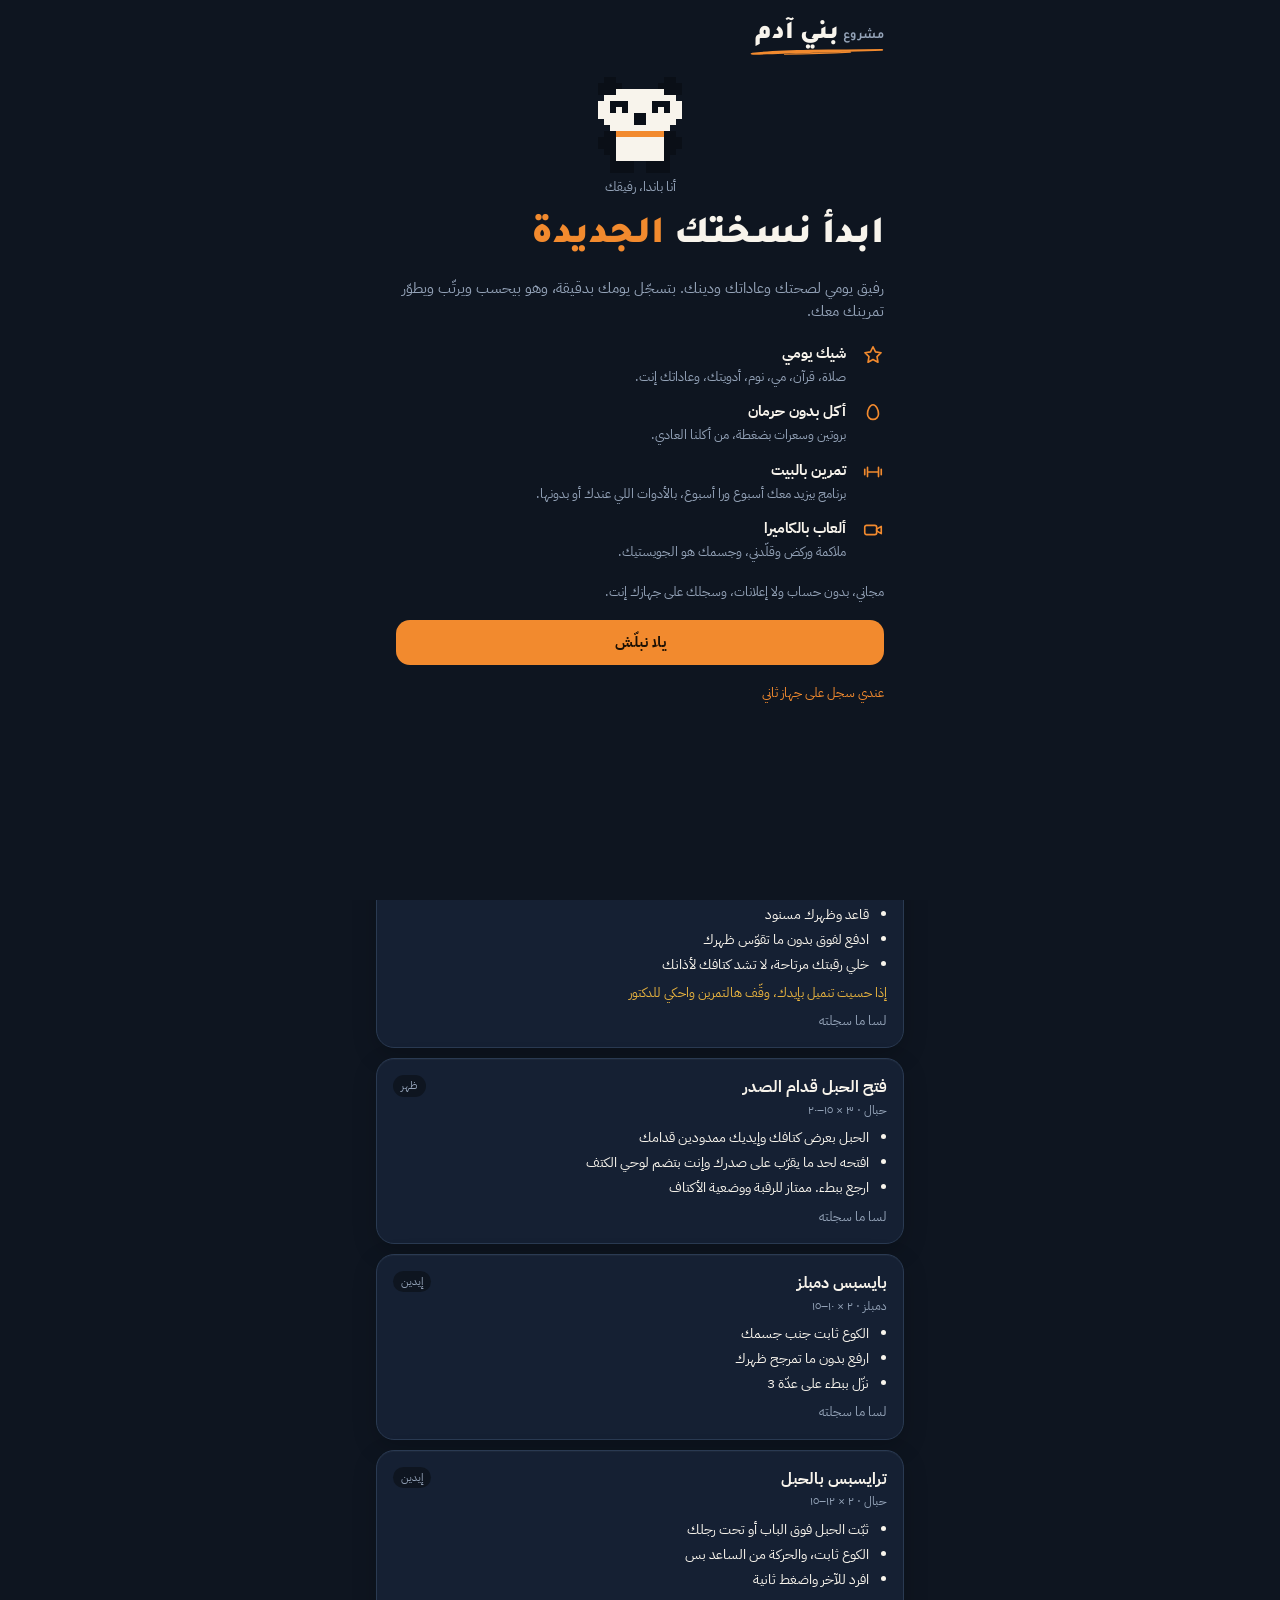
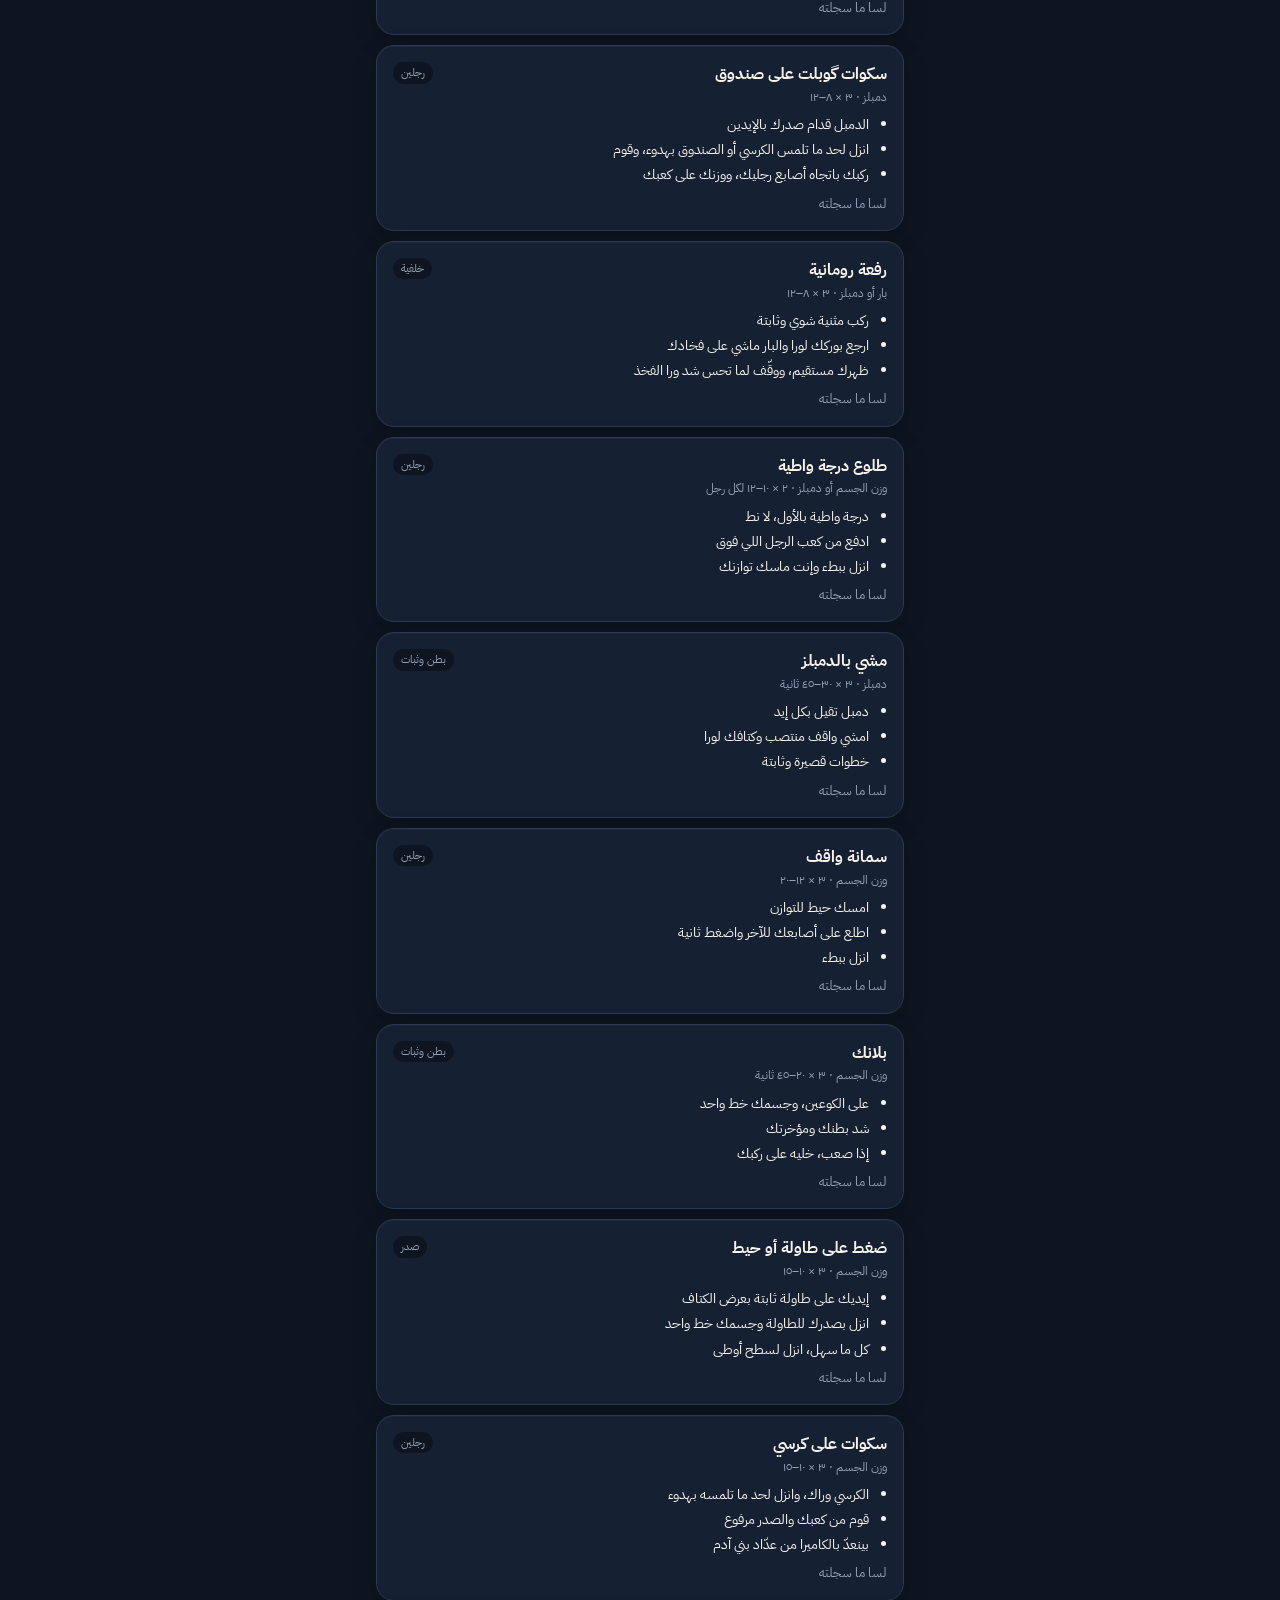
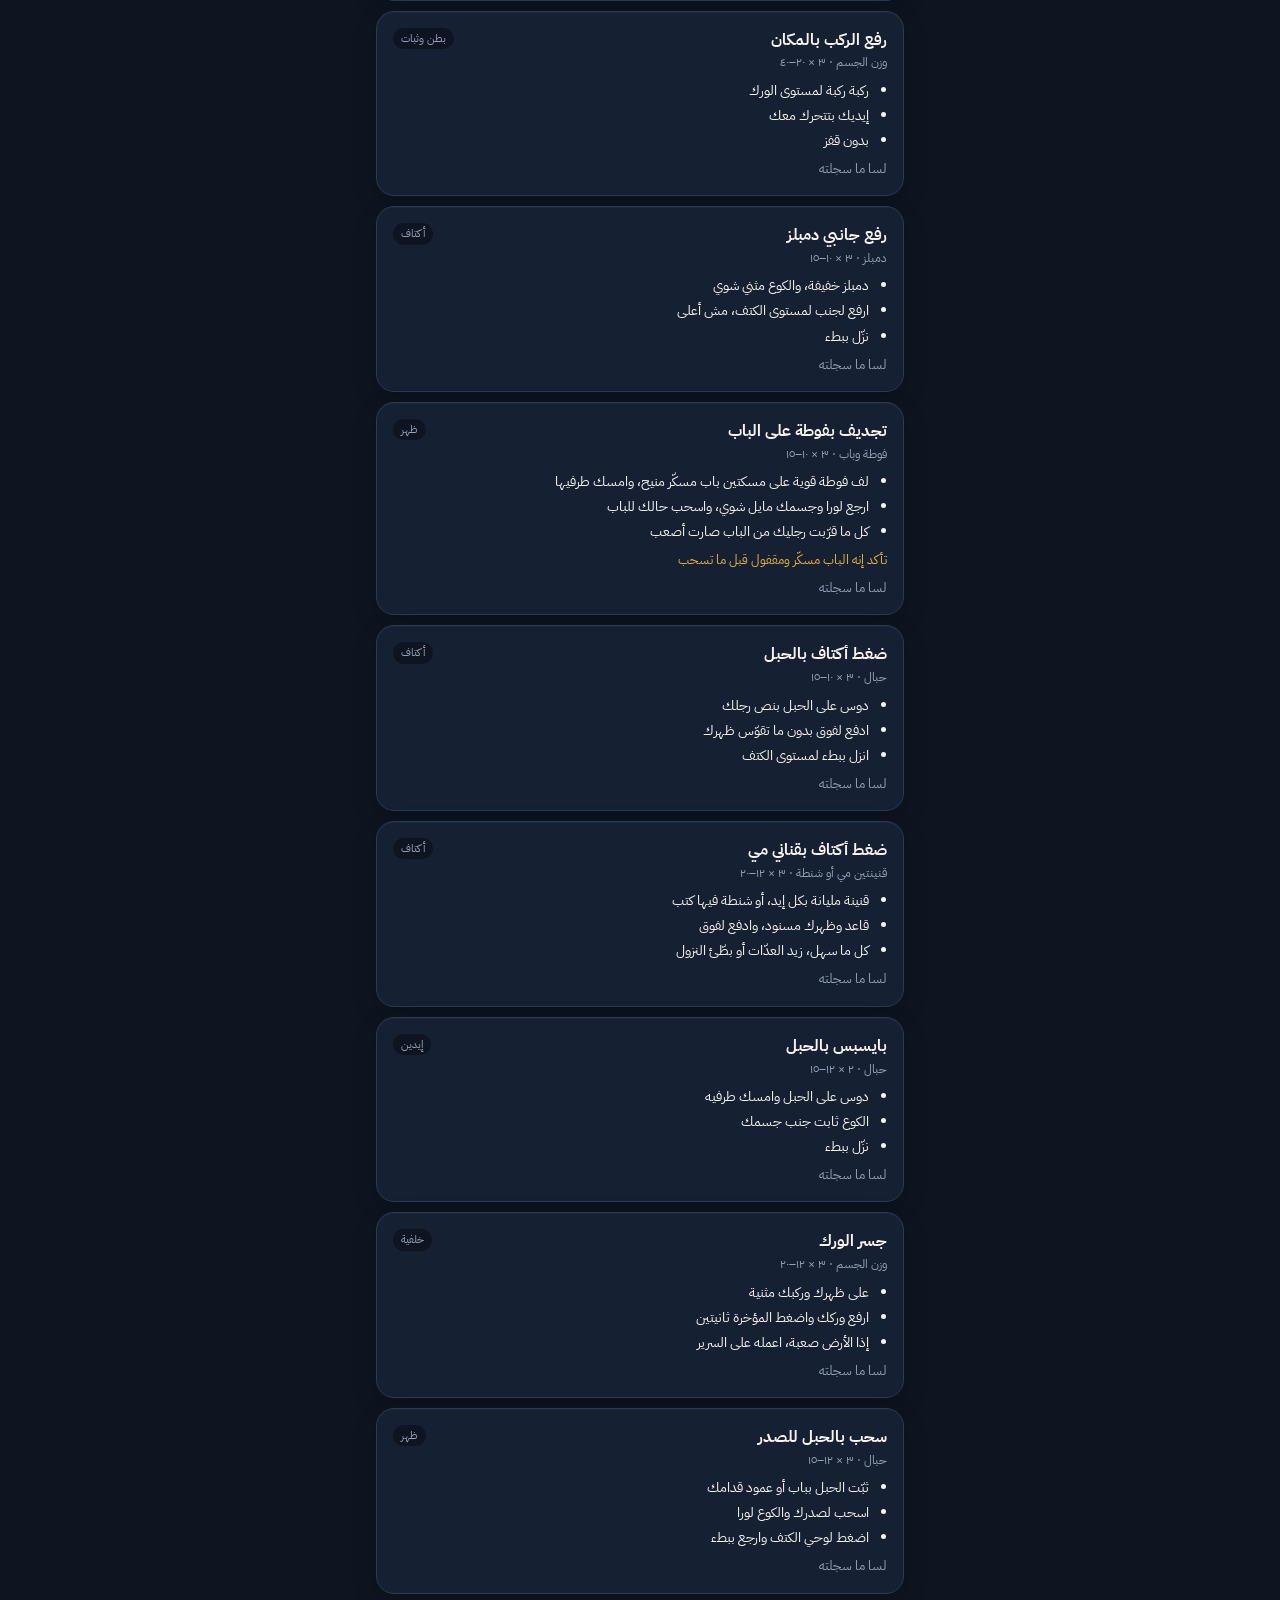
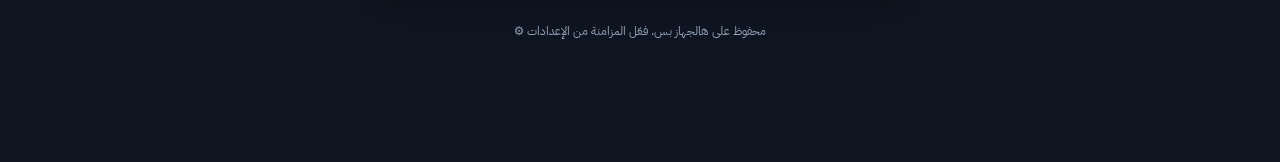
<file: nogym.html>
<!doctype html>
<html lang="ar" dir="rtl"><head><meta charset="utf-8"><meta name="viewport" content="width=device-width,initial-scale=1">
<title>تمارين البيت — بني آدم</title><meta http-equiv="refresh" content="0;url=/#train-lib">
<script>location.replace("/#train-lib");</script></head>
<body style="background:#0e1520;color:#f8f4ec;font-family:sans-serif;text-align:center;padding:40px"><p>تم نقل «تمارين البيت» لمكتبة تبويب «من غير جيم»… <a href="/#train-lib" style="color:#f28a2e">افتحه</a></p></body></html>
</file>
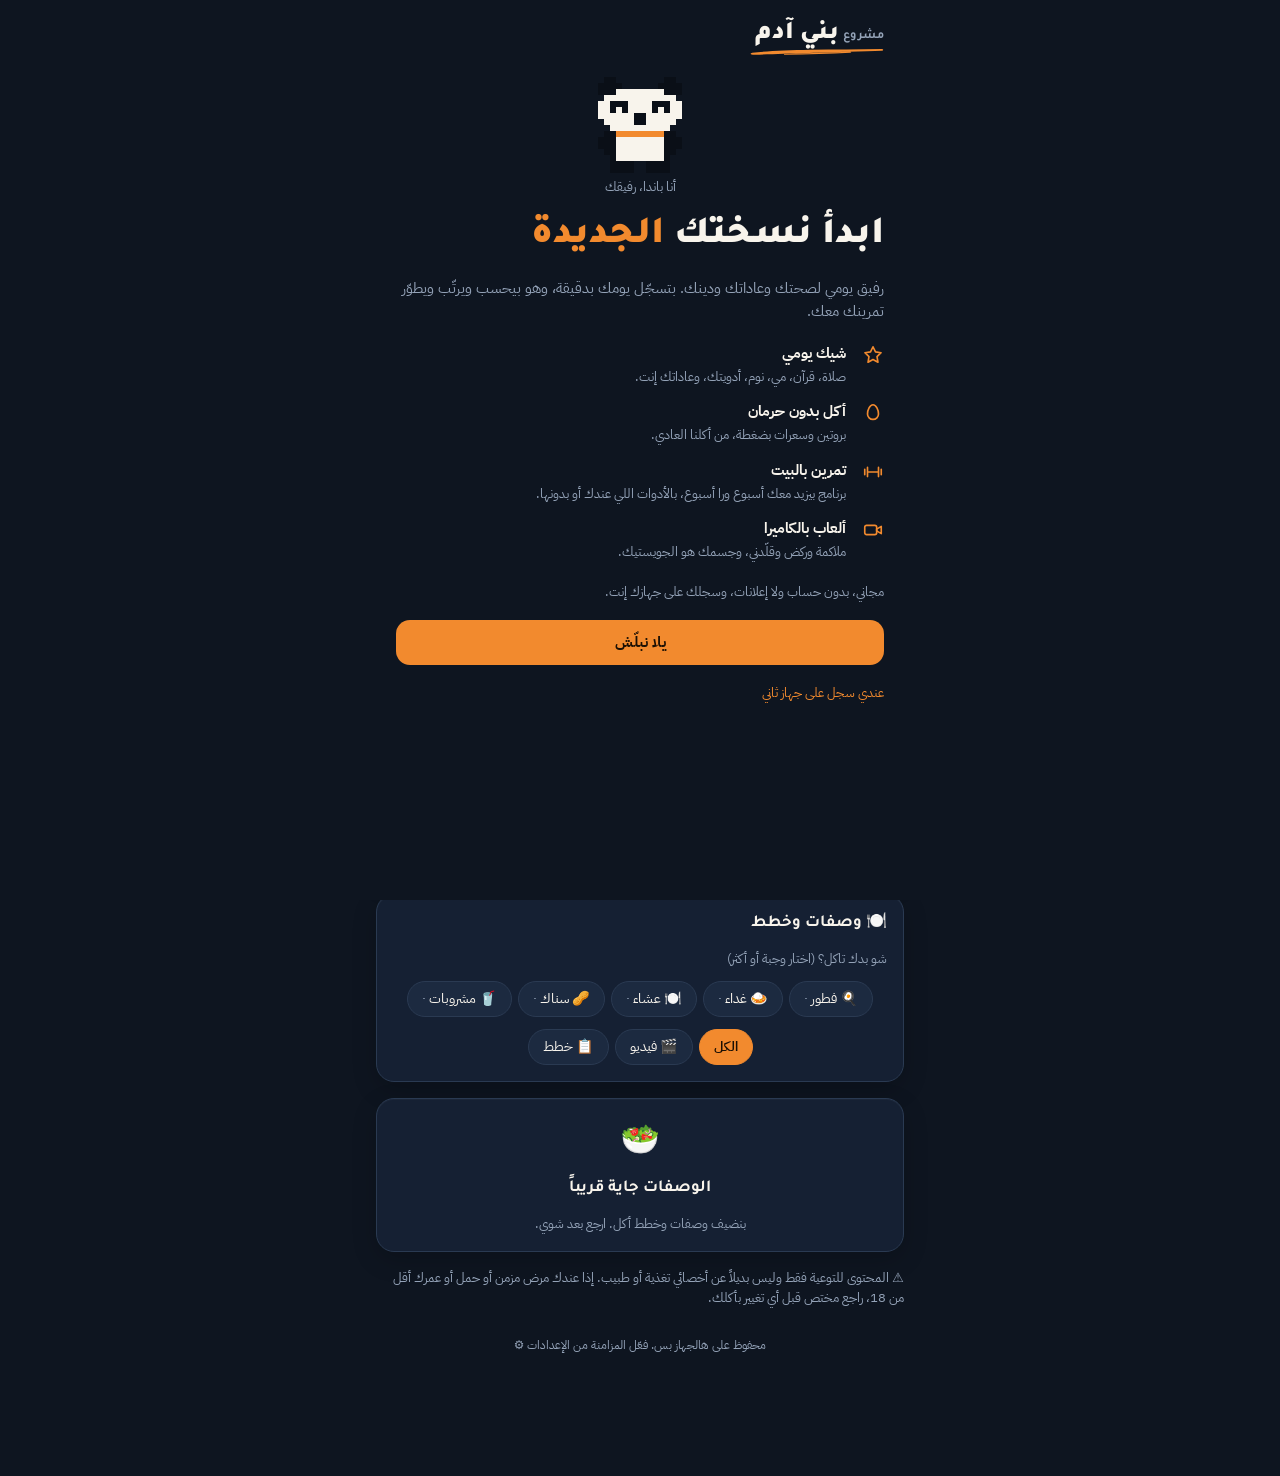
<file: nutrition.html>
<!doctype html>
<html lang="ar" dir="rtl"><head><meta charset="utf-8"><meta name="viewport" content="width=device-width,initial-scale=1">
<title>من غير حرمان — بني آدم</title><meta http-equiv="refresh" content="0;url=/#food">
<script>location.replace("/#food");</script></head>
<body style="background:#0e1520;color:#f8f4ec;font-family:sans-serif;text-align:center;padding:40px"><p>تم نقل «من غير حرمان» لتبويب الأكل… <a href="/#food" style="color:#f28a2e">افتحه</a></p></body></html>
</file>
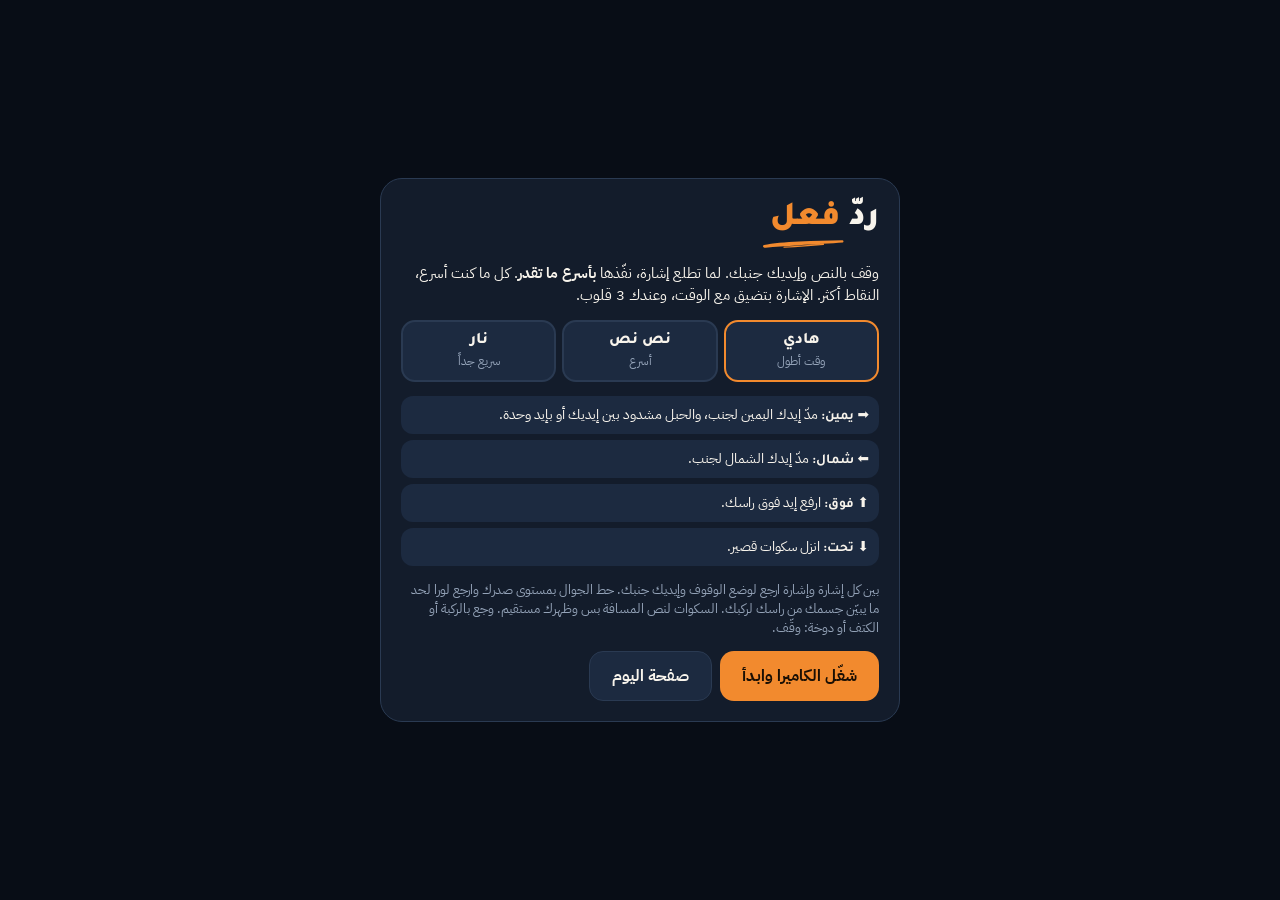
<file: reflex.html>
<!doctype html>
<html lang="ar" dir="rtl">
<head>
<meta charset="utf-8">
<meta name="viewport" content="width=device-width,initial-scale=1,viewport-fit=cover">
<script>(function(){try{var f=function(){var p=innerHeight>=innerWidth,s=p?Math.min(screen.width,screen.height):Math.max(screen.width,screen.height),z=1;if(matchMedia("(pointer:coarse)").matches&&s>0&&innerWidth>s*1.25)z=innerWidth/s;window.__Z=z;var s=document.documentElement.style;s.zoom=z===1?"":String(z);s.webkitTextSizeAdjust=s.textSizeAdjust="100%";};f();addEventListener("resize",f);}catch(e){window.__Z=1;}})();</script>
<title>ردّ فعل</title>
<meta name="description" content="لعبة بالكاميرا: إشارة بتطلع يمين أو شمال أو فوق أو تحت، وانت بتسحب الحبل أو بتنزل سكوات بأسرع ما تقدر.">
<meta name="theme-color" content="#0e1520">
<link rel="icon" href="/brand/favicon.svg" type="image/svg+xml">
<link rel="apple-touch-icon" href="/brand/me-apple-touch.png">
<link rel="manifest" href="/manifest.webmanifest">
<meta name="apple-mobile-web-app-capable" content="yes">
<meta name="mobile-web-app-capable" content="yes">
<meta name="apple-mobile-web-app-title" content="بني آدم">
<script>if ("serviceWorker" in navigator) addEventListener("load", () => navigator.serviceWorker.register("/sw.js").catch(() => {}));</script>
<link rel="preconnect" href="https://fonts.googleapis.com">
<link rel="preconnect" href="https://fonts.gstatic.com" crossorigin>
<link rel="stylesheet" href="https://fonts.googleapis.com/css2?family=Tajawal:wght@700;800;900&family=IBM+Plex+Sans+Arabic:wght@400;600&display=swap">
<link rel="stylesheet" href="/css/cam.css">
</head>
<body>
<canvas id="view"></canvas>
<div class="hud" id="hud" hidden><span id="hScore">٠</span><span id="hLives">❤️❤️❤️</span><span id="hLeft">٠</span></div>
<div class="big" id="big"></div>
<div class="sub" id="sub"></div>
<div class="ov" id="ovStart">
  <div class="box">
    <h1>ردّ <span>فعل</span></h1>
    <p class="note" style="color:var(--fg);font-size:.92rem">وقف بالنص وإيديك جنبك. لما تطلع إشارة، نفّذها <b>بأسرع ما تقدر</b>. كل ما كنت أسرع، النقاط أكثر. الإشارة بتضيق مع الوقت، وعندك 3 قلوب.</p>
    <div class="opts" id="lvl">
      <button type="button" class="opt" data-l="easy" aria-pressed="true"><b>هادي</b><small>وقت أطول</small></button>
      <button type="button" class="opt" data-l="mid" aria-pressed="false"><b>نص نص</b><small>أسرع</small></button>
      <button type="button" class="opt" data-l="hard" aria-pressed="false"><b>نار</b><small>سريع جداً</small></button>
    </div>
    <ul class="moves">
      <li>➡️ <b>يمين:</b> مدّ إيدك اليمين لجنب، والحبل مشدود بين إيديك أو بإيد وحدة.</li>
      <li>⬅️ <b>شمال:</b> مدّ إيدك الشمال لجنب.</li>
      <li>⬆️ <b>فوق:</b> ارفع إيد فوق راسك.</li>
      <li>⬇️ <b>تحت:</b> انزل سكوات قصير.</li>
    </ul>
    <p class="note">بين كل إشارة وإشارة ارجع لوضع الوقوف وإيديك جنبك. حط الجوال بمستوى صدرك وارجع لورا لحد ما يبيّن جسمك من راسك لركبك. السكوات لنص المسافة بس وظهرك مستقيم. وجع بالركبة أو الكتف أو دوخة: وقّف.</p>
    <p class="err" id="err" hidden></p>
    <div class="row"><button class="btn" id="go" type="button">شغّل الكاميرا وابدأ</button><a class="btn ghost" href="./">صفحة اليوم</a></div>
  </div>
</div>
<div class="ov" id="ovEnd" hidden>
  <div class="box">
    <h1>الله <span>يعطيك العافية</span></h1>
    <p class="note" id="eStars" style="font-size:1.8rem;text-align:center"></p>
    <div class="stats"><div><b id="eHits">٠</b><small>إشارة نفّذتها</small></div><div><b id="eAvg">٠</b><small>معدل ردّك (ث)</small></div><div><b id="eFast">٠</b><small>أسرع ردّ (ث)</small></div></div>
    <p class="note" id="eXp" style="color:var(--fg)"></p>
    <p class="note" id="eBest"></p>
    <div class="row"><button class="btn" id="again" type="button">كمان مرة</button><a class="btn ghost" href="rhythm.html">إيقاع الحبل</a><a class="btn ghost" href="./">صفحة اليوم</a></div>
  </div>
</div>
<video id="vid" playsinline muted hidden></video>
<script src="/js/gamexp.js"></script>
<script type="module">
import { $, ar, createCam, logPlay } from "/js/camgame.js";
const cam = createCam($("vid"), $("view")), ctx = cam.ctx;

// win0 = seconds you get at the start, win1 = at the end; the window shrinks signal by signal
const LV = { easy: { win0: 2.4, win1: 1.6 }, mid: { win0: 1.9, win1: 1.2 }, hard: { win0: 1.5, win1: 0.9 } };
const TOTAL = 20;
const SIG = {
  right: { icon: "➡️", n: "➡️ مدّ يمين!", x: 0.82, y: 0.5 },
  left: { icon: "⬅️", n: "⬅️ مدّ شمال!", x: 0.18, y: 0.5 },
  up: { icon: "⬆️", n: "⬆️ ارفع إيد!", x: 0.5, y: 0.2 },
  down: { icon: "⬇️", n: "⬇️ انزل سكوات!", x: 0.5, y: 0.8 },
};
const KEYS = Object.keys(SIG);
let lvl = "easy";
$("lvl").addEventListener("click", (e) => { const b = e.target.closest("[data-l]"); if (!b) return; lvl = b.dataset.l; document.querySelectorAll("[data-l]").forEach((x) => x.setAttribute("aria-pressed", String(x === b))); });

const st = { on: false };
function reset() {
  Object.assign(st, { on: true, phase: "calib", t: 0, n: 0, hit: 0, points: 0, lives: 3, sig: null, wait: 0, calm: 0, times: [], pop: null, flash: 0, flashC: "62,194,143", lastK: "" });
  cam.resetCalib();
}

// what the body is doing right now, using body-size-relative distances
function read(c) {
  const k = cam.cal, n = cam.P(0, c), ls = cam.P(11, c), rs = cam.P(12, c), lh = cam.P(23, c), rh = cam.P(24, c);
  if (!(n && ls && rs && lh && rh)) return null;
  const lw = cam.P(15, c), rw = cam.P(16, c), T = k.T, S = k.S, shY = (ls.y + rs.y) / 2;
  const down = (n.y - k.base) / T > 0.33;
  const out = (w, s, dir) => !!w && ((w.x - s.x) * dir) / S > 0.85 && Math.abs((w.y - shY) / T) < 0.55; // the screen is a mirror: your right hand is on the right
  const right = out(rw, rs, 1), left = out(lw, ls, -1);
  const up = [lw, rw].some((w) => w && w.y < n.y - 0.2 * T);
  const rest = ([[lw, ls], [rw, rs]]).every(([w, s]) => !w || (Math.abs(w.x - s.x) / S < 0.6 && (w.y - shY) / T > 0.3));
  return { right, left, up, down, neutral: rest && !down && !up && !right && !left, lw, rw, n };
}

let last = performance.now();
function loop(now) {
  const dt = Math.min(0.1, (now - last) / 1000); last = now;
  const c = cam.frame();
  if (c && st.on) {
    const W = cam.W, H = cam.H, cfg = LV[lvl];
    let r = null;
    if (st.phase === "calib") {
      const s = cam.stepCalib(dt, c);
      $("big").textContent = s === "wait" ? "ارجع لورا لحد ما يبيّن جسمك" : "اثبت واقف وإيديك جنبك…"; $("sub").textContent = "";
      if (s === "done") { cam.beep(880, 0.15); st.phase = "play"; st.wait = 1; $("big").textContent = ""; }
    } else {
      st.t += dt; r = read(c);
      if (!r) { $("big").textContent = "ما شايفك منيح، ارجع لورا شوي"; $("sub").textContent = ""; }
      else if (!st.sig) {
        // wait for a calm stance, then a short random pause, then the next signal
        $("big").textContent = r.neutral ? "" : "ارجع للنص وإيديك جنبك"; $("big").style.color = "#f8f4ec"; $("sub").textContent = "";
        st.calm = r.neutral ? st.calm + dt : 0;
        if (st.calm > 0.4) { st.wait -= dt; if (st.wait <= 0) spawn(cfg); }
      } else {
        const s = st.sig, el = st.t - s.t0;
        $("big").textContent = SIG[s.k].n; $("big").style.color = "#e8b33f";
        if (r[s.k]) {
          const rt = el, pts = rt < 0.7 ? 3 : rt < 1.1 ? 2 : 1;
          st.hit++; st.points += pts; st.times.push(rt); st.n++;
          st.pop = { text: `${ar(rt.toFixed(2))} ث ${pts === 3 ? "🔥" : ""}`, color: pts === 3 ? "#3ec28f" : "#e8b33f", t: 0 };
          st.flash = 0.25; st.flashC = "62,194,143"; cam.beep(660 + pts * 120, 0.1); cam.buzz(25); st.sig = null; st.wait = 0.6 + Math.random() * 0.9; st.calm = 0;
        } else if (el > s.win) {
          st.lives--; st.n++; st.pop = { text: "فاتتك", color: "#e5675a", t: 0 };
          st.flash = 0.35; st.flashC = "229,103,90"; cam.beep(160, 0.3, 0.2); cam.buzz(120); st.sig = null; st.wait = 0.8 + Math.random() * 0.9; st.calm = 0;
        }
        if (st.lives <= 0) return end();
      }
      if (st.n >= TOTAL && !st.sig) return end();
      $("hScore").textContent = ar(st.points); $("hLives").textContent = "❤️".repeat(Math.max(0, st.lives)) + "🖤".repeat(3 - Math.max(0, st.lives)); $("hLeft").textContent = `${ar(st.n)}/${ar(TOTAL)}`;
    }
    if (st.phase === "play") drawSignal(W, H);
    if (r) { ctx.fillStyle = "#f8f4ec"; for (const w of [r.lw, r.rw]) if (w) { ctx.beginPath(); ctx.arc(w.x, w.y, 11, 0, 7); ctx.fill(); } }
    if (st.flash > 0) { st.flash -= dt; ctx.fillStyle = `rgba(${st.flashC},${Math.max(0, st.flash)})`; ctx.fillRect(0, 0, W, H); }
  }
  requestAnimationFrame(loop);
}
function spawn(cfg) {
  let k; do { k = KEYS[Math.floor(Math.random() * KEYS.length)]; } while (k === st.lastK);
  st.lastK = k; const win = cfg.win0 + (cfg.win1 - cfg.win0) * (st.n / (TOTAL - 1));
  st.sig = { k, t0: st.t, win }; cam.beep(990, 0.08);
}
function drawSignal(W, H) {
  ctx.textAlign = "center"; ctx.textBaseline = "middle";
  const s = st.sig;
  if (s) {
    const p = SIG[s.k], x = W * p.x, y = H * p.y, left = Math.max(0, 1 - (st.t - s.t0) / s.win);
    ctx.fillStyle = "rgba(232,179,63,.25)"; ctx.beginPath(); ctx.arc(x, y, 62, 0, 7); ctx.fill();
    ctx.strokeStyle = left > 0.35 ? "#e8b33f" : "#e5675a"; ctx.lineWidth = 8; ctx.beginPath(); ctx.arc(x, y, 62, -Math.PI / 2, -Math.PI / 2 + Math.PI * 2 * left); ctx.stroke(); // the ring runs out as time does
    ctx.font = `54px system-ui, "Apple Color Emoji", "Segoe UI Emoji", sans-serif`; ctx.fillStyle = "#f8f4ec"; ctx.fillText(p.icon, x, y + 3);
  }
  if (st.pop) { st.pop.t += 1 / 60; const a = Math.max(0, 1 - st.pop.t / 1.1); ctx.globalAlpha = a; ctx.fillStyle = st.pop.color; ctx.font = `900 30px Tajawal, sans-serif`; ctx.fillText(st.pop.text, W / 2, H * 0.6 - st.pop.t * 30); ctx.globalAlpha = 1; if (a <= 0) st.pop = null; }
}
requestAnimationFrame(loop);

function end() {
  st.on = false; $("hud").hidden = true; $("big").textContent = ""; $("sub").textContent = "";
  const avg = st.times.length ? st.times.reduce((a, b) => a + b, 0) / st.times.length : 0, fast = st.times.length ? Math.min(...st.times) : 0;
  const stars = !st.hit ? 0 : st.hit >= TOTAL * 0.85 && avg < 1.0 ? 3 : st.hit >= TOTAL * 0.6 ? 2 : 1;
  $("eStars").textContent = "⭐".repeat(stars) + "☆".repeat(3 - stars);
  $("eHits").textContent = `${ar(st.hit)}/${ar(TOTAL)}`; $("eAvg").textContent = st.hit ? ar(avg.toFixed(2)) : "-"; $("eFast").textContent = st.hit ? ar(fast.toFixed(2)) : "-";
  const entry = { g: "reflex", s: st.t, reps: st.hit, score: st.points };
  logPlay("reflex", st.t, { reps: st.hit, score: st.points, lvl });
  $("eXp").textContent = window.GameXP ? window.GameXP.gain(entry) : "";
  let best = 0; try { const k = "ba-reflex-best-" + lvl; best = +localStorage.getItem(k) || 0; if (st.points > best) localStorage.setItem(k, st.points); } catch {}
  $("eBest").textContent = st.points > best ? `نتيجة قياسية جديدة: ${ar(st.points)} 🏆` : `نتيجتك ${ar(st.points)} · أحسن نتيجة إلك: ${ar(best)}`;
  $("ovEnd").hidden = false; cam.beep(660, 0.2); setTimeout(() => cam.beep(880, 0.3), 200);
  requestAnimationFrame(loop);
}
$("go").addEventListener("click", () => cam.boot($("go"), $("err"), () => { reset(); $("ovStart").hidden = true; $("ovEnd").hidden = true; $("hud").hidden = false; }));
$("again").addEventListener("click", () => { $("ovEnd").hidden = true; $("ovStart").hidden = false; });
</script>
</body>
</html>
</file>
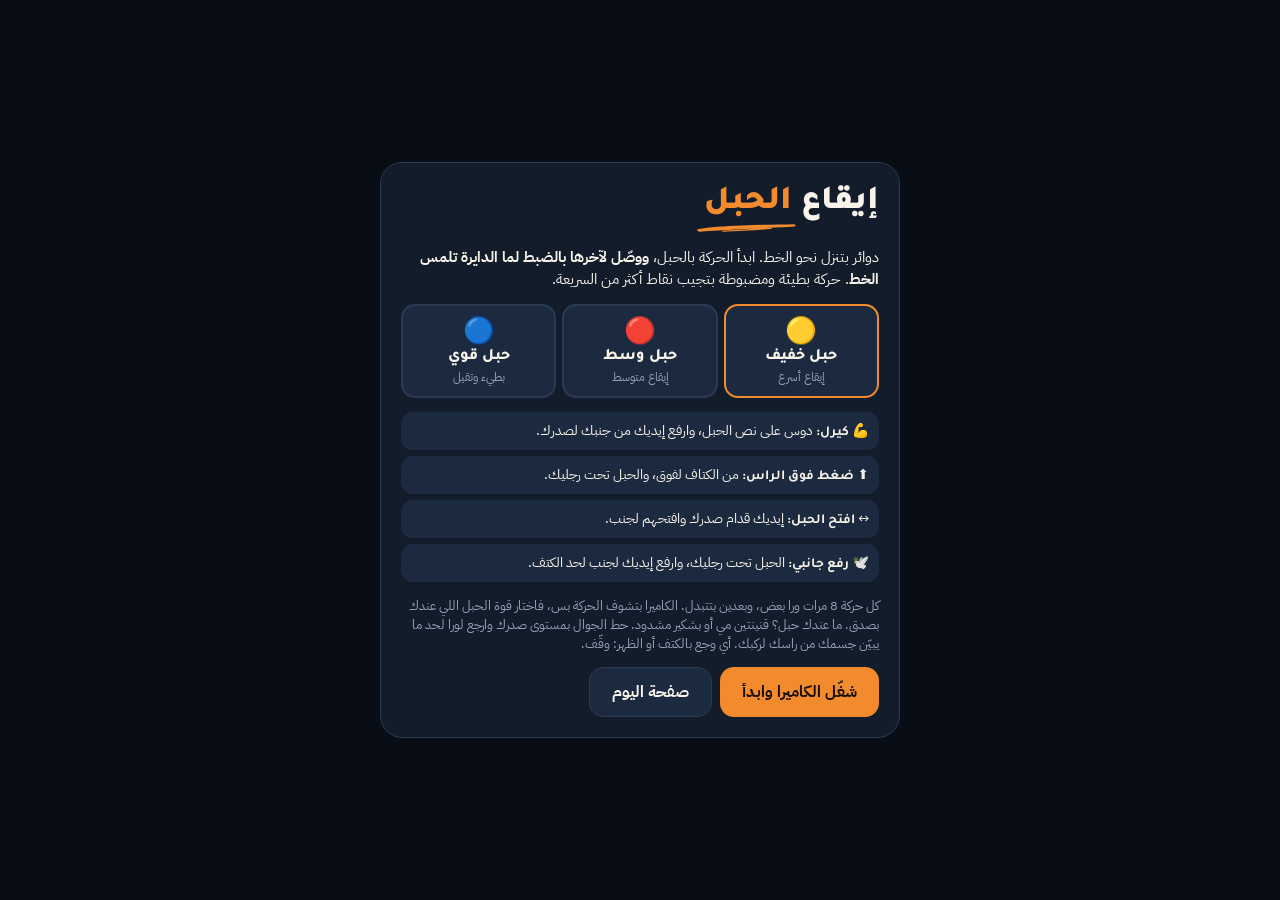
<file: rhythm.html>
<!doctype html>
<html lang="ar" dir="rtl">
<head>
<meta charset="utf-8">
<meta name="viewport" content="width=device-width,initial-scale=1,viewport-fit=cover">
<script>(function(){try{var f=function(){var p=innerHeight>=innerWidth,s=p?Math.min(screen.width,screen.height):Math.max(screen.width,screen.height),z=1;if(matchMedia("(pointer:coarse)").matches&&s>0&&innerWidth>s*1.25)z=innerWidth/s;window.__Z=z;var s=document.documentElement.style;s.zoom=z===1?"":String(z);s.webkitTextSizeAdjust=s.textSizeAdjust="100%";};f();addEventListener("resize",f);}catch(e){window.__Z=1;}})();</script>
<title>إيقاع الحبل</title>
<meta name="description" content="لعبة إيقاع بالكاميرا: دوائر بتنزل، وانت بحبل المقاومة بتوصل لآخر الحركة بنفس لحظة ما الدايرة تلمس الخط.">
<meta name="theme-color" content="#0e1520">
<link rel="icon" href="/brand/favicon.svg" type="image/svg+xml">
<link rel="apple-touch-icon" href="/brand/me-apple-touch.png">
<link rel="manifest" href="/manifest.webmanifest">
<meta name="apple-mobile-web-app-capable" content="yes">
<meta name="mobile-web-app-capable" content="yes">
<meta name="apple-mobile-web-app-title" content="بني آدم">
<script>if ("serviceWorker" in navigator) addEventListener("load", () => navigator.serviceWorker.register("/sw.js").catch(() => {}));</script>
<link rel="preconnect" href="https://fonts.googleapis.com">
<link rel="preconnect" href="https://fonts.gstatic.com" crossorigin>
<link rel="stylesheet" href="https://fonts.googleapis.com/css2?family=Tajawal:wght@700;800;900&family=IBM+Plex+Sans+Arabic:wght@400;600&display=swap">
<link rel="stylesheet" href="/css/cam.css">
</head>
<body>
<canvas id="view"></canvas>
<div class="hud" id="hud" hidden><span id="hScore">٠</span><span id="hCombo"></span><span id="hLeft">٠</span></div>
<div class="big" id="big"></div>
<div class="sub" id="sub"></div>
<div class="ov" id="ovStart">
  <div class="box">
    <h1>إيقاع <span>الحبل</span></h1>
    <p class="note" style="color:var(--fg);font-size:.92rem">دوائر بتنزل نحو الخط. ابدأ الحركة بالحبل، <b>ووصّل لآخرها بالضبط لما الدايرة تلمس الخط</b>. حركة بطيئة ومضبوطة بتجيب نقاط أكثر من السريعة.</p>
    <div class="opts" id="lvl">
      <button type="button" class="opt" data-l="light" aria-pressed="true"><span class="e">🟡</span><b>حبل خفيف</b><small>إيقاع أسرع</small></button>
      <button type="button" class="opt" data-l="mid" aria-pressed="false"><span class="e">🔴</span><b>حبل وسط</b><small>إيقاع متوسط</small></button>
      <button type="button" class="opt" data-l="strong" aria-pressed="false"><span class="e">🔵</span><b>حبل قوي</b><small>بطيء وتقيل</small></button>
    </div>
    <ul class="moves">
      <li>💪 <b>كيرل:</b> دوس على نص الحبل، وارفع إيديك من جنبك لصدرك.</li>
      <li>⬆️ <b>ضغط فوق الراس:</b> من الكتاف لفوق، والحبل تحت رجليك.</li>
      <li>↔️ <b>افتح الحبل:</b> إيديك قدام صدرك وافتحهم لجنب.</li>
      <li>🕊️ <b>رفع جانبي:</b> الحبل تحت رجليك، وارفع إيديك لجنب لحد الكتف.</li>
    </ul>
    <p class="note">كل حركة 8 مرات ورا بعض، وبعدين بتتبدل. الكاميرا بتشوف الحركة بس، فاختار قوة الحبل اللي عندك بصدق. ما عندك حبل؟ قنينتين مي أو بشكير مشدود. حط الجوال بمستوى صدرك وارجع لورا لحد ما يبيّن جسمك من راسك لركبك. أي وجع بالكتف أو الظهر: وقّف.</p>
    <p class="err" id="err" hidden></p>
    <div class="row"><button class="btn" id="go" type="button">شغّل الكاميرا وابدأ</button><a class="btn ghost" href="./">صفحة اليوم</a></div>
  </div>
</div>
<div class="ov" id="ovEnd" hidden>
  <div class="box">
    <h1>الله <span>يعطيك العافية</span></h1>
    <p class="note" id="eStars" style="font-size:1.8rem;text-align:center"></p>
    <div class="stats"><div><b id="eHits">٠</b><small>عدّة بمحلها</small></div><div><b id="ePerf">٠</b><small>ممتاز</small></div><div><b id="eCombo">٠</b><small>أطول سلسلة</small></div></div>
    <p class="note" id="eXp" style="color:var(--fg)"></p>
    <p class="note" id="eBest"></p>
    <div class="row"><button class="btn" id="again" type="button">كمان مرة</button><a class="btn ghost" href="reflex.html">ردّ فعل</a><a class="btn ghost" href="./">صفحة اليوم</a></div>
  </div>
</div>
<video id="vid" playsinline muted hidden></video>
<script src="/js/gamexp.js"></script>
<script type="module">
import { $, ar, MOVES, createCam, logPlay } from "/js/camgame.js";
const cam = createCam($("vid"), $("view")), ctx = cam.ctx;

// gap = seconds between notes, win = how far off the beat still counts, travel = seconds a circle takes to fall
const LV = {
  light: { gap: 1.9, win: 0.65, travel: 2.0 },
  mid: { gap: 2.3, win: 0.6, travel: 2.2 },
  strong: { gap: 2.7, win: 0.55, travel: 2.4 },
};
const ORDER = ["curl", "press", "apart", "lat"], PER = 8, PERFECT = 0.3;
let lvl = "light";
$("lvl").addEventListener("click", (e) => { const b = e.target.closest("[data-l]"); if (!b) return; lvl = b.dataset.l; document.querySelectorAll("[data-l]").forEach((x) => x.setAttribute("aria-pressed", String(x === b))); });

const st = { on: false };
function reset() {
  const cfg = LV[lvl], notes = []; let T = 3.5;
  ORDER.forEach((k, gi) => { if (gi) T += 2; for (let i = 0; i < PER; i++) { notes.push({ k, T, done: false }); T += cfg.gap; } });
  Object.assign(st, { on: true, phase: "calib", t: 0, notes, armed: false, score: 0, combo: 0, best: 0, perfect: 0, good: 0, miss: 0, hit: 0, flash: 0, flashC: "62,194,143", pop: null });
  cam.resetCalib();
}
const target = () => st.notes.find((n) => !n.done);
function judge(text, color) { st.pop = { text, color, t: 0 }; }

let last = performance.now();
function loop(now) {
  const dt = Math.min(0.1, (now - last) / 1000); last = now;
  const c = cam.frame();
  if (c && st.on) {
    const cfg = LV[lvl], W = cam.W, H = cam.H;
    let r = null;
    if (st.phase === "calib") {
      const s = cam.stepCalib(dt, c);
      $("big").textContent = s === "wait" ? "ارجع لورا لحد ما يبيّن جسمك" : "اثبت واقف وإيديك جنبك…"; $("sub").textContent = "";
      if (s === "done") { cam.beep(880, 0.15); st.phase = "play"; $("big").textContent = ""; }
    } else {
      st.t += dt;
      // circles that went by without a rep
      for (const n of st.notes) if (!n.done && st.t > n.T + cfg.win) { n.done = true; st.miss++; st.combo = 0; judge("فاتتك", "#e5675a"); cam.beep(160, 0.25, 0.15); }
      const tg = target();
      if (!tg) return end();
      r = cam.arms(c, tg.k);
      if (r) {
        if (r.ph === "a") st.armed = true;
        else if (r.ph === "b" && st.armed) {
          st.armed = false;
          const d = st.t - tg.T, ad = Math.abs(d);
          if (ad <= cfg.win) {
            tg.done = true; st.hit++; st.combo++; st.best = Math.max(st.best, st.combo);
            const perfect = ad <= PERFECT; perfect ? st.perfect++ : st.good++;
            st.score += (perfect ? 100 : 60) + Math.min(40, st.combo * 4);
            judge(perfect ? "ممتاز 🔥" : d < 0 ? "منيح (بدري شوي)" : "منيح (تأخرت شوي)", perfect ? "#3ec28f" : "#e8b33f");
            st.flash = 0.25; st.flashC = perfect ? "62,194,143" : "232,179,63";
            cam.beep(perfect ? 880 : 660, 0.1); cam.buzz(perfect ? 40 : 20);
          } else if (d < 0) judge("بدري! استنى الدايرة", "#94a3b8");
        }
      }
      const cur = target();
      if (cur) { $("big").textContent = MOVES[cur.k].n; $("big").style.color = "#f8f4ec"; $("sub").textContent = MOVES[cur.k].tip; }
      $("hScore").textContent = ar(st.score); $("hCombo").textContent = st.combo >= 3 ? `🔥 ${ar(st.combo)}` : "";
      $("hLeft").textContent = `${ar(st.notes.filter((n) => n.done).length)}/${ar(st.notes.length)}`;
    }
    if (st.phase === "play") drawNotes(cfg, W, H);
    if (r) cam.drawArms(r);
    if (st.flash > 0) { st.flash -= dt; ctx.fillStyle = `rgba(${st.flashC},${Math.max(0, st.flash)})`; ctx.fillRect(0, 0, W, H); }
  }
  requestAnimationFrame(loop);
}

function drawNotes(cfg, W, H) {
  const hitY = H * 0.7, topY = H * 0.16, x = W / 2;
  // the line and the ring the circles fall into
  ctx.strokeStyle = "rgba(248,244,236,.55)"; ctx.lineWidth = 3; ctx.beginPath(); ctx.moveTo(W * 0.18, hitY); ctx.lineTo(W * 0.82, hitY); ctx.stroke();
  ctx.strokeStyle = "rgba(242,138,46,.9)"; ctx.lineWidth = 4; ctx.beginPath(); ctx.arc(x, hitY, 40, 0, 7); ctx.stroke();
  ctx.textAlign = "center"; ctx.textBaseline = "middle";
  for (const n of st.notes) {
    if (n.done) continue; const ahead = n.T - st.t; if (ahead > cfg.travel) continue;
    const y = hitY - (ahead / cfg.travel) * (hitY - topY), near = Math.abs(ahead) <= cfg.win;
    ctx.fillStyle = near ? "#3ec28f" : "#1c2a40"; ctx.strokeStyle = near ? "#f8f4ec" : "#f28a2e"; ctx.lineWidth = 3;
    ctx.beginPath(); ctx.arc(x, y, 32, 0, 7); ctx.fill(); ctx.stroke();
    ctx.font = `26px system-ui, "Apple Color Emoji", "Segoe UI Emoji", sans-serif`; ctx.fillStyle = "#f8f4ec"; ctx.fillText(MOVES[n.k].icon, x, y + 2);
  }
  if (st.pop) {
    st.pop.t += 1 / 60; const a = Math.max(0, 1 - st.pop.t / 1.1);
    ctx.globalAlpha = a; ctx.fillStyle = st.pop.color; ctx.font = `900 30px Tajawal, sans-serif`; ctx.fillText(st.pop.text, x, hitY + 80 - st.pop.t * 30); ctx.globalAlpha = 1;
    if (a <= 0) st.pop = null;
  }
}
requestAnimationFrame(loop);

function end() {
  st.on = false; $("hud").hidden = true; $("big").textContent = ""; $("sub").textContent = "";
  const total = st.notes.length, acc = (st.perfect + st.good * 0.6) / total, stars = st.hit ? (acc >= 0.85 ? 3 : acc >= 0.6 ? 2 : 1) : 0;
  $("eStars").textContent = "⭐".repeat(stars) + "☆".repeat(3 - stars);
  $("eHits").textContent = `${ar(st.hit)}/${ar(total)}`; $("ePerf").textContent = ar(st.perfect); $("eCombo").textContent = ar(st.best);
  const entry = { g: "rhythm", s: st.t, reps: st.hit, score: Math.round(st.score / 100) };
  logPlay("rhythm", st.t, { reps: st.hit, score: entry.score, acc: Math.round(acc * 100), lvl });
  $("eXp").textContent = window.GameXP ? window.GameXP.gain(entry) : "";
  let best = 0; try { const k = "ba-rhythm-best-" + lvl; best = +localStorage.getItem(k) || 0; if (st.score > best) localStorage.setItem(k, st.score); } catch {}
  $("eBest").textContent = st.score > best ? `نتيجة قياسية جديدة: ${ar(st.score)} 🏆` : `نتيجتك ${ar(st.score)} · أحسن نتيجة إلك: ${ar(best)}`;
  $("ovEnd").hidden = false; cam.beep(660, 0.2); setTimeout(() => cam.beep(880, 0.3), 200);
  requestAnimationFrame(loop);
}
$("go").addEventListener("click", () => cam.boot($("go"), $("err"), () => { reset(); $("ovStart").hidden = true; $("ovEnd").hidden = true; $("hud").hidden = false; }));
$("again").addEventListener("click", () => { $("ovEnd").hidden = true; $("ovStart").hidden = false; });
</script>
</body>
</html>
</file>
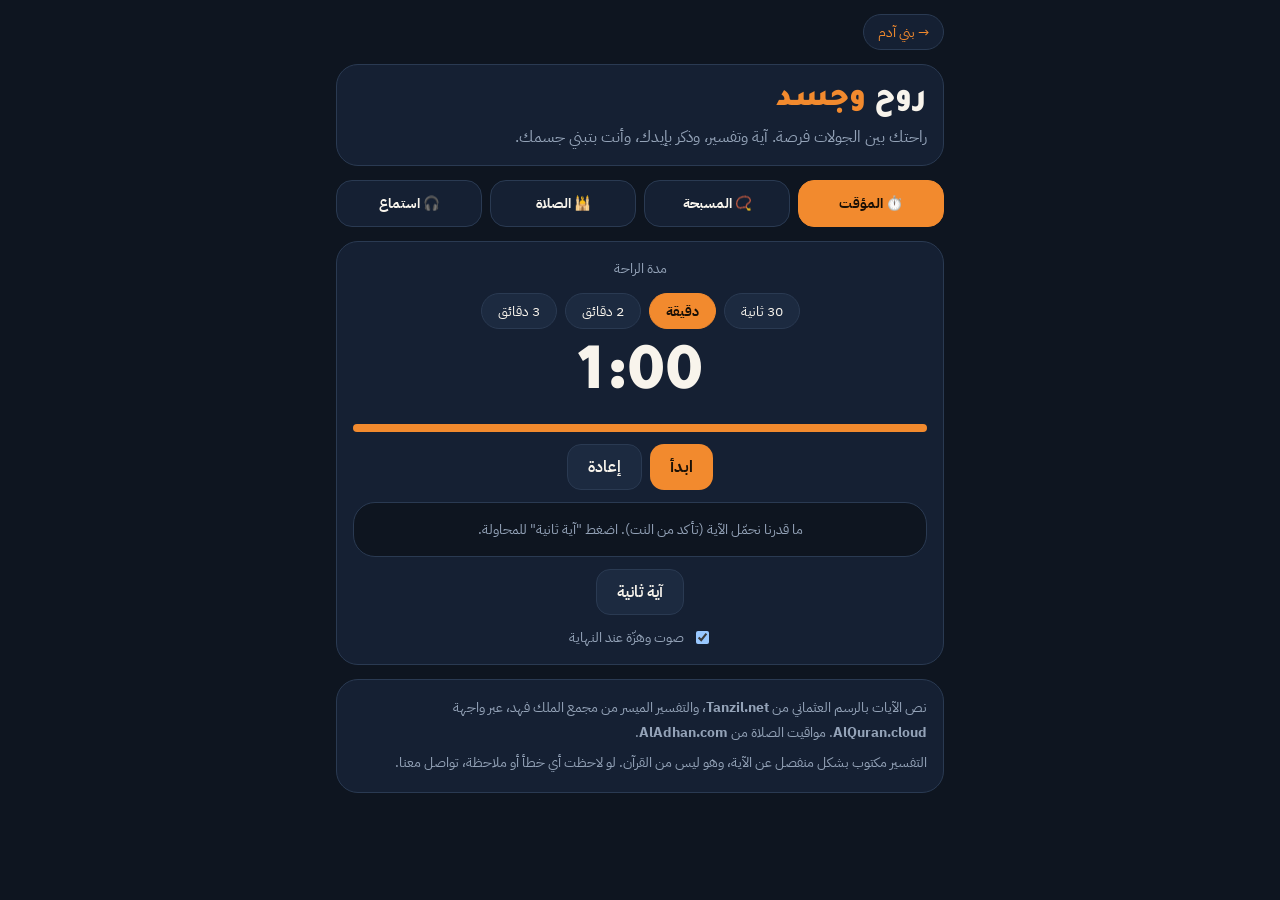
<file: ruh.html>
<!doctype html>
<html lang="ar" dir="rtl">
<head>
<meta charset="utf-8">
<meta name="viewport" content="width=device-width,initial-scale=1,viewport-fit=cover">
<style>html.fp body{position:fixed;top:0;left:0;width:100vh;height:100vw;overflow:auto;transform-origin:0 0}html.fp.a90 body{transform:rotate(-90deg) translateX(-100%)}html.fp.a270 body{transform:rotate(90deg) translateY(-100%)}</style>
<script>/* الجوال بيضل عمودي حتى لو الشاشة لفّت (بكروم ما في قفل دوران للمواقع) */(function(){try{var f=function(){var o=screen.orientation,a=o?o.angle:(window.orientation||0);a=((a%360)+360)%360;var ph=matchMedia("(pointer:coarse)").matches&&Math.min(screen.width,screen.height)<600,on=ph&&(a===90||a===270),c=document.documentElement.classList;c.toggle("fp",on);c.toggle("a90",on&&a===90);c.toggle("a270",on&&a===270);};f();if(screen.orientation)screen.orientation.addEventListener("change",f);addEventListener("orientationchange",f);}catch(e){}})();</script>
<script>(function(){try{var f=function(){var p=innerHeight>=innerWidth,s=p?Math.min(screen.width,screen.height):Math.max(screen.width,screen.height),z=1;if(matchMedia("(pointer:coarse)").matches&&s>0&&innerWidth>s*1.25)z=innerWidth/s;window.__Z=z;var s=document.documentElement.style;s.zoom=z===1?"":String(z);s.webkitTextSizeAdjust=s.textSizeAdjust="100%";};f();addEventListener("resize",f);}catch(e){window.__Z=1;}})();</script>
<title>روح وجسد — مؤقت راحة قرآني، مسبحة، مواقيت الصلاة | بني آدم</title>
<meta name="description" content="استغل وقت الراحة بين الجولات بآية وتفسير ميسّر، وعدّ أذكارك، وشوف مواقيت الصلاة واتجاه القبلة، واسمع القرآن وأنت بتتمرن.">
<meta name="theme-color" content="#0e1520">
<link rel="icon" href="/brand/favicon.svg" type="image/svg+xml">
<link rel="apple-touch-icon" href="/brand/me-apple-touch.png">
<link rel="manifest" href="/manifest.webmanifest">
<meta name="apple-mobile-web-app-capable" content="yes">
<meta name="mobile-web-app-capable" content="yes">
<meta name="apple-mobile-web-app-title" content="بني آدم">
<script>if ("serviceWorker" in navigator) addEventListener("load", () => navigator.serviceWorker.register("/sw.js").catch(() => {}));</script>
<link rel="preconnect" href="https://fonts.googleapis.com">
<link rel="preconnect" href="https://fonts.gstatic.com" crossorigin>
<link rel="stylesheet" href="https://fonts.googleapis.com/css2?family=Tajawal:wght@700;800;900&family=IBM+Plex+Sans+Arabic:wght@400;600&family=Amiri+Quran&display=swap">
<link rel="stylesheet" href="/css/sub.css">
<style>
.quran { font-family: "Amiri Quran", "Amiri", serif; font-size: 1.7rem; line-height: 2.2; text-align: center; }
.tafsir { font-size: .9rem; line-height: 1.9; color: var(--muted); border-top: 1px solid var(--line); margin-top: 12px; padding-top: 10px; }
.timer { font-family: var(--display); font-weight: 900; font-size: 4.2rem; text-align: center; font-variant-numeric: tabular-nums; line-height: 1; margin: 6px 0; }
.timer.done { color: var(--good); }
.ring { height: 8px; border-radius: 99px; background: var(--line); overflow: hidden; }
.ring i { display: block; height: 100%; background: var(--accent); width: 100%; transition: width .25s linear; }
.tasbtn { width: min(78vw, 280px); aspect-ratio: 1; border-radius: 50%; margin: 10px auto; display: grid; place-items: center; background: radial-gradient(circle at 35% 30%, #2a3f60, #152033); border: 3px solid var(--accent); color: var(--fg); cursor: pointer; font: inherit; touch-action: manipulation; -webkit-tap-highlight-color: transparent; user-select: none; -webkit-user-select: none; }
.tasbtn:active { transform: scale(.97); }
.tasbtn b { font-family: var(--display); font-size: 5rem; font-variant-numeric: tabular-nums; line-height: 1; }
.tasbtn small { color: var(--muted); }
.dhikr { text-align: center; font-family: "Amiri Quran", serif; font-size: 1.8rem; line-height: 1.8; }
.ptime { display: flex; justify-content: space-between; align-items: center; padding: 10px 14px; border-radius: 14px; background: var(--raise); border: 1px solid var(--line); }
.ptime.next { background: rgb(242 138 46 / .14); border-color: var(--accent); }
.ptime b { font-variant-numeric: tabular-nums; }
.compass { position: relative; width: 170px; height: 170px; margin: 8px auto; border-radius: 50%; border: 2px solid var(--line); background: var(--raise); }
.compass .arrow { position: absolute; inset: 0; transition: transform .2s linear; }
.compass .arrow::before { content: ""; position: absolute; left: 50%; top: 8px; transform: translateX(-50%); border: 10px solid transparent; border-bottom: 34px solid var(--accent); border-top: 0; }
.compass .arrow::after { content: "🕋"; position: absolute; left: 50%; top: 0; transform: translate(-50%, -2px); font-size: 0; }
.compass .n { position: absolute; left: 50%; bottom: 6px; transform: translateX(-50%); color: var(--muted); font-size: .7rem; }
.pad > * + * { margin-top: 12px; }
</style>
</head>
<body>
<main class="wrap">
  <div class="top"><a class="back" href="/">→ بني آدم</a></div>

  <section class="card hero">
    <h1>روح <span>وجسد</span></h1>
    <p class="muted">راحتك بين الجولات فرصة. آية وتفسير، وذكر بإيدك، وأنت بتبني جسمك.</p>
  </section>

  <div class="tabs" role="tablist" aria-label="أدوات الراحة والذكر" id="tabs">
    <button type="button" role="tab" data-t="rest" aria-selected="true">⏱️ المؤقت</button>
    <button type="button" role="tab" data-t="tas" aria-selected="false">📿 المسبحة</button>
    <button type="button" role="tab" data-t="pray" aria-selected="false">🕌 الصلاة</button>
    <button type="button" role="tab" data-t="listen" aria-selected="false">🎧 استماع</button>
  </div>

  <!-- المؤقت -->
  <section id="p-rest" class="card pad">
    <p class="muted small" style="margin:0;text-align:center">مدة الراحة</p>
    <div class="chips" id="durs" style="justify-content:center"></div>
    <div class="timer" id="clock" aria-live="off">1:00</div>
    <div class="ring" aria-hidden="true"><i id="ringI"></i></div>
    <div style="display:flex;gap:8px;justify-content:center">
      <button class="btn" id="rStart" type="button">ابدأ</button>
      <button class="btn ghost" id="rReset" type="button">إعادة</button>
    </div>
    <div class="card" style="background:var(--bg)" id="verse" aria-live="polite"><p class="muted small" style="text-align:center;margin:0">جاري تحميل آية…</p></div>
    <div style="display:flex;gap:8px;justify-content:center"><button class="btn ghost" id="rNext" type="button">آية ثانية</button></div>
    <label class="small muted" style="display:flex;gap:8px;align-items:center;justify-content:center"><input type="checkbox" id="snd" checked> صوت وهزّة عند النهاية</label>
  </section>

  <!-- المسبحة -->
  <section id="p-tas" class="card pad" hidden>
    <div class="chips" id="adhk" style="justify-content:flex-start"></div>
    <div class="dhikr" id="dtxt"></div>
    <button class="tasbtn" id="tap" type="button" aria-label="عدّ"><span><b id="cnt">0</b><br><small id="tgt"></small></span></button>
    <div class="chips" id="tgts" style="justify-content:center"></div>
    <p class="muted small" style="text-align:center;margin:0" id="rounds"></p>
    <div style="display:flex;gap:8px;justify-content:center"><button class="btn ghost" id="tReset" type="button">تصفير هالذكر</button></div>
  </section>

  <!-- الصلاة -->
  <section id="p-pray" class="card pad" hidden>
    <div style="display:flex;justify-content:space-between;align-items:center;gap:8px;flex-wrap:wrap"><h2 id="locL">عمّان</h2><button class="btn ghost" id="geo" type="button">📍 حدّد موقعي</button></div>
    <p class="muted small" id="hijri" style="margin:0"></p>
    <div id="times" style="display:grid;gap:8px"><p class="muted small">جاري التحميل…</p></div>
    <h2>اتجاه القبلة</h2>
    <p class="muted small" id="qinfo" style="margin:0"></p>
    <div class="compass" id="compass" hidden><div class="arrow" id="arrow"></div><span class="n">شمال ↑</span></div>
    <div style="display:flex;gap:8px;justify-content:center"><button class="btn ghost" id="cmp" type="button">🧭 شغّل البوصلة</button></div>
    <p class="muted small" id="cmsg" style="margin:0;text-align:center"></p>
    <p class="muted small" style="margin:0">مواقيت الصلاة: AlAdhan.com، طريقة وزارة الأوقاف الأردنية. الموقع بينطلب فقط لما تضغط الزر.</p>
  </section>

  <!-- استماع -->
  <section id="p-listen" class="card pad" hidden>
    <h2>🎧 استمع وأنت بتتمرن</h2>
    <label class="field">السورة<select id="lsurah"></select></label>
    <label class="field">القارئ<select id="lrec"></select></label>
    <div><p class="muted small" style="margin:0 0 6px">مدة التمرين (بعدها بنوقف عند نهاية الآية)</p><div class="chips" id="ltim"></div></div>
    <div class="card" style="background:var(--bg);text-align:center" id="lcur"><p class="muted small" style="margin:0">اضغط تشغيل</p></div>
    <div style="display:flex;gap:8px;justify-content:center"><button class="btn ghost" id="lprev" type="button">→ السابقة</button><button class="btn" id="lplay" type="button">▶ تشغيل</button><button class="btn ghost" id="lnext" type="button">التالية ←</button></div>
    <p class="muted small" id="lmsg" style="margin:0;text-align:center"></p>
    <audio id="aud" preload="auto"></audio>
  </section>

  <section class="card muted small" style="line-height:1.8">
    <p style="margin:0 0 6px">نص الآيات بالرسم العثماني من <b>Tanzil.net</b>، والتفسير الميسر من مجمع الملك فهد، عبر واجهة <b>AlQuran.cloud</b>. مواقيت الصلاة من <b>AlAdhan.com</b>.</p>
    <p style="margin:0">التفسير مكتوب بشكل منفصل عن الآية، وهو ليس من القرآن. لو لاحظت أي خطأ أو ملاحظة، تواصل معنا.</p>
  </section>
</main>

<script src="/js/shared.js"></script>
<script>
"use strict";
const $ = (s) => document.querySelector(s);
const ar = (n) => n.toLocaleString("ar-EG");
const API = "https://api.alquran.cloud/v1";
const store = { get(k, d) { try { const v = JSON.parse(localStorage.getItem(k)); return v ?? d; } catch { return d; } }, set(k, v) { try { localStorage.setItem(k, JSON.stringify(v)); } catch {} } };

// ---------- التبويبات ----------
const PANES = { rest: "#p-rest", tas: "#p-tas", pray: "#p-pray", listen: "#p-listen" };
$("#tabs").addEventListener("click", (e) => {
  const b = e.target.closest("[data-t]"); if (!b) return;
  document.querySelectorAll("#tabs [data-t]").forEach((x) => x.setAttribute("aria-selected", String(x === b)));
  Object.entries(PANES).forEach(([k, s]) => ($(s).hidden = k !== b.dataset.t));
  if (b.dataset.t === "pray") initPray(); if (b.dataset.t === "listen") initListen();
});
// فتح أداة معيّنة من رابط مثل /ruh#tas (من تبويب روح وجسد بالتطبيق)
{ const h = location.hash.slice(1); if (PANES[h]) setTimeout(() => { const b = document.querySelector(`#tabs [data-t="${h}"]`); b && b.click(); }, 0); }

// ---------- نص القرآن (من الواجهة، ما في شي مكتوب باليد غير أرقام الآيات) ----------
// [سورة, من آية, إلى آية]. المراجع المنتقاة بانتظار مراجعة مختص قبل النشر الواسع.
const SHORT = [[94,5,6],[2,153,153],[3,139,139],[13,28,28],[39,10,10],[65,3,3],[2,286,286],[94,7,8],[2,45,45],[2,152,152],[3,160,160],[3,173,173],[3,200,200],[8,46,46],[9,51,51],[11,112,112],[12,87,87],[14,7,7],[16,127,127],[20,25,26],[29,69,69],[33,3,3],[39,53,53],[40,60,60],[47,7,7],[64,16,16],[95,4,4]];
const LONG = [[94,1,8],[112,1,4],[113,1,5],[114,1,6],[2,285,286],[2,255,255],[59,22,24],[93,1,11],[1,1,7],[2,186,186],[20,25,28],[67,1,2],[89,27,30],[95,1,8],[103,1,3],[108,1,3],[110,1,3],[91,1,15],[97,1,5],[98,1,8],[99,1,8],[100,1,11],[101,1,11],[102,1,8],[104,1,9],[105,1,5],[106,1,4],[107,1,7],[109,1,6],[111,1,5]];
const strip = (s) => s.replace(/[ً-ٰٟۖ-ۭ]/g, "").replace(/ٱ/g, "ا");
function noBasmala(text, surah, n) {
  if (n !== 1 || surah === 1 || surah === 9) return text;
  const w = text.split(" ");
  return strip(w.slice(0, 4).join(" ")) === "بسم الله الرحمن الرحيم" ? w.slice(4).join(" ") : text;
}
const surahCache = new Map();
async function getSurah(n) {
  if (surahCache.has(n)) return surahCache.get(n);
  const saved = store.get("ba-q-" + n, null);
  if (saved) { surahCache.set(n, saved); return saved; }
  const res = await fetch(`${API}/surah/${n}/editions/quran-uthmani,ar.muyassar`);
  if (!res.ok) throw new Error("HTTP " + res.status);
  const j = await res.json();
  const q = j.data.find((e) => e.edition.identifier === "quran-uthmani"), t = j.data.find((e) => e.edition.identifier === "ar.muyassar");
  if (!q || !t) throw new Error("editions");
  const out = { name: q.name.replace(/^سُورَةُ\s*/, "").replace(/^سورة\s*/, ""), text: q.ayahs.map((a) => noBasmala(a.text, n, a.numberInSurah)), tafsir: t.ayahs.map((a) => a.text) };
  surahCache.set(n, out); store.set("ba-q-" + n, out); // النص ما بتغيّر: نحفظه على الجهاز
  return out;
}

// ---------- مؤقت الراحة ----------
const DURS = [30, 60, 120, 180];
const lab = (d) => (d < 60 ? `${d} ثانية` : d === 60 ? "دقيقة" : `${d / 60} دقائق`);
const fmt = (s) => `${Math.floor(s / 60)}:${String(s % 60).padStart(2, "0")}`;
let dur = store.get("ba-rest-dur", 60), left = dur, running = false, endAt = 0, tick = null, lock = null, audioCtx = null, vIdx = { s: Math.floor(Math.random() * SHORT.length), l: Math.floor(Math.random() * LONG.length) };
function drawDurs() { $("#durs").innerHTML = DURS.map((d) => `<button class="chip" type="button" data-d="${d}" aria-pressed="${d === dur}">${lab(d)}</button>`).join(""); }
function paint() { $("#clock").textContent = fmt(left); $("#clock").classList.toggle("done", left === 0); $("#ringI").style.width = `${dur ? (left / dur) * 100 : 0}%`; $("#rStart").textContent = running ? "إيقاف مؤقت" : left === 0 ? "ابدأ من جديد" : left < dur ? "كمّل" : "ابدأ"; }
$("#durs").addEventListener("click", (e) => { const b = e.target.closest("[data-d]"); if (!b) return; stopTimer(); dur = +b.dataset.d; store.set("ba-rest-dur", dur); left = dur; drawDurs(); paint(); showVerse(); });
async function releaseLock() { try { await lock?.release(); } catch {} lock = null; }
function stopTimer() { running = false; clearInterval(tick); releaseLock(); }
function finish() {
  stopTimer(); left = 0; paint();
  if ($("#snd").checked) {
    if (navigator.vibrate) navigator.vibrate([250, 120, 250]);
    if (audioCtx) try { [0, 0.35].forEach((o) => { const x = audioCtx.createOscillator(), g = audioCtx.createGain(); x.type = "sine"; x.frequency.value = 660; g.gain.setValueAtTime(0.0001, audioCtx.currentTime + o); g.gain.exponentialRampToValueAtTime(0.12, audioCtx.currentTime + o + 0.04); g.gain.exponentialRampToValueAtTime(0.0001, audioCtx.currentTime + o + 0.3); x.connect(g); g.connect(audioCtx.destination); x.start(audioCtx.currentTime + o); x.stop(audioCtx.currentTime + o + 0.32); }); } catch {}
  }
}
$("#rStart").addEventListener("click", async () => {
  if (running) { stopTimer(); left = Math.max(0, Math.ceil((endAt - Date.now()) / 1000)); paint(); return; }
  if (left === 0) left = dur;
  try { audioCtx = audioCtx || new (window.AudioContext || window.webkitAudioContext)(); audioCtx.resume?.(); } catch {}
  try { lock = await navigator.wakeLock?.request("screen"); } catch {}
  running = true; endAt = Date.now() + left * 1000; paint();
  tick = setInterval(() => { left = Math.max(0, Math.ceil((endAt - Date.now()) / 1000)); paint(); if (left <= 0) finish(); }, 250);
});
$("#rReset").addEventListener("click", () => { stopTimer(); left = dur; paint(); });
document.addEventListener("visibilitychange", () => { if (running && document.visibilityState === "visible" && !lock) navigator.wakeLock?.request("screen").then((l) => (lock = l)).catch(() => {}); });
async function showVerse(advance) {
  const long = dur >= 120, pool = long ? LONG : SHORT, k = long ? "l" : "s";
  if (advance) vIdx[k] = (vIdx[k] + 1) % pool.length;
  const [s, from, to] = pool[vIdx[k] % pool.length], box = $("#verse");
  box.innerHTML = `<p class="muted small" style="text-align:center;margin:0">جاري تحميل آية…</p>`;
  try {
    const d = await getSurah(s);
    const txt = [], taf = [];
    for (let a = from; a <= to; a++) { if (!d.text[a - 1]) throw new Error("ayah"); txt.push(`${d.text[a - 1]} ﴿${ar(a)}﴾`); taf.push(d.tafsir[a - 1] || ""); }
    box.innerHTML = `<p class="muted small" style="text-align:center;margin:0 0 6px">سورة ${esc(d.name)} — ${from === to ? "الآية " + ar(from) : `الآيات ${ar(from)}–${ar(to)}`}</p><p class="quran" dir="rtl">${esc(txt.join(" "))}</p><p class="tafsir">${esc(taf.join(" "))}</p>`;
  } catch { box.innerHTML = `<p class="muted small" style="text-align:center;margin:0">ما قدرنا نحمّل الآية (تأكد من النت). اضغط "آية ثانية" للمحاولة.</p>`; }
}
$("#rNext").addEventListener("click", () => showVerse(true));
drawDurs(); paint(); showVerse();

// ---------- المسبحة ----------
const ADH = [["subhan-wbhamdih", "سبحان الله وبحمده"], ["istighfar", "أستغفر الله"], ["hawqala", "لا حول ولا قوة إلا بالله"], ["subhanallah", "سبحان الله"], ["alhamdulillah", "الحمد لله"], ["allahu-akbar", "الله أكبر"], ["la-ilaha", "لا إله إلا الله"], ["subhan-azim", "سبحان الله العظيم"]];
const TG = [33, 100, 0];
const T = Object.assign({ id: ADH[0][0], counts: {}, rounds: {}, target: 33, haptic: true }, store.get("ba-tasbeeh-v1", {}));
if (!ADH.some((a) => a[0] === T.id)) T.id = ADH[0][0]; if (!TG.includes(T.target)) T.target = 33;
function drawTas() {
  const cur = ADH.find((a) => a[0] === T.id), c = T.counts[T.id] || 0;
  $("#adhk").innerHTML = ADH.map(([id, t]) => `<button class="chip" type="button" data-a="${id}" aria-pressed="${id === T.id}">${t}</button>`).join("");
  $("#dtxt").textContent = cur[1]; $("#cnt").textContent = ar(c);
  $("#tgt").textContent = T.target ? `من ${ar(T.target)}` : "بدون حد";
  $("#tgts").innerHTML = TG.map((t) => `<button class="chip" type="button" data-g="${t}" aria-pressed="${t === T.target}">${t ? ar(t) : "حرّ"}</button>`).join("");
  const r = T.rounds[T.id] || 0; $("#rounds").textContent = r ? `دورات مكتملة: ${ar(r)}` : "";
}
$("#adhk").addEventListener("click", (e) => { const b = e.target.closest("[data-a]"); if (b) { T.id = b.dataset.a; store.set("ba-tasbeeh-v1", T); drawTas(); } });
$("#tgts").addEventListener("click", (e) => { const b = e.target.closest("[data-g]"); if (b) { T.target = +b.dataset.g; store.set("ba-tasbeeh-v1", T); drawTas(); } });
$("#tap").addEventListener("click", () => {
  if (navigator.vibrate && T.haptic) navigator.vibrate(30);
  let c = (T.counts[T.id] || 0) + 1;
  if (T.target && c >= T.target) { T.rounds[T.id] = (T.rounds[T.id] || 0) + 1; c = 0; if (navigator.vibrate && T.haptic) navigator.vibrate([120, 80, 120]); }
  T.counts[T.id] = Math.min(c, 1000000); store.set("ba-tasbeeh-v1", T); drawTas();
});
$("#tReset").addEventListener("click", () => { T.counts[T.id] = 0; T.rounds[T.id] = 0; store.set("ba-tasbeeh-v1", T); drawTas(); });
drawTas();

// ---------- الصلاة والقبلة ----------
const AMMAN = { lat: 31.9539, lng: 35.9106, label: "عمّان" }, KAABA = { lat: 21.4225, lng: 39.8262 };
const PR = [["Fajr", "الفجر", 1], ["Sunrise", "الشروق", 0], ["Dhuhr", "الظهر", 1], ["Asr", "العصر", 1], ["Maghrib", "المغرب", 1], ["Isha", "العشاء", 1]];
let loc = store.get("ba-prayer-loc", AMMAN), pData = null, pInit = false, pTick = null;
const hm = (t) => { const [h, m] = t.slice(0, 5).split(":").map(Number); return h * 60 + m; };
const to12 = (t) => { const [h, m] = t.slice(0, 5).split(":").map(Number); return `${ar(h % 12 === 0 ? 12 : h % 12)}:${ar(m).padStart(2, "٠")} ${h >= 12 ? "م" : "ص"}`; };
function qibla(lat, lng) { const r = Math.PI / 180, d = (KAABA.lng - lng) * r, y = Math.sin(d) * Math.cos(KAABA.lat * r), x = Math.cos(lat * r) * Math.sin(KAABA.lat * r) - Math.sin(lat * r) * Math.cos(KAABA.lat * r) * Math.cos(d); return ((Math.atan2(y, x) / r) + 360) % 360; }
const nowIn = (tz) => { try { const p = new Intl.DateTimeFormat("en-GB", { timeZone: tz, hour: "2-digit", minute: "2-digit", hour12: false }).formatToParts(new Date()); return (Number(p.find((x) => x.type === "hour").value) % 24) * 60 + Number(p.find((x) => x.type === "minute").value); } catch { const d = new Date(); return d.getHours() * 60 + d.getMinutes(); } };
async function loadPrayer() {
  const d = new Date(), day = `${String(d.getDate()).padStart(2, "0")}-${String(d.getMonth() + 1).padStart(2, "0")}-${d.getFullYear()}`, key = `${loc.lat.toFixed(3)},${loc.lng.toFixed(3)},${day}`;
  $("#locL").textContent = loc.label;
  const cached = store.get("ba-prayer-day", null);
  if (cached && cached.key === key) pData = cached; else {
    $("#times").innerHTML = `<p class="muted small">جاري التحميل…</p>`;
    try {
      const r = await fetch(`https://api.aladhan.com/v1/timings/${day}?latitude=${loc.lat}&longitude=${loc.lng}&method=23`); if (!r.ok) throw new Error();
      const j = (await r.json()).data; pData = { key, timings: j.timings, hijri: `${j.date.hijri.day} ${j.date.hijri.month.ar} ${j.date.hijri.year} هـ`, tz: j.meta.timezone }; store.set("ba-prayer-day", pData);
    } catch { pData = null; $("#times").innerHTML = `<p class="muted small">ما قدرنا نحمّل المواقيت (تأكد من النت).</p>`; }
  }
  const q = qibla(loc.lat, loc.lng); $("#qinfo").textContent = `القبلة ${ar(Math.round(q))}° من الشمال (باتجاه عقارب الساعة).`; $("#qinfo").dataset.q = q;
  drawPrayer();
}
function drawPrayer() {
  if (!pData) return;
  $("#hijri").textContent = pData.hijri;
  const now = nowIn(pData.tz), list = PR.map(([k, n, p]) => ({ k, n, p, t: pData.timings[k], m: hm(pData.timings[k]) }));
  const nx = list.find((x) => x.p && x.m > now), nxi = nx ? list.indexOf(nx) : 0, nxt = nx || list[0];
  const diff = nx ? nx.m - now : 24 * 60 - now + list[0].m;
  $("#times").innerHTML = list.map((x, i) => `<div class="ptime ${i === nxi && x.p ? "next" : ""}"><span>${x.n}${i === nxi && x.p ? ` <span class="muted small">— بعد ${diff >= 60 ? ar(Math.floor(diff / 60)) + " س و" : ""}${ar(diff % 60)} د</span>` : ""}</span><b>${to12(x.t)}</b></div>`).join("");
}
function initPray() { if (!pInit) { pInit = true; loadPrayer(); pTick = setInterval(drawPrayer, 30000); } }
$("#geo").addEventListener("click", () => {
  if (!navigator.geolocation) { $("#cmsg").textContent = "جوالك ما بيدعم تحديد الموقع."; return; }
  $("#geo").disabled = true;
  navigator.geolocation.getCurrentPosition((p) => { loc = { lat: p.coords.latitude, lng: p.coords.longitude, label: "موقعك الحالي" }; store.set("ba-prayer-loc", loc); $("#geo").disabled = false; loadPrayer(); },
    () => { $("#geo").disabled = false; $("#cmsg").textContent = "ما قدرنا نحدّد موقعك. بنستخدم عمّان."; }, { timeout: 10000, maximumAge: 600000 });
});
let cmpOn = false;
function onOri(e) {
  const h = e.webkitCompassHeading != null ? e.webkitCompassHeading : e.absolute && e.alpha != null ? 360 - e.alpha : null; if (h == null) return;
  $("#arrow").style.transform = `rotate(${(Number($("#qinfo").dataset.q) - h + 360) % 360}deg)`;
}
$("#cmp").addEventListener("click", async () => {
  if (cmpOn) return;
  try {
    if (typeof DeviceOrientationEvent !== "undefined" && DeviceOrientationEvent.requestPermission) { if ((await DeviceOrientationEvent.requestPermission()) !== "granted") { $("#cmsg").textContent = "ما انعطت صلاحية البوصلة."; return; } }
    addEventListener("deviceorientationabsolute", onOri, true); addEventListener("deviceorientation", onOri, true);
    cmpOn = true; $("#compass").hidden = false; $("#cmsg").textContent = "وجّه الجوال أفقياً: السهم بيشاور على القبلة. ابعد عن المعادن والمغناطيس."; $("#arrow").style.transform = `rotate(${$("#qinfo").dataset.q}deg)`;
  } catch { $("#cmsg").textContent = "البوصلة مش متوفرة على هالجهاز."; }
});

// ---------- استماع ----------
const REC = [["ar.alafasy", "مشاري العفاسي"], ["ar.husary", "محمود الحصري"], ["ar.abdulsamad", "عبدالباسط عبدالصمد"], ["ar.abdurrahmaansudais", "عبدالرحمن السديس"], ["ar.saoodshuraym", "سعود الشريم"], ["ar.mahermuaiqly", "ماهر المعيقلي"], ["ar.hudhaify", "علي الحذيفي"], ["ar.muhammadayyoub", "محمد أيوب"], ["ar.muhammadjibreel", "محمد جبريل"], ["ar.abdullahbasfar", "عبدالله بصفر"], ["ar.shaatree", "أبو بكر الشاطري"], ["ar.ahmedajamy", "أحمد العجمي"], ["ar.hanirifai", "هاني الرفاعي"], ["ar.aymanswoaid", "أيمن سويد"]];
const LT = [15, 30, 45, 0];
const L = Object.assign({ surah: 18, reciter: REC[0][0], timer: 30 }, store.get("ba-listen-v1", {}));
if (!REC.some((r) => r[0] === L.reciter)) L.reciter = REC[0][0]; if (!LT.includes(L.timer)) L.timer = 30; if (!(L.surah >= 1 && L.surah <= 114)) L.surah = 18;
let lInit = false, lList = [], lIdx = 0, lPlaying = false, lEnd = 0, lSurahNames = [], lPre = null;
const aud = $("#aud");
function lSave() { store.set("ba-listen-v1", L); }
function drawListen() {
  $("#lsurah").innerHTML = (lSurahNames.length ? lSurahNames : Array.from({ length: 114 }, (_, i) => `سورة ${i + 1}`)).map((n, i) => `<option value="${i + 1}" ${i + 1 === L.surah ? "selected" : ""}>${ar(i + 1)}. ${esc(n)}</option>`).join("");
  $("#lrec").innerHTML = REC.map(([id, n]) => `<option value="${id}" ${id === L.reciter ? "selected" : ""}>${n}</option>`).join("");
  $("#ltim").innerHTML = LT.map((t) => `<button class="chip" type="button" data-t="${t}" aria-pressed="${t === L.timer}">${t ? ar(t) + " دقيقة" : "بدون توقف"}</button>`).join("");
}
async function fetchList(s, r) { const res = await fetch(`${API}/surah/${s}/${r}`); if (!res.ok) throw new Error(); const l = (await res.json()).data.ayahs; if (!l || !l.length) throw new Error(); return l; }
function prefetch() { const key = `${L.surah}|${L.reciter}`; fetchList(L.surah, L.reciter).then((l) => { lPre = { key, l }; }).catch(() => { lPre = null; }); }
function initListen() {
  if (lInit) return; lInit = true; drawListen();
  fetch(`${API}/surah`).then((r) => r.json()).then((j) => { if (Array.isArray(j.data) && j.data.length === 114) { lSurahNames = j.data.map((s) => s.name); drawListen(); } }).catch(() => {});
  prefetch();
}
$("#lsurah").addEventListener("change", (e) => { L.surah = +e.target.value; lSave(); lStop(); prefetch(); });
$("#lrec").addEventListener("change", (e) => { L.reciter = e.target.value; lSave(); lStop(); prefetch(); });
$("#ltim").addEventListener("click", (e) => { const b = e.target.closest("[data-t]"); if (b) { L.timer = +b.dataset.t; lSave(); drawListen(); } });
function lShow() { const a = lList[lIdx]; $("#lcur").innerHTML = a ? `<p class="muted small" style="margin:0">آية ${ar(a.numberInSurah)} من ${ar(lList.length)}</p><p class="quran" dir="rtl">${esc(noBasmala(a.text, L.surah, a.numberInSurah))}</p>` : `<p class="muted small" style="margin:0">اضغط تشغيل</p>`; $("#lplay").textContent = lPlaying ? "⏸ إيقاف" : "▶ تشغيل"; }
function lPlayAt(i) { if (i < 0 || i >= lList.length) { lStop(); return; } lIdx = i; aud.src = lList[i].audio; aud.play().catch(() => { $("#lmsg").textContent = "ما انشغّل الصوت. جرّب مرة ثانية."; lPlaying = false; lShow(); }); lPlaying = true; lShow(); }
function lStop() { aud.pause(); lPlaying = false; lShow(); }
aud.addEventListener("ended", () => { if (L.timer && Date.now() >= lEnd) { lPlaying = false; $("#lmsg").textContent = "خلصت مدة التمرين. تقبّل الله."; lShow(); return; } lPlayAt(lIdx + 1); });
$("#lplay").addEventListener("click", async () => {
  $("#lmsg").textContent = "";
  if (lPlaying) { lStop(); return; }
  if (lList.length && aud.src && lList[lIdx] && lList._k === `${L.surah}|${L.reciter}`) { lEnd = Date.now() + L.timer * 60000; aud.play().catch(() => {}); lPlaying = true; lShow(); return; }
  const key = `${L.surah}|${L.reciter}`;
  try {
    const l = lPre && lPre.key === key ? lPre.l : await fetchList(L.surah, L.reciter);
    lList = l; lList._k = key; lEnd = Date.now() + L.timer * 60000; lPlayAt(0);
  } catch { $("#lmsg").textContent = "ما قدرنا نحمّل التلاوة (تأكد من النت)."; }
});
$("#lnext").addEventListener("click", () => { if (lList.length) lPlayAt(Math.min(lIdx + 1, lList.length - 1)); });
$("#lprev").addEventListener("click", () => { if (lList.length) lPlayAt(Math.max(lIdx - 1, 0)); });
</script>
</body>
</html>
</file>
<file: css/cam.css>
/* Shared look for the camera games: mirrored camera full screen, overlay boxes, HUD. Brand "مشروع بني آدم". */
html { -webkit-text-size-adjust: 100%; text-size-adjust: 100%; }
/* Brand "مشروع بني آدم". Ring-Fit style battle: every clean rep with the band hits the monster; squat and hold to block its attack. */
:root { --bg: #0e1520; --panel: rgb(14 21 32 / .86); --raise: #1c2a40; --line: #2a3a52; --fg: #f8f4ec; --muted: #94a3b8; --accent: #f28a2e; --good: #3ec28f; --bad: #e5675a;
  --display: "Tajawal", "IBM Plex Sans Arabic", system-ui, sans-serif; --body: "IBM Plex Sans Arabic", Tahoma, system-ui, sans-serif; color-scheme: dark;
  --swash: url("data:image/svg+xml,%3Csvg xmlns='http://www.w3.org/2000/svg' viewBox='0 0 200 30' preserveAspectRatio='none'%3E%3Cpath d='M196 4c3 0 4 6 1 8-26 3-70 6-108 9-32 3-58 5-80 8-6 1-9-6-4-9 20-6 52-10 86-12 36-2 72-3 105-4zM150 16c-30 3-62 6-96 10-3 0-3 3 0 3 34-2 66-5 96-9 2 0 2-4 0-4z' fill='%23F28A2E'/%3E%3C/svg%3E"); }
* { box-sizing: border-box; }
[hidden] { display: none !important; }
html, body { margin: 0; height: 100%; background: var(--bg); color: var(--fg); font-family: var(--body); overflow: hidden; }
canvas#view { position: fixed; inset: 0; width: 100%; height: 100%; display: block; }
.ov { position: fixed; inset: 0; display: grid; place-items: center; background: rgb(8 12 20 / .86); padding: max(16px, env(safe-area-inset-top, 0px)) max(16px, env(safe-area-inset-right, 0px)) max(16px, env(safe-area-inset-bottom, 0px)) max(16px, env(safe-area-inset-left, 0px)); overflow-y: auto; z-index: 5; }
.box { width: min(520px, 100%); background: #131c2b; border: 1px solid var(--line); border-radius: 22px; padding: 20px; display: grid; gap: 14px; }
h1 { font-family: var(--display); font-weight: 900; font-size: 2.1rem; margin: 0; }
h1 span { color: var(--accent); position: relative; display: inline-block; padding-bottom: 8px; }
h1 span::after { content: ""; position: absolute; inset: auto -4px 0 -8px; height: 9px; background: var(--swash) no-repeat center / 100% 100%; }
.note { font-size: .8rem; color: var(--muted); margin: 0; }
.err { color: var(--bad); font-size: .88rem; margin: 0; }
.row { display: flex; gap: 8px; flex-wrap: wrap; }
.btn { background: var(--accent); color: #1a0f04; border: 0; border-radius: 14px; padding: 12px 22px; font: inherit; font-weight: 700; cursor: pointer; text-decoration: none; }
.btn.ghost { background: var(--raise); color: var(--fg); border: 1px solid var(--line); }
.opts { display: grid; grid-template-columns: repeat(3, 1fr); gap: 6px; }
.opt { background: var(--raise); border: 2px solid var(--line); border-radius: 14px; padding: 10px 6px; color: var(--fg); font: inherit; display: grid; gap: 2px; text-align: center; cursor: pointer; }
.opt b { font-family: var(--display); font-weight: 800; } .opt small { color: var(--muted); font-size: .72rem; }
.opt .e { font-size: 1.6rem; line-height: 1.2; }
.opt[aria-pressed="true"] { border-color: var(--accent); }
.moves { display: grid; gap: 6px; margin: 0; padding: 0; list-style: none; font-size: .86rem; }
.moves li { background: var(--raise); border-radius: 12px; padding: 8px 10px; }
.moves b { font-family: var(--display); }
.hud { position: fixed; top: calc(10px + env(safe-area-inset-top, 0px)); left: 12px; right: 12px; display: flex; justify-content: space-between; align-items: center; gap: 8px; z-index: 2; pointer-events: none; }
.hud span { background: var(--panel); border-radius: 14px; padding: 8px 12px; font-family: var(--display); font-weight: 800; font-size: 1.1rem; font-variant-numeric: tabular-nums; }
.big { position: fixed; left: 0; right: 0; top: 46%; text-align: center; font-family: var(--display); font-weight: 900; font-size: 2.3rem; text-shadow: 0 3px 18px #000c; z-index: 2; pointer-events: none; padding: 0 12px; }
.sub { position: fixed; left: 0; right: 0; top: calc(46% + 3.2rem); text-align: center; font-family: var(--display); font-weight: 800; font-size: 1.2rem; color: var(--muted); text-shadow: 0 2px 10px #000c; z-index: 2; pointer-events: none; }
.panda { position: fixed; bottom: calc(14px + env(safe-area-inset-bottom, 0px)); right: 12px; left: 12px; display: flex; align-items: center; gap: 10px; z-index: 2; pointer-events: none; }
.panda .face { font-size: 2.4rem; filter: drop-shadow(0 2px 6px #000a); }
.panda .say { background: var(--panel); border: 1px solid var(--line); border-radius: 16px 16px 4px 16px; padding: 8px 12px; font-weight: 600; font-size: .95rem; max-width: 80%; }
.stats { display: grid; grid-template-columns: repeat(3, 1fr); gap: 6px; }
.stats div { background: var(--raise); border-radius: 14px; padding: 10px 6px; text-align: center; display: grid; } .stats b { font-family: var(--display); font-size: 1.5rem; font-weight: 900; } .stats small { color: var(--muted); font-size: .75rem; }
a { color: var(--accent); }
:focus-visible { outline: 2px solid var(--accent); outline-offset: 2px; }
</file>
<file: css/sub.css>
html { -webkit-text-size-adjust: 100%; text-size-adjust: 100%; }
:root { --bg: #0e1520; --surface: #152033; --raise: #1c2a40; --line: #2a3a52; --fg: #f8f4ec; --muted: #94a3b8; --accent: #f28a2e; --good: #3ec28f; --bad: #e5675a;
  --display: "Tajawal", "IBM Plex Sans Arabic", system-ui, sans-serif; --body: "IBM Plex Sans Arabic", Tahoma, system-ui, sans-serif; color-scheme: dark; }
* { box-sizing: border-box; }
[hidden] { display: none !important; }
body { margin: 0; background: var(--bg); color: var(--fg); font-family: var(--body); padding-top: env(safe-area-inset-top, 0px); padding-bottom: env(safe-area-inset-bottom, 0px); }
.wrap { max-width: 640px; margin: 0 auto; padding: 14px 16px 48px; display: grid; gap: 14px; }
a { color: var(--accent); }
.top { display: flex; justify-content: space-between; align-items: center; gap: 10px; }
.back { text-decoration: none; font-size: .9rem; background: var(--surface); border: 1px solid var(--line); border-radius: 999px; padding: 6px 14px; }
h1 { font-family: var(--display); font-weight: 900; font-size: 2rem; margin: 0; }
h1 span { color: var(--accent); }
h2 { font-family: var(--display); font-weight: 800; font-size: 1.1rem; margin: 0; }
.muted { color: var(--muted); }
.small { font-size: .85rem; }
.card { background: var(--surface); border: 1px solid var(--line); border-radius: 22px; padding: 16px; }
.hero p { margin: 6px 0 0; }
.steps { display: flex; flex-wrap: wrap; gap: 8px; margin-top: 12px; }
.steps span { background: var(--bg); border: 1px solid var(--line); border-radius: 999px; padding: 4px 12px; font-size: .85rem; }
.tools { display: grid; grid-template-columns: repeat(3, 1fr); gap: 8px; margin-top: 10px; }
.tool { display: grid; gap: 2px; justify-items: center; background: var(--raise); border: 1px solid var(--line); border-radius: 16px; padding: 10px 4px; color: var(--fg); font: inherit; font-size: .82rem; cursor: pointer; }
.tool .e { font-size: 1.6rem; }
.tool small { color: var(--muted); font-size: .7rem; }
.tool[aria-pressed="true"] { background: var(--accent); color: #1a1006; border-color: var(--accent); font-weight: 700; }
.tool[aria-pressed="true"] small { color: #1a1006; opacity: .7; }
.seg { display: flex; justify-content: center; gap: 8px; margin-bottom: 10px; }
.seg button, .chip { background: var(--raise); border: 1px solid var(--line); border-radius: 999px; padding: 6px 16px; color: var(--fg); font: inherit; font-size: .9rem; cursor: pointer; }
.seg button[aria-pressed="true"], .chip[aria-pressed="true"] { background: var(--accent); color: #1a1006; border-color: var(--accent); font-weight: 700; }
.chips { display: flex; gap: 8px; overflow-x: auto; padding: 2px 0 4px; margin-top: 10px; scrollbar-width: none; }
.chip { white-space: nowrap; }
.map svg { display: block; margin: 0 auto; height: min(420px, 62vh); width: auto; max-width: 100%; border-radius: 18px; background: #101011; touch-action: manipulation; user-select: none; -webkit-user-select: none; }
.map path { fill: transparent; stroke: transparent; stroke-width: 2; stroke-linejoin: round; cursor: pointer; outline: none; transition: fill .15s; -webkit-tap-highlight-color: transparent; }
.map path.on { fill: rgb(242 138 46 / .55); stroke: var(--accent); stroke-width: 3; }
.map .cap { text-align: center; margin: 8px 0 0; min-height: 1.4em; }
.go { display: flex; flex-wrap: wrap; align-items: center; justify-content: space-between; gap: 10px; background: rgb(242 138 46 / .1); border: 1px solid rgb(242 138 46 / .35); border-radius: 18px; padding: 14px; }
.go b { display: block; font-family: var(--display); font-size: 1.05rem; }
.btn { background: var(--accent); color: #1a1006; border: 0; border-radius: 14px; padding: 10px 20px; font: inherit; font-weight: 800; cursor: pointer; }
.btn.ghost { background: var(--raise); color: var(--fg); border: 1px solid var(--line); font-weight: 600; }
.btn:disabled { opacity: .4; cursor: not-allowed; }
.grid { display: grid; grid-template-columns: repeat(2, 1fr); gap: 10px; }
.wk { position: relative; aspect-ratio: 4 / 5; border-radius: 18px; overflow: hidden; border: 1px solid var(--line); background: linear-gradient(160deg, #1f3a5f, #0e1520); padding: 0; color: #fff; text-align: start; font: inherit; cursor: pointer; }
.wk img { position: absolute; inset: 0; width: 100%; height: 100%; object-fit: cover; }
.wk .ic { position: absolute; inset: 0; display: grid; place-items: center; font-size: 3.4rem; opacity: .5; }
.wk::after { content: ""; position: absolute; inset: 0; background: linear-gradient(to top, rgb(0 0 0 / .88), rgb(0 0 0 / .1) 60%); }
.wk .t { position: absolute; inset-inline: 0; bottom: 0; padding: 10px; z-index: 1; font-weight: 700; font-size: .92rem; line-height: 1.35; }
.wk .t i { display: flex; flex-wrap: wrap; gap: 4px; font-style: normal; font-weight: 400; font-size: .7rem; margin-top: 4px; }
.wk .t i em { font-style: normal; background: rgb(255 255 255 / .18); border-radius: 999px; padding: 1px 8px; }
.empty { text-align: center; padding: 28px 16px; }
.empty .big { font-size: 2.4rem; }
.player .bar { display: flex; gap: 4px; margin: 10px 0 14px; }
.player .bar span { flex: 1; height: 6px; border-radius: 99px; background: var(--line); }
.player .bar span.d { background: var(--accent); }
.player .bar span.c { background: rgb(242 138 46 / .5); }
.vid { position: relative; width: min(100%, 260px); margin: 0 auto; aspect-ratio: 9 / 16; border-radius: 22px; overflow: hidden; background: #000; border: 1px solid var(--line); }
.vid iframe { position: absolute; inset: 0; width: 100%; height: 100%; border: 0; }
.vid button { position: absolute; inset: 0; width: 100%; border: 0; background: linear-gradient(160deg, #1f3a5f, #0e1520); color: #fff; display: grid; place-items: center; cursor: pointer; padding: 0; }
.vid button img { position: absolute; inset: 0; width: 100%; height: 100%; object-fit: cover; }
.vid button .pl { position: relative; width: 64px; height: 64px; border-radius: 50%; background: var(--accent); color: #1a1006; display: grid; place-items: center; font-size: 1.6rem; }
.tags { display: flex; flex-wrap: wrap; gap: 6px; margin: 8px 0; font-size: .78rem; }
.tags span { background: var(--raise); border: 1px solid var(--line); border-radius: 999px; padding: 2px 10px; }
.tags span.a { background: var(--accent); color: #1a1006; border-color: var(--accent); font-weight: 700; }
ol.st { padding: 0; margin: 10px 0; list-style: none; display: grid; gap: 6px; font-size: .92rem; }
ol.st li { display: flex; gap: 8px; }
ol.st li b { flex: none; width: 22px; height: 22px; border-radius: 50%; background: var(--raise); display: grid; place-items: center; font-size: .75rem; }
.warn { background: rgb(229 103 90 / .1); border: 1px solid rgb(229 103 90 / .35); color: #f3b9b3; border-radius: 12px; padding: 8px 12px; font-size: .85rem; margin: 10px 0; }
.nav { display: flex; flex-wrap: wrap; gap: 8px; margin-top: 12px; }
.note { font-size: .78rem; }
/* tabs + forms + misc shared by the other sub-pages */
.tabs { display: flex; gap: 8px; }
.tabs button { flex: 1; background: var(--surface); border: 1px solid var(--line); border-radius: 16px; padding: 12px 4px; color: var(--fg); font: inherit; font-weight: 700; font-size: .85rem; cursor: pointer; }
.tabs button[aria-selected="true"] { background: var(--accent); color: #1a1006; border-color: var(--accent); }
.field { display: grid; gap: 4px; font-size: .85rem; color: var(--muted); }
.field input, .field select { background: var(--bg); color: var(--fg); border: 1px solid var(--line); border-radius: 12px; padding: 10px 12px; font: inherit; font-size: 1rem; width: 100%; }
.field input:focus, .field select:focus { outline: 2px solid var(--accent); outline-offset: 1px; }
.row2 { display: grid; grid-template-columns: 1fr 1fr; gap: 10px; }
.kv { display: grid; grid-template-columns: repeat(3, 1fr); gap: 8px; }
.kv div { background: var(--raise); border: 1px solid var(--line); border-radius: 14px; padding: 10px 6px; text-align: center; }
.kv b { display: block; font-family: var(--display); font-size: 1.3rem; font-variant-numeric: tabular-nums; }
.kv span { font-size: .72rem; color: var(--muted); }
.kv .main { grid-column: 1 / -1; background: rgb(242 138 46 / .12); border-color: rgb(242 138 46 / .4); }
.kv .main b { font-size: 2.2rem; color: var(--accent); }
.back2 { background: none; border: 0; color: var(--accent); font: inherit; cursor: pointer; padding: 0; }
.body-txt { white-space: pre-wrap; line-height: 1.8; font-size: .95rem; }
/* keep scrolling chip rows inside the screen: grid children may shrink below their content */
.wrap, #listView, #mainView { grid-template-columns: minmax(0, 1fr); }
.wrap > *, #listView > *, #mainView > * { min-width: 0; max-width: 100%; }
.chips { max-width: 100%; }
</file>
